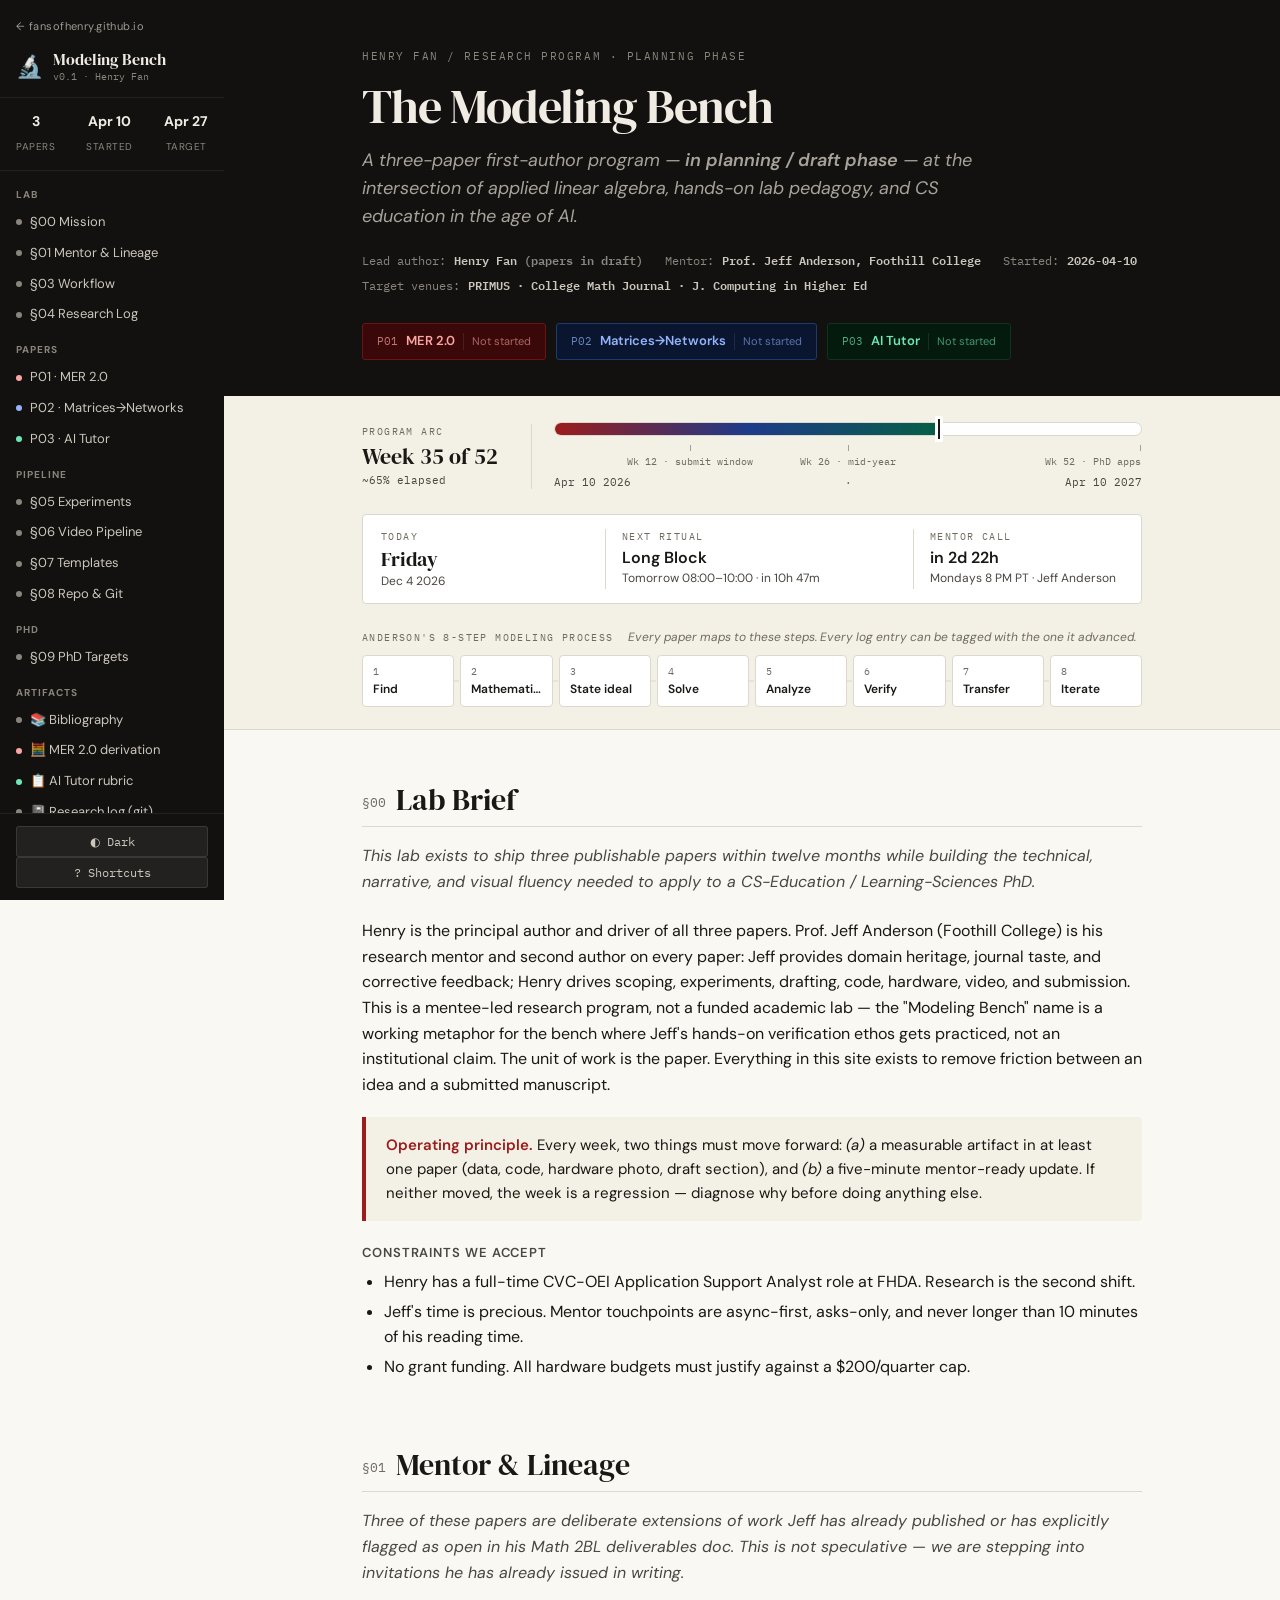
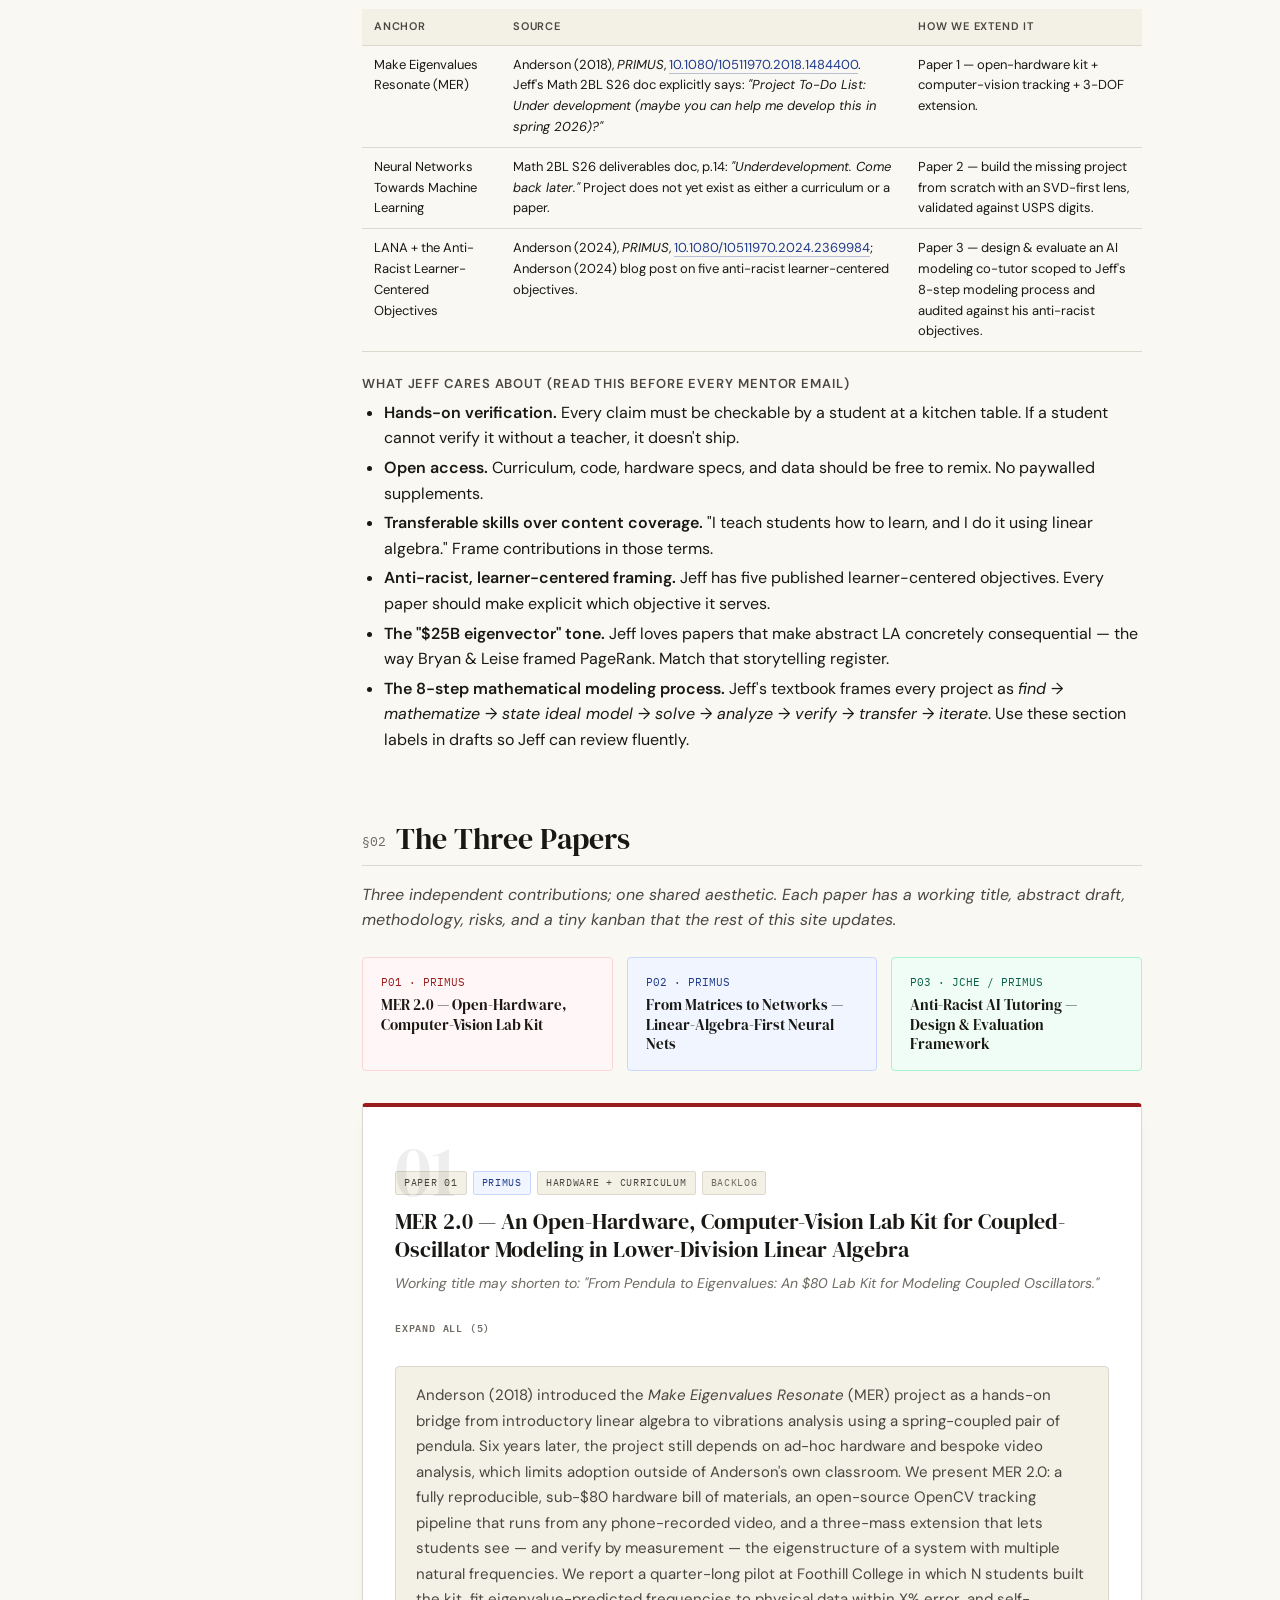
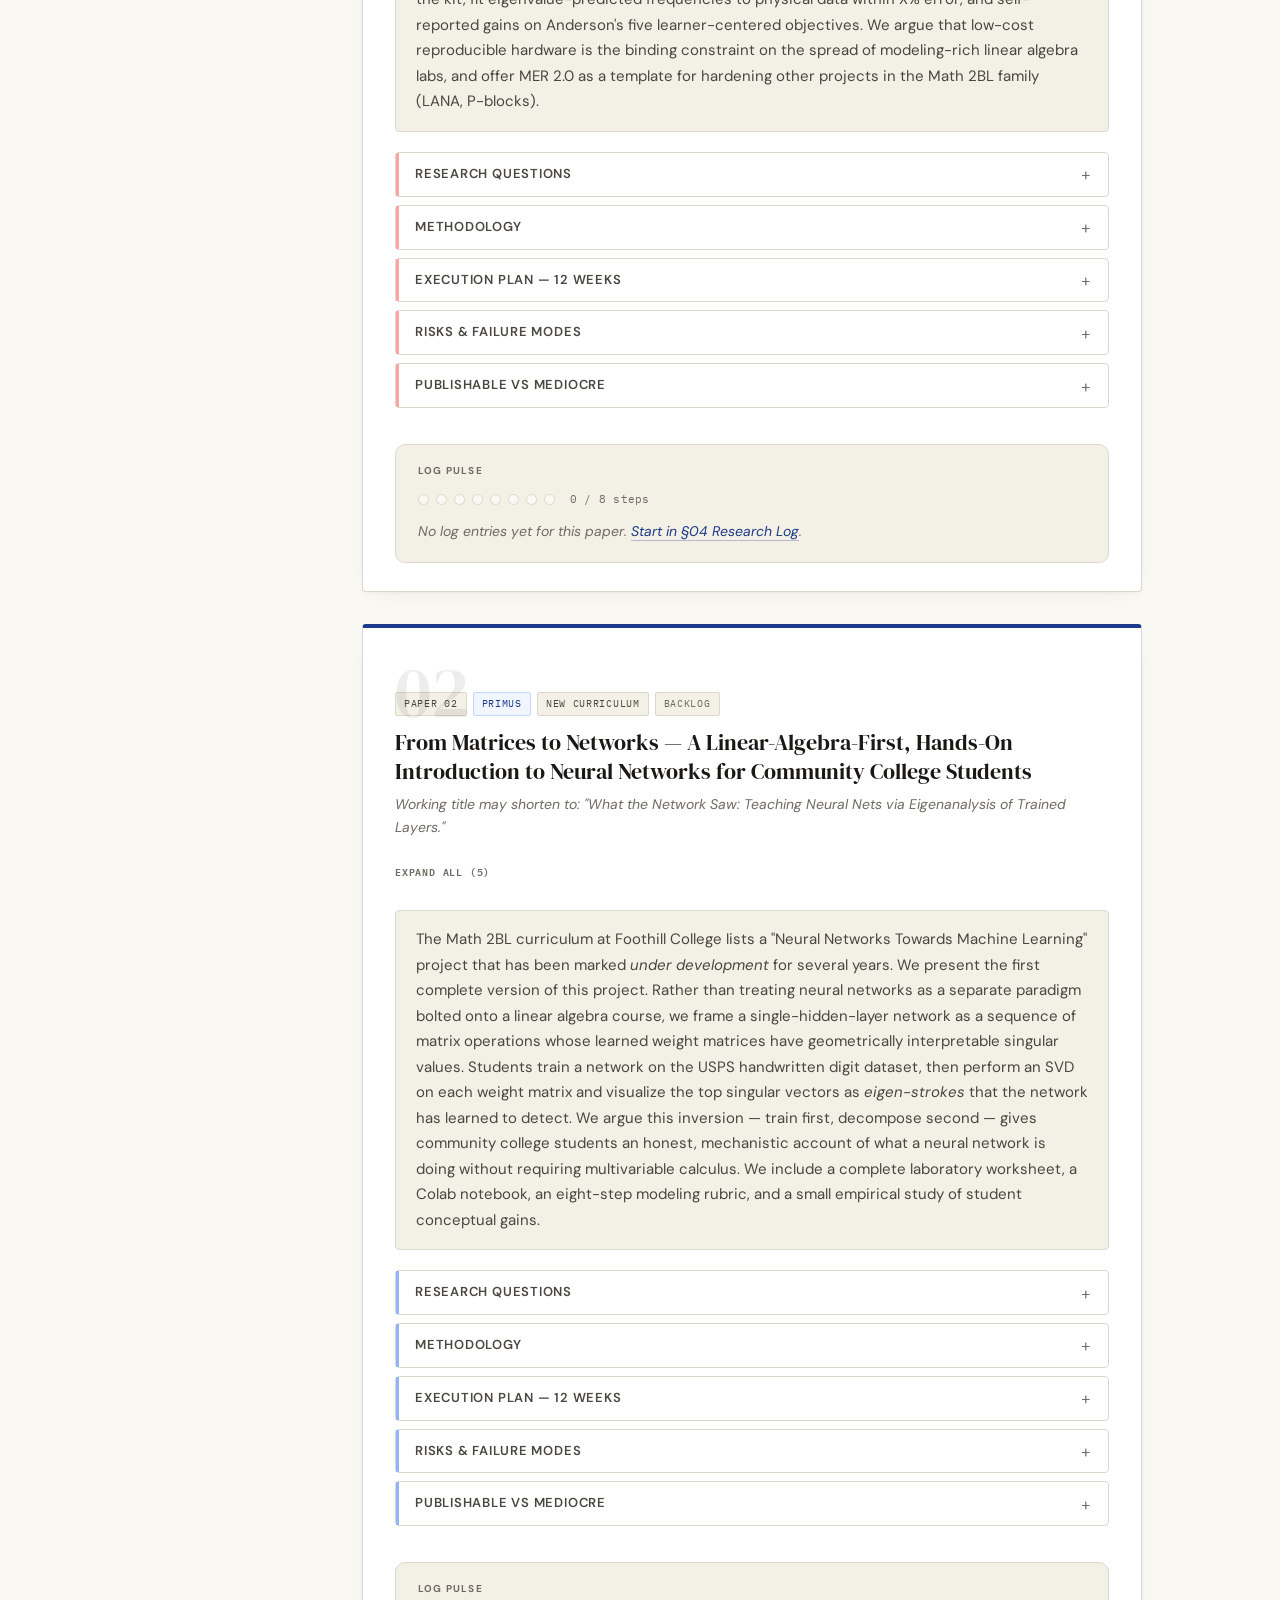
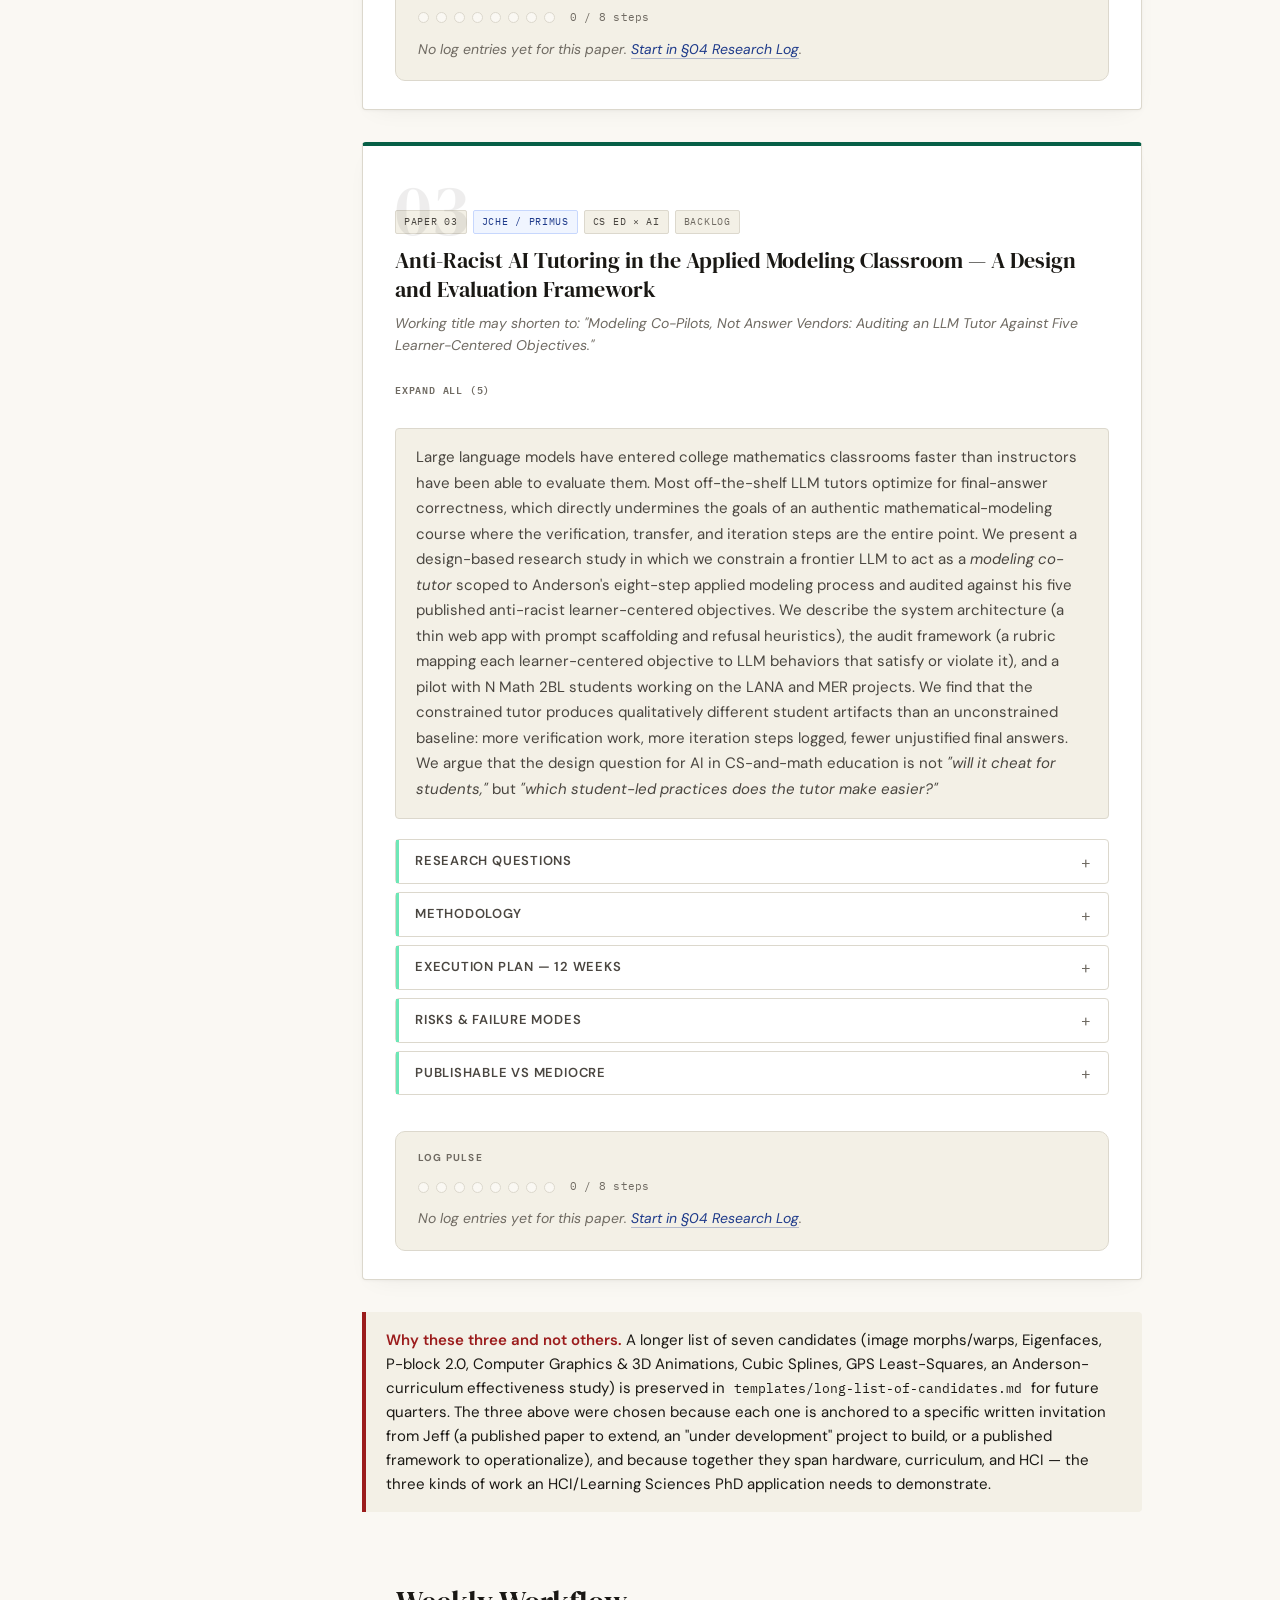
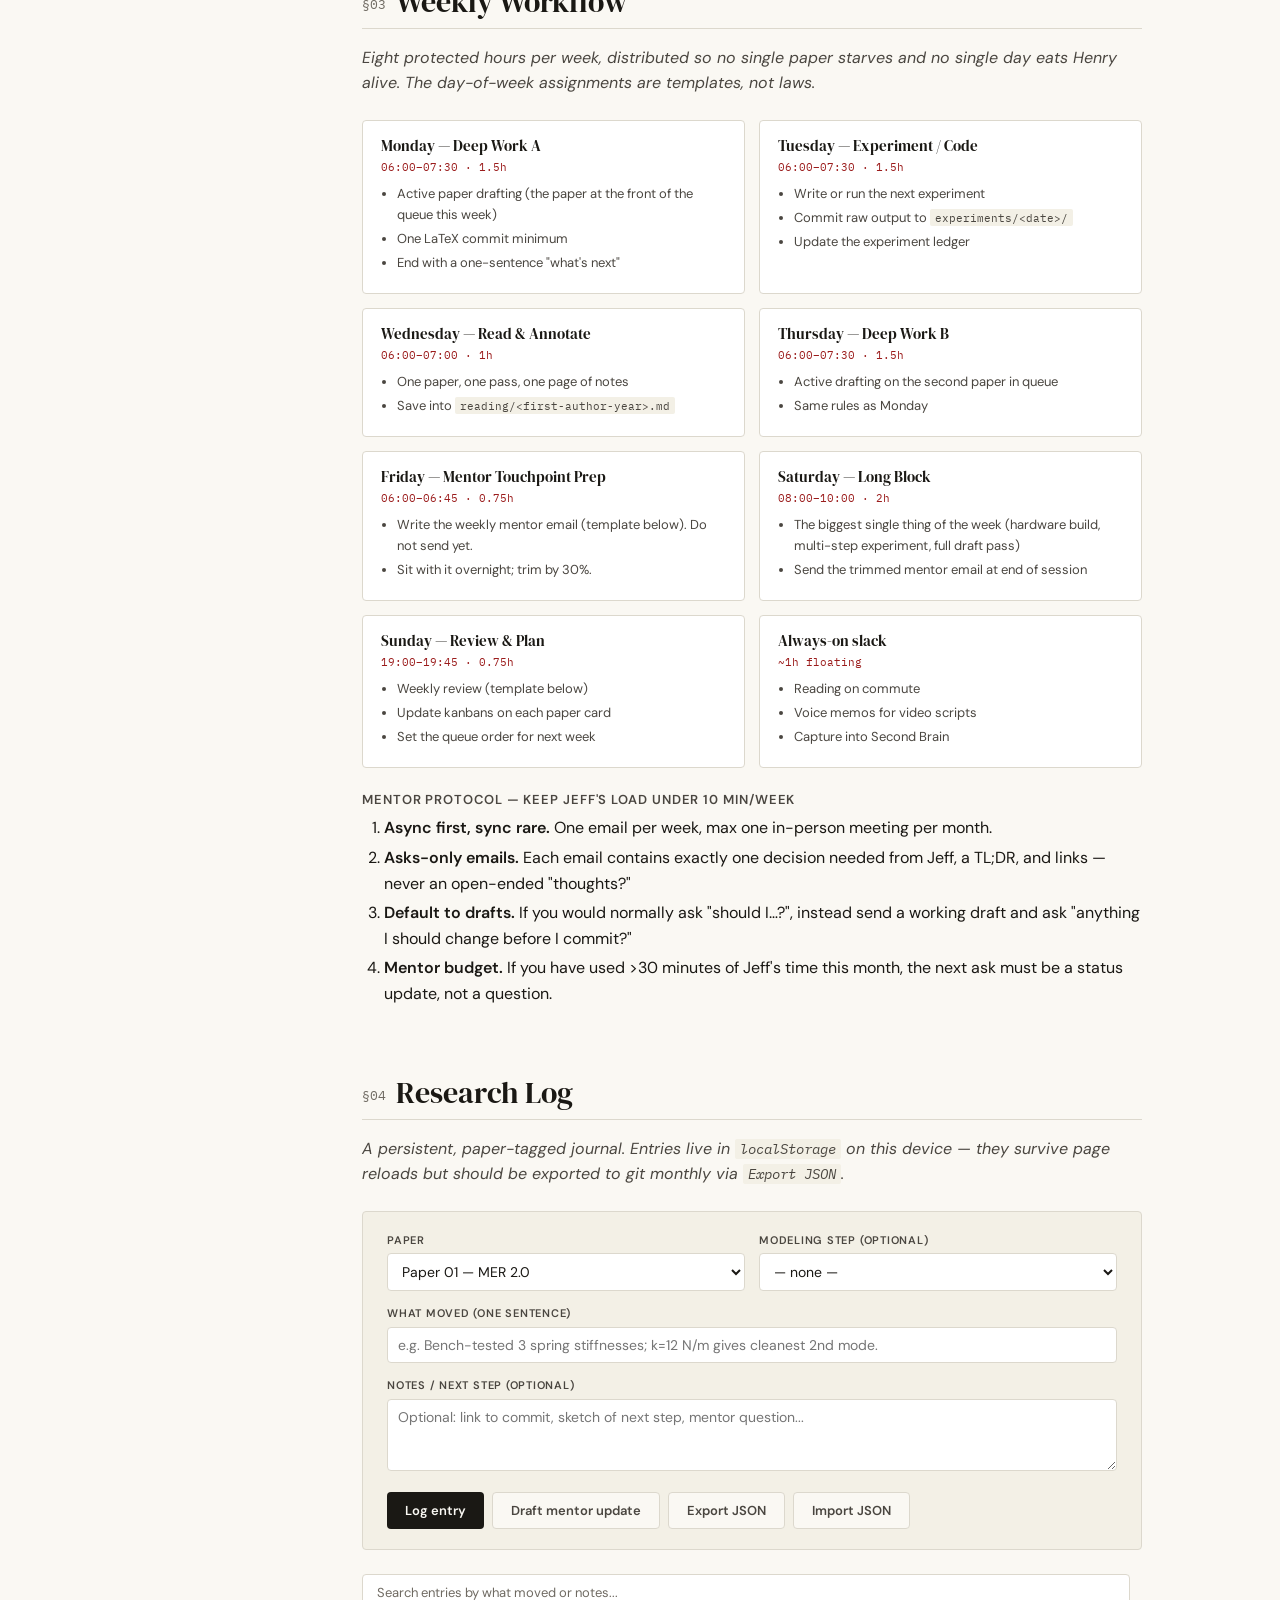
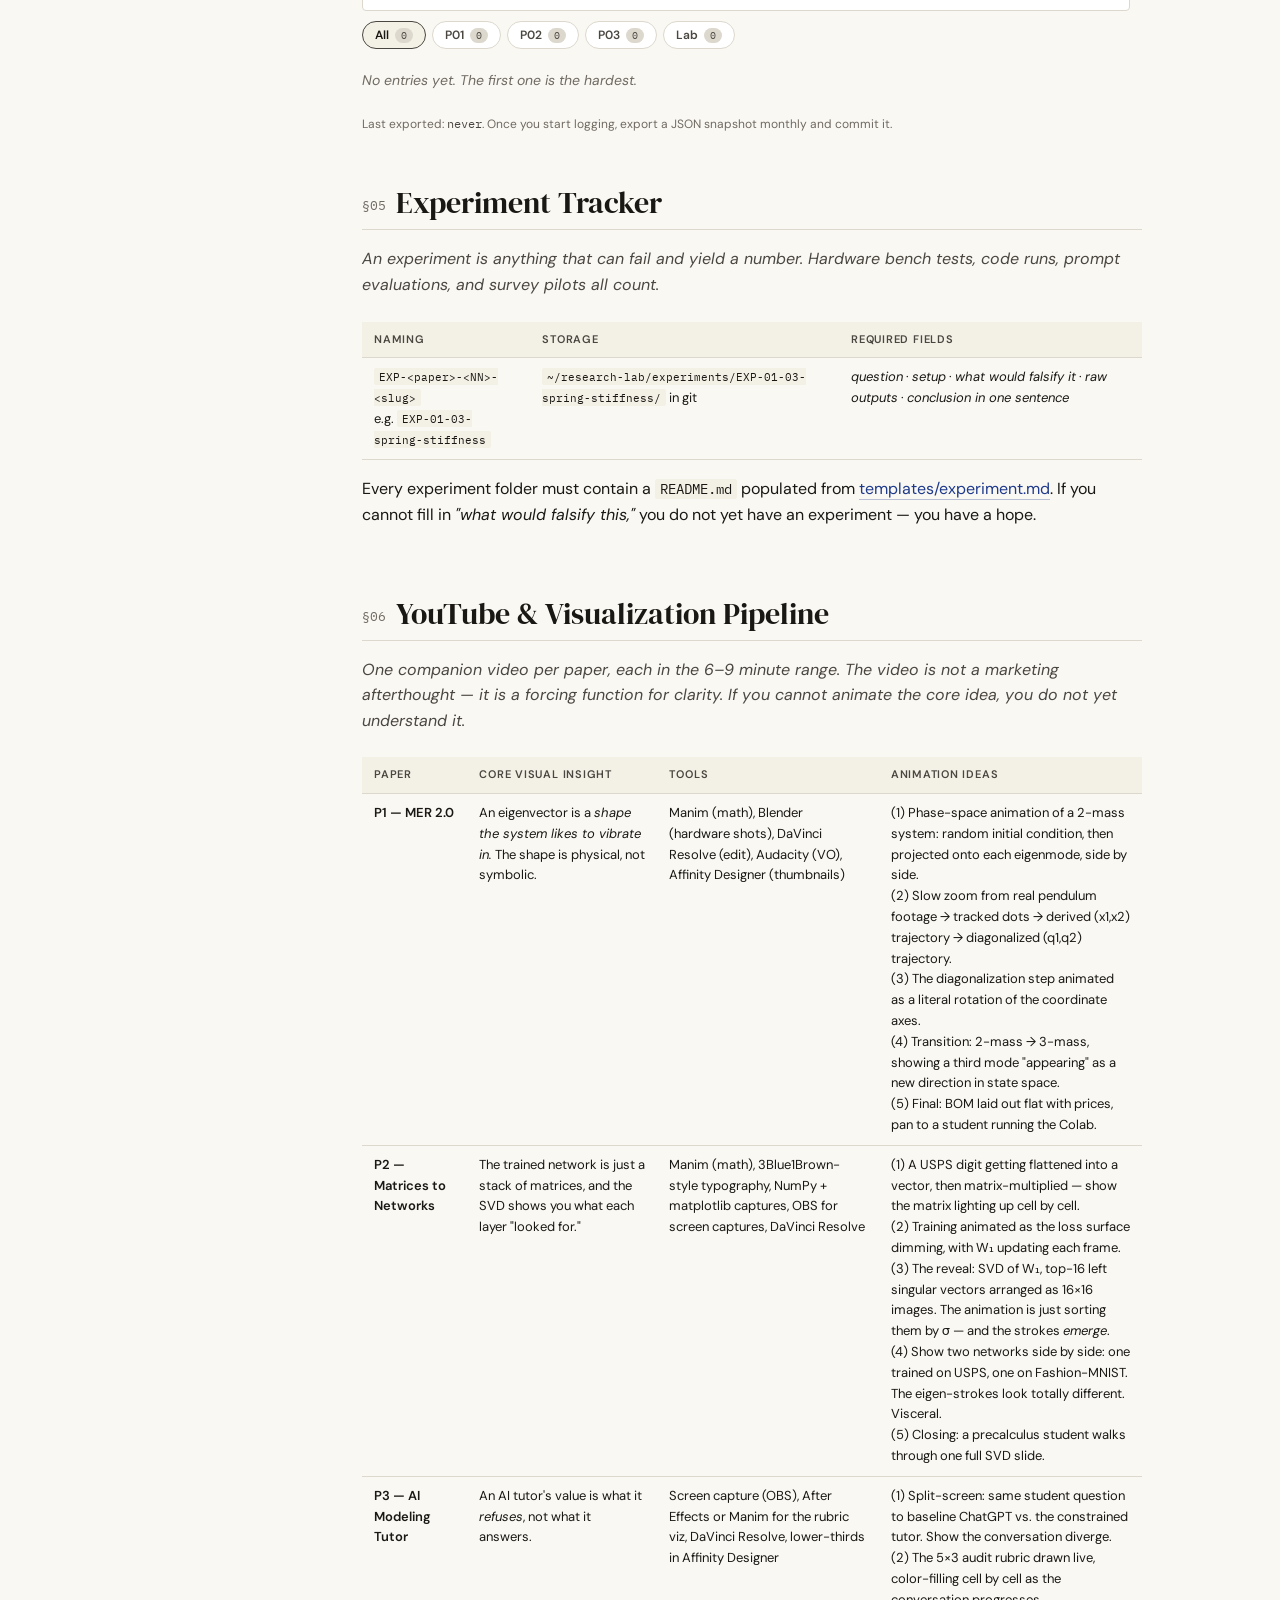
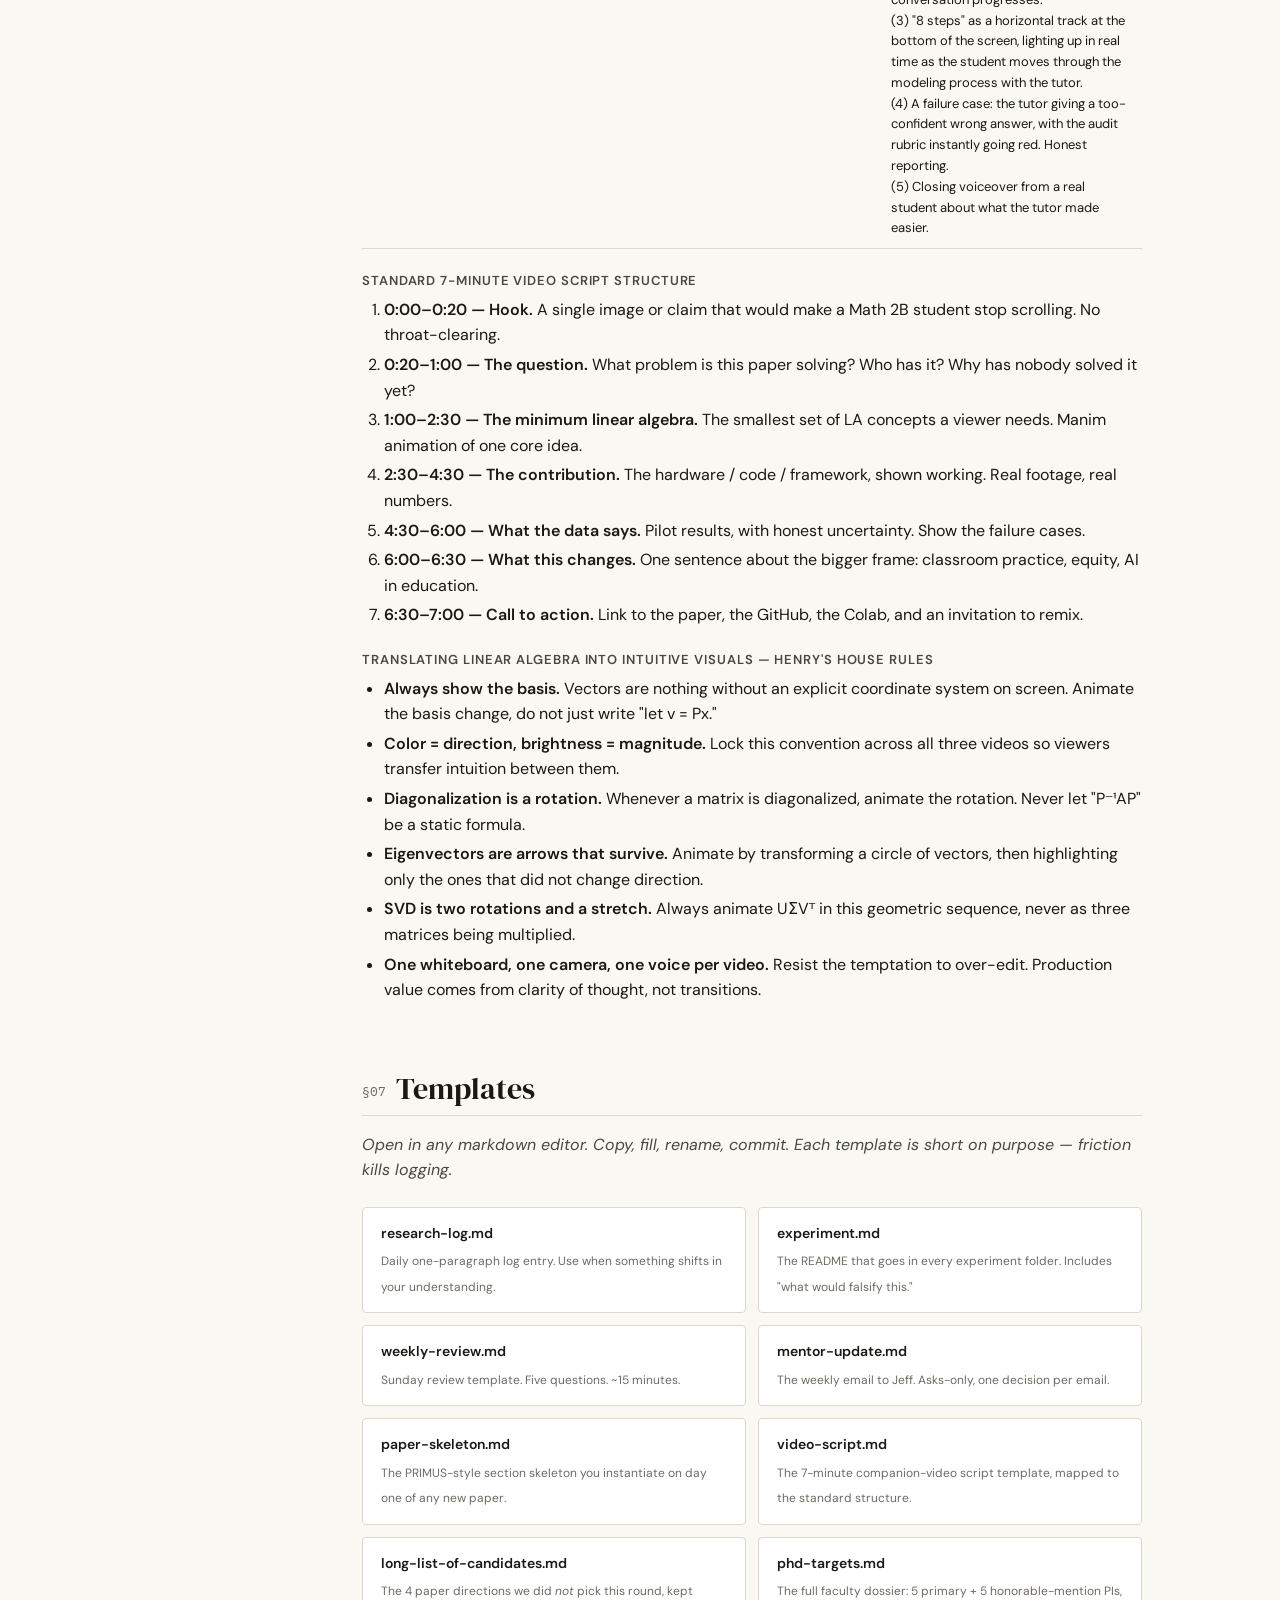
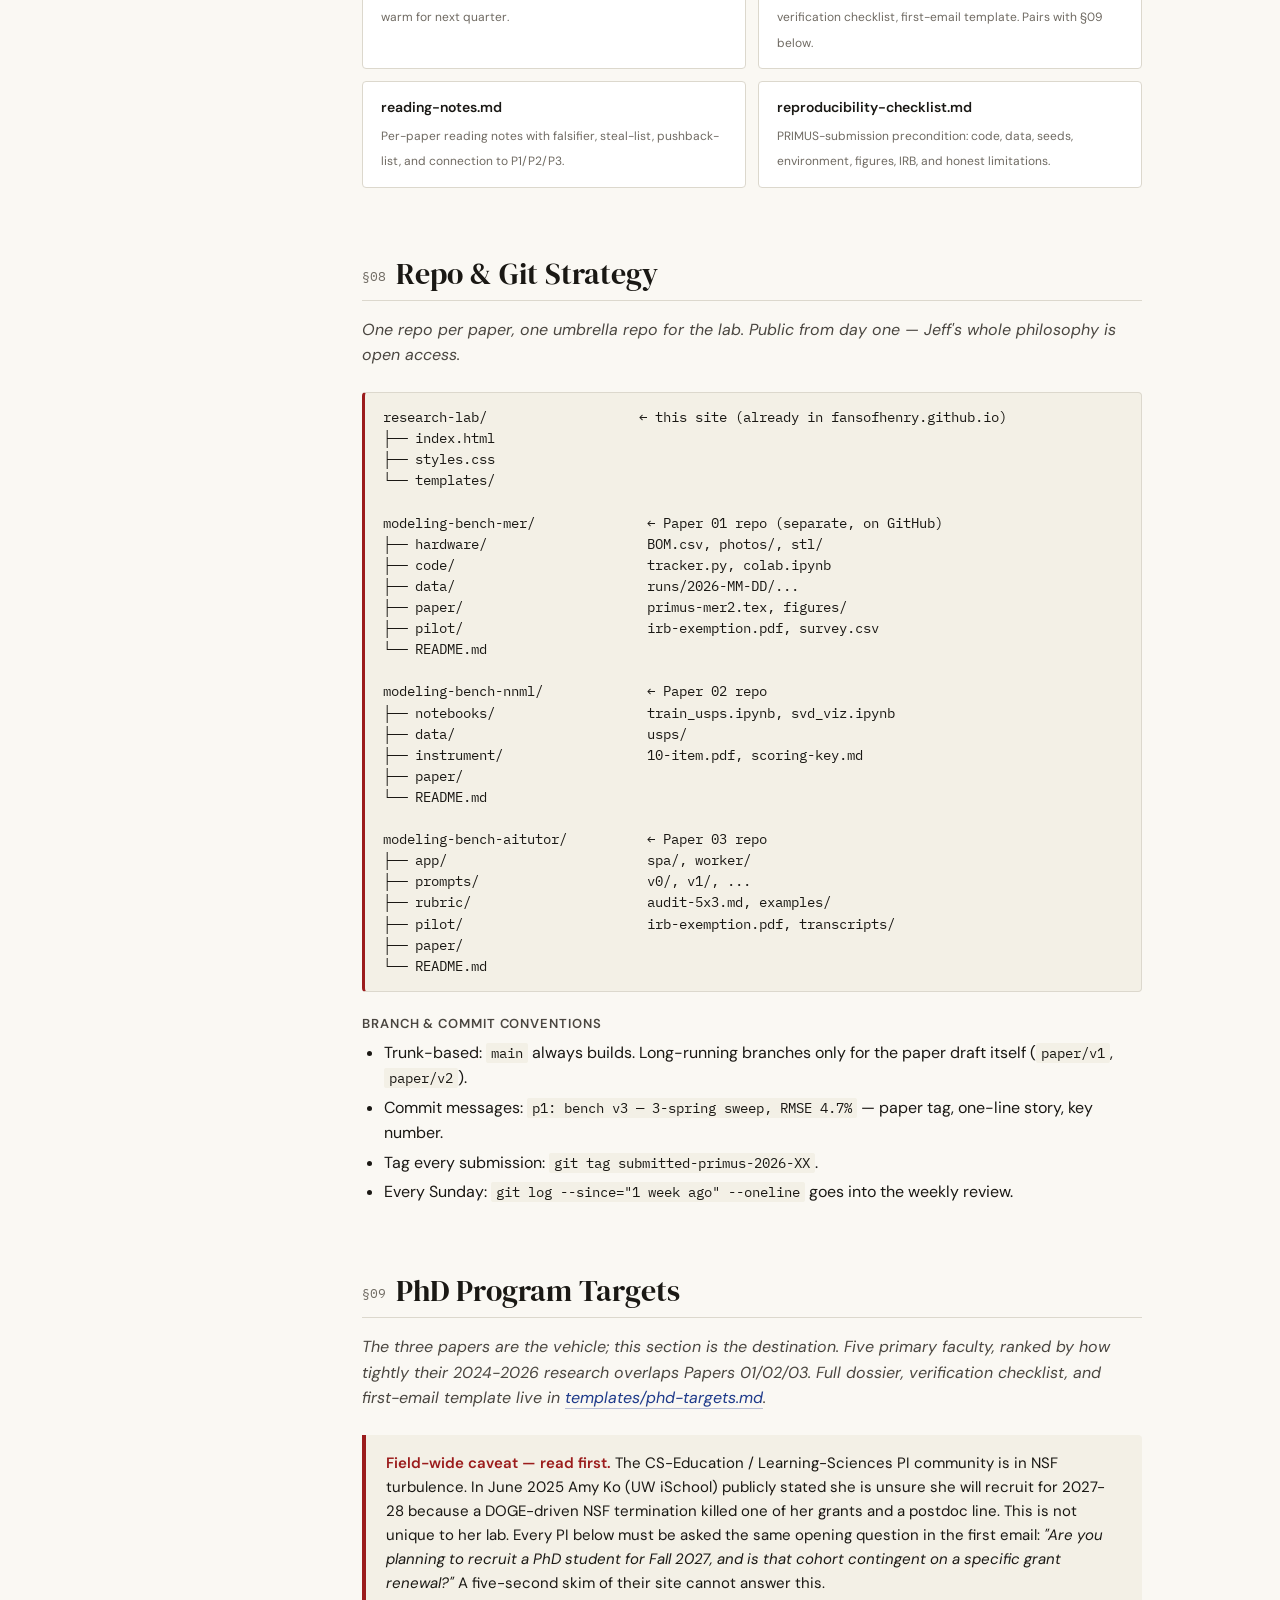
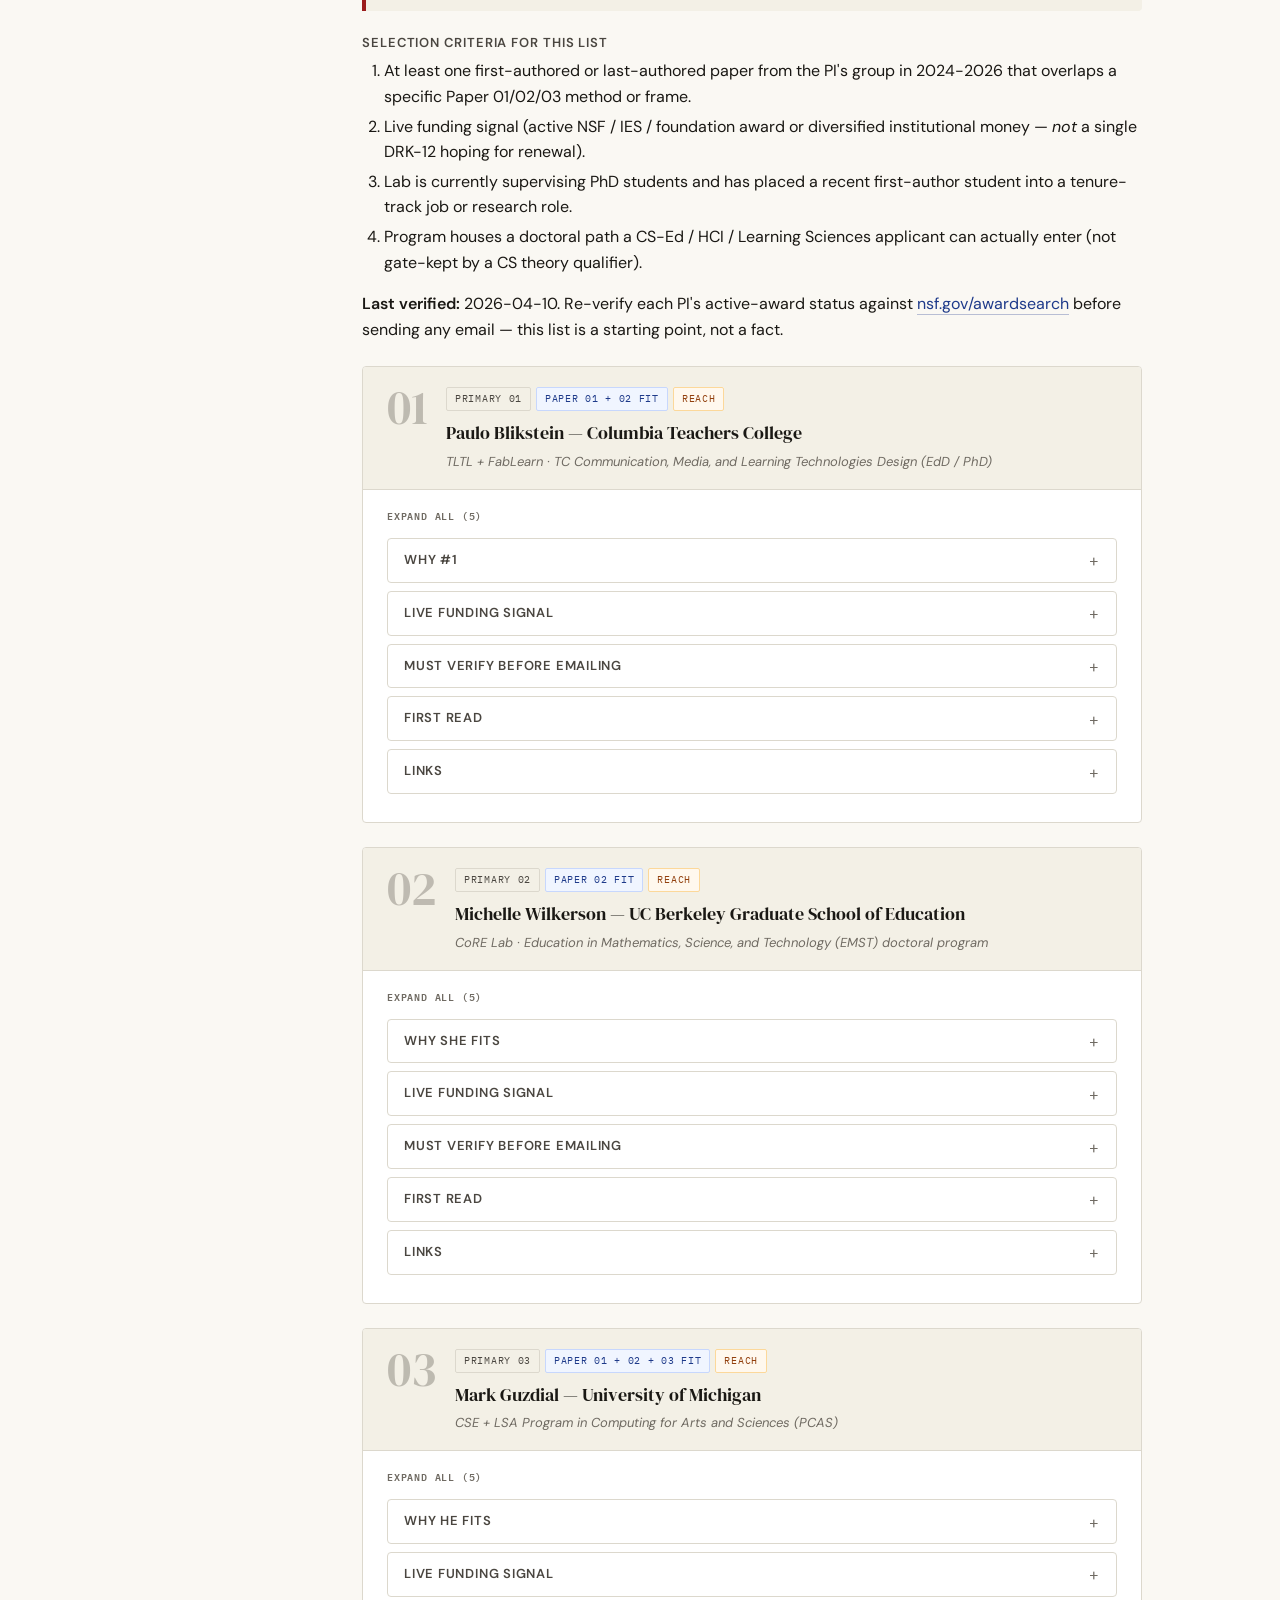
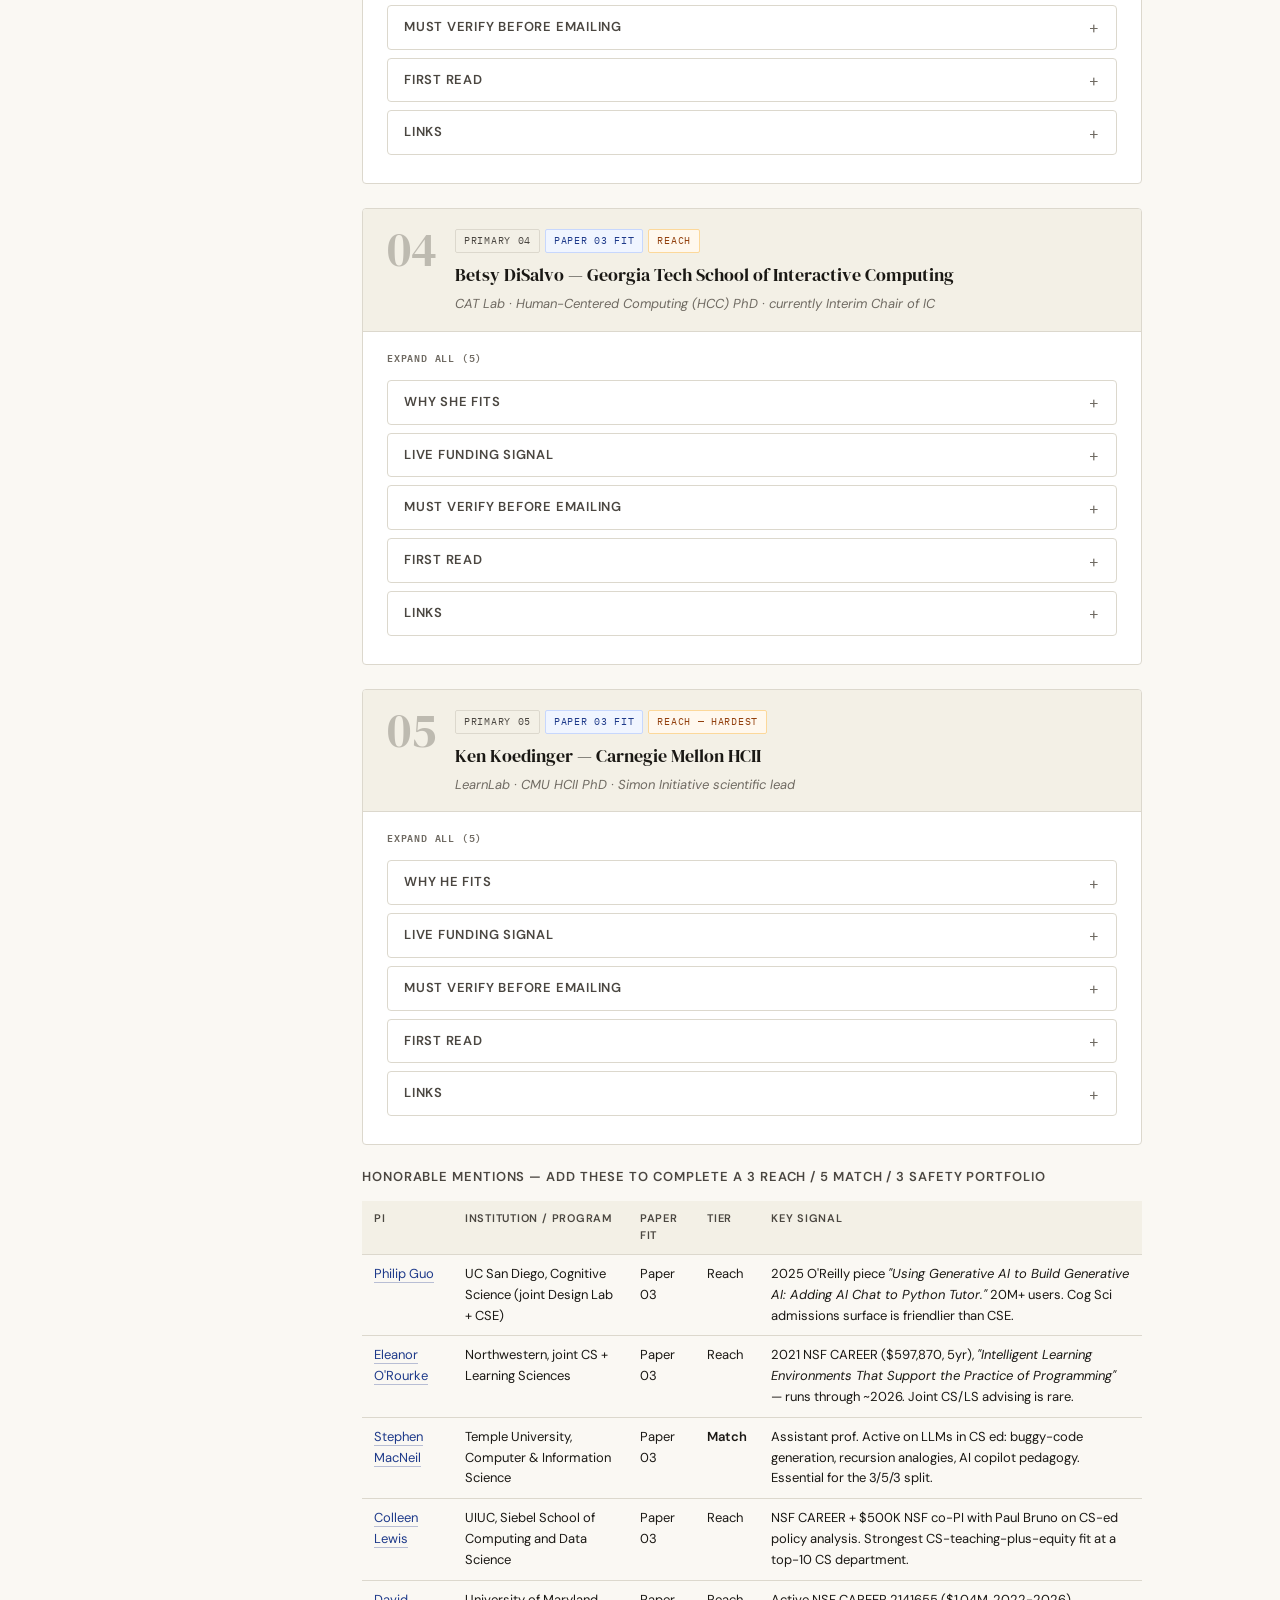
<file: research-lab/index.html>
<!doctype html>
<html lang="en">
<head>
<meta charset="utf-8" />
<meta name="viewport" content="width=device-width,initial-scale=1" />
<meta name="color-scheme" content="light dark" />
<meta name="theme-color" content="#faf8f3" media="(prefers-color-scheme: light)" />
<meta name="theme-color" content="#131110" media="(prefers-color-scheme: dark)" />
<title>The Modeling Bench — Henry Fan's research program</title>
<meta name="description" content="The working hub for Henry Fan's three-paper research program, mentored by Prof. Jeff Anderson (Foothill College): open-hardware lab kits, linear-algebra-first neural nets, and anti-racist AI tutoring. All three papers are in draft / planning phase." />

<!-- Open Graph / LinkedIn / Slack preview -->
<meta property="og:type" content="website" />
<meta property="og:site_name" content="The Modeling Bench" />
<meta property="og:title" content="The Modeling Bench — Henry Fan's research program" />
<meta property="og:description" content="Henry Fan's planning-phase research program, mentored by Prof. Jeff Anderson (Foothill College): open-hardware lab kits, linear-algebra-first neural nets, and an anti-racist AI tutoring framework. All three papers are in draft / design stage." />
<meta property="og:url" content="https://fansofhenry.github.io/research-lab/" />

<!-- Twitter / X card -->
<meta name="twitter:card" content="summary" />
<meta name="twitter:title" content="The Modeling Bench — Henry Fan Research Lab" />
<meta name="twitter:description" content="Three first-author papers at the intersection of applied linear algebra, hands-on lab pedagogy, and CS education. Mentor: Prof. Jeff Anderson." />

<link rel="canonical" href="https://fansofhenry.github.io/research-lab/" />
<link rel="icon" href="data:image/svg+xml,<svg xmlns='http://www.w3.org/2000/svg' viewBox='0 0 100 100'><text y='.9em' font-size='90'>🔬</text></svg>" />

<!-- Set theme before first paint so dark-mode users don't see a light-mode flash. -->
<script>
(function () {
  try {
    var stored = localStorage.getItem('lab-theme');
    var prefersDark = window.matchMedia && window.matchMedia('(prefers-color-scheme: dark)').matches;
    var theme = stored || (prefersDark ? 'dark' : 'light');
    document.documentElement.setAttribute('data-theme', theme);
  } catch (_) {
    document.documentElement.setAttribute('data-theme', 'light');
  }
})();
</script>

<link rel="preconnect" href="https://fonts.googleapis.com" />
<link rel="preconnect" href="https://fonts.gstatic.com" crossorigin />
<link href="https://fonts.googleapis.com/css2?family=DM+Serif+Display&family=DM+Sans:wght@400;600;700&family=IBM+Plex+Mono:wght@400;600&display=swap" rel="stylesheet" />
<link rel="stylesheet" href="styles.css" />

<!-- Structured data: the research program + its three papers.
     Makes the lab legible to Google, Scholar crawlers, citation
     graph tools, and any PhD-application signal-scanner that looks
     for schema.org ResearchProject / CreativeWork markup. -->
<script type="application/ld+json">
{
  "@context": "https://schema.org",
  "@type": "ResearchProject",
  "name": "The Modeling Bench",
  "description": "A three-paper first-author research program, in planning / draft stage, at the intersection of applied linear algebra, hands-on lab pedagogy, and CS education in the age of AI. A mentee-led program — not a funded lab.",
  "url": "https://fansofhenry.github.io/research-lab/",
  "startDate": "2026-04-10",
  "inLanguage": "en",
  "member": [
    {
      "@type": "Person",
      "name": "Henry Fan",
      "jobTitle": "Lead author (papers in draft)",
      "url": "https://fansofhenry.github.io/",
      "sameAs": "https://github.com/fansofhenry"
    },
    {
      "@type": "Person",
      "name": "Jeff Anderson",
      "jobTitle": "Research mentor and second author",
      "affiliation": {
        "@type": "CollegeOrUniversity",
        "name": "Foothill College"
      }
    }
  ],
  "about": [
    "Applied linear algebra",
    "Mathematical modeling pedagogy",
    "Hands-on laboratory curriculum",
    "AI tutoring in mathematics education",
    "Anti-racist learner-centered objectives"
  ],
  "hasPart": [
    {
      "@type": "CreativeWork",
      "name": "MER 2.0 — Open-Hardware, Computer-Vision Lab Kit for Coupled-Oscillator Modeling in Lower-Division Linear Algebra",
      "description": "Paper 01. A reproducible sub-$80 hardware kit and OpenCV tracking pipeline that extends Anderson (2018) 'Make Eigenvalues Resonate' to a three-mass case, piloted in Math 2BL at Foothill College. Target venue: PRIMUS.",
      "url": "https://fansofhenry.github.io/research-lab/#paper-01",
      "author": [
        { "@type": "Person", "name": "Henry Fan" },
        { "@type": "Person", "name": "Jeff Anderson" }
      ],
      "creativeWorkStatus": "Draft"
    },
    {
      "@type": "CreativeWork",
      "name": "From Matrices to Networks — A Linear-Algebra-First, Hands-On Introduction to Neural Networks for Community College Students",
      "description": "Paper 02. A train-then-decompose introduction to neural networks using SVD of a single-hidden-layer network's weight matrices, designed for precalculus-only linear algebra students. Target venue: PRIMUS.",
      "url": "https://fansofhenry.github.io/research-lab/#paper-02",
      "author": [
        { "@type": "Person", "name": "Henry Fan" },
        { "@type": "Person", "name": "Jeff Anderson" }
      ],
      "creativeWorkStatus": "Draft"
    },
    {
      "@type": "CreativeWork",
      "name": "Anti-Racist AI Tutoring in the Applied Modeling Classroom — A Design and Evaluation Framework",
      "description": "Paper 03. A design-based research study of a scoped LLM modeling co-tutor audited against Anderson's five anti-racist learner-centered objectives and his eight-step modeling process. Target venue: J. Computing in Higher Ed / PRIMUS.",
      "url": "https://fansofhenry.github.io/research-lab/#paper-03",
      "author": [
        { "@type": "Person", "name": "Henry Fan" },
        { "@type": "Person", "name": "Jeff Anderson" }
      ],
      "creativeWorkStatus": "Draft"
    }
  ],
  "citation": [
    {
      "@type": "ScholarlyArticle",
      "name": "Make Eigenvalues Resonate: A Coupled Oscillator Project for Lower-Division Linear Algebra",
      "author": { "@type": "Person", "name": "Jeff Anderson" },
      "datePublished": "2018",
      "isPartOf": { "@type": "Periodical", "name": "PRIMUS" },
      "identifier": "10.1080/10511970.2018.1484400"
    },
    {
      "@type": "ScholarlyArticle",
      "name": "Five Anti-Racist Learner-Centered Objectives for the Applied Mathematics Classroom",
      "author": { "@type": "Person", "name": "Jeff Anderson" },
      "datePublished": "2024",
      "isPartOf": { "@type": "Periodical", "name": "PRIMUS" },
      "identifier": "10.1080/10511970.2024.2369984"
    }
  ]
}
</script>
</head>
<body class="layout">

<a class="skip-link" href="#main-content">Skip to main content</a>

<!-- TOPBAR (mobile only) -->
<div class="topbar">
  <a href="/" class="topbar-back">← Home</a>
  <span><span aria-hidden="true">🔬</span> Modeling Bench</span>
  <button id="menuBtn" type="button" aria-label="Open navigation" aria-controls="sidebar" aria-expanded="false">
    <span aria-hidden="true">☰</span>
  </button>
</div>
<div class="mobile-overlay" id="overlay"></div>

<!-- SIDEBAR -->
<aside class="sidebar" id="sidebar" aria-label="Lab navigation">
  <div class="sb-head">
    <a href="/" class="sb-back">← fansofhenry.github.io</a>
    <div class="sb-brand">
      <span class="sb-icon" aria-hidden="true">🔬</span>
      <div>
        <div class="sb-name">Modeling Bench</div>
        <div class="sb-ver">v0.1 · Henry Fan</div>
      </div>
    </div>
  </div>
  <div class="sb-stats">
    <div class="sb-stat"><strong>3</strong><span>Papers</span></div>
    <div class="sb-stat"><strong>Apr 10</strong><span>Started</span></div>
    <div class="sb-stat"><strong>Apr 27</strong><span>Target</span></div>
  </div>
  <nav class="sb-nav" aria-label="Section links">
    <div class="sb-group">
      <div class="sb-group-label">Lab</div>
      <a href="#mission"  class="sb-link"><span class="sb-dot"></span>§00 Mission</a>
      <a href="#mentor"   class="sb-link"><span class="sb-dot"></span>§01 Mentor &amp; Lineage</a>
      <a href="#workflow" class="sb-link"><span class="sb-dot"></span>§03 Workflow</a>
      <a href="#log"      class="sb-link"><span class="sb-dot"></span>§04 Research Log</a>
    </div>
    <div class="sb-group">
      <div class="sb-group-label">Papers</div>
      <a href="#paper-01" class="sb-link p1"><span class="sb-dot"></span>P01 · MER 2.0</a>
      <a href="#paper-02" class="sb-link p2"><span class="sb-dot"></span>P02 · Matrices→Networks</a>
      <a href="#paper-03" class="sb-link p3"><span class="sb-dot"></span>P03 · AI Tutor</a>
    </div>
    <div class="sb-group">
      <div class="sb-group-label">Pipeline</div>
      <a href="#experiments" class="sb-link"><span class="sb-dot"></span>§05 Experiments</a>
      <a href="#video"       class="sb-link"><span class="sb-dot"></span>§06 Video Pipeline</a>
      <a href="#templates"   class="sb-link"><span class="sb-dot"></span>§07 Templates</a>
      <a href="#repo"        class="sb-link"><span class="sb-dot"></span>§08 Repo &amp; Git</a>
    </div>
    <div class="sb-group">
      <div class="sb-group-label">PhD</div>
      <a href="#targets" class="sb-link"><span class="sb-dot"></span>§09 PhD Targets</a>
    </div>
    <div class="sb-group">
      <div class="sb-group-label">Artifacts</div>
      <a href="/research-lab/bibliography.html" class="sb-link"><span class="sb-dot"></span>📚 Bibliography</a>
      <a href="/research-lab/derivations/mer-2-0.html" class="sb-link p1"><span class="sb-dot"></span>🧮 MER 2.0 derivation</a>
      <a href="/research-lab/rubrics/ai-tutor-audit.html" class="sb-link p3"><span class="sb-dot"></span>📋 AI Tutor rubric</a>
      <a href="/research-lab/log/" class="sb-link"><span class="sb-dot"></span>📓 Research log (git)</a>
    </div>
    <div class="sb-group">
      <div class="sb-group-label">Elsewhere</div>
      <a href="/" class="sb-link"><span class="sb-dot"></span>← fansofhenry.github.io</a>
      <a href="/about.html" class="sb-link"><span class="sb-dot"></span>👤 About</a>
      <a href="/focus.html" class="sb-link"><span class="sb-dot"></span>🎯 Focus</a>
      <a href="/projects.html" class="sb-link"><span class="sb-dot"></span>🚀 Projects</a>
    </div>
  </nav>
  <div class="sb-foot">
    <button class="theme-btn" id="themeBtn" type="button" aria-label="Toggle dark mode">
      <span aria-hidden="true">◐</span>
      <span id="themeBtnLabel">Dark</span>
    </button>
    <button class="theme-btn" id="helpBtn" type="button" aria-label="Keyboard shortcuts (press ? anywhere)">
      <span aria-hidden="true">?</span>
      <span>Shortcuts</span>
    </button>
  </div>
</aside>

<!-- MAIN PANE -->
<div class="main">

  <main class="main-content" id="main-content" tabindex="-1">

    <!-- MASTHEAD (inside <main> so the H1 lives in the main landmark) -->
    <header class="mast">
      <div class="content">
        <div class="mast-eyebrow">HENRY FAN / RESEARCH PROGRAM · PLANNING PHASE</div>
        <h1>The Modeling Bench</h1>
        <p class="mast-sub">A three-paper first-author program — <strong>in planning / draft phase</strong> — at the intersection of applied linear algebra, hands-on lab pedagogy, and CS education in the age of AI.</p>
        <dl class="mast-meta">
          <div><dt>Lead author</dt><dd>Henry Fan <span style="opacity:.65">(papers in draft)</span></dd></div>
          <div><dt>Mentor</dt><dd>Prof. Jeff Anderson, Foothill College</dd></div>
          <div><dt>Started</dt><dd><time datetime="2026-04-10">2026-04-10</time></dd></div>
          <div><dt>Target venues</dt><dd>PRIMUS · College Math Journal · J. Computing in Higher Ed</dd></div>
        </dl>
        <div class="paper-pills" aria-label="Papers in progress">
          <a href="#paper-01" class="ppill p1">
            <span class="ppill-num">P01</span>
            <span class="ppill-name">MER 2.0</span>
            <span class="ppill-stage">Backlog</span>
          </a>
          <a href="#paper-02" class="ppill p2">
            <span class="ppill-num">P02</span>
            <span class="ppill-name">Matrices→Networks</span>
            <span class="ppill-stage">Backlog</span>
          </a>
          <a href="#paper-03" class="ppill p3">
            <span class="ppill-num">P03</span>
            <span class="ppill-name">AI Tutor</span>
            <span class="ppill-stage">Backlog</span>
          </a>
        </div>
      </div>
    </header>

    <!-- ============================================================
         PROGRAM ARC — a live, JS-computed 52-week bar + Anderson's
         8-step modeling legend. The arc moves itself on every page
         load so the site demonstrates currency, not just lists it.
         ============================================================ -->
    <section class="arc-section" aria-labelledby="arc-heading">
      <div class="content">
        <h2 id="arc-heading" class="visually-hidden">Twelve-month program arc</h2>

        <div class="arc-row">
          <div class="arc-label-col">
            <div class="arc-eyebrow">Program Arc</div>
            <div class="arc-week" id="arc-week-label">Week 1 of 52</div>
            <div class="arc-pct" id="arc-pct-label">~2% elapsed</div>
          </div>
          <div class="arc-track-col">
            <div class="arc-track"
                 id="arc-track"
                 role="progressbar"
                 aria-label="Twelve-month program arc"
                 aria-valuemin="0"
                 aria-valuemax="52"
                 aria-valuenow="1">
              <div class="arc-fill" id="arc-fill"></div>
              <div class="arc-cursor" id="arc-cursor" aria-hidden="true"></div>
              <span class="arc-ms arc-ms-12" aria-hidden="true"><i></i>Wk 12 · submit window</span>
              <span class="arc-ms arc-ms-26" aria-hidden="true"><i></i>Wk 26 · mid-year</span>
              <span class="arc-ms arc-ms-52" aria-hidden="true"><i></i>Wk 52 · PhD apps</span>
            </div>
            <div class="arc-dates">
              <time datetime="2026-04-10">Apr 10 2026</time>
              <span aria-hidden="true">·</span>
              <time datetime="2027-04-10">Apr 10 2027</time>
            </div>
          </div>
        </div>

        <!-- Today strip — live weekday + active/next §03 Workflow ritual
             + next Monday 8 PM PT mentor call countdown. Populated by JS
             on load and on visibilitychange so a tab left open overnight
             doesn't lie about which day it is. -->
        <div class="today-strip" id="today-strip" aria-live="polite">
          <div class="today-cell today-date-cell">
            <div class="today-eyebrow">Today</div>
            <div class="today-day" data-today-day>—</div>
            <div class="today-sub" data-today-date>—</div>
          </div>
          <div class="today-cell today-ritual-cell">
            <div class="today-eyebrow" data-ritual-label>Next ritual</div>
            <div class="today-ritual-name" data-ritual-name>—</div>
            <div class="today-sub" data-ritual-when>—</div>
          </div>
          <div class="today-cell today-mentor-cell">
            <div class="today-eyebrow">Mentor call</div>
            <div class="today-ritual-name" data-mentor-count>—</div>
            <div class="today-sub">Mondays 8 PM PT · Jeff Anderson</div>
          </div>
        </div>

        <!-- Anderson's 8-step modeling process.
             This is the vocabulary Jeff uses to review every draft. The
             site displays it once as a legend so mentor emails and the
             research log can reference step numbers directly. -->
        <div class="eight-step" aria-labelledby="eight-step-label">
          <div class="eight-step-head">
            <div class="eight-step-eyebrow" id="eight-step-label">Anderson's 8-Step Modeling Process</div>
            <div class="eight-step-hint">Every paper maps to these steps. Every log entry can be tagged with the one it advanced.</div>
          </div>
          <ol class="eight-step-track">
            <li><span class="step-num">1</span><span class="step-name">Find</span></li>
            <li><span class="step-num">2</span><span class="step-name">Mathematize</span></li>
            <li><span class="step-num">3</span><span class="step-name">State ideal</span></li>
            <li><span class="step-num">4</span><span class="step-name">Solve</span></li>
            <li><span class="step-num">5</span><span class="step-name">Analyze</span></li>
            <li><span class="step-num">6</span><span class="step-name">Verify</span></li>
            <li><span class="step-num">7</span><span class="step-name">Transfer</span></li>
            <li><span class="step-num">8</span><span class="step-name">Iterate</span></li>
          </ol>
        </div>
      </div>
    </section>

    <div class="content">

    <!-- §00 MISSION -->
    <section id="mission">
      <h2><span class="num">§00</span>Lab Brief</h2>
      <p class="lede">This lab exists to ship three publishable papers within twelve months while building the technical, narrative, and visual fluency needed to apply to a CS-Education / Learning-Sciences PhD.</p>

      <p>Henry is the principal author and driver of all three papers. Prof. Jeff Anderson (Foothill College) is his research mentor and second author on every paper: Jeff provides domain heritage, journal taste, and corrective feedback; Henry drives scoping, experiments, drafting, code, hardware, video, and submission. This is a mentee-led research program, not a funded academic lab — the "Modeling Bench" name is a working metaphor for the bench where Jeff's hands-on verification ethos gets practiced, not an institutional claim. The unit of work is the paper. Everything in this site exists to remove friction between an idea and a submitted manuscript.</p>

      <div class="callout">
        <strong>Operating principle.</strong> Every week, two things must move forward: <em>(a)</em> a measurable artifact in at least one paper (data, code, hardware photo, draft section), and <em>(b)</em> a five-minute mentor-ready update. If neither moved, the week is a regression — diagnose why before doing anything else.
      </div>

      <h4>Constraints we accept</h4>
      <ul>
        <li>Henry has a full-time CVC-OEI Application Support Analyst role at FHDA. Research is the second shift.</li>
        <li>Jeff's time is precious. Mentor touchpoints are async-first, asks-only, and never longer than 10 minutes of his reading time.</li>
        <li>No grant funding. All hardware budgets must justify against a $200/quarter cap.</li>
      </ul>
    </section>

    <!-- §01 MENTOR -->
    <section id="mentor">
      <h2><span class="num">§01</span>Mentor &amp; Lineage</h2>
      <p class="lede">Three of these papers are deliberate extensions of work Jeff has already published or has explicitly flagged as open in his Math 2BL deliverables doc. This is not speculative — we are stepping into invitations he has already issued in writing.</p>

      <table>
        <thead><tr><th>Anchor</th><th>Source</th><th>How we extend it</th></tr></thead>
        <tbody>
          <tr>
            <td>Make Eigenvalues Resonate (MER)</td>
            <td>Anderson (2018), <em>PRIMUS</em>, <a href="https://www.tandfonline.com/doi/full/10.1080/10511970.2018.1484400">10.1080/10511970.2018.1484400</a>. Jeff's Math 2BL S26 doc explicitly says: <em>"Project To-Do List: Under development (maybe you can help me develop this in spring 2026)?"</em></td>
            <td>Paper 1 — open-hardware kit + computer-vision tracking + 3-DOF extension.</td>
          </tr>
          <tr>
            <td>Neural Networks Towards Machine Learning</td>
            <td>Math 2BL S26 deliverables doc, p.14: <em>"Underdevelopment. Come back later."</em> Project does not yet exist as either a curriculum or a paper.</td>
            <td>Paper 2 — build the missing project from scratch with an SVD-first lens, validated against USPS digits.</td>
          </tr>
          <tr>
            <td>LANA + the Anti-Racist Learner-Centered Objectives</td>
            <td>Anderson (2024), <em>PRIMUS</em>, <a href="https://doi.org/10.1080/10511970.2024.2369984">10.1080/10511970.2024.2369984</a>; Anderson (2024) blog post on five anti-racist learner-centered objectives.</td>
            <td>Paper 3 — design &amp; evaluate an AI modeling co-tutor scoped to Jeff's 8-step modeling process and audited against his anti-racist objectives.</td>
          </tr>
        </tbody>
      </table>

      <h4>What Jeff cares about (read this before every mentor email)</h4>
      <ul>
        <li><strong>Hands-on verification.</strong> Every claim must be checkable by a student at a kitchen table. If a student cannot verify it without a teacher, it doesn't ship.</li>
        <li><strong>Open access.</strong> Curriculum, code, hardware specs, and data should be free to remix. No paywalled supplements.</li>
        <li><strong>Transferable skills over content coverage.</strong> "I teach students how to learn, and I do it using linear algebra." Frame contributions in those terms.</li>
        <li><strong>Anti-racist, learner-centered framing.</strong> Jeff has five published learner-centered objectives. Every paper should make explicit which objective it serves.</li>
        <li><strong>The "$25B eigenvector" tone.</strong> Jeff loves papers that make abstract LA concretely consequential — the way Bryan &amp; Leise framed PageRank. Match that storytelling register.</li>
        <li><strong>The 8-step mathematical modeling process.</strong> Jeff's textbook frames every project as <em>find → mathematize → state ideal model → solve → analyze → verify → transfer → iterate</em>. Use these section labels in drafts so Jeff can review fluently.</li>
      </ul>
    </section>

    <!-- §02 PAPERS -->
    <section id="papers">
      <h2><span class="num">§02</span>The Three Papers</h2>
      <p class="lede">Three independent contributions; one shared aesthetic. Each paper has a working title, abstract draft, methodology, risks, and a tiny kanban that the rest of this site updates.</p>

      <div class="papers-intro-grid">
        <div class="papers-intro-card p1">
          <div class="pc-num">P01 · PRIMUS</div>
          <div class="pc-title">MER 2.0 — Open-Hardware, Computer-Vision Lab Kit</div>
        </div>
        <div class="papers-intro-card p2">
          <div class="pc-num">P02 · PRIMUS</div>
          <div class="pc-title">From Matrices to Networks — Linear-Algebra-First Neural Nets</div>
        </div>
        <div class="papers-intro-card p3">
          <div class="pc-num">P03 · JCHE / PRIMUS</div>
          <div class="pc-title">Anti-Racist AI Tutoring — Design &amp; Evaluation Framework</div>
        </div>
      </div>
    </section>

    <!-- PAPER 01 -->
    <article class="paper-card p1-card" id="paper-01">
      <div class="paper-head">
        <div class="paper-bignum">01</div>
        <div class="paper-tags">
          <span class="tag">Paper 01</span>
          <span class="tag venue">PRIMUS</span>
          <span class="tag">Hardware + Curriculum</span>
          <span class="tag status">Backlog</span>
        </div>
        <h3 class="paper-title">MER 2.0 — An Open-Hardware, Computer-Vision Lab Kit for Coupled-Oscillator Modeling in Lower-Division Linear Algebra</h3>
        <p class="paper-working">Working title may shorten to: <em>"From Pendula to Eigenvalues: An $80 Lab Kit for Modeling Coupled Oscillators."</em></p>
      </div>
      <div class="paper-body">
        <p class="paper-abstract">Anderson (2018) introduced the <em>Make Eigenvalues Resonate</em> (MER) project as a hands-on bridge from introductory linear algebra to vibrations analysis using a spring-coupled pair of pendula. Six years later, the project still depends on ad-hoc hardware and bespoke video analysis, which limits adoption outside of Anderson's own classroom. We present MER 2.0: a fully reproducible, sub-$80 hardware bill of materials, an open-source OpenCV tracking pipeline that runs from any phone-recorded video, and a three-mass extension that lets students see — and verify by measurement — the eigenstructure of a system with multiple natural frequencies. We report a quarter-long pilot at Foothill College in which N students built the kit, fit eigenvalue-predicted frequencies to physical data within X% error, and self-reported gains on Anderson's five learner-centered objectives. We argue that low-cost reproducible hardware is the binding constraint on the spread of modeling-rich linear algebra labs, and offer MER 2.0 as a template for hardening other projects in the Math 2BL family (LANA, P-blocks).</p>

        <details class="pd">
          <summary>Research Questions</summary>
          <div class="pd-body">
            <strong>RQ1.</strong> Can a sub-$80 BOM reproduce — within tolerable error — the same eigenvalue-vs-measurement comparisons that the original MER apparatus achieved?<br><br>
            <strong>RQ2.</strong> Does adding a third mass (and therefore a third visible eigenmode) qualitatively improve students' intuition that eigenvalues are physical things, not just symbols?<br><br>
            <strong>RQ3.</strong> What is the smallest hardware + software footprint that lets a community-college student verify their own model without a teacher present?
          </div>
        </details>

        <details class="pd">
          <summary>Methodology</summary>
          <div class="pd-body">
            <strong>Hybrid (engineering + classroom):</strong>
            <ol>
              <li>Design and bench-test a v2 hardware kit.</li>
              <li>Build the OpenCV pipeline as a single Python script + a Colab notebook with zero local install.</li>
              <li>Derive the 2-mass and 3-mass equations of motion, diagonalize, and validate predictions against tracked motion.</li>
              <li>Run a single-section pilot in Math 2BL Spring 2026 with pre/post survey on Anderson's learner-centered objectives.</li>
              <li>Publish kit, code, and curriculum under CC-BY + MIT.</li>
            </ol>
            <strong>Required math &amp; CS:</strong> Eigenvalue/eigenvector decomposition; small-angle linearization; coupled ODEs; OpenCV (BGS, optical flow, or color-blob tracking); basic statistics (RMSE, paired t-test); LaTeX.
          </div>
        </details>

        <details class="pd">
          <summary>Execution Plan — 12 Weeks</summary>
          <div class="pd-body">
            <ol>
              <li><strong>Wk 1–2.</strong> Reread Anderson (2018) end-to-end. Recreate the original 2-mass derivation by hand. Annotate every figure.</li>
              <li><strong>Wk 3–4.</strong> Bench prototype: dowel + fishing line + neoprene springs + 3D-printed mass holders. Phone-camera recording on a tripod against a known scale. Cost ledger updated.</li>
              <li><strong>Wk 5–6.</strong> OpenCV pipeline. Single Python script that ingests an .mp4 and outputs a CSV of (t, x1, x2, x3) plus a fitted-frequency JSON. Colab port.</li>
              <li><strong>Wk 7.</strong> Derive 3-mass case symbolically (SymPy). Diagonalize. Compare to measured frequencies. Iterate on hardware until RMSE &lt; 5%.</li>
              <li><strong>Wk 8.</strong> Lock the BOM. Photograph the kit. Write the curriculum sheet (student-facing 8-step modeling worksheet).</li>
              <li><strong>Wk 9.</strong> Pilot in one Math 2BL section. Pre/post survey. Collect at least one student-built kit photo per group.</li>
              <li><strong>Wk 10.</strong> Draft v1 of paper following PRIMUS structure (Motivation → Theory → Activity → Student Work → Reflection).</li>
              <li><strong>Wk 11.</strong> Mentor-review pass with Jeff. Revisions.</li>
              <li><strong>Wk 12.</strong> Submit to PRIMUS.</li>
            </ol>
          </div>
        </details>

        <details class="pd">
          <summary>Risks &amp; Failure Modes</summary>
          <div class="pd-body">
            <p><em>Hardware drift.</em> Cheap springs have nonlinear and temperature-sensitive constants — RMSE may explode. Mitigation: characterize each spring before assembly; report uncertainty bounds.</p>
            <p><em>Tracking failures.</em> Phone video at 30 fps may alias the higher modes. Mitigation: 60 fps minimum; verify Nyquist at design time.</p>
            <p><em>IRB / consent.</em> Pre/post survey of students requires Foothill IRB exemption. Start the paperwork in Wk 1, not Wk 8.</p>
            <p><em>Scope creep.</em> Resist the urge to also rewrite the LANA paper. Three-mass case is the ceiling.</p>
          </div>
        </details>

        <details class="pd">
          <summary>Publishable vs Mediocre</summary>
          <div class="pd-body">
            <p><strong>Mediocre:</strong> "Here is a cheaper version of MER, and students liked it."</p>
            <p><strong>Publishable:</strong> "Here is the smallest verifiable footprint at which a student can check eigenvalue theory against the physical world without a teacher; here is the data; here is the BOM you can buy from Amazon today." The contribution is the <em>verifiability floor</em>, not the cost reduction.</p>
          </div>
        </details>
      </div>
      <!-- Log pulse: computed from the research-log entries for this paper
           on every render. See renderPaperState() in the main script block. -->
      <div class="paper-pulse" data-paper-pulse="paper-1" aria-live="polite"></div>
    </article>

    <!-- PAPER 02 -->
    <article class="paper-card p2-card" id="paper-02">
      <div class="paper-head">
        <div class="paper-bignum">02</div>
        <div class="paper-tags">
          <span class="tag">Paper 02</span>
          <span class="tag venue">PRIMUS</span>
          <span class="tag">New Curriculum</span>
          <span class="tag status">Backlog</span>
        </div>
        <h3 class="paper-title">From Matrices to Networks — A Linear-Algebra-First, Hands-On Introduction to Neural Networks for Community College Students</h3>
        <p class="paper-working">Working title may shorten to: <em>"What the Network Saw: Teaching Neural Nets via Eigenanalysis of Trained Layers."</em></p>
      </div>
      <div class="paper-body">
        <p class="paper-abstract">The Math 2BL curriculum at Foothill College lists a "Neural Networks Towards Machine Learning" project that has been marked <em>under development</em> for several years. We present the first complete version of this project. Rather than treating neural networks as a separate paradigm bolted onto a linear algebra course, we frame a single-hidden-layer network as a sequence of matrix operations whose learned weight matrices have geometrically interpretable singular values. Students train a network on the USPS handwritten digit dataset, then perform an SVD on each weight matrix and visualize the top singular vectors as <em>eigen-strokes</em> that the network has learned to detect. We argue this inversion — train first, decompose second — gives community college students an honest, mechanistic account of what a neural network is doing without requiring multivariable calculus. We include a complete laboratory worksheet, a Colab notebook, an eight-step modeling rubric, and a small empirical study of student conceptual gains.</p>

        <details class="pd">
          <summary>Research Questions</summary>
          <div class="pd-body">
            <strong>RQ1.</strong> Can a single-hidden-layer NN trained on USPS digits be unpacked using only Math 2B-level linear algebra (SVD, eigen-decomposition, basis change)?<br><br>
            <strong>RQ2.</strong> Do students who follow the train-then-decompose path develop more correct mental models of "what the network learned" than students who follow a calculus-first backprop path?<br><br>
            <strong>RQ3.</strong> What is the minimum-viable hands-on activity that gives a community college student a mechanistically honest first encounter with a neural network?
          </div>
        </details>

        <details class="pd">
          <summary>Methodology</summary>
          <div class="pd-body">
            <strong>Hybrid:</strong>
            <ol>
              <li>Build the activity end-to-end as a Colab notebook (NumPy only — no PyTorch/TensorFlow for v1, to keep the linear algebra unobstructed).</li>
              <li>Train on USPS, achieve a baseline accuracy &gt;90%.</li>
              <li>Compute and visualize the SVD of W₁ as 16×16 grayscale "eigen-strokes."</li>
              <li>Build a paired worksheet that walks a student through the modeling process using Anderson's 8 steps.</li>
              <li>Pilot with 6–10 Math 2BL students; compare against a control reading group that does the standard backprop tutorial.</li>
              <li>Score conceptual gains with a custom 10-item instrument we develop and pilot.</li>
            </ol>
            <strong>Required math &amp; CS:</strong> SVD, eigenvalue/eigenvector, basis change, matrix-vector products as linear maps, gradient descent at the level of "we minimize loss by walking downhill," NumPy, Colab, basic data viz (matplotlib). Critically, <em>no</em> chain rule prerequisite.
          </div>
        </details>

        <details class="pd">
          <summary>Execution Plan — 12 Weeks</summary>
          <div class="pd-body">
            <ol>
              <li><strong>Wk 1–2.</strong> Read Strang <em>Linear Algebra and Learning from Data</em> §I.8 + Nielsen Ch. 1–3. Side-by-side notes on which steps require calculus.</li>
              <li><strong>Wk 3.</strong> Build the NumPy-only training loop. Achieve &gt;90% USPS test accuracy.</li>
              <li><strong>Wk 4.</strong> Compute SVD of trained W₁. Visualize top-16 left singular vectors as 16×16 images. Confirm they look like strokes/curves, not noise.</li>
              <li><strong>Wk 5.</strong> Draft the 8-step modeling worksheet. Each step maps to a Math 2B concept.</li>
              <li><strong>Wk 6.</strong> Build the conceptual instrument (10 items, mix of multiple-choice and short-answer). Pilot it on yourself + 2 friends.</li>
              <li><strong>Wk 7–8.</strong> Run the pilot in Jeff's class. Collect pre/post.</li>
              <li><strong>Wk 9.</strong> Score, analyze, write results section.</li>
              <li><strong>Wk 10–11.</strong> Draft full paper. Mentor pass.</li>
              <li><strong>Wk 12.</strong> Submit to PRIMUS.</li>
            </ol>
          </div>
        </details>

        <details class="pd">
          <summary>Risks &amp; Failure Modes</summary>
          <div class="pd-body">
            <p><em>The "eigen-strokes" don't look like strokes.</em> If the SVD of W₁ produces noise, the central pedagogical claim collapses. Mitigation: prototype this in Wk 1 before committing. Fallback: use a deeper net and SVD the activations of the first layer instead of the weights.</p>
            <p><em>n is too small for statistics.</em> A community-college pilot will give n &lt; 30. Treat this as design-based research, not RCT. Frame it as a <em>case study</em> per PRIMUS norms.</p>
            <p><em>Reviewers ask "why no PyTorch."</em> Have a one-sentence answer: <em>NumPy keeps the linear algebra visible; PyTorch's autograd hides exactly the matrix structure we are trying to teach.</em></p>
          </div>
        </details>

        <details class="pd">
          <summary>Publishable vs Mediocre</summary>
          <div class="pd-body">
            <p><strong>Mediocre:</strong> "Here is a Colab that trains an MLP on MNIST."</p>
            <p><strong>Publishable:</strong> "Here is the first activity that lets a precalculus-only student look inside a trained network and see linear algebra primitives staring back. Here is the worksheet, the instrument, and the pilot data." The contribution is the <em>inversion</em>: decomposition as the first encounter, training as the means.</p>
          </div>
        </details>
      </div>
      <div class="paper-pulse" data-paper-pulse="paper-2" aria-live="polite"></div>
    </article>

    <!-- PAPER 03 -->
    <article class="paper-card p3-card" id="paper-03">
      <div class="paper-head">
        <div class="paper-bignum">03</div>
        <div class="paper-tags">
          <span class="tag">Paper 03</span>
          <span class="tag venue">JCHE / PRIMUS</span>
          <span class="tag">CS Ed × AI</span>
          <span class="tag status">Backlog</span>
        </div>
        <h3 class="paper-title">Anti-Racist AI Tutoring in the Applied Modeling Classroom — A Design and Evaluation Framework</h3>
        <p class="paper-working">Working title may shorten to: <em>"Modeling Co-Pilots, Not Answer Vendors: Auditing an LLM Tutor Against Five Learner-Centered Objectives."</em></p>
      </div>
      <div class="paper-body">
        <p class="paper-abstract">Large language models have entered college mathematics classrooms faster than instructors have been able to evaluate them. Most off-the-shelf LLM tutors optimize for final-answer correctness, which directly undermines the goals of an authentic mathematical-modeling course where the verification, transfer, and iteration steps are the entire point. We present a design-based research study in which we constrain a frontier LLM to act as a <em>modeling co-tutor</em> scoped to Anderson's eight-step applied modeling process and audited against his five published anti-racist learner-centered objectives. We describe the system architecture (a thin web app with prompt scaffolding and refusal heuristics), the audit framework (a rubric mapping each learner-centered objective to LLM behaviors that satisfy or violate it), and a pilot with N Math 2BL students working on the LANA and MER projects. We find that the constrained tutor produces qualitatively different student artifacts than an unconstrained baseline: more verification work, more iteration steps logged, fewer unjustified final answers. We argue that the design question for AI in CS-and-math education is not <em>"will it cheat for students,"</em> but <em>"which student-led practices does the tutor make easier?"</em></p>

        <details class="pd">
          <summary>Research Questions</summary>
          <div class="pd-body">
            <strong>RQ1.</strong> Can a frontier LLM be prompted to refuse final-answer requests and instead elicit student work in each of Anderson's eight modeling steps?<br><br>
            <strong>RQ2.</strong> Do students using the constrained tutor produce artifacts that better satisfy Anderson's five anti-racist learner-centered objectives than students using an unconstrained baseline (e.g., default ChatGPT)?<br><br>
            <strong>RQ3.</strong> What categories of LLM failure are most dangerous in an authentic modeling classroom, and how should they be flagged in real time?
          </div>
        </details>

        <details class="pd">
          <summary>Methodology</summary>
          <div class="pd-body">
            <strong>Design-based research:</strong>
            <ol>
              <li>Build a scoped LLM tutor as a single-page web app calling the Anthropic / OpenAI API with a system prompt that encodes the 8 steps and refusal heuristics.</li>
              <li>Develop an audit rubric: a 5×3 matrix where rows are Anderson's learner-centered objectives and columns are <em>supports</em>, <em>neutral</em>, <em>violates</em>.</li>
              <li>Two-arm pilot with Math 2BL volunteers — constrained tutor vs. baseline LLM — on a shared LANA or MER task.</li>
              <li>Code the resulting student artifacts against the audit rubric.</li>
              <li>Semi-structured interviews with 4–6 students about what the tutor made easier and what it foreclosed.</li>
            </ol>
            <strong>Required math &amp; CS:</strong> LLM API integration (Anthropic SDK or OpenAI SDK); prompt engineering; design-based research methodology; qualitative coding (deductive, rubric-driven); enough linear algebra to evaluate the LANA/MER artifacts students produce. Web stack: vanilla JS + a serverless function for the API key, deployed on GitHub Pages + a tiny Cloudflare Worker.
          </div>
        </details>

        <details class="pd">
          <summary>Execution Plan — 12 Weeks</summary>
          <div class="pd-body">
            <ol>
              <li><strong>Wk 1–2.</strong> Operationalize Anderson's five learner-centered objectives into a 5×3 audit rubric. Get Jeff's sign-off in one async pass.</li>
              <li><strong>Wk 3.</strong> Build the system prompt v0. Test against 20 hand-written student questions drawn from MER + LANA.</li>
              <li><strong>Wk 4–5.</strong> Build the SPA. Logging baked in: every turn captured + tagged with which step of the 8-step process the student was in.</li>
              <li><strong>Wk 6.</strong> Pilot dry run with one friendly Math 2BL student. Iterate the prompt.</li>
              <li><strong>Wk 7–8.</strong> Recruit pilot. Run two-arm study. IRB exemption needed early.</li>
              <li><strong>Wk 9.</strong> Code the artifacts against the rubric. Inter-rater reliability with Jeff on a 20% sample.</li>
              <li><strong>Wk 10–11.</strong> Draft. Consider J. Computing in Higher Ed, PRIMUS, or Mathematical Thinking and Learning as targets.</li>
              <li><strong>Wk 12.</strong> Submit.</li>
            </ol>
          </div>
        </details>

        <details class="pd">
          <summary>Risks &amp; Failure Modes</summary>
          <div class="pd-body">
            <p><em>The tutor refuses too much and is unusable.</em> Mitigation: pilot the prompt against student questions in Wk 3, not Wk 7. Set a refusal-rate ceiling.</p>
            <p><em>n is small &amp; selection-biased.</em> Frame as design-based research, not causal. Lean on the artifact analysis, not on hypothesis tests.</p>
            <p><em>API key leakage.</em> Never put the API key in client-side code. Use a Cloudflare Worker proxy with a per-IP rate limit.</p>
            <p><em>Model deprecation mid-study.</em> Pin the model snapshot. Document the exact ID in the methods section.</p>
          </div>
        </details>

        <details class="pd">
          <summary>Publishable vs Mediocre</summary>
          <div class="pd-body">
            <p><strong>Mediocre:</strong> "We prompted ChatGPT to be a math tutor and students liked it."</p>
            <p><strong>Publishable:</strong> "We took a published, named, anti-racist learner-centered framework, operationalized it into a behavioral audit rubric, scoped a frontier LLM against an 8-step modeling process, and produced evidence that constraint quality matters more than model quality." The contribution is the <em>audit framework</em>, not the chatbot.</p>
          </div>
        </details>
      </div>
      <div class="paper-pulse" data-paper-pulse="paper-3" aria-live="polite"></div>
    </article>

    <div class="callout" style="margin-top:32px;">
      <strong>Why these three and not others.</strong> A longer list of seven candidates (image morphs/warps, Eigenfaces, P-block 2.0, Computer Graphics &amp; 3D Animations, Cubic Splines, GPS Least-Squares, an Anderson-curriculum effectiveness study) is preserved in <code>templates/long-list-of-candidates.md</code> for future quarters. The three above were chosen because each one is anchored to a specific written invitation from Jeff (a published paper to extend, an "under development" project to build, or a published framework to operationalize), and because together they span hardware, curriculum, and HCI — the three kinds of work an HCI/Learning Sciences PhD application needs to demonstrate.
    </div>

    <!-- §03 WORKFLOW -->
    <section id="workflow">
      <h2><span class="num">§03</span>Weekly Workflow</h2>
      <p class="lede">Eight protected hours per week, distributed so no single paper starves and no single day eats Henry alive. The day-of-week assignments are templates, not laws.</p>

      <div class="workflow-grid">
        <div class="day-card">
          <h4>Monday — Deep Work A</h4>
          <div class="hours">06:00–07:30 · 1.5h</div>
          <ul>
            <li>Active paper drafting (the paper at the front of the queue this week)</li>
            <li>One LaTeX commit minimum</li>
            <li>End with a one-sentence "what's next"</li>
          </ul>
        </div>
        <div class="day-card">
          <h4>Tuesday — Experiment / Code</h4>
          <div class="hours">06:00–07:30 · 1.5h</div>
          <ul>
            <li>Write or run the next experiment</li>
            <li>Commit raw output to <code>experiments/&lt;date&gt;/</code></li>
            <li>Update the experiment ledger</li>
          </ul>
        </div>
        <div class="day-card">
          <h4>Wednesday — Read &amp; Annotate</h4>
          <div class="hours">06:00–07:00 · 1h</div>
          <ul>
            <li>One paper, one pass, one page of notes</li>
            <li>Save into <code>reading/&lt;first-author-year&gt;.md</code></li>
          </ul>
        </div>
        <div class="day-card">
          <h4>Thursday — Deep Work B</h4>
          <div class="hours">06:00–07:30 · 1.5h</div>
          <ul>
            <li>Active drafting on the second paper in queue</li>
            <li>Same rules as Monday</li>
          </ul>
        </div>
        <div class="day-card">
          <h4>Friday — Mentor Touchpoint Prep</h4>
          <div class="hours">06:00–06:45 · 0.75h</div>
          <ul>
            <li>Write the weekly mentor email (template below). Do not send yet.</li>
            <li>Sit with it overnight; trim by 30%.</li>
          </ul>
        </div>
        <div class="day-card">
          <h4>Saturday — Long Block</h4>
          <div class="hours">08:00–10:00 · 2h</div>
          <ul>
            <li>The biggest single thing of the week (hardware build, multi-step experiment, full draft pass)</li>
            <li>Send the trimmed mentor email at end of session</li>
          </ul>
        </div>
        <div class="day-card">
          <h4>Sunday — Review &amp; Plan</h4>
          <div class="hours">19:00–19:45 · 0.75h</div>
          <ul>
            <li>Weekly review (template below)</li>
            <li>Update kanbans on each paper card</li>
            <li>Set the queue order for next week</li>
          </ul>
        </div>
        <div class="day-card">
          <h4>Always-on slack</h4>
          <div class="hours">~1h floating</div>
          <ul>
            <li>Reading on commute</li>
            <li>Voice memos for video scripts</li>
            <li>Capture into Second Brain</li>
          </ul>
        </div>
      </div>

      <h4>Mentor protocol — keep Jeff's load under 10 min/week</h4>
      <ol>
        <li><strong>Async first, sync rare.</strong> One email per week, max one in-person meeting per month.</li>
        <li><strong>Asks-only emails.</strong> Each email contains exactly one decision needed from Jeff, a TL;DR, and links — never an open-ended "thoughts?"</li>
        <li><strong>Default to drafts.</strong> If you would normally ask "should I…?", instead send a working draft and ask "anything I should change before I commit?"</li>
        <li><strong>Mentor budget.</strong> If you have used &gt;30 minutes of Jeff's time this month, the next ask must be a status update, not a question.</li>
      </ol>
    </section>

    <!-- §04 LOG -->
    <section id="log">
      <h2><span class="num">§04</span>Research Log</h2>
      <p class="lede">A persistent, paper-tagged journal. Entries live in <code>localStorage</code> on this device — they survive page reloads but should be exported to git monthly via <code>Export JSON</code>.</p>

      <form class="log-form" id="log-form" autocomplete="off">
        <div class="log-form-row">
          <label class="log-field log-field-paper">Paper
            <select name="paper" required>
              <option value="paper-1">Paper 01 — MER 2.0</option>
              <option value="paper-2">Paper 02 — Matrices to Networks</option>
              <option value="paper-3">Paper 03 — AI Modeling Tutor</option>
              <option value="lab">Lab-wide / cross-cutting</option>
            </select>
          </label>
          <label class="log-field log-field-step">Modeling step (optional)
            <select name="step">
              <option value="">— none —</option>
              <option value="1">1 · Find</option>
              <option value="2">2 · Mathematize</option>
              <option value="3">3 · State ideal</option>
              <option value="4">4 · Solve</option>
              <option value="5">5 · Analyze</option>
              <option value="6">6 · Verify</option>
              <option value="7">7 · Transfer</option>
              <option value="8">8 · Iterate</option>
            </select>
          </label>
        </div>
        <label>What moved (one sentence)
          <input type="text" name="what" maxlength="240" placeholder="e.g. Bench-tested 3 spring stiffnesses; k=12 N/m gives cleanest 2nd mode." required />
        </label>
        <label>Notes / next step (optional)
          <textarea name="notes" maxlength="1200" placeholder="Optional: link to commit, sketch of next step, mentor question..."></textarea>
        </label>
        <div class="log-btns">
          <button type="submit">Log entry</button>
          <button type="button" id="draft-mentor" class="secondary">Draft mentor update</button>
          <button type="button" id="export-log" class="secondary">Export JSON</button>
          <button type="button" id="import-log" class="secondary">Import JSON</button>
        </div>
      </form>

      <div class="log-controls">
        <div class="log-search-wrap">
          <input type="search" id="log-search" class="log-search" placeholder="Search entries by what moved or notes..." aria-label="Search log entries" autocomplete="off">
          <span class="log-search-count" id="log-search-count" aria-live="polite"></span>
        </div>
        <div class="log-filter" role="tablist" aria-label="Filter log by paper">
          <button type="button" class="log-chip active" data-filter="all" role="tab" aria-selected="true">All <span class="log-chip-count" data-count="all">0</span></button>
          <button type="button" class="log-chip p1" data-filter="paper-1" role="tab" aria-selected="false">P01 <span class="log-chip-count" data-count="paper-1">0</span></button>
          <button type="button" class="log-chip p2" data-filter="paper-2" role="tab" aria-selected="false">P02 <span class="log-chip-count" data-count="paper-2">0</span></button>
          <button type="button" class="log-chip p3" data-filter="paper-3" role="tab" aria-selected="false">P03 <span class="log-chip-count" data-count="paper-3">0</span></button>
          <button type="button" class="log-chip lab" data-filter="lab" role="tab" aria-selected="false">Lab <span class="log-chip-count" data-count="lab">0</span></button>
        </div>
      </div>

      <ul class="log-feed" id="log-list" aria-live="polite"></ul>

      <p class="log-export-note" id="log-export-note" aria-live="polite">
        Last exported: <span data-last-export>never</span>. <span data-export-hint></span>
      </p>

      <!-- Mentor-update draft dialog. Opens from #draft-mentor, pre-fills
           a markdown skeleton from the last 7 days of log entries grouped
           by paper. Native <dialog> gives Escape + focus trap for free. -->
      <dialog id="mentor-dialog" class="mentor-dialog" aria-labelledby="mentor-dialog-title">
        <form method="dialog" class="mentor-dialog-form">
          <header class="mentor-dialog-head">
            <h3 id="mentor-dialog-title">Draft mentor update</h3>
            <button type="submit" class="mentor-dialog-x" value="close" aria-label="Close draft">&times;</button>
          </header>
          <p class="mentor-dialog-lede">Skeleton built from your log entries in the <strong>last 7 days</strong>, grouped by paper. <strong>Edit before sending</strong> — the ask, proposed answer, and next-week bullets are placeholders.</p>
          <label for="mentor-dialog-text" class="visually-hidden">Generated mentor update markdown</label>
          <textarea id="mentor-dialog-text" rows="22" spellcheck="false" aria-describedby="mentor-dialog-title"></textarea>
          <div class="mentor-dialog-btns">
            <button type="button" id="mentor-copy">Copy markdown</button>
            <button type="submit" class="secondary" value="close">Close</button>
          </div>
        </form>
      </dialog>

      <!-- Keyboard shortcut help dialog. Opens from the sidebar Shortcuts
           button OR from anywhere by pressing `?`. Native <dialog> gives
           Escape + focus trap. -->
      <dialog id="help-dialog" class="mentor-dialog help-dialog" aria-labelledby="help-dialog-title">
        <form method="dialog" class="mentor-dialog-form">
          <header class="mentor-dialog-head">
            <h3 id="help-dialog-title">Keyboard shortcuts</h3>
            <button type="submit" class="mentor-dialog-x" value="close" aria-label="Close shortcuts">&times;</button>
          </header>
          <dl class="help-shortcuts">
            <div><dt><kbd>l</kbd></dt><dd>Focus the "What moved" log input</dd></div>
            <div><dt><kbd>/</kbd></dt><dd>Focus the log search</dd></div>
            <div><dt><kbd>m</kbd></dt><dd>Draft the weekly mentor update</dd></div>
            <div><dt><kbd>?</kbd></dt><dd>Show or hide this help</dd></div>
            <div><dt><kbd>Esc</kbd></dt><dd>Close any open dialog</dd></div>
          </dl>
          <p class="mentor-dialog-lede">Shortcuts are disabled while you're typing in an input, textarea, or select, so they never hijack the log form. Modifier keys (⌘, Ctrl, Alt) are also ignored.</p>
          <div class="mentor-dialog-btns">
            <button type="submit" class="secondary" value="close">Close</button>
          </div>
        </form>
      </dialog>
    </section>

    <!-- §05 EXPERIMENTS -->
    <section id="experiments">
      <h2><span class="num">§05</span>Experiment Tracker</h2>
      <p class="lede">An experiment is anything that can fail and yield a number. Hardware bench tests, code runs, prompt evaluations, and survey pilots all count.</p>

      <table>
        <thead><tr><th>Naming</th><th>Storage</th><th>Required fields</th></tr></thead>
        <tbody>
          <tr>
            <td><code>EXP-&lt;paper&gt;-&lt;NN&gt;-&lt;slug&gt;</code><br>e.g. <code>EXP-01-03-spring-stiffness</code></td>
            <td><code>~/research-lab/experiments/EXP-01-03-spring-stiffness/</code> in git</td>
            <td>
              <em>question</em> · <em>setup</em> · <em>what would falsify it</em> · <em>raw outputs</em> · <em>conclusion in one sentence</em>
            </td>
          </tr>
        </tbody>
      </table>

      <p>Every experiment folder must contain a <code>README.md</code> populated from <a href="templates/experiment.md">templates/experiment.md</a>. If you cannot fill in <em>"what would falsify this,"</em> you do not yet have an experiment — you have a hope.</p>
    </section>

    <!-- §06 VIDEO -->
    <section id="video">
      <h2><span class="num">§06</span>YouTube &amp; Visualization Pipeline</h2>
      <p class="lede">One companion video per paper, each in the 6–9 minute range. The video is not a marketing afterthought — it is a forcing function for clarity. If you cannot animate the core idea, you do not yet understand it.</p>

      <table>
        <thead><tr><th>Paper</th><th>Core visual insight</th><th>Tools</th><th>Animation ideas</th></tr></thead>
        <tbody>
          <tr>
            <td><strong>P1 — MER 2.0</strong></td>
            <td>An eigenvector is a <em>shape the system likes to vibrate in.</em> The shape is physical, not symbolic.</td>
            <td>Manim (math), Blender (hardware shots), DaVinci Resolve (edit), Audacity (VO), Affinity Designer (thumbnails)</td>
            <td>
              (1) Phase-space animation of a 2-mass system: random initial condition, then projected onto each eigenmode, side by side.<br>
              (2) Slow zoom from real pendulum footage → tracked dots → derived (x1,x2) trajectory → diagonalized (q1,q2) trajectory.<br>
              (3) The diagonalization step animated as a literal rotation of the coordinate axes.<br>
              (4) Transition: 2-mass → 3-mass, showing a third mode "appearing" as a new direction in state space.<br>
              (5) Final: BOM laid out flat with prices, pan to a student running the Colab.
            </td>
          </tr>
          <tr>
            <td><strong>P2 — Matrices to Networks</strong></td>
            <td>The trained network is just a stack of matrices, and the SVD shows you what each layer "looked for."</td>
            <td>Manim (math), 3Blue1Brown-style typography, NumPy + matplotlib captures, OBS for screen captures, DaVinci Resolve</td>
            <td>
              (1) A USPS digit getting flattened into a vector, then matrix-multiplied — show the matrix lighting up cell by cell.<br>
              (2) Training animated as the loss surface dimming, with W₁ updating each frame.<br>
              (3) The reveal: SVD of W₁, top-16 left singular vectors arranged as 16×16 images. The animation is just sorting them by σ — and the strokes <em>emerge</em>.<br>
              (4) Show two networks side by side: one trained on USPS, one on Fashion-MNIST. The eigen-strokes look totally different. Visceral.<br>
              (5) Closing: a precalculus student walks through one full SVD slide.
            </td>
          </tr>
          <tr>
            <td><strong>P3 — AI Modeling Tutor</strong></td>
            <td>An AI tutor's value is what it <em>refuses</em>, not what it answers.</td>
            <td>Screen capture (OBS), After Effects or Manim for the rubric viz, DaVinci Resolve, lower-thirds in Affinity Designer</td>
            <td>
              (1) Split-screen: same student question to baseline ChatGPT vs. the constrained tutor. Show the conversation diverge.<br>
              (2) The 5×3 audit rubric drawn live, color-filling cell by cell as the conversation progresses.<br>
              (3) "8 steps" as a horizontal track at the bottom of the screen, lighting up in real time as the student moves through the modeling process with the tutor.<br>
              (4) A failure case: the tutor giving a too-confident wrong answer, with the audit rubric instantly going red. Honest reporting.<br>
              (5) Closing voiceover from a real student about what the tutor made easier.
            </td>
          </tr>
        </tbody>
      </table>

      <h4>Standard 7-minute video script structure</h4>
      <ol>
        <li><strong>0:00–0:20 — Hook.</strong> A single image or claim that would make a Math 2B student stop scrolling. No throat-clearing.</li>
        <li><strong>0:20–1:00 — The question.</strong> What problem is this paper solving? Who has it? Why has nobody solved it yet?</li>
        <li><strong>1:00–2:30 — The minimum linear algebra.</strong> The smallest set of LA concepts a viewer needs. Manim animation of one core idea.</li>
        <li><strong>2:30–4:30 — The contribution.</strong> The hardware / code / framework, shown working. Real footage, real numbers.</li>
        <li><strong>4:30–6:00 — What the data says.</strong> Pilot results, with honest uncertainty. Show the failure cases.</li>
        <li><strong>6:00–6:30 — What this changes.</strong> One sentence about the bigger frame: classroom practice, equity, AI in education.</li>
        <li><strong>6:30–7:00 — Call to action.</strong> Link to the paper, the GitHub, the Colab, and an invitation to remix.</li>
      </ol>

      <h4>Translating linear algebra into intuitive visuals — Henry's house rules</h4>
      <ul>
        <li><strong>Always show the basis.</strong> Vectors are nothing without an explicit coordinate system on screen. Animate the basis change, do not just write "let v = Px."</li>
        <li><strong>Color = direction, brightness = magnitude.</strong> Lock this convention across all three videos so viewers transfer intuition between them.</li>
        <li><strong>Diagonalization is a rotation.</strong> Whenever a matrix is diagonalized, animate the rotation. Never let "P⁻¹AP" be a static formula.</li>
        <li><strong>Eigenvectors are arrows that survive.</strong> Animate by transforming a circle of vectors, then highlighting only the ones that did not change direction.</li>
        <li><strong>SVD is two rotations and a stretch.</strong> Always animate UΣVᵀ in this geometric sequence, never as three matrices being multiplied.</li>
        <li><strong>One whiteboard, one camera, one voice per video.</strong> Resist the temptation to over-edit. Production value comes from clarity of thought, not transitions.</li>
      </ul>
    </section>

    <!-- §07 TEMPLATES -->
    <section id="templates">
      <h2><span class="num">§07</span>Templates</h2>
      <p class="lede">Open in any markdown editor. Copy, fill, rename, commit. Each template is short on purpose — friction kills logging.</p>

      <div class="template-grid">
        <a href="templates/research-log.md"><strong>research-log.md</strong><span>Daily one-paragraph log entry. Use when something shifts in your understanding.</span></a>
        <a href="templates/experiment.md"><strong>experiment.md</strong><span>The README that goes in every experiment folder. Includes "what would falsify this."</span></a>
        <a href="templates/weekly-review.md"><strong>weekly-review.md</strong><span>Sunday review template. Five questions. ~15 minutes.</span></a>
        <a href="templates/mentor-update.md"><strong>mentor-update.md</strong><span>The weekly email to Jeff. Asks-only, one decision per email.</span></a>
        <a href="templates/paper-skeleton.md"><strong>paper-skeleton.md</strong><span>The PRIMUS-style section skeleton you instantiate on day one of any new paper.</span></a>
        <a href="templates/video-script.md"><strong>video-script.md</strong><span>The 7-minute companion-video script template, mapped to the standard structure.</span></a>
        <a href="templates/long-list-of-candidates.md"><strong>long-list-of-candidates.md</strong><span>The 4 paper directions we did <em>not</em> pick this round, kept warm for next quarter.</span></a>
        <a href="templates/phd-targets.md"><strong>phd-targets.md</strong><span>The full faculty dossier: 5 primary + 5 honorable-mention PIs, verification checklist, first-email template. Pairs with §09 below.</span></a>
        <a href="templates/reading-notes.md"><strong>reading-notes.md</strong><span>Per-paper reading notes with falsifier, steal-list, pushback-list, and connection to P1/P2/P3.</span></a>
        <a href="templates/reproducibility-checklist.md"><strong>reproducibility-checklist.md</strong><span>PRIMUS-submission precondition: code, data, seeds, environment, figures, IRB, and honest limitations.</span></a>
      </div>
    </section>

    <!-- §08 REPO -->
    <section id="repo">
      <h2><span class="num">§08</span>Repo &amp; Git Strategy</h2>
      <p class="lede">One repo per paper, one umbrella repo for the lab. Public from day one — Jeff's whole philosophy is open access.</p>

      <pre>research-lab/                   ← this site (already in fansofhenry.github.io)
├── index.html
├── styles.css
└── templates/

modeling-bench-mer/              ← Paper 01 repo (separate, on GitHub)
├── hardware/                    BOM.csv, photos/, stl/
├── code/                        tracker.py, colab.ipynb
├── data/                        runs/2026-MM-DD/...
├── paper/                       primus-mer2.tex, figures/
├── pilot/                       irb-exemption.pdf, survey.csv
└── README.md

modeling-bench-nnml/             ← Paper 02 repo
├── notebooks/                   train_usps.ipynb, svd_viz.ipynb
├── data/                        usps/
├── instrument/                  10-item.pdf, scoring-key.md
├── paper/
└── README.md

modeling-bench-aitutor/          ← Paper 03 repo
├── app/                         spa/, worker/
├── prompts/                     v0/, v1/, ...
├── rubric/                      audit-5x3.md, examples/
├── pilot/                       irb-exemption.pdf, transcripts/
├── paper/
└── README.md</pre>

      <h4>Branch &amp; commit conventions</h4>
      <ul>
        <li>Trunk-based: <code>main</code> always builds. Long-running branches only for the paper draft itself (<code>paper/v1</code>, <code>paper/v2</code>).</li>
        <li>Commit messages: <code>p1: bench v3 — 3-spring sweep, RMSE 4.7%</code> — paper tag, one-line story, key number.</li>
        <li>Tag every submission: <code>git tag submitted-primus-2026-XX</code>.</li>
        <li>Every Sunday: <code>git log --since="1 week ago" --oneline</code> goes into the weekly review.</li>
      </ul>
    </section>

    <!-- §09 PHD TARGETS -->
    <section id="targets">
      <h2><span class="num">§09</span>PhD Program Targets</h2>
      <p class="lede">The three papers are the vehicle; this section is the destination. Five primary faculty, ranked by how tightly their 2024-2026 research overlaps Papers 01/02/03. Full dossier, verification checklist, and first-email template live in <a href="templates/phd-targets.md">templates/phd-targets.md</a>.</p>

      <div class="callout">
        <strong>Field-wide caveat — read first.</strong> The CS-Education / Learning-Sciences PI community is in NSF turbulence. In June 2025 Amy Ko (UW iSchool) publicly stated she is unsure she will recruit for 2027-28 because a DOGE-driven NSF termination killed one of her grants and a postdoc line. This is not unique to her lab. Every PI below must be asked the same opening question in the first email: <em>"Are you planning to recruit a PhD student for Fall 2027, and is that cohort contingent on a specific grant renewal?"</em> A five-second skim of their site cannot answer this.
      </div>

      <h4>Selection criteria for this list</h4>
      <ol>
        <li>At least one first-authored or last-authored paper from the PI's group in 2024-2026 that overlaps a specific Paper 01/02/03 method or frame.</li>
        <li>Live funding signal (active NSF / IES / foundation award or diversified institutional money — <em>not</em> a single DRK-12 hoping for renewal).</li>
        <li>Lab is currently supervising PhD students and has placed a recent first-author student into a tenure-track job or research role.</li>
        <li>Program houses a doctoral path a CS-Ed / HCI / Learning Sciences applicant can actually enter (not gate-kept by a CS theory qualifier).</li>
      </ol>

      <p><strong>Last verified:</strong> 2026-04-10. Re-verify each PI's active-award status against <a href="https://www.nsf.gov/awardsearch/">nsf.gov/awardsearch</a> before sending any email — this list is a starting point, not a fact.</p>

      <!-- PI 01 -->
      <article class="pi-card" id="pi-blikstein">
        <div class="pi-head">
          <div class="pi-num">01</div>
          <div class="pi-info">
            <div class="pi-tags">
              <span class="tag">Primary 01</span>
              <span class="tag alt">Paper 01 + 02 fit</span>
              <span class="tag warn">Reach</span>
            </div>
            <div class="pi-name">Paulo Blikstein — Columbia Teachers College</div>
            <div class="pi-sub">TLTL + FabLearn · TC Communication, Media, and Learning Technologies Design (EdD / PhD)</div>
          </div>
        </div>
        <div class="pi-body">
          <details class="pid">
            <summary>Why #1</summary>
            <div class="pid-body">His June 2025 papers are <em>"Making to Empower Teacher Problem Posing and Design"</em> and <em>"Making Sensor Data Dear: Accessible Sensing Platforms as Conduits to Localized, Personally Meaningful Data Science."</em> That is a one-year-earlier version of Paper 01's $80 open-hardware + computer-vision-tracking story, written by someone else. FabLearn's constructionist / open-access / hands-on-verification ethos is a near-perfect overlay on Jeff's "kitchen-table checkable" and "anti-racist learner-centered" frames.</div>
          </details>
          <details class="pid">
            <summary>Live Funding Signal</summary>
            <div class="pid-body">2020 NSF DRK-12 Level-2, ~$2M, 3 years, for a technological ecosystem enabling students to build/test/compare their own ideas about science. Two books under contract with MIT Press for 2025-26. TLTL currently supervises ~13 PhDs and ~100 MS students.</div>
          </details>
          <details class="pid">
            <summary>Must Verify Before Emailing</summary>
            <div class="pid-body">Whether the 2020 DRK-12 has been renewed or followed by a new DRK-12 / CAREER-scale award covering 2026-29. Search NSF AwardSearch for "Blikstein" with Active=true.</div>
          </details>
          <details class="pid">
            <summary>First Read</summary>
            <div class="pid-body">Both June 2025 TLTL papers end-to-end. Pull one specific claim from each and draft the one-sentence "this is how Paper 01 extends your 2025 work" hook.</div>
          </details>
          <details class="pid">
            <summary>Links</summary>
            <div class="pid-body"><a href="https://www.tc.columbia.edu/faculty/pb2755/">TC profile</a> · <a href="https://tltlab.org/publications-listing/">TLTL publications</a> · <a href="https://fablearn.org/">FabLearn</a></div>
          </details>
        </div>
      </article>

      <!-- PI 02 -->
      <article class="pi-card" id="pi-wilkerson">
        <div class="pi-head">
          <div class="pi-num">02</div>
          <div class="pi-info">
            <div class="pi-tags">
              <span class="tag">Primary 02</span>
              <span class="tag alt">Paper 02 fit</span>
              <span class="tag warn">Reach</span>
            </div>
            <div class="pi-name">Michelle Wilkerson — UC Berkeley Graduate School of Education</div>
            <div class="pi-sub">CoRE Lab · Education in Mathematics, Science, and Technology (EMST) doctoral program</div>
          </div>
        </div>
        <div class="pi-body">
          <details class="pid">
            <summary>Why she fits</summary>
            <div class="pid-body">Wilkerson's whole research program is about computational modeling as an <em>epistemic practice</em> — students building, critiquing, and rebuilding models as knowledge objects. Paper 02's move of reading an SVD of a trained weight matrix as an explanatory artifact is a textbook instance of her frame. She also collaborates with Blikstein + MIT on NSF DRK-12 A2S, so Blikstein + Wilkerson is a single ecosystem, not two independent bets.</div>
          </details>
          <details class="pid">
            <summary>Live Funding Signal</summary>
            <div class="pid-body">NSF DRK-12 Award 2010413 <em>"From Access to Sustainability"</em> (A2S), co-PI. <em>Writing Data Stories</em> (NSF, 2019-start). 2014 NSF CAREER.</div>
          </details>
          <details class="pid">
            <summary>Must Verify Before Emailing</summary>
            <div class="pid-body">Is A2S 2010413 still within its funded window? Is Wilkerson on the 2026-27 GSE admissions faculty list?</div>
          </details>
          <details class="pid">
            <summary>First Read</summary>
            <div class="pid-body">Her most recent A2S or <em>Writing Data Stories</em> paper from 2024-2025. Goal: one sentence explaining Paper 02's SVD move as computational-modeling epistemic practice in her sense — <em>not</em> as a CS-Ed intervention.</div>
          </details>
          <details class="pid">
            <summary>Links</summary>
            <div class="pid-body"><a href="https://bse.berkeley.edu/michelle-hoda-wilkerson">Berkeley SoE</a> · <a href="https://www.ocf.berkeley.edu/~mwilkers/blog/2019/02/20/new-nsf-grant-writing-data-stories/">Writing Data Stories NSF grant</a> · <a href="https://tltlab.org/computational-modeling-in-science/">A2S project page</a></div>
          </details>
        </div>
      </article>

      <!-- PI 03 -->
      <article class="pi-card" id="pi-guzdial">
        <div class="pi-head">
          <div class="pi-num">03</div>
          <div class="pi-info">
            <div class="pi-tags">
              <span class="tag">Primary 03</span>
              <span class="tag alt">Paper 01 + 02 + 03 fit</span>
              <span class="tag warn">Reach</span>
            </div>
            <div class="pi-name">Mark Guzdial — University of Michigan</div>
            <div class="pi-sub">CSE + LSA Program in Computing for Arts and Sciences (PCAS)</div>
          </div>
        </div>
        <div class="pi-body">
          <details class="pid">
            <summary>Why he fits</summary>
            <div class="pid-body">His current NSF-funded work is <em>Task-Specific Programming</em> — "teaspoon languages," tiny DSLs that let a discrete-math class, a social-studies class, or a linear-algebra class get 20 minutes of computing without a full CS curriculum. That is a near-exact linguistic sibling of Jeff's "I teach students how to learn, and I do it using linear algebra." Henry's CVC-OEI day job and Math 2BL reality are the same problem: add a teaspoon of computing to a class that is not CS. Guzdial also ran the multi-state ECEP alliance, so he thinks at the 115-college infrastructure scale Henry already operates at.</div>
          </details>
          <details class="pid">
            <summary>Live Funding Signal</summary>
            <div class="pid-body">Active NSF grant <em>"Task-Specific Languages as Scaffolding for Programming in Discrete Mathematics Classes."</em> Past: multi-million ECEP alliance. Present at SIGCSE TS 2025.</div>
          </details>
          <details class="pid">
            <summary>Must Verify Before Emailing</summary>
            <div class="pid-body">(a) Active students in his group, their thesis topics, their year — indicates what he actually funds. (b) Explicit PCAS vs CSE application path for an LS-leaning applicant. Read his <em>Computing Education Research Blog</em> to see what he cares about in a student.</div>
          </details>
          <details class="pid">
            <summary>First Read</summary>
            <div class="pid-body">His most recent Teaspoon languages paper + 3 recent blog posts.</div>
          </details>
          <details class="pid">
            <summary>Links</summary>
            <div class="pid-body"><a href="https://cse.engin.umich.edu/peoplenews/guzdial-mark">UMich CSE profile</a> · <a href="https://cse.engin.umich.edu/stories/nsf-grant-to-add-a-teaspoon-of-computing-to-non-cs-classes">Teaspoon NSF news</a></div>
          </details>
        </div>
      </article>

      <!-- PI 04 -->
      <article class="pi-card" id="pi-disalvo">
        <div class="pi-head">
          <div class="pi-num">04</div>
          <div class="pi-info">
            <div class="pi-tags">
              <span class="tag">Primary 04</span>
              <span class="tag alt">Paper 03 fit</span>
              <span class="tag warn">Reach</span>
            </div>
            <div class="pi-name">Betsy DiSalvo — Georgia Tech School of Interactive Computing</div>
            <div class="pi-sub">CAT Lab · Human-Centered Computing (HCC) PhD · currently Interim Chair of IC</div>
          </div>
        </div>
        <div class="pi-body">
          <details class="pid">
            <summary>Why she fits</summary>
            <div class="pid-body">DiSalvo founded DataWorks in 2020 — a paid data-wrangling workplace for young adults from minority communities — and her research thread is participatory design with Black and Latina learners in informal CS settings. Her <em>"maker-oriented learning for transfer and reflection"</em> NSF language is the exact frame Papers 01 and 03 need. Strongest anti-racist-learner-centered alignment on this list. Interim Chair = institutional pull to get students funded when others can't.</div>
          </details>
          <details class="pid">
            <summary>Live Funding Signal</summary>
            <div class="pid-body">Multiple NSF-funded CS-Ed projects (maker-oriented learning, DataWorks). Interim Chair = institutional permanence.</div>
          </details>
          <details class="pid">
            <summary>Must Verify Before Emailing</summary>
            <div class="pid-body">Specific NSF award IDs underwriting DataWorks and the maker-oriented-learning project today (her GT Research profile links to them). 2024-2026 papers on the CAT Lab publications page with student first authors — indicates placement track.</div>
          </details>
          <details class="pid">
            <summary>First Read</summary>
            <div class="pid-body">Her most recent 2024-2026 CAT Lab paper with a student first author. Pull one methodological move and write "Paper 03's LLM audit protocol adapts your [X] method to Jeff Anderson's five anti-racist objectives."</div>
          </details>
          <details class="pid">
            <summary>Links</summary>
            <div class="pid-body"><a href="https://www.cc.gatech.edu/people/betsy-disalvo">GT IC profile</a> · <a href="https://research.gatech.edu/people/betsy-disalvo">GT Research profile</a> · <a href="https://betsydisalvo.com/">betsydisalvo.com</a></div>
          </details>
        </div>
      </article>

      <!-- PI 05 -->
      <article class="pi-card" id="pi-koedinger">
        <div class="pi-head">
          <div class="pi-num">05</div>
          <div class="pi-info">
            <div class="pi-tags">
              <span class="tag">Primary 05</span>
              <span class="tag alt">Paper 03 fit</span>
              <span class="tag warn">Reach — hardest</span>
            </div>
            <div class="pi-name">Ken Koedinger — Carnegie Mellon HCII</div>
            <div class="pi-sub">LearnLab · CMU HCII PhD · Simon Initiative scientific lead</div>
          </div>
        </div>
        <div class="pi-body">
          <details class="pid">
            <summary>Why he fits</summary>
            <div class="pid-body">Koedinger directs LearnLab. His PLUS project is hybrid human-AI tutoring for middle-school math, deployed in real classrooms around the country. Paper 03 is a younger sibling scoped to community college and audited against Jeff's five anti-racist objectives. Koedinger has been, for 25 years, the person in CS who cares whether the tutor <em>improves learning</em>, not whether students like it. LearnLab's funding is diversified across NSF + IES + Simon Initiative institutional money — a hedge against 2025 DOGE risk.</div>
          </details>
          <details class="pid">
            <summary>Live Funding Signal</summary>
            <div class="pid-body">PLUS deployed across multiple districts. LearnLab = scientific arm of CMU's Simon Initiative (post-NSF-center funding). 45+ grants lifetime, 250+ papers.</div>
          </details>
          <details class="pid">
            <summary>Must Verify Before Emailing</summary>
            <div class="pid-body">(a) Does PLUS itself have an active NSF or IES award? Classroom-trial money is often IES. (b) Who is the day-to-day co-advisor? Koedinger often co-advises with Vincent Aleven or Bruce McLaren; the co-advisor matters more than the named PI on a CMU thesis.</div>
          </details>
          <details class="pid">
            <summary>First Read</summary>
            <div class="pid-body">One 2024-2025 PLUS paper + one older Koedinger foundational paper on the KLI (Knowledge-Learning-Instruction) framework. KLI is the conceptual spine Paper 03's audit rubric should cite.</div>
          </details>
          <details class="pid">
            <summary>Links</summary>
            <div class="pid-body"><a href="https://hcii.cmu.edu/people/ken-koedinger">CMU HCII profile</a> · <a href="https://learnlab.org/ken-koedinger/">LearnLab</a></div>
          </details>
        </div>
      </article>

      <h4>Honorable mentions — add these to complete a 3 reach / 5 match / 3 safety portfolio</h4>
      <table>
        <thead>
          <tr>
            <th>PI</th>
            <th>Institution / Program</th>
            <th>Paper fit</th>
            <th>Tier</th>
            <th>Key signal</th>
          </tr>
        </thead>
        <tbody>
          <tr>
            <td><a href="https://pg.ucsd.edu/">Philip Guo</a></td>
            <td>UC San Diego, Cognitive Science (joint Design Lab + CSE)</td>
            <td>Paper 03</td>
            <td>Reach</td>
            <td>2025 O'Reilly piece <em>"Using Generative AI to Build Generative AI: Adding AI Chat to Python Tutor."</em> 20M+ users. Cog Sci admissions surface is friendlier than CSE.</td>
          </tr>
          <tr>
            <td><a href="https://www.mccormick.northwestern.edu/research-faculty/directory/profiles/orourke-eleanor.html">Eleanor O'Rourke</a></td>
            <td>Northwestern, joint CS + Learning Sciences</td>
            <td>Paper 03</td>
            <td>Reach</td>
            <td>2021 NSF CAREER ($597,870, 5yr), <em>"Intelligent Learning Environments That Support the Practice of Programming"</em> — runs through ~2026. Joint CS/LS advising is rare.</td>
          </tr>
          <tr>
            <td><a href="https://stevemacn.github.io/">Stephen MacNeil</a></td>
            <td>Temple University, Computer &amp; Information Science</td>
            <td>Paper 03</td>
            <td><strong>Match</strong></td>
            <td>Assistant prof. Active on LLMs in CS ed: buggy-code generation, recursion analogies, AI copilot pedagogy. Essential for the 3/5/3 split.</td>
          </tr>
          <tr>
            <td><a href="https://siebelschool.illinois.edu/about/people/faculty/colleenl">Colleen Lewis</a></td>
            <td>UIUC, Siebel School of Computing and Data Science</td>
            <td>Paper 03</td>
            <td>Reach</td>
            <td>NSF CAREER + $500K NSF co-PI with Paul Bruno on CS-ed policy analysis. Strongest CS-teaching-plus-equity fit at a top-10 CS department.</td>
          </tr>
          <tr>
            <td><a href="https://education.umd.edu/directory/david-weintrop">David Weintrop</a></td>
            <td>University of Maryland, joint College of Education + iSchool</td>
            <td>Paper 02</td>
            <td>Reach</td>
            <td>Active NSF CAREER 2141655 ($1.04M, 2022-2026), <em>"Situating Computational Learning Opportunities in the Digital Lives of High School Students."</em> Joint Ed + iSchool home is unusual and flexible.</td>
          </tr>
        </tbody>
      </table>

      <div class="callout">
        <strong>This week.</strong> (1) Read the 5 "first read" papers listed above — ≤1 day. If you cannot write a one-sentence hook per PI linking their 2024-2026 paper to Paper 01/02/03, they do not go on the SoP list. (2) Verify live-award status for each PI on <a href="https://www.nsf.gov/awardsearch/">nsf.gov/awardsearch</a> — record award #, title, end date in <code>templates/phd-targets.md</code>. (3) Draft the first-email template once (see phd-targets.md) and send to the top 5 in <strong>early September 2026</strong> — not in December when everyone panics.
      </div>
    </section>

    </div><!-- /.content -->
  </main>

  <footer>
    <div class="content">
      <p>Henry Fan Research Lab · v1.0 · Built 2026-04-10. The "Modeling Bench" name comes from Jeff Anderson's insistence that math models, like circuits, must be physically benched and verified.</p>
      <p>Source: <code>fansofhenry.github.io/research-lab/</code>. License: code MIT, prose CC-BY 4.0.</p>
    </div>
  </footer>
</div><!-- /.main -->

<script>
/* ---- localStorage research log ---- */
(function () {
  var KEY = 'research-lab-log-v1';
  var FILTER_KEY = 'research-lab-filter-v1';
  var EXPORT_KEY = 'research-lab-last-export-v1';
  var VALID_FILTERS = { all: 1, 'paper-1': 1, 'paper-2': 1, 'paper-3': 1, lab: 1 };
  /* A paper that hasn't been logged in this many days is flagged stale
     in the pulse block. Matches the "3 weeks on one step is a blocker"
     instinct from weekly-review.md but with a faster tripwire. */
  var STALLED_DAYS = 7;
  /* Data-integrity tripwire: users should export their localStorage
     journal to git monthly. Older than this and the footer goes amber. */
  var EXPORT_NAG_DAYS = 30;
  var form = document.getElementById('log-form');
  var list = document.getElementById('log-list');
  var exportBtn = document.getElementById('export-log');
  var importBtn = document.getElementById('import-log');
  var filterBar = document.querySelector('.log-filter');
  var searchInput = document.getElementById('log-search');
  var searchCountEl = document.getElementById('log-search-count');
  var searchTerm = '';
  var storedFilter;
  try { storedFilter = localStorage.getItem(FILTER_KEY); } catch (_) { storedFilter = null; }
  var filter = (storedFilter && VALID_FILTERS[storedFilter]) ? storedFilter : 'all';

  var STEP_NAMES = {
    '1': 'Find',
    '2': 'Mathematize',
    '3': 'State ideal',
    '4': 'Solve',
    '5': 'Analyze',
    '6': 'Verify',
    '7': 'Transfer',
    '8': 'Iterate'
  };

  function load() {
    try { return JSON.parse(localStorage.getItem(KEY)) || []; }
    catch (_) { return []; }
  }
  function save(entries) {
    localStorage.setItem(KEY, JSON.stringify(entries));
  }
  function fmt(ts) {
    var d = new Date(ts);
    return d.toISOString().slice(0, 16).replace('T', ' ');
  }
  function paperLabel(p) {
    return ({
      'paper-1': 'P1 · MER 2.0',
      'paper-2': 'P2 · Matrices→Networks',
      'paper-3': 'P3 · AI Tutor',
      'lab':     'Lab'
    })[p] || p;
  }
  function escapeHtml(s) {
    return String(s).replace(/[&<>"']/g, function (c) {
      return ({ '&': '&amp;', '<': '&lt;', '>': '&gt;', '"': '&quot;', "'": '&#39;' })[c];
    });
  }

  function updateCounts(entries) {
    var counts = { all: entries.length, 'paper-1': 0, 'paper-2': 0, 'paper-3': 0, 'lab': 0 };
    entries.forEach(function (e) { if (counts[e.paper] !== undefined) counts[e.paper]++; });
    Object.keys(counts).forEach(function (k) {
      var node = document.querySelector('.log-chip-count[data-count="' + k + '"]');
      if (node) node.textContent = counts[k];
    });
  }

  function daysSince(ts) {
    return Math.floor((Date.now() - ts) / (24 * 60 * 60 * 1000));
  }
  function ageLabel(days) {
    if (days <= 0) return 'today';
    if (days === 1) return '1d ago';
    return days + 'd ago';
  }

  /* ---- Last-export footer ----
     The journal lives in localStorage. If the user never exports it,
     clearing browser data wipes the research history. This footer
     reminds them when the last snapshot was and turns amber after
     EXPORT_NAG_DAYS days without one. */
  function renderExportState() {
    var noteEl = document.getElementById('log-export-note');
    if (!noteEl) return;
    var tsEl   = noteEl.querySelector('[data-last-export]');
    var hintEl = noteEl.querySelector('[data-export-hint]');
    var stored;
    try { stored = localStorage.getItem(EXPORT_KEY); } catch (_) { stored = null; }
    var ts = stored ? parseInt(stored, 10) : 0;
    var entries = load();
    if (!ts) {
      if (!entries.length) {
        noteEl.classList.remove('warn');
        if (tsEl)   tsEl.textContent   = 'never';
        if (hintEl) hintEl.textContent = 'Once you start logging, export a JSON snapshot monthly and commit it.';
      } else {
        noteEl.classList.add('warn');
        if (tsEl)   tsEl.textContent   = 'never';
        if (hintEl) hintEl.textContent = 'You have ' + entries.length +
          (entries.length === 1
            ? ' entry that only lives on this device. Export JSON and commit to git.'
            : ' entries that only live on this device. Export JSON and commit to git.');
      }
      return;
    }
    var days = daysSince(ts);
    var when = new Date(ts).toISOString().slice(0, 10);
    if (tsEl) tsEl.textContent = when + ' (' + ageLabel(days) + ')';
    if (days >= EXPORT_NAG_DAYS) {
      noteEl.classList.add('warn');
      if (hintEl) hintEl.textContent = 'More than ' + EXPORT_NAG_DAYS + ' days — time for a fresh snapshot.';
    } else {
      noteEl.classList.remove('warn');
      if (hintEl) hintEl.textContent = '';
    }
  }
  function markExported() {
    try { localStorage.setItem(EXPORT_KEY, String(Date.now())); } catch (_) {}
    renderExportState();
  }

  /* ---- Paper state ----
     Reads the log and projects a per-paper summary into the three
     masthead pills (.ppill-stage), the paper-card status tags
     (.tag.status), and the .paper-pulse block inside each paper
     card. Called from render() so it stays in sync with every add,
     delete, and import. */
  function renderPaperState() {
    var entries = load();
    var byPaper = { 'paper-1': [], 'paper-2': [], 'paper-3': [] };
    entries.forEach(function (e) {
      if (byPaper[e.paper]) byPaper[e.paper].push(e);
    });

    ['paper-1', 'paper-2', 'paper-3'].forEach(function (key) {
      var list = byPaper[key].slice().sort(function (a, b) { return b.ts - a.ts; });
      var count = list.length;
      var latest = list[0] || null;
      var steps = {};
      list.forEach(function (e) { if (e.step && STEP_NAMES[e.step]) steps[e.step] = true; });
      var stepCount = Object.keys(steps).length;

      var n = key.slice(-1); /* '1', '2', '3' */

      /* Masthead pill stage */
      var pillStage = document.querySelector('.ppill.p' + n + ' .ppill-stage');
      if (pillStage) {
        if (count === 0) {
          pillStage.textContent = 'Not started';
          pillStage.classList.remove('live');
        } else {
          var age = ageLabel(daysSince(latest.ts));
          pillStage.textContent = latest.step
            ? '§' + latest.step + ' · ' + age
            : count + (count === 1 ? ' entry · ' : ' entries · ') + age;
          pillStage.classList.add('live');
        }
      }

      /* Paper-card status tag */
      var statusTag = document.querySelector('.paper-card.p' + n + '-card .tag.status');
      if (statusTag) {
        if (count === 0) {
          statusTag.textContent = 'Backlog';
          statusTag.classList.remove('live');
        } else if (latest.step && STEP_NAMES[latest.step]) {
          statusTag.textContent = '§' + latest.step + ' ' + STEP_NAMES[latest.step];
          statusTag.classList.add('live');
        } else {
          statusTag.textContent = 'Active';
          statusTag.classList.add('live');
        }
      }

      /* Paper pulse block */
      var pulse = document.querySelector('.paper-pulse[data-paper-pulse="' + key + '"]');
      if (pulse) {
        /* Stalled flag: count>0 and last entry is 7+ days old. The empty
           state IS the warning when count===0, so we don't double-tag it. */
        var stalledDays = count > 0 ? daysSince(latest.ts) : 0;
        var isStalled = count > 0 && stalledDays >= STALLED_DAYS;
        pulse.classList.toggle('stalled', isStalled);
        var dotsHtml = '';
        for (var i = 1; i <= 8; i++) {
          dotsHtml += '<span class="pulse-dot' + (steps[String(i)] ? ' on' : '') +
                      '" title="Step ' + i + ' ' + STEP_NAMES[String(i)] + '"></span>';
        }
        var dotsBlock =
          '<div class="pulse-dots" role="img" aria-label="' +
            stepCount + ' of 8 Anderson modeling steps advanced">' +
            dotsHtml +
            '<span class="pulse-dots-count">' + stepCount + ' / 8 steps</span>' +
          '</div>';
        var head =
          '<div class="pulse-head"><span class="pulse-label">Log pulse</span></div>';
        if (count === 0) {
          pulse.innerHTML = head + dotsBlock +
            '<div class="pulse-summary pulse-empty">' +
              'No log entries yet for this paper. ' +
              '<a href="#log">Start in §04 Research Log</a>.' +
            '</div>';
          return;
        }
        var staleWarn = isStalled
          ? '<div class="pulse-stale-warn" role="status">Stale — ' + stalledDays + 'd without an entry</div>'
          : '';
        var age = ageLabel(stalledDays);
        var stepStr = latest.step && STEP_NAMES[latest.step]
          ? '§' + latest.step + ' ' + STEP_NAMES[latest.step]
          : 'untagged';
        var summary =
          '<div class="pulse-summary">' +
            '<strong>' + count + '</strong> ' +
            (count === 1 ? 'entry' : 'entries') +
            ' · last ' + escapeHtml(age) +
            ' · ' + escapeHtml(stepStr) +
          '</div>';
        var whatText = (latest.what || '').trim();
        var whatShown = whatText.length > 160 ? whatText.slice(0, 160) + '…' : whatText;
        var quote = whatShown
          ? '<blockquote class="pulse-quote">' + escapeHtml(whatShown) + '</blockquote>'
          : '';
        pulse.innerHTML = head + dotsBlock + staleWarn + summary + quote;
      }
    });
  }

  function render() {
    var entries = load().slice().sort(function (a, b) { return b.ts - a.ts; });
    updateCounts(entries);
    renderPaperState();
    renderExportState();
    var visible = filter === 'all' ? entries : entries.filter(function (e) { return e.paper === filter; });
    /* Text search combines with the paper filter: both must match.
       Matches on what + notes, case-insensitive, substring only. */
    if (searchTerm) {
      visible = visible.filter(function (e) {
        var hay = ((e.what || '') + ' ' + (e.notes || '')).toLowerCase();
        return hay.indexOf(searchTerm) !== -1;
      });
    }
    if (searchCountEl) {
      if (searchTerm) {
        searchCountEl.textContent = visible.length + ' match' + (visible.length === 1 ? '' : 'es');
      } else {
        searchCountEl.textContent = '';
      }
    }

    list.innerHTML = '';
    if (visible.length === 0) {
      var msg;
      if (searchTerm) {
        msg = 'No entries match "' + escapeHtml(searchTerm) + '"' +
              (filter === 'all' ? '.' : ' in this paper.');
      } else if (filter === 'all') {
        msg = 'No entries yet. The first one is the hardest.';
      } else {
        msg = 'No entries for this paper yet.';
      }
      list.innerHTML = '<li class="log-empty">' + msg + '</li>';
      return;
    }
    visible.forEach(function (e) {
      var li = document.createElement('li');
      li.className = e.paper === 'lab' ? '' : e.paper;
      var stepTag = e.step && STEP_NAMES[e.step]
        ? '<span class="step-tag" title="Anderson step ' + escapeHtml(e.step) + '">' +
          '§' + escapeHtml(e.step) + ' ' + escapeHtml(STEP_NAMES[e.step]) + '</span>'
        : '';
      /* id is an internal-only string but we still escape it because an
         imported JSON file could contain an arbitrary value. */
      li.innerHTML =
        '<button class="delete" data-id="' + escapeHtml(e.id) + '" ' +
          'title="Delete entry" aria-label="Delete log entry">' +
          '<span aria-hidden="true">×</span></button>' +
        '<span class="when">' + escapeHtml(fmt(e.ts)) + '</span>' +
        '<span class="which">' + escapeHtml(paperLabel(e.paper)) + '</span>' +
        stepTag +
        '<span class="what">' + escapeHtml(e.what) + '</span>' +
        (e.notes ? '<div class="log-notes">' + escapeHtml(e.notes).replace(/\n/g, '<br>') + '</div>' : '');
      list.appendChild(li);
    });
  }

  function applyFilter(f) {
    if (!VALID_FILTERS[f]) f = 'all';
    filter = f;
    try { localStorage.setItem(FILTER_KEY, f); } catch (_) {}
    if (filterBar) {
      filterBar.querySelectorAll('.log-chip').forEach(function (c) {
        var active = c.getAttribute('data-filter') === f;
        c.classList.toggle('active', active);
        c.setAttribute('aria-selected', active ? 'true' : 'false');
      });
    }
    render();
  }

  if (filterBar) {
    filterBar.addEventListener('click', function (ev) {
      var chip = ev.target.closest('.log-chip');
      if (!chip) return;
      applyFilter(chip.getAttribute('data-filter'));
    });
  }

  if (searchInput) {
    searchInput.addEventListener('input', function () {
      searchTerm = searchInput.value.trim().toLowerCase();
      render();
    });
  }

  form.addEventListener('submit', function (ev) {
    ev.preventDefault();
    var data = new FormData(form);
    var entries = load();
    entries.push({
      id:    Date.now() + '-' + Math.random().toString(36).slice(2, 7),
      ts:    Date.now(),
      paper: data.get('paper'),
      step:  data.get('step') || null,
      what:  data.get('what'),
      notes: data.get('notes') || ''
    });
    save(entries);
    form.reset();
    render();
  });

  list.addEventListener('click', function (ev) {
    if (ev.target.classList.contains('delete')) {
      var id = ev.target.getAttribute('data-id');
      var entry = load().filter(function (e) { return e.id === id; })[0];
      var preview = entry && entry.what ? entry.what.slice(0, 80) : '';
      var msg = 'Delete this log entry?' +
        (preview ? '\n\n"' + preview + (entry.what.length > 80 ? '…' : '') + '"' : '') +
        '\n\nThis cannot be undone without a prior Export JSON.';
      if (!window.confirm(msg)) return;
      save(load().filter(function (e) { return e.id !== id; }));
      render();
    }
  });

  exportBtn.addEventListener('click', function () {
    var blob = new Blob([JSON.stringify(load(), null, 2)], { type: 'application/json' });
    var url = URL.createObjectURL(blob);
    var a = document.createElement('a');
    a.href = url;
    a.download = 'research-log-' + new Date().toISOString().slice(0, 10) + '.json';
    a.click();
    URL.revokeObjectURL(url);
    markExported();
  });

  importBtn.addEventListener('click', function () {
    var input = document.createElement('input');
    input.type = 'file';
    input.accept = 'application/json';
    input.onchange = function () {
      var file = input.files[0];
      if (!file) return;
      var reader = new FileReader();
      reader.onload = function () {
        try {
          var imported = JSON.parse(reader.result);
          if (!Array.isArray(imported)) throw new Error('not an array');
          var existing = load();
          var seen = {};
          existing.concat(imported).forEach(function (e) { seen[e.id] = e; });
          save(Object.values(seen));
          render();
        } catch (e) {
          alert('Import failed: ' + e.message);
        }
      };
      reader.readAsText(file);
    };
    input.click();
  });

  /* ---- Mentor update draft generator ----
     Reads the last 7 days of log entries, groups by paper, and emits
     a markdown skeleton shaped like templates/mentor-update.md. The
     ask / proposed answer / next-week bullets are intentionally left
     as placeholders — the log tells you what moved, not what you want
     to ask. Native <dialog> handles Escape and the focus trap. */
  var draftBtn     = document.getElementById('draft-mentor');
  var mentorDialog = document.getElementById('mentor-dialog');
  var mentorText   = document.getElementById('mentor-dialog-text');
  var mentorCopy   = document.getElementById('mentor-copy');

  function buildMentorDraft() {
    var now    = Date.now();
    var weekMs = 7 * 24 * 60 * 60 * 1000;
    var cutoff = now - weekMs;
    var recent = load().filter(function (e) { return e.ts >= cutoff; });

    /* Same start date as the program arc so week numbers agree. */
    var START = new Date('2026-04-10T00:00:00').getTime();
    var week  = Math.max(1, Math.min(52, Math.floor((now - START) / weekMs) + 1));

    var groups = { 'paper-1': [], 'paper-2': [], 'paper-3': [], 'lab': [] };
    recent.forEach(function (e) { if (groups[e.paper]) groups[e.paper].push(e); });
    Object.keys(groups).forEach(function (k) {
      groups[k].sort(function (a, b) { return b.ts - a.ts; });
    });

    function bullet(key, label) {
      var items = groups[key];
      if (!items.length) return '- ' + label + ': (no log entries this week)';
      var latest = items[0];
      var step = latest.step && STEP_NAMES[latest.step]
        ? ' (§' + latest.step + ' ' + STEP_NAMES[latest.step] + ')'
        : '';
      var more = items.length > 1 ? ' [+' + (items.length - 1) + ' more this week]' : '';
      return '- ' + label + ': ' + latest.what + step + more;
    }

    var movedLines = [
      bullet('paper-1', 'P1'),
      bullet('paper-2', 'P2'),
      bullet('paper-3', 'P3')
    ];
    if (groups.lab.length) movedLines.push(bullet('lab', 'Lab'));

    var lines = [
      '**Subject:** [Modeling Bench] Wk' + week + ' — <the one ask in 6 words>',
      '',
      'Hi Jeff,',
      '',
      '**TL;DR (one sentence):** <what shipped this week and what I need from you, in one line>',
      '',
      '**The one ask:** <the single decision I need from you — bold it, bracket it, pick one>',
      '',
      '**My proposed answer:** <what I will do unless you push back — lets you reply with a single character if you agree>',
      '',
      '**What moved this week:**'
    ].concat(movedLines).concat([
      '',
      '**What I\'m planning next week:**',
      '- ',
      '- ',
      '- ',
      '',
      '**Links (no need to read unless you want to):**',
      '- Latest draft: ',
      '- Latest experiment: ',
      '- Latest code: ',
      '',
      'Thanks Jeff —',
      'Henry'
    ]);
    return lines.join('\n');
  }

  if (draftBtn && mentorDialog && mentorText) {
    draftBtn.addEventListener('click', function () {
      mentorText.value = buildMentorDraft();
      if (typeof mentorDialog.showModal === 'function') {
        mentorDialog.showModal();
      } else {
        mentorDialog.setAttribute('open', '');
      }
      /* Focus the textarea so the user can immediately start editing;
         the native focus trap keeps Tab cycling inside the dialog. */
      setTimeout(function () { mentorText.focus(); }, 0);
    });
    /* WCAG 2.4.3 — return focus to the trigger after the dialog closes,
       whether it was closed via Esc, the X, or a form submit button. */
    mentorDialog.addEventListener('close', function () {
      if (draftBtn && typeof draftBtn.focus === 'function') draftBtn.focus();
    });
  }

  /* ---- Keyboard shortcuts + help dialog ----
     Global listener for `l`, `/`, `m`, `?`. Disabled while the user is
     typing in any editable element so it never steals keys from the log
     form or search box. Modifier combos (⌘/Ctrl/Alt) are also ignored so
     browser and OS shortcuts still work. */
  var helpBtn    = document.getElementById('helpBtn');
  var helpDialog = document.getElementById('help-dialog');
  var logWhatInput = document.querySelector('#log-form input[name="what"]');

  function isEditable(el) {
    if (!el) return false;
    var tag = el.tagName;
    return tag === 'INPUT' || tag === 'TEXTAREA' || tag === 'SELECT' || el.isContentEditable;
  }
  function openDialog(dlg) {
    if (!dlg) return;
    if (typeof dlg.showModal === 'function') dlg.showModal();
    else dlg.setAttribute('open', '');
  }
  document.addEventListener('keydown', function (ev) {
    /* `?` toggles help even if another dialog is open, because it's
       the one shortcut a new user is guaranteed to need. */
    if (ev.key === '?' && !isEditable(ev.target) && helpDialog) {
      ev.preventDefault();
      if (helpDialog.open) helpDialog.close();
      else openDialog(helpDialog);
      return;
    }
    if (isEditable(ev.target)) return;
    if (ev.ctrlKey || ev.metaKey || ev.altKey) return;
    /* Don't fire letter shortcuts while any app dialog is open — native
       Escape handling is enough, and we don't want `m` to reopen the
       mentor dialog from inside the help dialog. */
    if ((mentorDialog && mentorDialog.open) || (helpDialog && helpDialog.open)) return;
    if (ev.key === 'l' && logWhatInput) {
      ev.preventDefault();
      logWhatInput.focus();
      logWhatInput.scrollIntoView({ behavior: 'smooth', block: 'center' });
    } else if (ev.key === '/' && searchInput) {
      ev.preventDefault();
      searchInput.focus();
      searchInput.scrollIntoView({ behavior: 'smooth', block: 'center' });
    } else if (ev.key === 'm' && draftBtn) {
      ev.preventDefault();
      draftBtn.click();
    }
  });
  if (helpBtn && helpDialog) {
    helpBtn.addEventListener('click', function () { openDialog(helpDialog); });
    helpDialog.addEventListener('close', function () {
      if (typeof helpBtn.focus === 'function') helpBtn.focus();
    });
  }

  if (mentorCopy && mentorText) {
    function flashCopied(msg) {
      var original = 'Copy markdown';
      mentorCopy.textContent = msg;
      setTimeout(function () { mentorCopy.textContent = original; }, 1500);
    }
    mentorCopy.addEventListener('click', function () {
      mentorText.select();
      if (navigator.clipboard && navigator.clipboard.writeText) {
        navigator.clipboard.writeText(mentorText.value).then(
          function () { flashCopied('Copied'); },
          function () {
            var ok = false;
            try { ok = document.execCommand('copy'); } catch (_) {}
            flashCopied(ok ? 'Copied' : 'Copy failed');
          }
        );
      } else {
        var ok = false;
        try { ok = document.execCommand('copy'); } catch (_) {}
        flashCopied(ok ? 'Copied' : 'Copy failed');
      }
    });
  }

  applyFilter(filter);
})();

/* ---- Dark mode ---- */
/* The initial theme was set by the inline head script to avoid FOUC.
   This block just wires the toggle + keeps the button label in sync. */
const html = document.documentElement;
const themeBtn = document.getElementById('themeBtn');
const themeBtnLabel = document.getElementById('themeBtnLabel');
function syncThemeBtn() {
  if (!themeBtnLabel) return;
  const isDark = html.dataset.theme === 'dark';
  themeBtnLabel.textContent = isDark ? 'Light' : 'Dark';
  if (themeBtn) themeBtn.setAttribute('aria-label',
    isDark ? 'Switch to light mode' : 'Switch to dark mode');
}
syncThemeBtn();
if (themeBtn) themeBtn.addEventListener('click', () => {
  const dark = html.dataset.theme === 'dark';
  html.dataset.theme = dark ? 'light' : 'dark';
  localStorage.setItem('lab-theme', html.dataset.theme);
  syncThemeBtn();
});

/* ---- Mobile sidebar ---- */
const sidebar = document.getElementById('sidebar');
const overlay = document.getElementById('overlay');
const menuBtn = document.getElementById('menuBtn');
function setSidebar(open) {
  if (!sidebar || !overlay) return;
  sidebar.classList.toggle('open', open);
  overlay.classList.toggle('show', open);
  if (menuBtn) menuBtn.setAttribute('aria-expanded', open ? 'true' : 'false');
}
if (menuBtn) menuBtn.addEventListener('click', () => {
  setSidebar(!sidebar.classList.contains('open'));
});
if (overlay) overlay.addEventListener('click', () => setSidebar(false));

/* Close the drawer when a sidebar link is tapped, and when Escape is hit. */
document.querySelectorAll('.sb-link').forEach((l) => {
  l.addEventListener('click', () => {
    if (window.matchMedia('(max-width: 768px)').matches) setSidebar(false);
  });
});
document.addEventListener('keydown', (ev) => {
  if (ev.key === 'Escape' && sidebar && sidebar.classList.contains('open')) {
    setSidebar(false);
    if (menuBtn) menuBtn.focus();
  }
});

/* ---- Accordion expand/collapse all ----
   Each .paper-body and .pi-body gets a small "Expand all / Collapse
   all" button injected at the top. This is a JS progressive
   enhancement — the underlying <details> elements work fine without it. */
document.querySelectorAll('.paper-body, .pi-body').forEach(function (body) {
  var details = body.querySelectorAll('details');
  if (details.length < 2) return;
  var btn = document.createElement('button');
  btn.type = 'button';
  btn.className = 'accordion-toggle';
  btn.setAttribute('aria-pressed', 'false');
  function sync() {
    var allOpen = Array.from(details).every(function (d) { return d.open; });
    btn.textContent = allOpen ? 'Collapse all' : 'Expand all (' + details.length + ')';
    btn.setAttribute('aria-pressed', allOpen ? 'true' : 'false');
  }
  btn.addEventListener('click', function () {
    var allOpen = Array.from(details).every(function (d) { return d.open; });
    details.forEach(function (d) { d.open = !allOpen; });
    sync();
  });
  details.forEach(function (d) { d.addEventListener('toggle', sync); });
  body.insertBefore(btn, body.firstChild);
  sync();
});

/* ---- Program arc: compute current week from start date.
   Re-run on visibilitychange so a tab left open overnight still shows
   the right week the next morning without a manual reload. ---- */
(function () {
  var START = new Date('2026-04-10T00:00:00');
  var END   = new Date('2027-04-10T00:00:00');
  var msWeek = 7 * 24 * 60 * 60 * 1000;
  var totalWeeks = Math.round((END - START) / msWeek); /* 52 */

  function computeArc() {
    var now = new Date();
    var elapsedWeeks = Math.floor((now - START) / msWeek);
    /* Clamp to [1, totalWeeks] so the bar reads "Week 1" before the
       start date and stops at 52 after it. */
    var week = Math.max(1, Math.min(totalWeeks, elapsedWeeks + 1));
    var pct = Math.max(0, Math.min(100, ((now - START) / (END - START)) * 100));

    var weekLabel = document.getElementById('arc-week-label');
    var pctLabel  = document.getElementById('arc-pct-label');
    var fill      = document.getElementById('arc-fill');
    var cursor    = document.getElementById('arc-cursor');
    var track     = document.getElementById('arc-track');

    if (weekLabel) weekLabel.textContent = 'Week ' + week + ' of ' + totalWeeks;
    if (pctLabel)  pctLabel.textContent  = '~' + Math.round(pct) + '% elapsed';
    if (fill)      fill.style.width      = pct + '%';
    if (cursor)    cursor.style.left     = pct + '%';
    if (track) {
      track.setAttribute('aria-valuenow', String(week));
      track.setAttribute('aria-label',
        'Twelve-month program arc, week ' + week + ' of ' + totalWeeks);
    }
  }

  computeArc();
  document.addEventListener('visibilitychange', function () {
    if (!document.hidden) computeArc();
  });
})();

/* ---- Today strip — live weekday + §03 Workflow ritual + mentor
   call countdown. Three cells, driven off the current local Date.
   Re-runs on visibilitychange so a tab left open past midnight
   updates the weekday. The RITUALS table mirrors §03 Workflow; if
   the schedule there changes, update the array here too. ---- */
(function () {
  var strip = document.getElementById('today-strip');
  if (!strip) return;

  var DAY_NAMES = ['Sunday','Monday','Tuesday','Wednesday','Thursday','Friday','Saturday'];
  var MONTHS    = ['Jan','Feb','Mar','Apr','May','Jun','Jul','Aug','Sep','Oct','Nov','Dec'];

  /* Minutes-of-day ranges. day: 0=Sun..6=Sat. Mirrors the §03 Workflow
     day-cards verbatim. */
  var RITUALS = [
    { day: 1, start: 360, end: 450, name: 'Deep Work A',    hours: '06:00–07:30' },
    { day: 2, start: 360, end: 450, name: 'Experiment / Code', hours: '06:00–07:30' },
    { day: 3, start: 360, end: 420, name: 'Read & Annotate', hours: '06:00–07:00' },
    { day: 4, start: 360, end: 450, name: 'Deep Work B',    hours: '06:00–07:30' },
    { day: 5, start: 360, end: 405, name: 'Mentor Prep',    hours: '06:00–06:45' },
    { day: 6, start: 480, end: 600, name: 'Long Block',     hours: '08:00–10:00' },
    { day: 0, start: 1140, end: 1185, name: 'Weekly Review', hours: '19:00–19:45' }
  ];

  function fmtDuration(ms) {
    if (ms <= 0) return 'now';
    var mins = Math.floor(ms / 60000);
    if (mins < 60) return mins + 'm';
    var h = Math.floor(mins / 60);
    var m = mins % 60;
    if (h < 24) return m === 0 ? h + 'h' : h + 'h ' + m + 'm';
    var d = Math.floor(h / 24);
    var hh = h % 24;
    return hh === 0 ? d + 'd' : d + 'd ' + hh + 'h';
  }

  function findActiveOrNextRitual(now) {
    var nowDay = now.getDay();
    var nowMin = now.getHours() * 60 + now.getMinutes();

    /* Active? */
    for (var i = 0; i < RITUALS.length; i++) {
      var r = RITUALS[i];
      if (r.day === nowDay && nowMin >= r.start && nowMin < r.end) {
        var endDate = new Date(now);
        endDate.setHours(Math.floor(r.end / 60), r.end % 60, 0, 0);
        return { state: 'active', ritual: r, msLeft: endDate - now };
      }
    }

    /* Next — scan 0..6 day offsets. */
    for (var offset = 0; offset < 7; offset++) {
      var targetDay = (nowDay + offset) % 7;
      for (var j = 0; j < RITUALS.length; j++) {
        var rr = RITUALS[j];
        if (rr.day !== targetDay) continue;
        if (offset === 0 && rr.end <= nowMin) continue; /* already finished today */
        var target = new Date(now);
        target.setDate(target.getDate() + offset);
        target.setHours(Math.floor(rr.start / 60), rr.start % 60, 0, 0);
        var msUntil = target - now;
        if (msUntil > 0) {
          return { state: 'upcoming', ritual: rr, msUntil: msUntil, target: target };
        }
      }
    }
    return null;
  }

  function nextMentorCall(now) {
    var day = now.getDay();
    var nowMin = now.getHours() * 60 + now.getMinutes();
    /* Call runs Mon 20:00–20:40 local. During that window, mark as
       in-progress. */
    if (day === 1 && nowMin >= 1200 && nowMin < 1240) {
      return { state: 'in-progress' };
    }
    /* Find next Monday 20:00. If today is Monday and we're before the
       call start (nowMin < 1200), target is today at 20:00. Otherwise
       roll forward to next week's Monday. */
    var offset;
    if (day === 1 && nowMin < 1200) {
      offset = 0;
    } else {
      offset = (8 - day) % 7;
      if (offset === 0) offset = 7; /* Monday after 20:40 */
    }
    var t = new Date(now);
    t.setDate(t.getDate() + offset);
    t.setHours(20, 0, 0, 0);
    return { state: 'upcoming', target: t, msUntil: t - now };
  }

  function renderToday() {
    var now = new Date();

    /* Cell 1 — today's weekday + date */
    var dayEl  = strip.querySelector('[data-today-day]');
    var dateEl = strip.querySelector('[data-today-date]');
    if (dayEl)  dayEl.textContent  = DAY_NAMES[now.getDay()];
    if (dateEl) dateEl.textContent = MONTHS[now.getMonth()] + ' ' + now.getDate() + ' ' + now.getFullYear();

    /* Cell 2 — active or next ritual */
    var labelEl = strip.querySelector('[data-ritual-label]');
    var nameEl  = strip.querySelector('[data-ritual-name]');
    var whenEl  = strip.querySelector('[data-ritual-when]');
    var found = findActiveOrNextRitual(now);
    if (!found) {
      if (labelEl) labelEl.textContent = 'Ritual';
      if (nameEl)  nameEl.textContent  = '—';
      if (whenEl)  whenEl.textContent  = '—';
    } else if (found.state === 'active') {
      if (labelEl) labelEl.textContent = 'Now';
      if (nameEl)  nameEl.textContent  = found.ritual.name;
      if (whenEl)  whenEl.textContent  = found.ritual.hours + ' · ends in ' + fmtDuration(found.msLeft);
      strip.classList.add('has-active');
    } else {
      strip.classList.remove('has-active');
      if (labelEl) labelEl.textContent = 'Next ritual';
      if (nameEl)  nameEl.textContent  = found.ritual.name;
      /* Compare calendar days (normalized to midnight) so a target
         later today doesn't round up to "Tomorrow." */
      var startOfToday  = new Date(now.getFullYear(), now.getMonth(), now.getDate());
      var startOfTarget = new Date(found.target.getFullYear(), found.target.getMonth(), found.target.getDate());
      var diffDays = Math.round((startOfTarget - startOfToday) / 86400000);
      var dayWord;
      if (diffDays === 0)      dayWord = 'Today';
      else if (diffDays === 1) dayWord = 'Tomorrow';
      else                     dayWord = DAY_NAMES[found.ritual.day];
      if (whenEl) whenEl.textContent = dayWord + ' ' + found.ritual.hours + ' · in ' + fmtDuration(found.msUntil);
    }

    /* Cell 3 — mentor call countdown */
    var mentorEl = strip.querySelector('[data-mentor-count]');
    if (mentorEl) {
      var mc = nextMentorCall(now);
      if (mc.state === 'in-progress') {
        mentorEl.textContent = 'In progress';
        strip.classList.add('mentor-live');
      } else {
        strip.classList.remove('mentor-live');
        mentorEl.textContent = 'in ' + fmtDuration(mc.msUntil);
      }
    }
  }

  renderToday();
  document.addEventListener('visibilitychange', function () {
    if (!document.hidden) renderToday();
  });
  /* Tick every minute so the countdown doesn't visibly stale. Cheap. */
  setInterval(renderToday, 60 * 1000);
})();

/* ---- Active section tracking ---- */
const navLinks = document.querySelectorAll('.sb-link[href^="#"]');
const io = new IntersectionObserver(entries => {
  entries.forEach(e => {
    if (e.isIntersecting) {
      const id = e.target.id;
      navLinks.forEach(l => l.classList.toggle('active', l.getAttribute('href') === '#' + id));
    }
  });
}, { rootMargin: '-15% 0px -70% 0px' });
document.querySelectorAll('section[id], article[id]').forEach(s => io.observe(s));
</script>

</body>
</html>
</file>
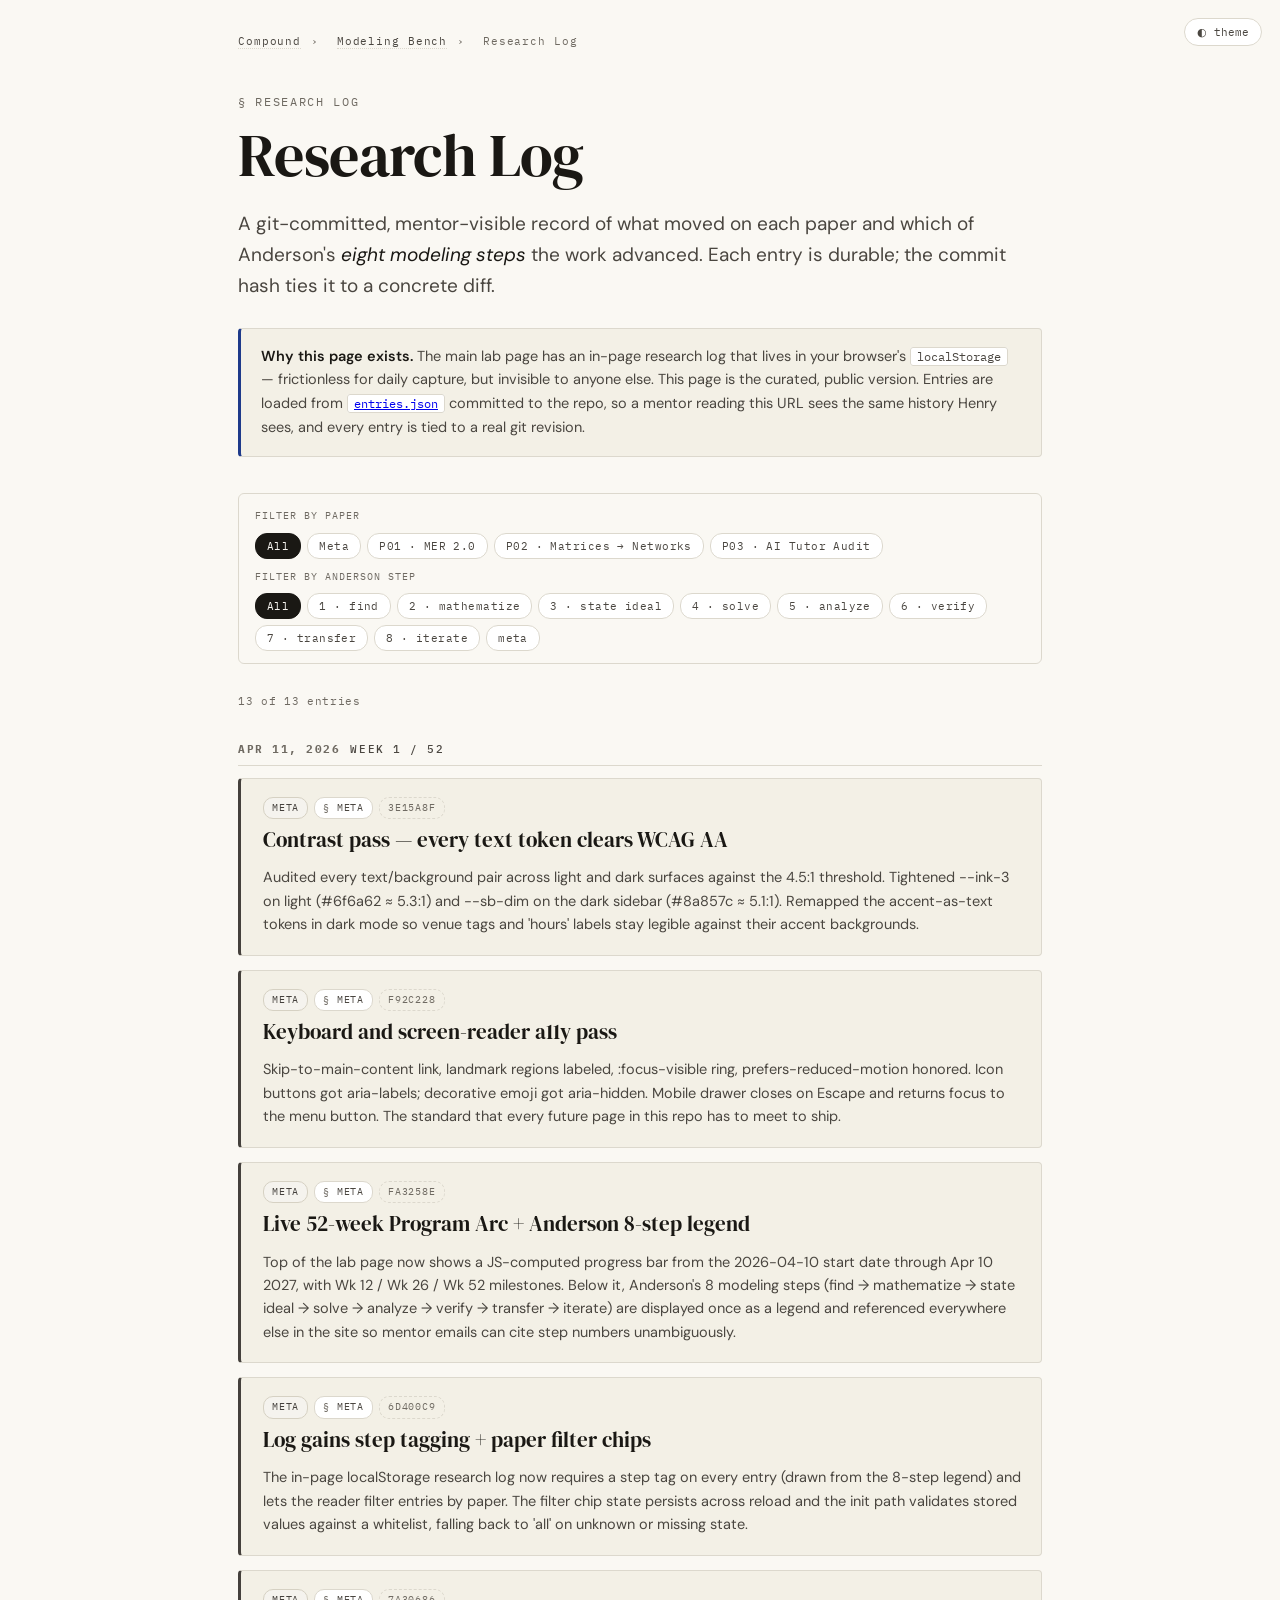
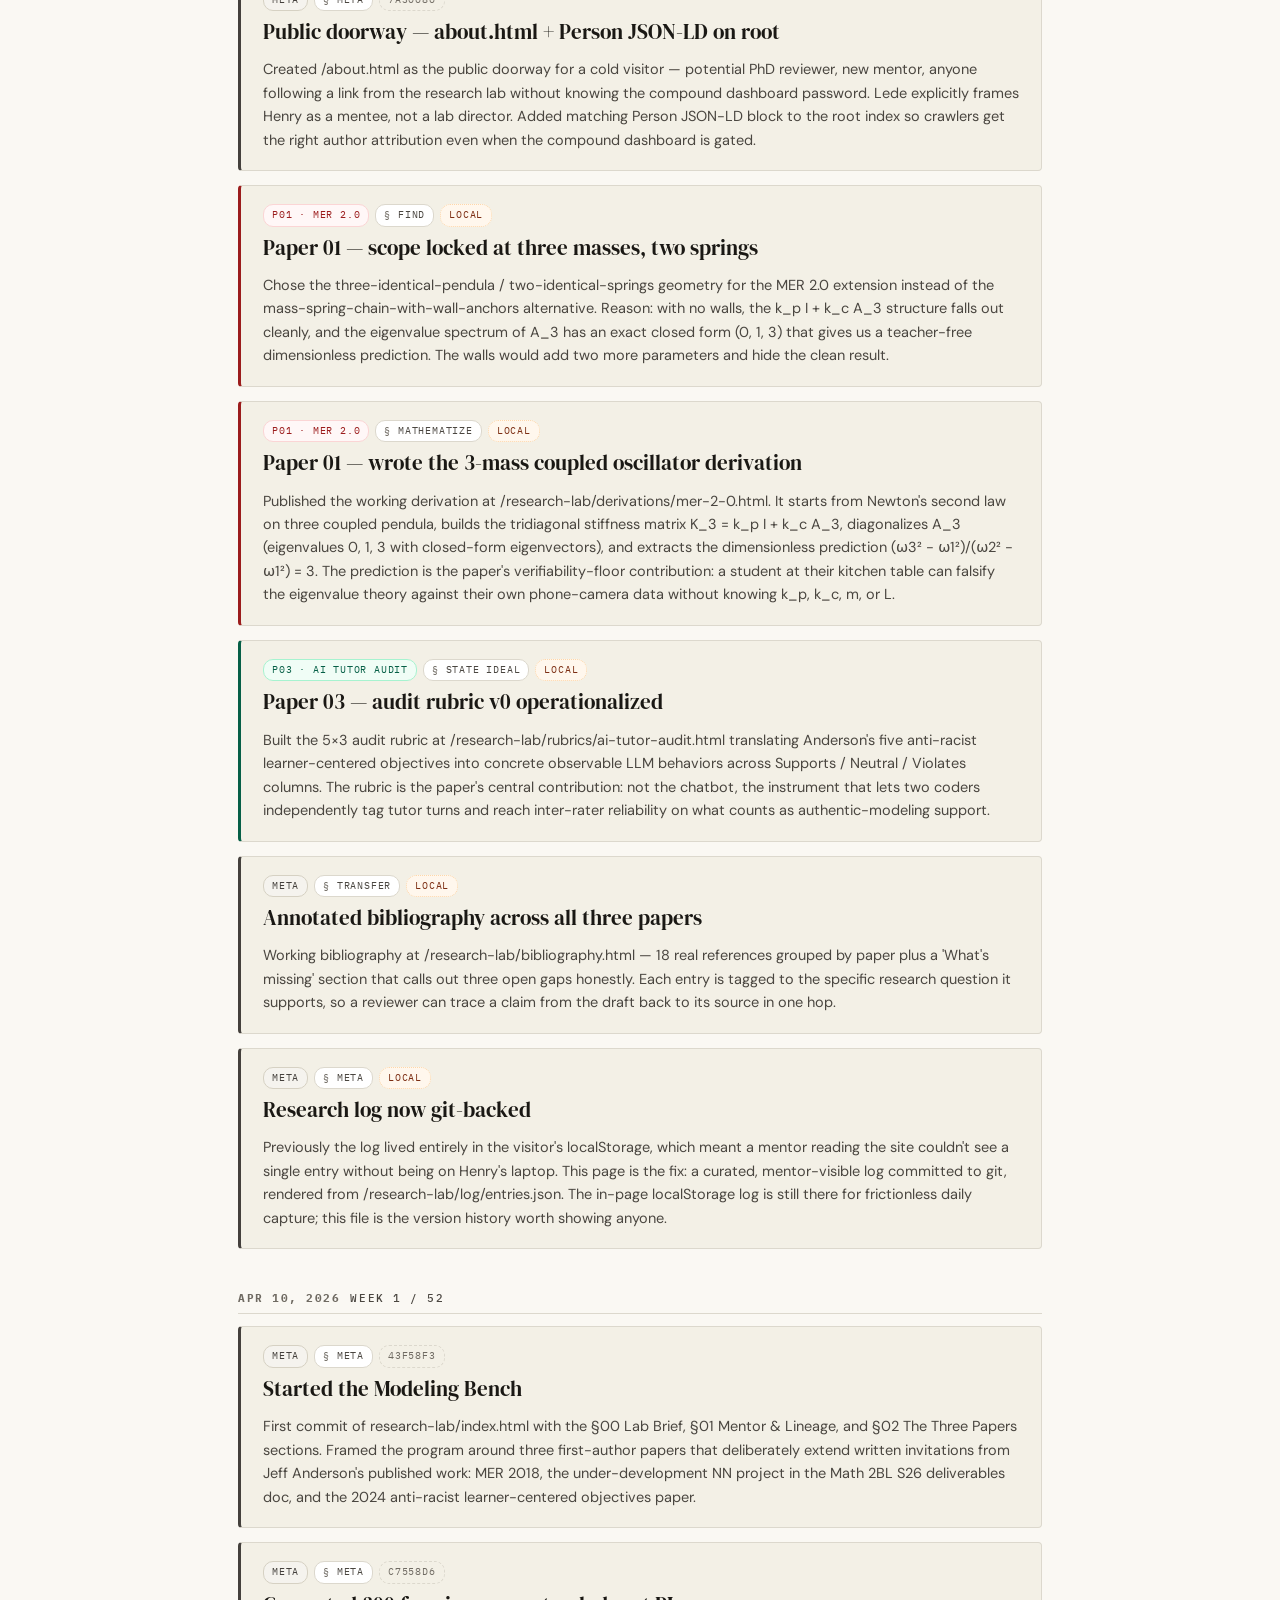
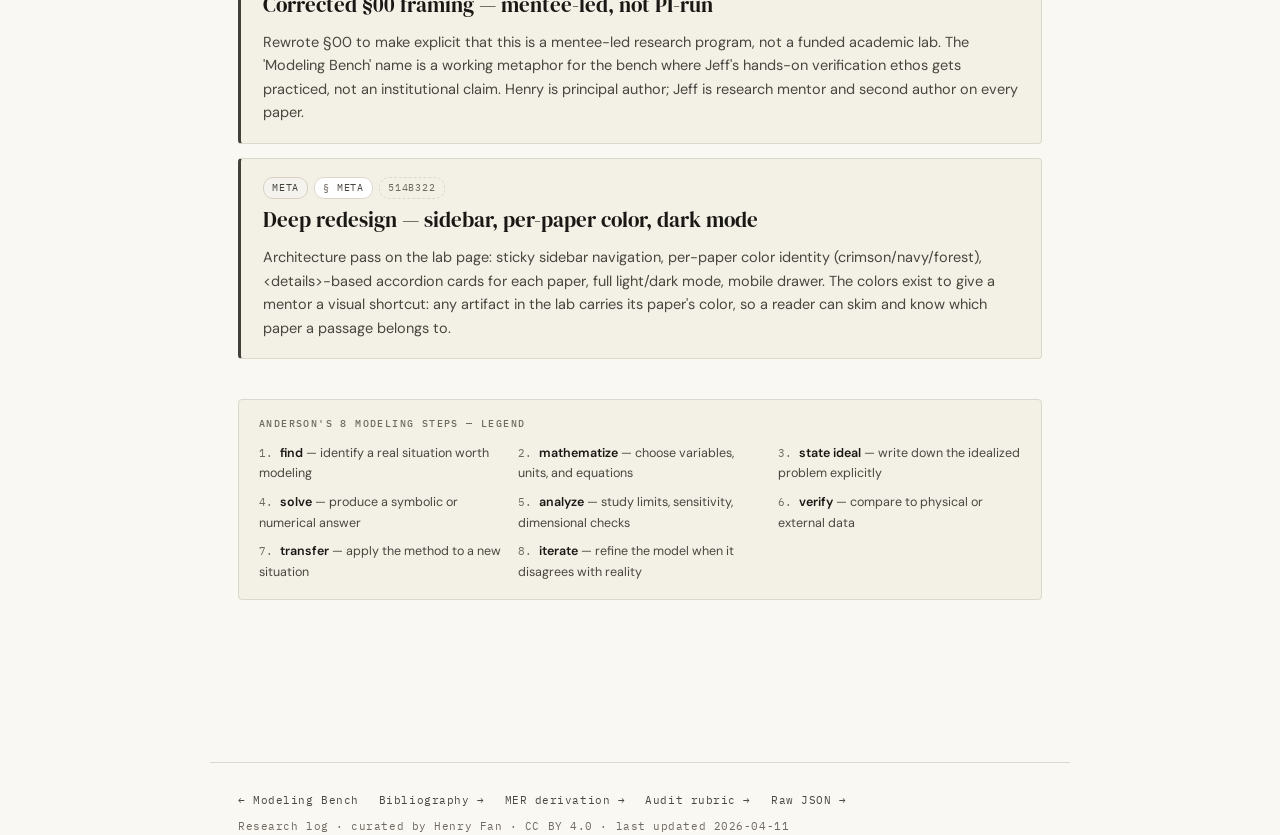
<file: research-lab/log/index.html>
<!doctype html>
<html lang="en">
<head>
<meta charset="utf-8">
<meta name="viewport" content="width=device-width,initial-scale=1">
<title>Research Log — The Modeling Bench · Henry Fan</title>
<meta name="description" content="Git-committed public research log for Henry Fan's three-paper program with Prof. Jeff Anderson. Every entry tagged to a paper and an Anderson 8-step modeling stage.">
<meta name="author" content="Henry Fan">
<meta name="theme-color" content="#faf8f3" media="(prefers-color-scheme: light)">
<meta name="theme-color" content="#131110" media="(prefers-color-scheme: dark)">
<meta name="color-scheme" content="light dark">
<link rel="canonical" href="https://fansofhenry.github.io/research-lab/log/">
<meta property="og:type" content="article">
<meta property="og:site_name" content="The Modeling Bench">
<meta property="og:title" content="Research Log — The Modeling Bench">
<meta property="og:description" content="Mentor-visible, git-committed record of what moved on each paper in the three-paper research program.">
<meta property="og:url" content="https://fansofhenry.github.io/research-lab/log/">
<meta name="twitter:card" content="summary">
<link rel="icon" href="data:image/svg+xml,<svg xmlns='http://www.w3.org/2000/svg' viewBox='0 0 100 100'><text y='.9em' font-size='90'>📓</text></svg>">
<script>
(function(){try{var s=localStorage.getItem('lab-theme');var d=window.matchMedia&&window.matchMedia('(prefers-color-scheme: dark)').matches;document.documentElement.setAttribute('data-theme',s||(d?'dark':'light'));}catch(_){document.documentElement.setAttribute('data-theme','light');}})();
</script>
<link rel="preconnect" href="https://fonts.googleapis.com">
<link rel="preconnect" href="https://fonts.gstatic.com" crossorigin>
<link href="https://fonts.googleapis.com/css2?family=DM+Serif+Display&family=DM+Sans:wght@400;500;600;700&family=IBM+Plex+Mono:wght@400;500&display=swap" rel="stylesheet">
<style>
  :root {
    --bg: #faf8f3; --bg-2: #f3f0e6; --surface: #ffffff; --border: #dcd8cd;
    --ink: #1a1814; --ink-2: #4a4640; --ink-3: #6f6a62;
    --p0: #44403c; --p0-bg: #f5f3ee; --p0-bd: #d6d1c3;
    --p1: #9b1c1c; --p1-bg: #fff7f7; --p1-bd: #fbd5d5;
    --p2: #1e3a8a; --p2-bg: #f0f5ff; --p2-bd: #c7d7fd;
    --p3: #065f46; --p3-bg: #f0fdf6; --p3-bd: #a7f3d0;
    --cross: #7c2d12; --cross-bg: #fff7ed; --cross-bd: #fed7aa;
    --serif: 'DM Serif Display', Georgia, serif;
    --sans: 'DM Sans', system-ui, sans-serif;
    --mono: 'IBM Plex Mono', ui-monospace, monospace;
  }
  [data-theme="dark"] {
    --bg: #131110; --bg-2: #1a1815; --surface: #1f1d1a; --border: #2e2b26;
    --ink: #e8e3da; --ink-2: #a8a39a; --ink-3: #948f85;
    --p0: #a8a39a; --p0-bg: #1a1815; --p0-bd: #35322d;
    --p1: #fca5a5; --p1-bg: #1f0f0f; --p1-bd: #5c2020;
    --p2: #93b4fb; --p2-bg: #0d1525; --p2-bd: #1e3366;
    --p3: #6ee7b7; --p3-bg: #091a11; --p3-bd: #14432a;
    --cross: #fdba74; --cross-bg: #1a0f07; --cross-bd: #5a2b0d;
  }
  *, *::before, *::after { box-sizing: border-box; }
  html { scroll-behavior: smooth; }
  html, body { margin: 0; padding: 0; }
  body {
    font-family: var(--sans);
    background: var(--bg);
    color: var(--ink);
    line-height: 1.65;
    -webkit-font-smoothing: antialiased;
  }
  .skip-link { position: absolute; left: -9999px; top: 0; background: var(--p2); color: var(--bg); padding: 10px 16px; border-radius: 0 0 8px 0; font-family: var(--mono); font-size: 12px; font-weight: 600; text-decoration: none; z-index: 999; }
  .skip-link:focus { left: 0; outline: 2px solid var(--ink); outline-offset: 2px; }
  a:focus-visible, button:focus-visible { outline: 2px solid var(--p2); outline-offset: 3px; border-radius: 3px; }
  @media (prefers-reduced-motion: reduce){*,*::before,*::after{animation-duration:.01ms!important;transition-duration:.01ms!important;scroll-behavior:auto!important}}

  .breadcrumb {
    max-width: 860px; margin: 0 auto; padding: 32px 28px 0;
    font-family: var(--mono); font-size: 11px; letter-spacing: 0.08em;
    color: var(--ink-3);
  }
  .breadcrumb a { color: var(--ink-2); text-decoration: none; border-bottom: 1px dotted var(--border); }
  .breadcrumb a:hover { color: var(--p2); border-bottom-color: var(--p2); }
  .breadcrumb .sep { margin: 0 10px; color: var(--ink-3); }

  main {
    max-width: 860px; margin: 0 auto; padding: 24px 28px 96px;
  }
  .eyebrow {
    font-family: var(--mono);
    font-size: 12px; letter-spacing: 0.14em; text-transform: uppercase;
    color: var(--ink-3); margin: 18px 0 12px;
  }
  h1 {
    font-family: var(--serif);
    font-weight: 400;
    font-size: clamp(38px, 6.5vw, 60px);
    line-height: 1.06; letter-spacing: -0.01em;
    margin: 0 0 20px;
  }
  .lede {
    font-size: 19px; color: var(--ink-2);
    max-width: 60ch; margin: 0 0 18px;
  }
  .lede em { color: var(--ink); font-style: italic; }

  .why {
    background: var(--bg-2);
    border: 1px solid var(--border);
    border-left: 3px solid var(--p2);
    border-radius: 4px;
    padding: 16px 20px;
    margin: 26px 0 36px;
    font-size: 14.5px;
    color: var(--ink-2);
  }
  .why strong { color: var(--ink); font-weight: 600; }
  .why code {
    font-family: var(--mono); font-size: 12px;
    background: var(--surface); padding: 1px 6px; border-radius: 3px;
    border: 1px solid var(--border);
  }

  /* ---- filter toolbar ---- */
  .filters {
    position: sticky; top: 0; z-index: 10;
    background: color-mix(in srgb, var(--bg) 92%, transparent);
    backdrop-filter: saturate(120%) blur(8px);
    -webkit-backdrop-filter: saturate(120%) blur(8px);
    border: 1px solid var(--border);
    border-radius: 6px;
    padding: 14px 16px 12px;
    margin: 0 0 28px;
  }
  .filters .flabel {
    display: block;
    font-family: var(--mono); font-size: 10px; letter-spacing: 0.1em;
    text-transform: uppercase; color: var(--ink-3);
    margin: 0 0 8px;
  }
  .chip-row { display: flex; flex-wrap: wrap; gap: 6px; margin-bottom: 10px; }
  .chip-row:last-child { margin-bottom: 0; }
  .chip {
    font-family: var(--mono);
    font-size: 11px;
    letter-spacing: 0.04em;
    padding: 5px 11px;
    border-radius: 12px;
    background: var(--surface);
    border: 1px solid var(--border);
    color: var(--ink-2);
    cursor: pointer;
    transition: background 120ms, color 120ms, border-color 120ms;
  }
  .chip:hover { border-color: var(--ink-3); color: var(--ink); }
  .chip[aria-pressed="true"] {
    background: var(--ink); color: var(--bg); border-color: var(--ink);
  }
  .chip.p0[aria-pressed="true"] { background: var(--p0); border-color: var(--p0); color: var(--bg); }
  .chip.p1[aria-pressed="true"] { background: var(--p1); border-color: var(--p1); color: var(--bg); }
  .chip.p2[aria-pressed="true"] { background: var(--p2); border-color: var(--p2); color: var(--bg); }
  .chip.p3[aria-pressed="true"] { background: var(--p3); border-color: var(--p3); color: var(--bg); }
  [data-theme="dark"] .chip.p1[aria-pressed="true"],
  [data-theme="dark"] .chip.p2[aria-pressed="true"],
  [data-theme="dark"] .chip.p3[aria-pressed="true"],
  [data-theme="dark"] .chip.p0[aria-pressed="true"] { color: #0e0c0a; }

  .count-line {
    font-family: var(--mono); font-size: 11px;
    letter-spacing: 0.06em; color: var(--ink-3);
    margin: 0 0 18px;
  }

  /* ---- entries ---- */
  .date-group { margin-bottom: 40px; }
  .date-head {
    font-family: var(--mono);
    font-size: 11px; letter-spacing: 0.14em; text-transform: uppercase;
    color: var(--ink-3);
    margin: 30px 0 12px;
    padding-bottom: 6px;
    border-bottom: 1px solid var(--border);
  }
  .date-head .wk { color: var(--ink-2); margin-left: 10px; font-weight: 500; }

  article.entry {
    padding: 18px 20px 18px 22px;
    margin-bottom: 14px;
    background: var(--bg-2);
    border: 1px solid var(--border);
    border-left-width: 3px;
    border-radius: 4px;
  }
  article.entry.p0 { border-left-color: var(--p0); }
  article.entry.p1 { border-left-color: var(--p1); }
  article.entry.p2 { border-left-color: var(--p2); }
  article.entry.p3 { border-left-color: var(--p3); }

  .entry-head {
    display: flex; flex-wrap: wrap; gap: 8px; align-items: center;
    margin-bottom: 6px;
  }
  .entry-title {
    font-family: var(--serif);
    font-weight: 400;
    font-size: 21px;
    line-height: 1.2;
    color: var(--ink);
    margin: 0 0 8px;
    flex-basis: 100%;
    order: 2;
  }
  .entry-meta {
    display: flex; flex-wrap: wrap; gap: 6px; align-items: center;
    order: 1; flex-basis: 100%;
    font-family: var(--mono); font-size: 10px;
    letter-spacing: 0.08em; text-transform: uppercase;
    color: var(--ink-3);
  }
  .entry-meta .paper-tag {
    padding: 2px 8px; border-radius: 10px;
    background: var(--surface); border: 1px solid var(--border);
  }
  .entry.p0 .paper-tag { background: var(--p0-bg); border-color: var(--p0-bd); color: var(--p0); }
  .entry.p1 .paper-tag { background: var(--p1-bg); border-color: var(--p1-bd); color: var(--p1); }
  .entry.p2 .paper-tag { background: var(--p2-bg); border-color: var(--p2-bd); color: var(--p2); }
  .entry.p3 .paper-tag { background: var(--p3-bg); border-color: var(--p3-bd); color: var(--p3); }
  .entry-meta .step-tag {
    padding: 2px 8px; border-radius: 10px;
    background: var(--surface); border: 1px solid var(--border);
    color: var(--ink-2);
  }
  .entry-meta .step-tag::before { content: "§ "; color: var(--ink-3); }
  .entry-meta .commit-tag {
    padding: 2px 8px; border-radius: 10px;
    background: transparent; border: 1px dashed var(--border);
    color: var(--ink-3);
  }
  .entry-meta .commit-tag.local { border-style: dotted; color: var(--cross); border-color: var(--cross-bd); background: var(--cross-bg); }

  .entry-body {
    font-size: 14.5px;
    color: var(--ink-2);
    margin: 0;
    line-height: 1.62;
  }
  .entry-body em { color: var(--ink); font-style: italic; }
  .entry-body strong { color: var(--ink); font-weight: 600; }
  .entry-body code {
    font-family: var(--mono); font-size: 12px;
    background: var(--surface); padding: 1px 5px; border-radius: 3px;
    border: 1px solid var(--border);
  }

  .empty {
    padding: 28px 22px;
    text-align: center;
    font-family: var(--mono); font-size: 12px;
    color: var(--ink-3);
    background: var(--bg-2);
    border: 1px dashed var(--border);
    border-radius: 4px;
  }

  .loading { padding: 28px 0; text-align: center; font-family: var(--mono); font-size: 12px; color: var(--ink-3); }

  .error {
    padding: 16px 20px;
    background: var(--p1-bg);
    border: 1px solid var(--p1-bd);
    border-left: 3px solid var(--p1);
    border-radius: 4px;
    font-family: var(--mono); font-size: 12px;
    color: var(--p1);
  }

  /* ---- legend ---- */
  .legend {
    margin: 36px 0 10px;
    padding: 16px 20px;
    background: var(--bg-2);
    border: 1px solid var(--border);
    border-radius: 4px;
    font-size: 13px;
    color: var(--ink-2);
  }
  .legend h3 {
    font-family: var(--mono); font-size: 10px; letter-spacing: 0.14em;
    text-transform: uppercase; color: var(--ink-3);
    margin: 0 0 10px; font-weight: 500;
  }
  .legend ol {
    list-style: none; padding: 0; margin: 0;
    display: grid; grid-template-columns: repeat(auto-fill, minmax(200px, 1fr));
    gap: 8px 16px;
    counter-reset: step;
  }
  .legend li {
    counter-increment: step;
    font-size: 12.5px;
  }
  .legend li::before {
    content: counter(step) ". ";
    font-family: var(--mono); color: var(--ink-3); font-size: 11px;
  }
  .legend li strong { color: var(--ink); font-weight: 600; }

  footer {
    max-width: 860px; margin: 56px auto 0;
    padding: 28px 28px 0;
    border-top: 1px solid var(--border);
    font-family: var(--mono);
    font-size: 11px; letter-spacing: 0.05em;
    color: var(--ink-3);
  }
  footer a { color: var(--ink-2); text-decoration: none; }
  footer a:hover { color: var(--p2); }
  .footer-row { display: flex; flex-wrap: wrap; gap: 8px 20px; margin-bottom: 8px; }

  .theme-toggle {
    position: fixed; top: 18px; right: 18px;
    background: var(--surface); color: var(--ink-2);
    border: 1px solid var(--border); border-radius: 999px;
    padding: 6px 12px; font-family: var(--mono); font-size: 11px;
    cursor: pointer; z-index: 50;
  }
  .theme-toggle:hover { color: var(--ink); border-color: var(--ink-3); }

  @media (max-width: 560px) {
    main { padding: 16px 18px 60px; }
    .breadcrumb { padding: 24px 18px 0; }
    h1 { font-size: clamp(30px, 10vw, 42px); }
    .lede { font-size: 17px; }
    article.entry { padding: 16px 16px 16px 18px; }
    .entry-title { font-size: 19px; }
    footer { padding: 24px 18px 0; }
    .theme-toggle { top: 12px; right: 12px; }
  }
</style>
</head>
<body data-theme="light">

<a class="skip-link" href="#main-content">Skip to log entries</a>

<button class="theme-toggle" type="button" aria-label="Toggle light and dark theme" id="themeToggle">◐ theme</button>

<div class="breadcrumb">
  <a href="/">Compound</a><span class="sep">›</span>
  <a href="/research-lab/">Modeling Bench</a><span class="sep">›</span>
  Research Log
</div>

<main id="main-content">

  <div class="eyebrow">§ Research Log</div>
  <h1>Research Log</h1>
  <p class="lede">
    A git-committed, mentor-visible record of what moved on each paper and which of Anderson's <em>eight modeling steps</em> the work advanced. Each entry is durable; the commit hash ties it to a concrete diff.
  </p>

  <div class="why">
    <strong>Why this page exists.</strong> The main lab page has an in-page research log that lives in your browser's <code>localStorage</code> — frictionless for daily capture, but invisible to anyone else. This page is the curated, public version. Entries are loaded from <a href="entries.json"><code>entries.json</code></a> committed to the repo, so a mentor reading this URL sees the same history Henry sees, and every entry is tied to a real git revision.
  </div>

  <!-- FILTERS -->
  <section class="filters" aria-label="Filter research log entries">
    <span class="flabel" id="paper-filter-label">Filter by paper</span>
    <div class="chip-row" role="group" aria-labelledby="paper-filter-label" id="paper-chips">
      <button type="button" class="chip" data-paper="all" aria-pressed="true">All</button>
      <button type="button" class="chip p0" data-paper="0" aria-pressed="false">Meta</button>
      <button type="button" class="chip p1" data-paper="1" aria-pressed="false">P01 · MER 2.0</button>
      <button type="button" class="chip p2" data-paper="2" aria-pressed="false">P02 · Matrices → Networks</button>
      <button type="button" class="chip p3" data-paper="3" aria-pressed="false">P03 · AI Tutor Audit</button>
    </div>
    <span class="flabel" id="step-filter-label">Filter by Anderson step</span>
    <div class="chip-row" role="group" aria-labelledby="step-filter-label" id="step-chips">
      <button type="button" class="chip" data-step="all" aria-pressed="true">All</button>
      <button type="button" class="chip" data-step="find" aria-pressed="false">1 · find</button>
      <button type="button" class="chip" data-step="mathematize" aria-pressed="false">2 · mathematize</button>
      <button type="button" class="chip" data-step="state ideal" aria-pressed="false">3 · state ideal</button>
      <button type="button" class="chip" data-step="solve" aria-pressed="false">4 · solve</button>
      <button type="button" class="chip" data-step="analyze" aria-pressed="false">5 · analyze</button>
      <button type="button" class="chip" data-step="verify" aria-pressed="false">6 · verify</button>
      <button type="button" class="chip" data-step="transfer" aria-pressed="false">7 · transfer</button>
      <button type="button" class="chip" data-step="iterate" aria-pressed="false">8 · iterate</button>
      <button type="button" class="chip" data-step="meta" aria-pressed="false">meta</button>
    </div>
  </section>

  <p class="count-line" id="count-line">Loading entries…</p>

  <div id="entry-list" aria-live="polite">
    <div class="loading">Fetching entries.json …</div>
  </div>

  <!-- LEGEND -->
  <section class="legend" aria-label="Anderson's eight modeling steps">
    <h3>Anderson's 8 modeling steps — legend</h3>
    <ol>
      <li><strong>find</strong> — identify a real situation worth modeling</li>
      <li><strong>mathematize</strong> — choose variables, units, and equations</li>
      <li><strong>state ideal</strong> — write down the idealized problem explicitly</li>
      <li><strong>solve</strong> — produce a symbolic or numerical answer</li>
      <li><strong>analyze</strong> — study limits, sensitivity, dimensional checks</li>
      <li><strong>verify</strong> — compare to physical or external data</li>
      <li><strong>transfer</strong> — apply the method to a new situation</li>
      <li><strong>iterate</strong> — refine the model when it disagrees with reality</li>
    </ol>
  </section>

</main>

<footer>
  <div class="footer-row">
    <a href="/research-lab/">← Modeling Bench</a>
    <a href="/research-lab/bibliography.html">Bibliography →</a>
    <a href="/research-lab/derivations/mer-2-0.html">MER derivation →</a>
    <a href="/research-lab/rubrics/ai-tutor-audit.html">Audit rubric →</a>
    <a href="entries.json">Raw JSON →</a>
  </div>
  <div>Research log · curated by Henry Fan · CC BY 4.0 · <span id="updated-stamp"></span></div>
</footer>

<script>
(function () {
  'use strict';

  // --- theme toggle (reuses lab-theme key) ---
  var toggle = document.getElementById('themeToggle');
  toggle.addEventListener('click', function () {
    var cur = document.documentElement.getAttribute('data-theme') === 'dark' ? 'light' : 'dark';
    document.documentElement.setAttribute('data-theme', cur);
    try { localStorage.setItem('lab-theme', cur); } catch (_) {}
  });

  // --- state ---
  var VALID_PAPERS = ['all', '0', '1', '2', '3'];
  var VALID_STEPS = ['all', 'find', 'mathematize', 'state ideal', 'solve', 'analyze', 'verify', 'transfer', 'iterate', 'meta'];
  var state = {
    entries: [],
    paper: readFilter('log-paper', VALID_PAPERS, 'all'),
    step: readFilter('log-step', VALID_STEPS, 'all')
  };

  function readFilter(key, whitelist, fallback) {
    try {
      var v = localStorage.getItem(key);
      if (v && whitelist.indexOf(v) !== -1) return v;
    } catch (_) {}
    return fallback;
  }
  function writeFilter(key, val) { try { localStorage.setItem(key, val); } catch (_) {} }

  // --- DOM refs ---
  var listEl = document.getElementById('entry-list');
  var countEl = document.getElementById('count-line');
  var paperChipsEl = document.getElementById('paper-chips');
  var stepChipsEl = document.getElementById('step-chips');
  var updatedEl = document.getElementById('updated-stamp');

  // --- fetch JSON ---
  fetch('./entries.json', { cache: 'no-cache' })
    .then(function (r) {
      if (!r.ok) throw new Error('HTTP ' + r.status);
      return r.json();
    })
    .then(function (data) {
      state.entries = Array.isArray(data.entries) ? data.entries.slice() : [];
      // newest first
      state.entries.sort(function (a, b) {
        if (a.date === b.date) return 0;
        return a.date < b.date ? 1 : -1;
      });
      if (data.updated) updatedEl.textContent = 'last updated ' + data.updated;
      syncChipsFromState();
      render();
    })
    .catch(function (err) {
      listEl.innerHTML = '<div class="error">Could not load entries.json: ' + escapeHTML(String(err.message || err)) + '</div>';
      countEl.textContent = '';
    });

  // --- chip handlers ---
  paperChipsEl.addEventListener('click', function (e) {
    var btn = e.target.closest('.chip');
    if (!btn || !paperChipsEl.contains(btn)) return;
    state.paper = btn.getAttribute('data-paper');
    writeFilter('log-paper', state.paper);
    syncChips(paperChipsEl, 'data-paper', state.paper);
    render();
  });
  stepChipsEl.addEventListener('click', function (e) {
    var btn = e.target.closest('.chip');
    if (!btn || !stepChipsEl.contains(btn)) return;
    state.step = btn.getAttribute('data-step');
    writeFilter('log-step', state.step);
    syncChips(stepChipsEl, 'data-step', state.step);
    render();
  });

  function syncChips(container, attr, val) {
    var chips = container.querySelectorAll('.chip');
    for (var i = 0; i < chips.length; i++) {
      chips[i].setAttribute('aria-pressed', chips[i].getAttribute(attr) === val ? 'true' : 'false');
    }
  }
  function syncChipsFromState() {
    syncChips(paperChipsEl, 'data-paper', state.paper);
    syncChips(stepChipsEl, 'data-step', state.step);
  }

  // --- render ---
  function render() {
    var filtered = state.entries.filter(function (e) {
      var paperOk = state.paper === 'all' || String(e.paper) === state.paper;
      var stepOk = state.step === 'all' || (e.step || '').toLowerCase() === state.step;
      return paperOk && stepOk;
    });

    if (!filtered.length) {
      listEl.innerHTML = '<div class="empty">No entries match the current filters. <button type="button" class="chip" id="reset-filters">Reset filters</button></div>';
      countEl.textContent = '0 of ' + state.entries.length + ' entries';
      var resetBtn = document.getElementById('reset-filters');
      if (resetBtn) resetBtn.addEventListener('click', function () {
        state.paper = 'all'; state.step = 'all';
        writeFilter('log-paper', 'all'); writeFilter('log-step', 'all');
        syncChipsFromState();
        render();
      });
      return;
    }

    // group by date
    var groups = {};
    var order = [];
    filtered.forEach(function (e) {
      if (!groups[e.date]) { groups[e.date] = []; order.push(e.date); }
      groups[e.date].push(e);
    });

    var html = '';
    order.forEach(function (date) {
      html += '<section class="date-group">';
      html += '<h2 class="date-head">' + escapeHTML(formatDate(date)) + '<span class="wk">' + escapeHTML(weekLabel(date)) + '</span></h2>';
      groups[date].forEach(function (e) {
        html += renderEntry(e);
      });
      html += '</section>';
    });
    listEl.innerHTML = html;

    countEl.textContent = filtered.length + ' of ' + state.entries.length + ' entries' +
      (state.paper !== 'all' ? ' · paper ' + paperLabel(state.paper) : '') +
      (state.step !== 'all' ? ' · step: ' + state.step : '');
  }

  function renderEntry(e) {
    var paperClass = 'p' + (e.paper == null ? '0' : e.paper);
    var isLocal = e.commit === 'local';
    var commitDisplay = isLocal ? 'local' : (e.commit || '').slice(0, 7);
    return (
      '<article class="entry ' + paperClass + '">' +
        '<div class="entry-head">' +
          '<div class="entry-meta">' +
            '<span class="paper-tag">' + escapeHTML(paperLabel(e.paper)) + '</span>' +
            '<span class="step-tag">' + escapeHTML(e.step || 'meta') + '</span>' +
            (commitDisplay ? '<span class="commit-tag ' + (isLocal ? 'local' : '') + '">' + escapeHTML(commitDisplay) + '</span>' : '') +
          '</div>' +
          '<h3 class="entry-title">' + escapeHTML(e.title || '(untitled)') + '</h3>' +
        '</div>' +
        '<p class="entry-body">' + escapeHTML(e.body || '') + '</p>' +
      '</article>'
    );
  }

  function paperLabel(p) {
    var n = Number(p);
    if (n === 1) return 'P01 · MER 2.0';
    if (n === 2) return 'P02 · Matrices → Networks';
    if (n === 3) return 'P03 · AI Tutor Audit';
    return 'Meta';
  }

  function formatDate(iso) {
    // ISO yyyy-mm-dd → "Apr 11, 2026"
    var parts = (iso || '').split('-');
    if (parts.length !== 3) return iso || '';
    var months = ['Jan','Feb','Mar','Apr','May','Jun','Jul','Aug','Sep','Oct','Nov','Dec'];
    var m = parseInt(parts[1], 10) - 1;
    if (isNaN(m) || m < 0 || m > 11) return iso;
    return months[m] + ' ' + parseInt(parts[2], 10) + ', ' + parts[0];
  }

  // Program start is 2026-04-10; compute which program week a date falls in.
  var PROGRAM_START = Date.UTC(2026, 3, 10);
  function weekLabel(iso) {
    var parts = (iso || '').split('-');
    if (parts.length !== 3) return '';
    var t = Date.UTC(parseInt(parts[0],10), parseInt(parts[1],10)-1, parseInt(parts[2],10));
    if (isNaN(t)) return '';
    var days = Math.floor((t - PROGRAM_START) / 86400000);
    if (days < 0) return 'pre-start';
    var wk = Math.floor(days / 7) + 1;
    return 'Week ' + wk + ' / 52';
  }

  function escapeHTML(s) {
    return String(s == null ? '' : s)
      .replace(/&/g, '&amp;')
      .replace(/</g, '&lt;')
      .replace(/>/g, '&gt;')
      .replace(/"/g, '&quot;')
      .replace(/'/g, '&#39;');
  }
})();
</script>

</body>
</html>
</file>
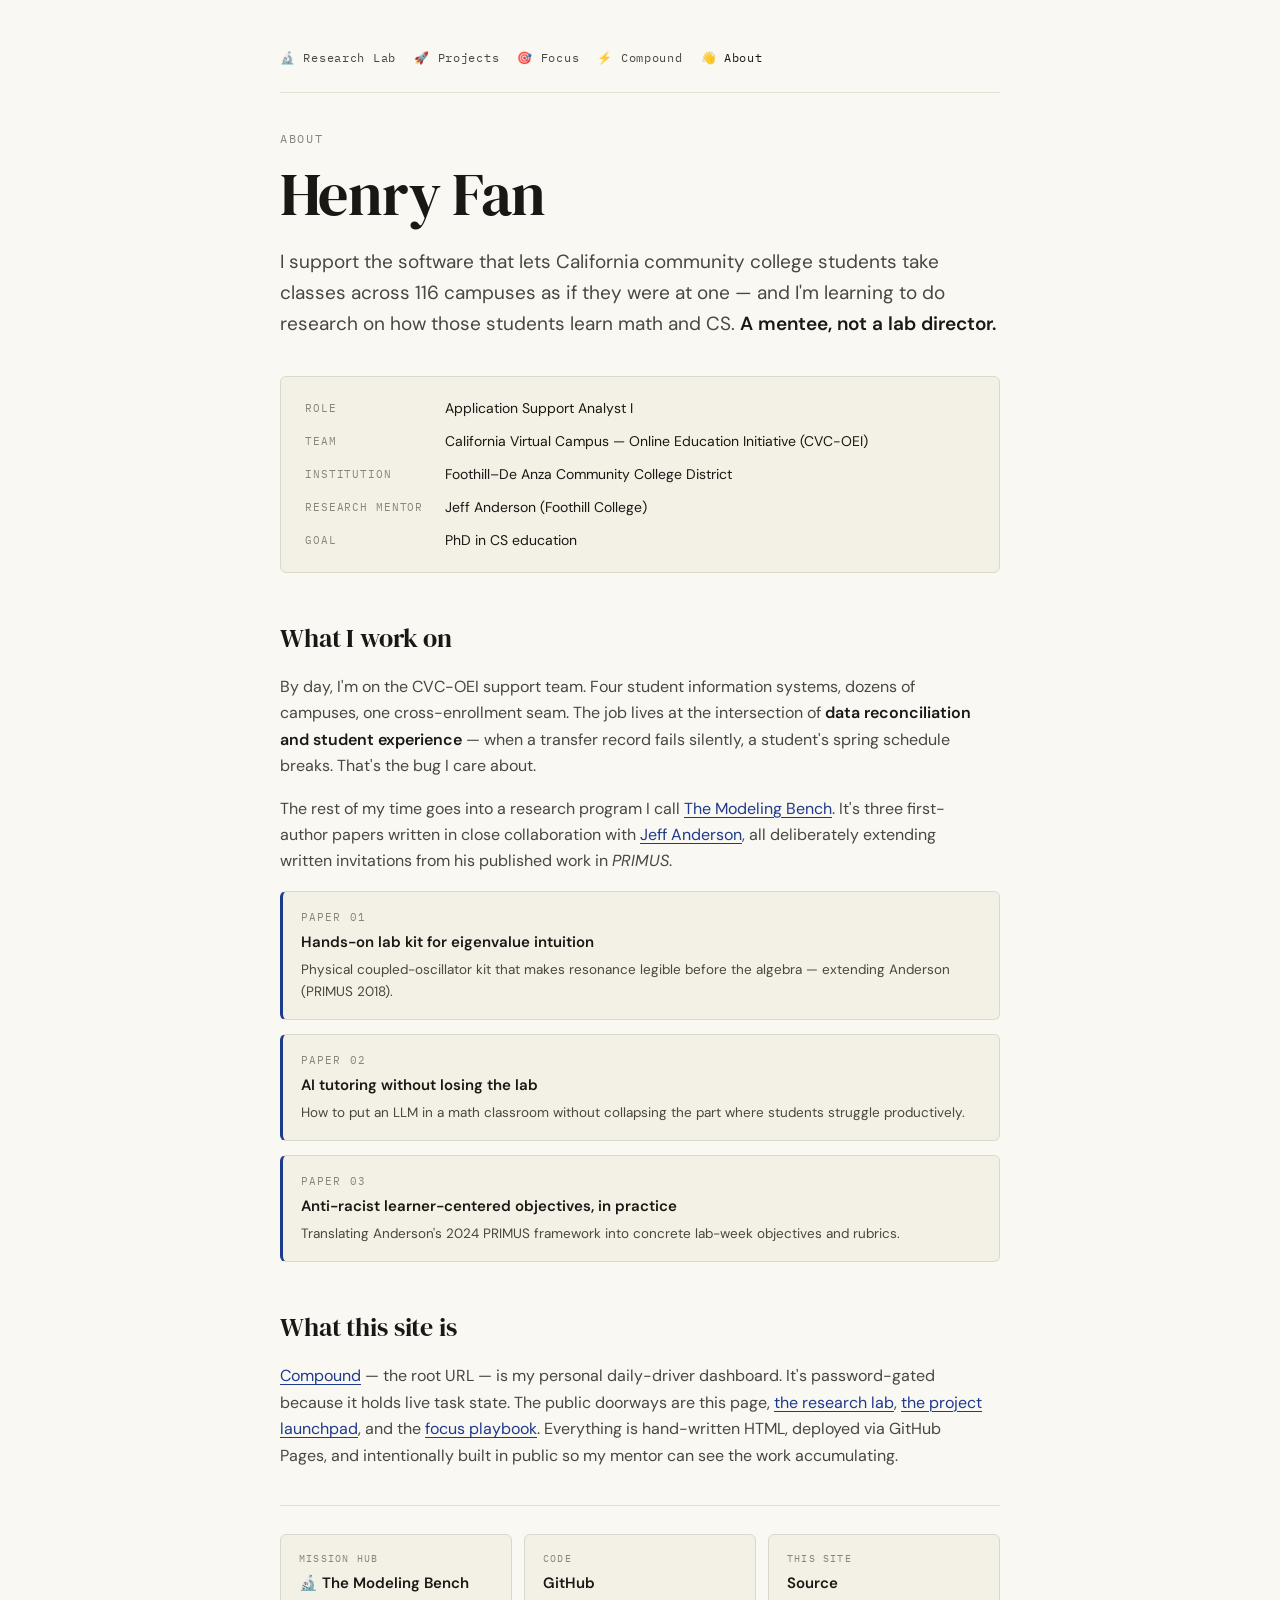
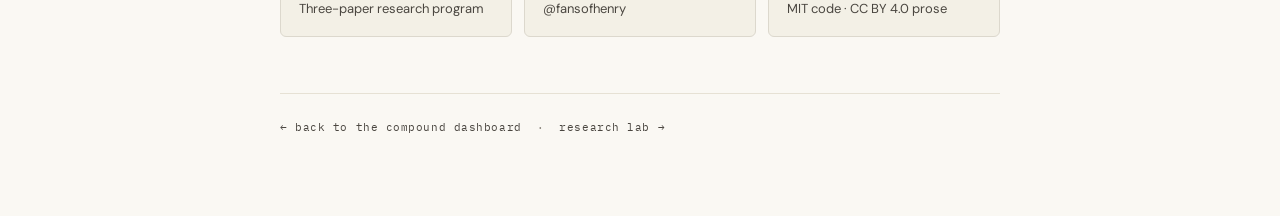
<file: about.html>
<!DOCTYPE html>
<html lang="en">
<head>
<meta charset="UTF-8">
<meta name="viewport" content="width=device-width, initial-scale=1.0">
<title>About — Henry Fan</title>
<meta name="description" content="Henry Fan — Application Support Analyst at CVC-OEI (Foothill–De Anza), mentee in a three-paper applied linear algebra research program with Jeff Anderson, aspiring PhD in CS education.">
<meta name="author" content="Henry Fan">
<meta name="theme-color" content="#131110">
<meta name="color-scheme" content="light dark">
<link rel="canonical" href="https://fansofhenry.github.io/about.html">
<meta property="og:type" content="profile">
<meta property="og:site_name" content="fansofhenry.github.io">
<meta property="og:title" content="About — Henry Fan">
<meta property="og:description" content="Application Support Analyst at CVC-OEI, research mentee of Jeff Anderson, aspiring PhD in CS education.">
<meta property="og:url" content="https://fansofhenry.github.io/about.html">
<meta name="twitter:card" content="summary">
<meta name="twitter:title" content="About — Henry Fan">
<meta name="twitter:description" content="Application Support Analyst at CVC-OEI, research mentee of Jeff Anderson, aspiring PhD in CS education.">
<link rel="icon" href="data:image/svg+xml,<svg xmlns='http://www.w3.org/2000/svg' viewBox='0 0 100 100'><text y='.9em' font-size='90'>👋</text></svg>">
<link rel="preconnect" href="https://fonts.googleapis.com">
<link rel="preconnect" href="https://fonts.gstatic.com" crossorigin>
<link href="https://fonts.googleapis.com/css2?family=DM+Serif+Display&family=DM+Sans:wght@400;500;600&family=IBM+Plex+Mono:wght@400;500&display=swap" rel="stylesheet">
<style>
  :root {
    --bg:    #faf8f3;
    --bg-2:  #f3f0e6;
    --ink:   #1a1814;
    --ink-2: #4a4640;
    --ink-3: #8a857c;
    --border:#dcd8cd;
    --accent:#1e3a8a;
    --accent-bg:#f0f5ff;
    --rule:  #e6e1d4;
  }
  @media (prefers-color-scheme: dark) {
    :root {
      --bg:    #131110;
      --bg-2:  #1a1815;
      --ink:   #e8e3da;
      --ink-2: #a8a39a;
      --ink-3: #8a857c;
      --border:#2e2b26;
      --accent:#93b4fb;
      --accent-bg:#0d1525;
      --rule:  #262320;
    }
  }
  *, *::before, *::after { box-sizing: border-box; }
  html, body { margin: 0; padding: 0; }
  body {
    font-family: 'DM Sans', system-ui, -apple-system, sans-serif;
    background: var(--bg);
    color: var(--ink);
    line-height: 1.65;
    min-height: 100vh;
    padding: 48px 24px 80px;
    -webkit-font-smoothing: antialiased;
  }
  main { max-width: 720px; margin: 0 auto; }
  .skip-link {
    position: absolute; left: -9999px; top: 0;
    background: var(--accent); color: var(--bg);
    padding: 10px 16px; border-radius: 0 0 8px 0;
    font-family: 'IBM Plex Mono', monospace; font-size: 12px;
    font-weight: 600; text-decoration: none; z-index: 999;
  }
  .skip-link:focus { left: 0; outline: 2px solid var(--ink); outline-offset: 2px; }
  a:focus-visible { outline: 2px solid var(--accent); outline-offset: 3px; border-radius: 3px; }

  .topnav {
    display: flex; flex-wrap: wrap; gap: 8px 18px;
    font-family: 'IBM Plex Mono', ui-monospace, monospace;
    font-size: 12px; letter-spacing: 0.06em;
    padding-bottom: 24px;
    border-bottom: 1px solid var(--rule);
    margin-bottom: 36px;
  }
  .topnav a { color: var(--ink-2); text-decoration: none; }
  .topnav a:hover { color: var(--accent); }
  .topnav a[aria-current="page"] { color: var(--ink); font-weight: 500; }

  .eyebrow {
    font-family: 'IBM Plex Mono', ui-monospace, monospace;
    font-size: 12px; letter-spacing: 0.14em; text-transform: uppercase;
    color: var(--ink-3); margin-bottom: 14px;
  }
  h1 {
    font-family: 'DM Serif Display', Georgia, serif;
    font-weight: 400;
    font-size: clamp(40px, 7vw, 60px);
    line-height: 1.05; letter-spacing: -0.01em;
    margin: 0 0 20px;
  }
  .lede {
    font-size: 19px; color: var(--ink-2);
    margin: 0 0 36px; max-width: 56ch;
  }
  .lede strong { color: var(--ink); font-weight: 600; }

  h2 {
    font-family: 'DM Serif Display', Georgia, serif;
    font-weight: 400;
    font-size: 26px;
    margin: 44px 0 14px;
    letter-spacing: -0.005em;
  }
  p { margin: 0 0 16px; max-width: 64ch; color: var(--ink-2); }
  p strong { color: var(--ink); font-weight: 600; }
  a.inline { color: var(--accent); text-decoration: underline; text-underline-offset: 3px; text-decoration-thickness: 1px; }

  .facts {
    display: grid;
    grid-template-columns: auto 1fr;
    gap: 10px 22px;
    margin: 8px 0 28px;
    padding: 20px 24px;
    background: var(--bg-2);
    border: 1px solid var(--border);
    border-radius: 6px;
    font-size: 14px;
  }
  .facts dt {
    font-family: 'IBM Plex Mono', ui-monospace, monospace;
    font-size: 11px; letter-spacing: 0.08em; text-transform: uppercase;
    color: var(--ink-3);
    align-self: center;
  }
  .facts dd { margin: 0; color: var(--ink); }

  .papers {
    list-style: none; padding: 0; margin: 14px 0 24px;
    display: grid; gap: 14px;
  }
  .papers li {
    padding: 16px 18px;
    background: var(--bg-2);
    border: 1px solid var(--border);
    border-left: 3px solid var(--accent);
    border-radius: 6px;
  }
  .papers .paper-label {
    font-family: 'IBM Plex Mono', ui-monospace, monospace;
    font-size: 11px; letter-spacing: 0.1em; text-transform: uppercase;
    color: var(--ink-3); margin-bottom: 4px;
  }
  .papers .paper-title { color: var(--ink); font-weight: 600; font-size: 15px; margin-bottom: 4px; }
  .papers .paper-sub { color: var(--ink-2); font-size: 13.5px; }

  .links {
    margin: 36px 0 0;
    padding-top: 28px;
    border-top: 1px solid var(--rule);
  }
  .links-grid {
    display: grid;
    grid-template-columns: repeat(auto-fit, minmax(220px, 1fr));
    gap: 12px;
  }
  .links-grid a {
    display: block;
    padding: 16px 18px;
    background: var(--bg-2);
    border: 1px solid var(--border);
    border-radius: 6px;
    text-decoration: none;
    color: var(--ink);
    transition: border-color .15s, transform .15s;
  }
  .links-grid a:hover { border-color: var(--accent); transform: translateY(-1px); }
  .links-grid a:focus-visible { border-color: var(--accent); box-shadow: 0 0 0 3px var(--accent-bg); }
  .links-grid .lbl {
    font-family: 'IBM Plex Mono', ui-monospace, monospace;
    font-size: 10px; letter-spacing: 0.12em; text-transform: uppercase;
    color: var(--ink-3); margin-bottom: 4px;
  }
  .links-grid .ttl { font-weight: 600; font-size: 15px; margin-bottom: 2px; }
  .links-grid .sub { font-size: 13px; color: var(--ink-2); }

  footer {
    margin-top: 56px; padding-top: 24px;
    border-top: 1px solid var(--rule);
    font-family: 'IBM Plex Mono', ui-monospace, monospace;
    font-size: 11px; letter-spacing: 0.05em;
    color: var(--ink-3);
  }
  footer a { color: var(--ink-2); text-decoration: none; }
  footer a:hover { color: var(--accent); }

  @media (prefers-reduced-motion: reduce) {
    *, *::before, *::after {
      animation-duration: .01ms !important;
      transition-duration: .01ms !important;
    }
  }

  @media (max-width: 560px) {
    body { padding: 32px 18px 60px; }
    h1 { font-size: clamp(32px, 11vw, 44px); }
    .lede { font-size: 17px; }
    .facts { grid-template-columns: 1fr; gap: 4px 0; padding: 18px 20px; }
    .facts dt { margin-top: 10px; }
  }
</style>
<script type="application/ld+json">
{
  "@context": "https://schema.org",
  "@type": "AboutPage",
  "mainEntity": {
    "@type": "Person",
    "name": "Henry Fan",
    "url": "https://fansofhenry.github.io/about.html",
    "jobTitle": "Application Support Analyst I",
    "worksFor": {
      "@type": "CollegeOrUniversity",
      "name": "Foothill–De Anza Community College District",
      "department": "California Virtual Campus — Online Education Initiative (CVC-OEI)"
    },
    "knowsAbout": [
      "Applied linear algebra pedagogy",
      "Hands-on laboratory kits",
      "Community college CS education",
      "Student information systems"
    ],
    "subjectOf": {
      "@type": "ResearchProject",
      "name": "The Modeling Bench",
      "url": "https://fansofhenry.github.io/research-lab/"
    }
  }
}
</script>
</head>
<body>
<a class="skip-link" href="#main-content">Skip to main content</a>
<main id="main-content">
  <nav class="topnav" aria-label="Primary">
    <a href="/research-lab/">🔬 Research Lab</a>
    <a href="/projects.html">🚀 Projects</a>
    <a href="/focus.html">🎯 Focus</a>
    <a href="/">⚡ Compound</a>
    <span aria-current="page">👋 About</span>
  </nav>

  <div class="eyebrow">About</div>
  <h1>Henry Fan</h1>
  <p class="lede">
    I support the software that lets California community college students take classes across 116 campuses as if they were at one — and I'm learning to do research on how those students learn math and CS. <strong>A mentee, not a lab director.</strong>
  </p>

  <dl class="facts">
    <dt>Role</dt>
    <dd>Application Support Analyst I</dd>
    <dt>Team</dt>
    <dd>California Virtual Campus — Online Education Initiative (CVC-OEI)</dd>
    <dt>Institution</dt>
    <dd>Foothill–De Anza Community College District</dd>
    <dt>Research mentor</dt>
    <dd>Jeff Anderson (Foothill College)</dd>
    <dt>Goal</dt>
    <dd>PhD in CS education</dd>
  </dl>

  <h2>What I work on</h2>
  <p>
    By day, I'm on the CVC-OEI support team. Four student information systems, dozens of campuses, one cross-enrollment seam. The job lives at the intersection of <strong>data reconciliation and student experience</strong> — when a transfer record fails silently, a student's spring schedule breaks. That's the bug I care about.
  </p>
  <p>
    The rest of my time goes into a research program I call <a class="inline" href="/research-lab/">The Modeling Bench</a>. It's three first-author papers written in close collaboration with <a class="inline" href="https://foothill.edu/directory/staff.php?rec_id=1601">Jeff Anderson</a>, all deliberately extending written invitations from his published work in <em>PRIMUS</em>.
  </p>

  <ul class="papers">
    <li>
      <div class="paper-label">Paper 01</div>
      <div class="paper-title">Hands-on lab kit for eigenvalue intuition</div>
      <div class="paper-sub">Physical coupled-oscillator kit that makes resonance legible before the algebra — extending Anderson (PRIMUS 2018).</div>
    </li>
    <li>
      <div class="paper-label">Paper 02</div>
      <div class="paper-title">AI tutoring without losing the lab</div>
      <div class="paper-sub">How to put an LLM in a math classroom without collapsing the part where students struggle productively.</div>
    </li>
    <li>
      <div class="paper-label">Paper 03</div>
      <div class="paper-title">Anti-racist learner-centered objectives, in practice</div>
      <div class="paper-sub">Translating Anderson's 2024 PRIMUS framework into concrete lab-week objectives and rubrics.</div>
    </li>
  </ul>

  <h2>What this site is</h2>
  <p>
    <a class="inline" href="/">Compound</a> — the root URL — is my personal daily-driver dashboard. It's password-gated because it holds live task state. The public doorways are this page, <a class="inline" href="/research-lab/">the research lab</a>, <a class="inline" href="/projects.html">the project launchpad</a>, and the <a class="inline" href="/focus.html">focus playbook</a>. Everything is hand-written HTML, deployed via GitHub Pages, and intentionally built in public so my mentor can see the work accumulating.
  </p>

  <section class="links" aria-label="External links">
    <div class="links-grid">
      <a href="/research-lab/">
        <div class="lbl">Mission hub</div>
        <div class="ttl">🔬 The Modeling Bench</div>
        <div class="sub">Three-paper research program</div>
      </a>
      <a href="https://github.com/fansofhenry">
        <div class="lbl">Code</div>
        <div class="ttl">GitHub</div>
        <div class="sub">@fansofhenry</div>
      </a>
      <a href="https://github.com/fansofhenry/fansofhenry.github.io">
        <div class="lbl">This site</div>
        <div class="ttl">Source</div>
        <div class="sub">MIT code · CC BY 4.0 prose</div>
      </a>
    </div>
  </section>

  <footer>
    <a href="/">← back to the compound dashboard</a> &nbsp;·&nbsp;
    <a href="/research-lab/">research lab →</a>
  </footer>
</main>
</body>
</html>
</file>
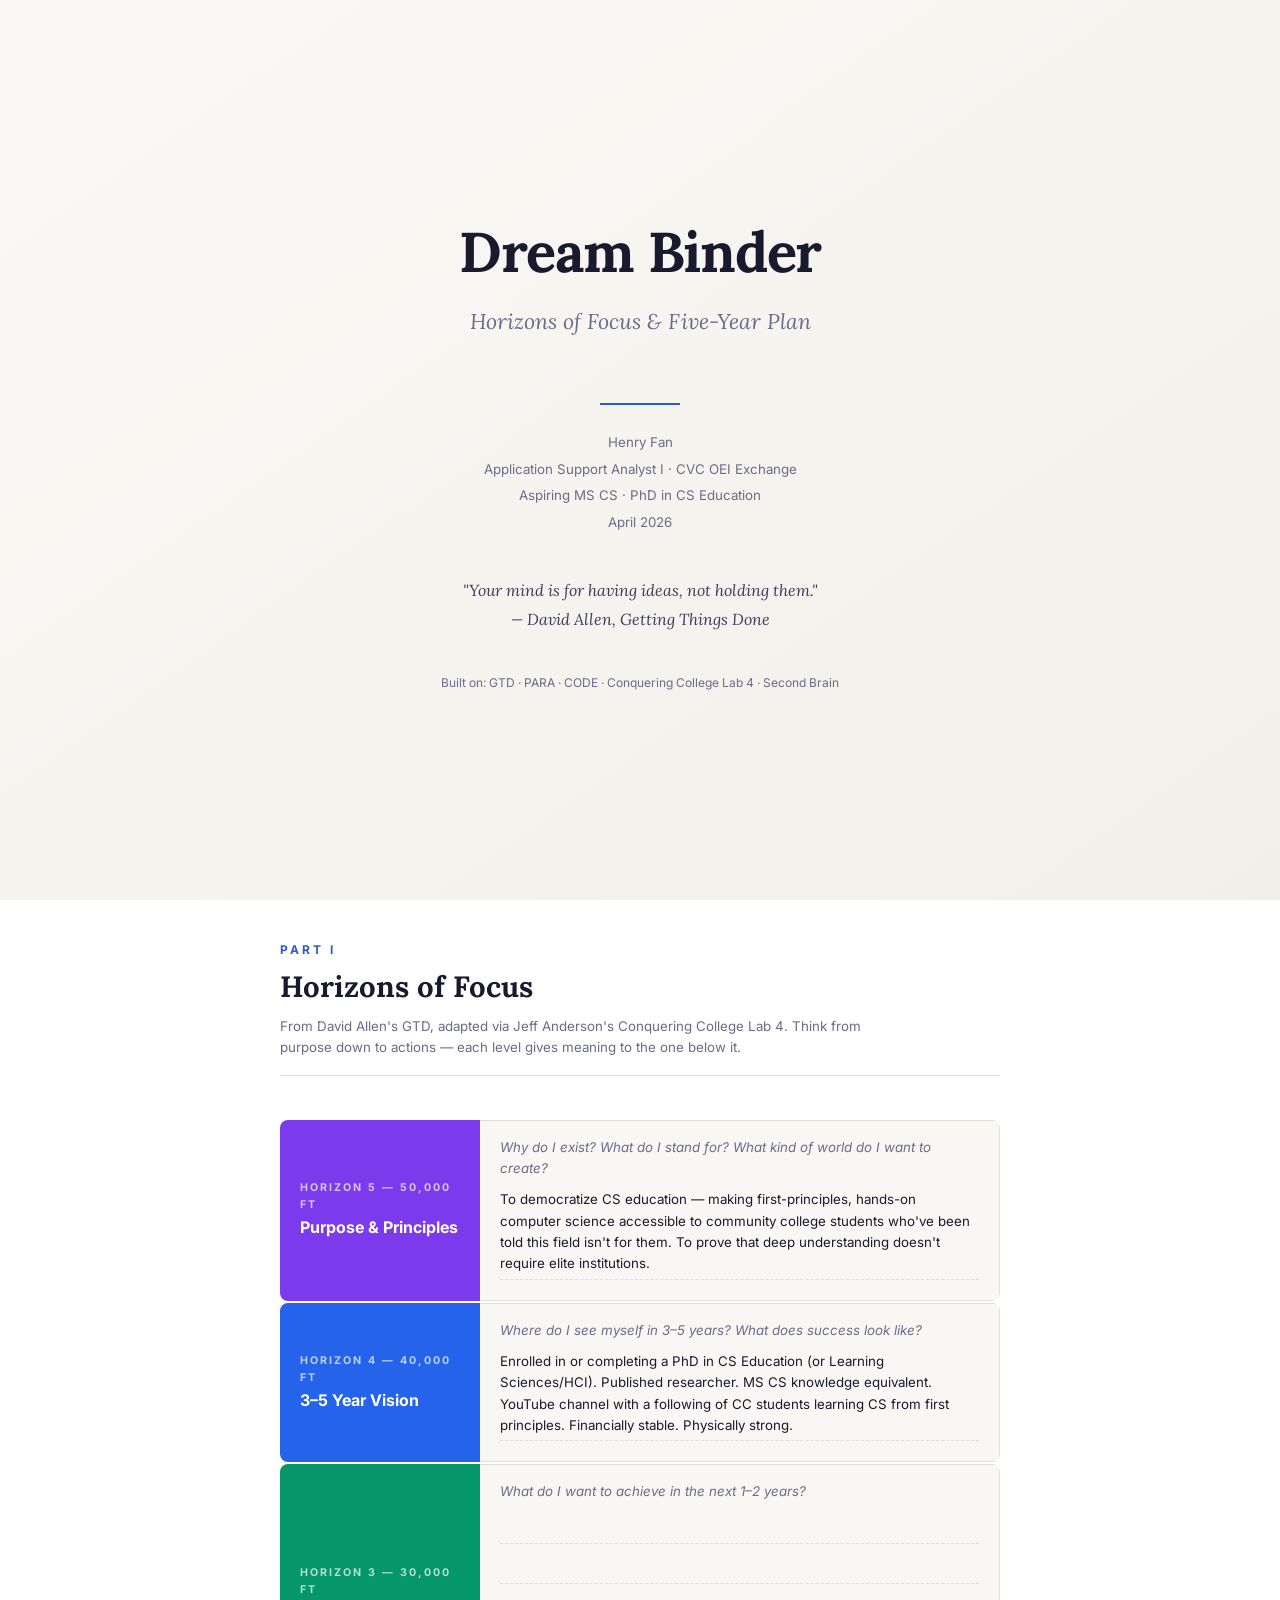
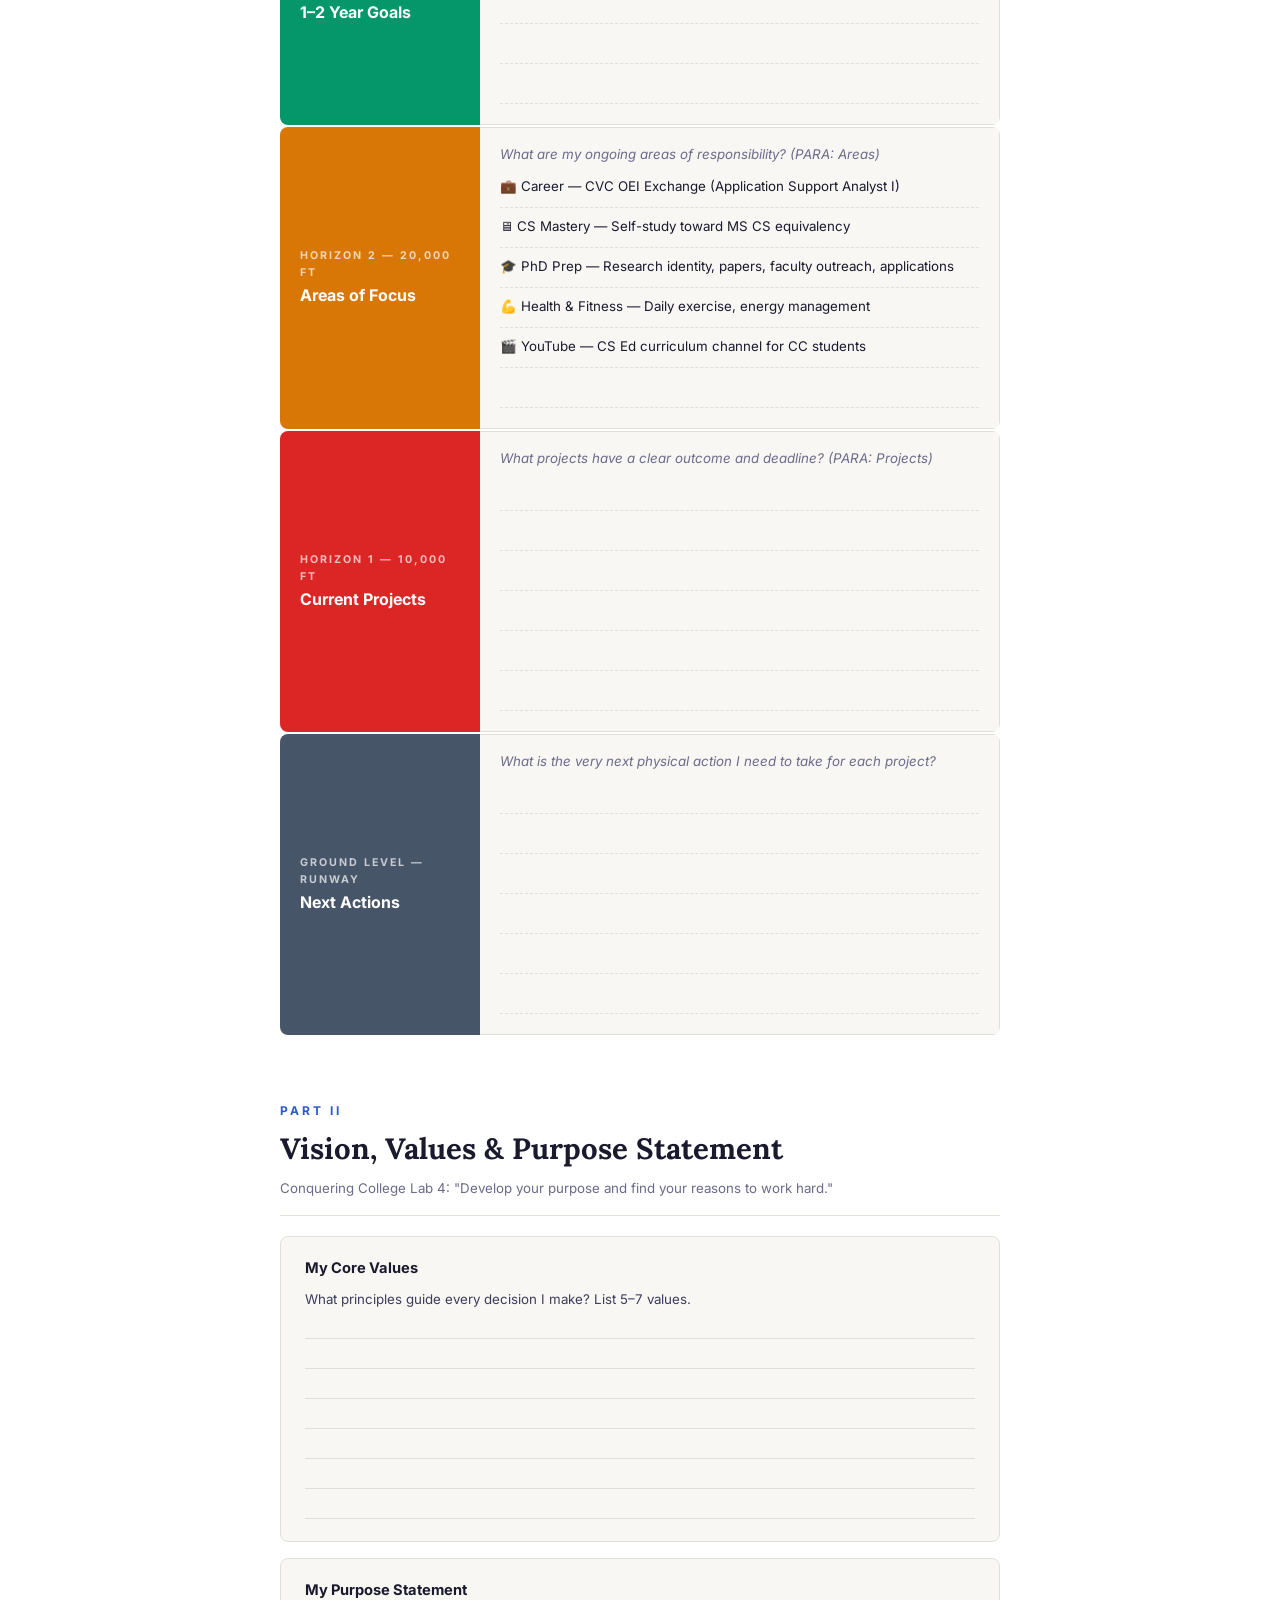
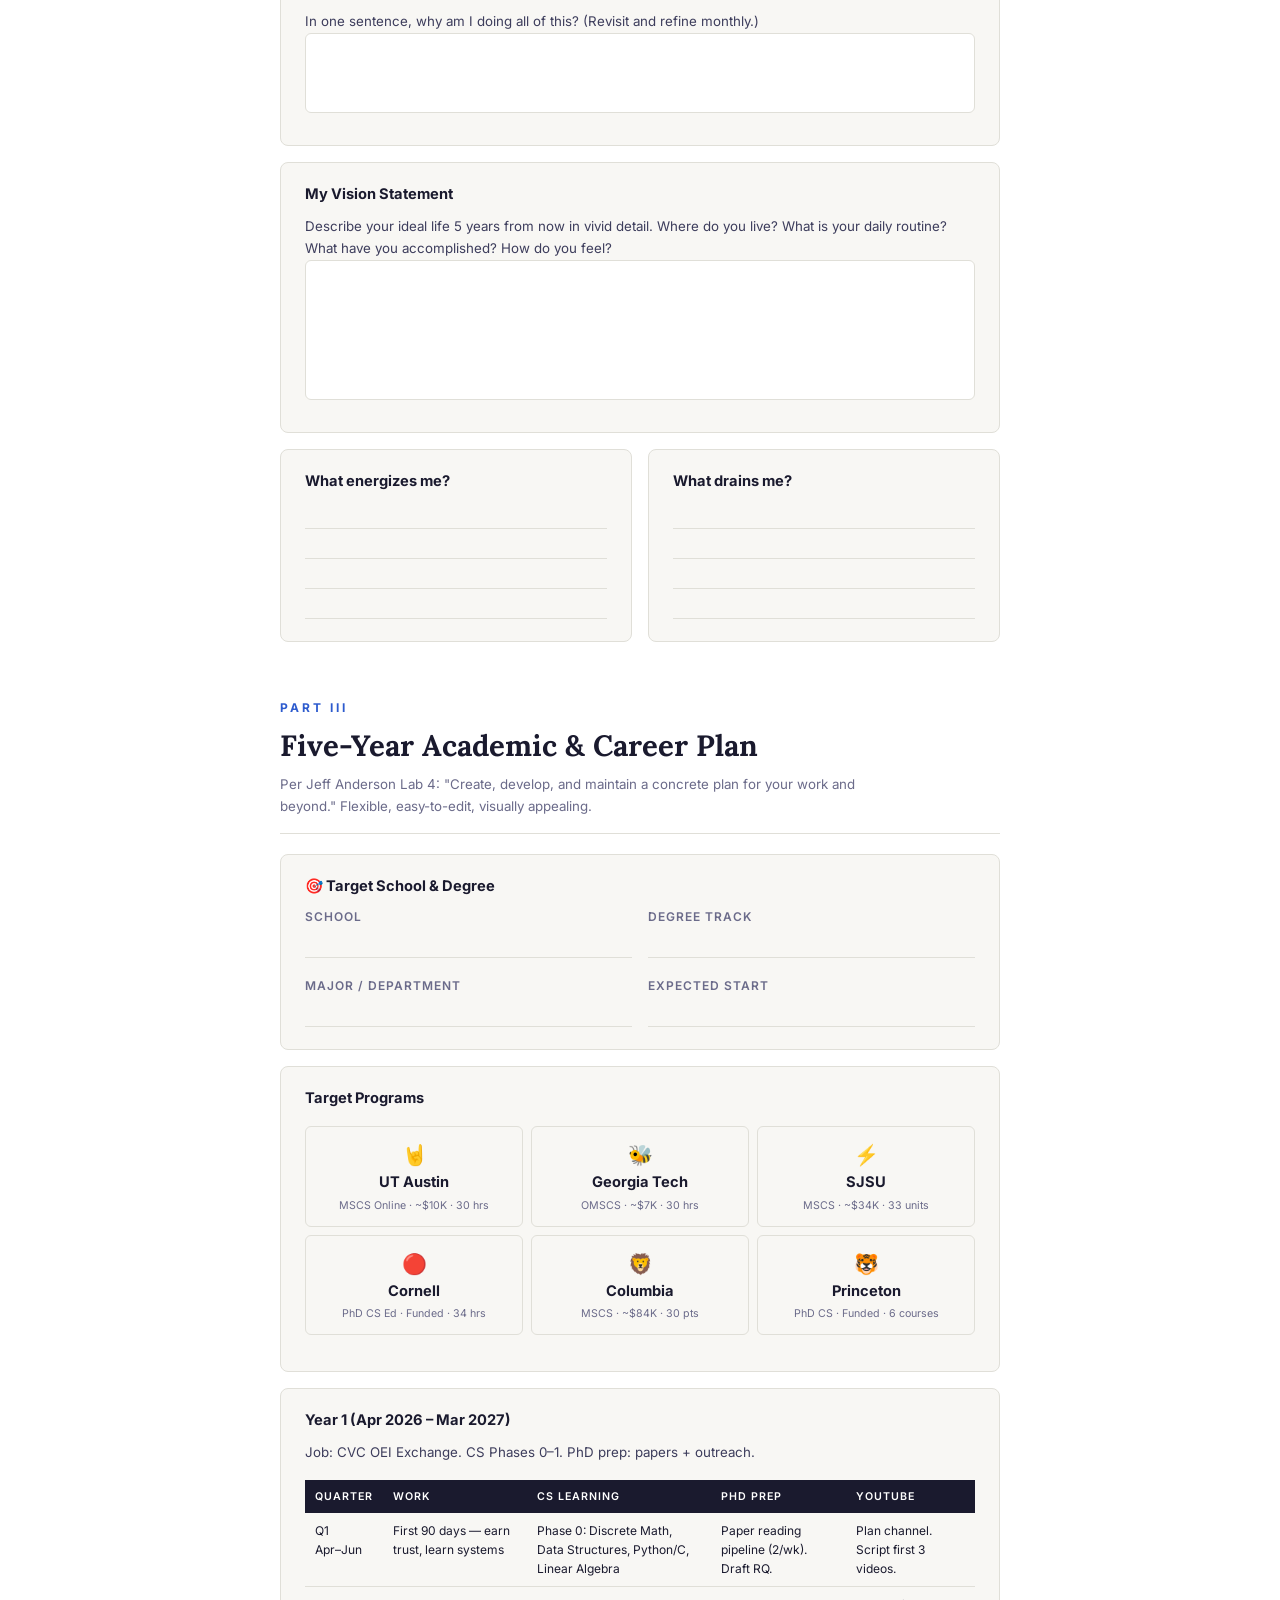
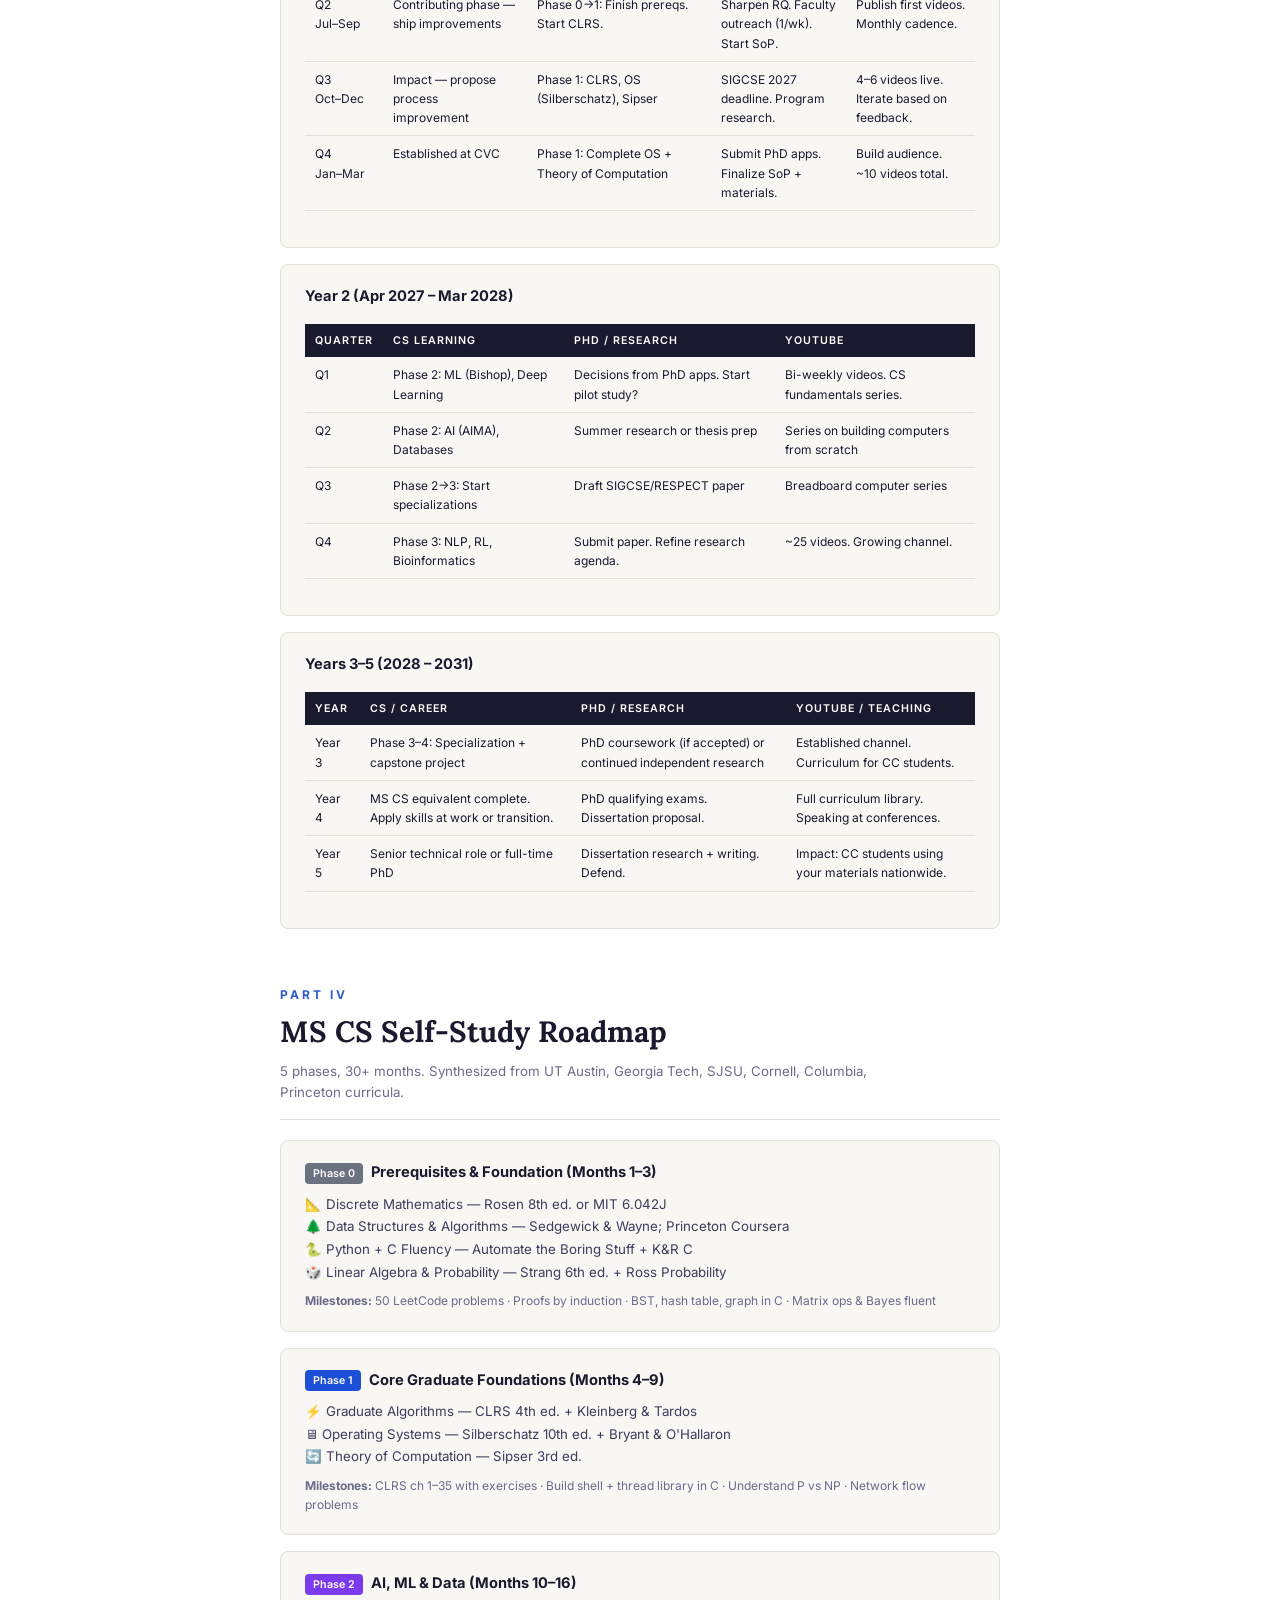
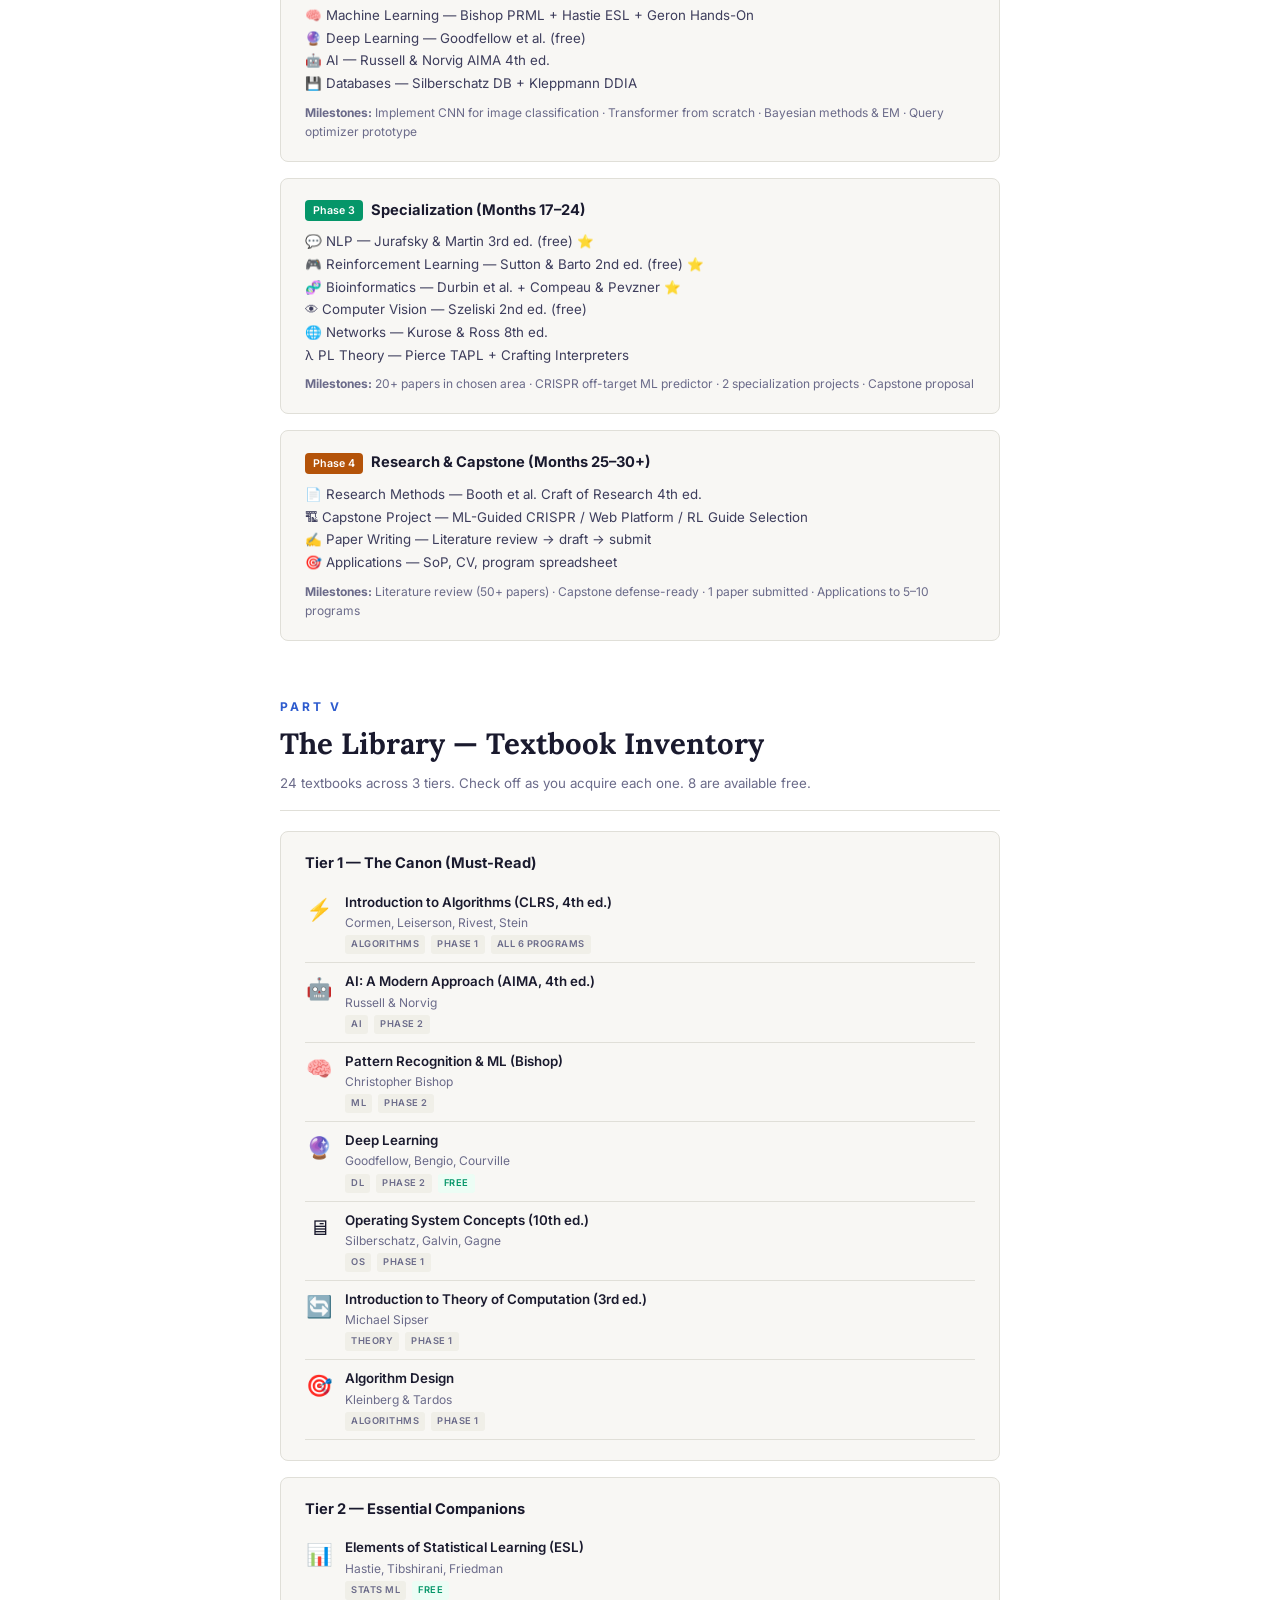
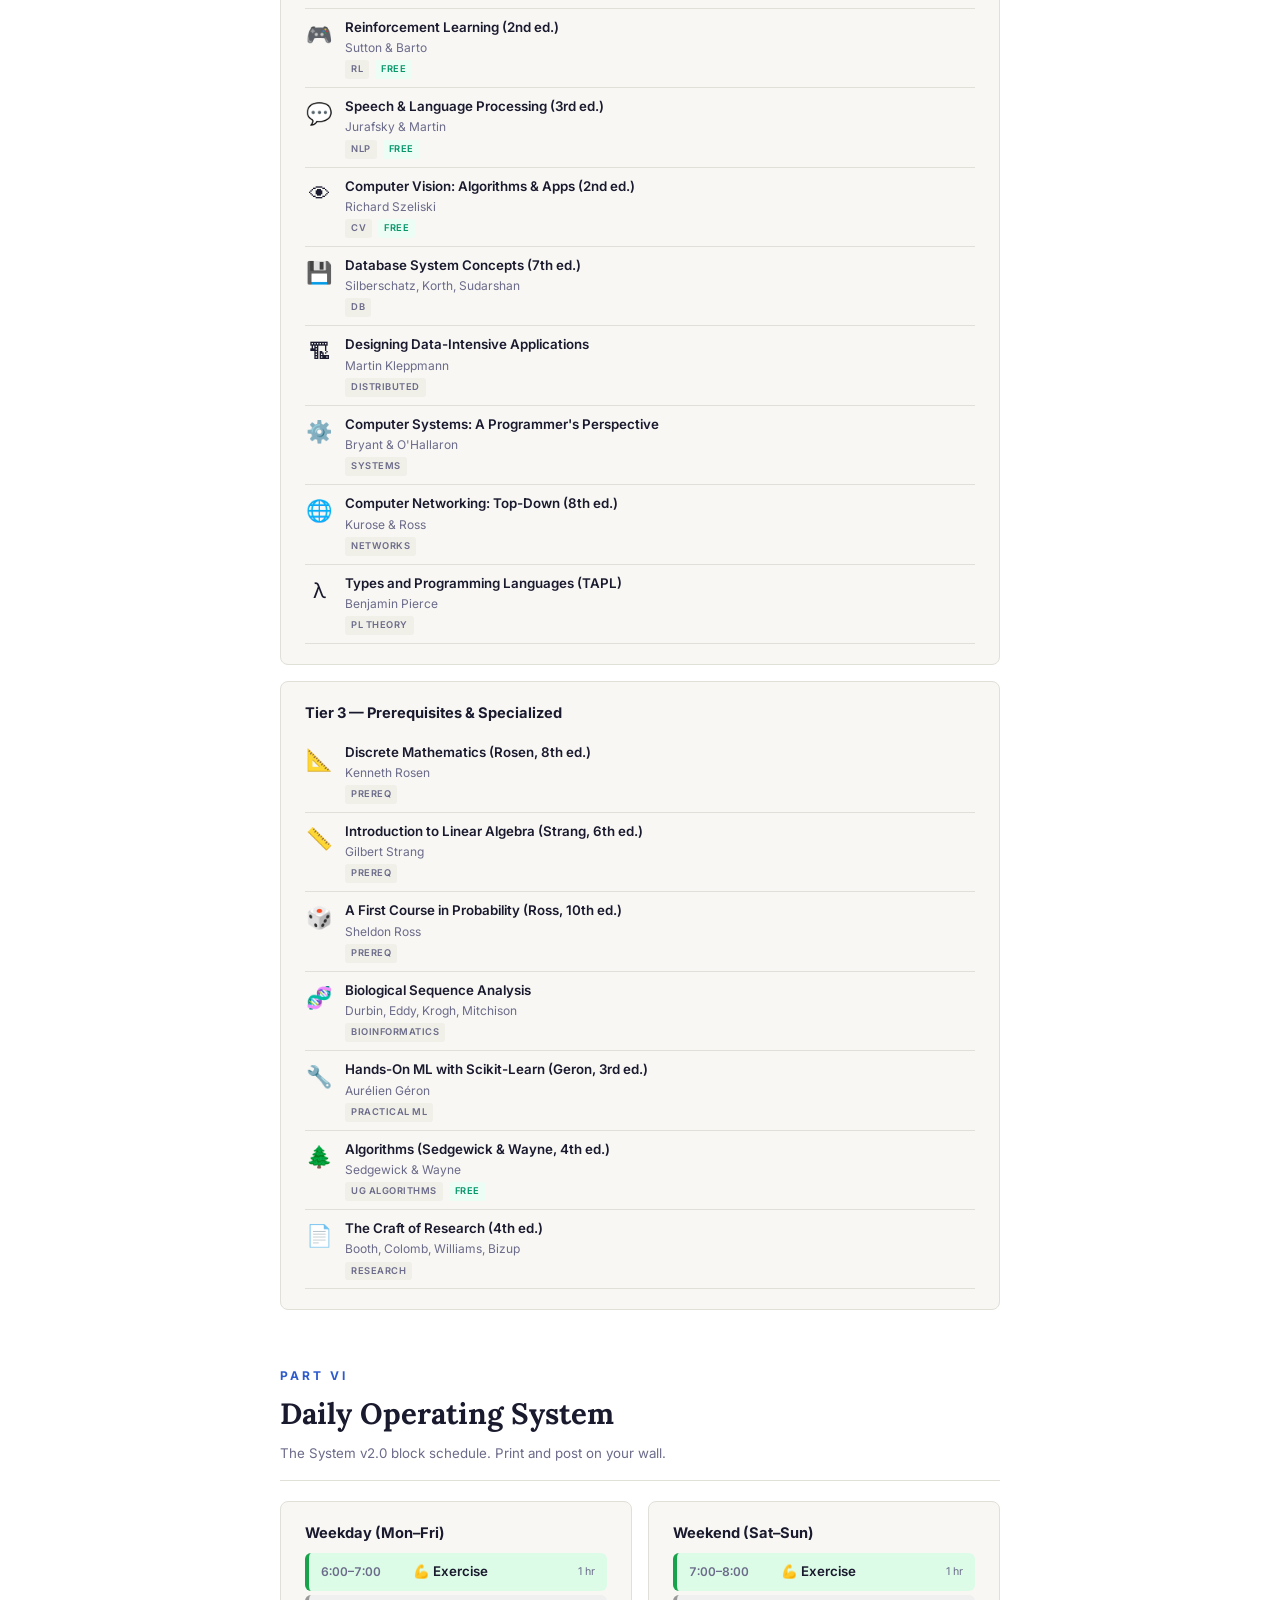
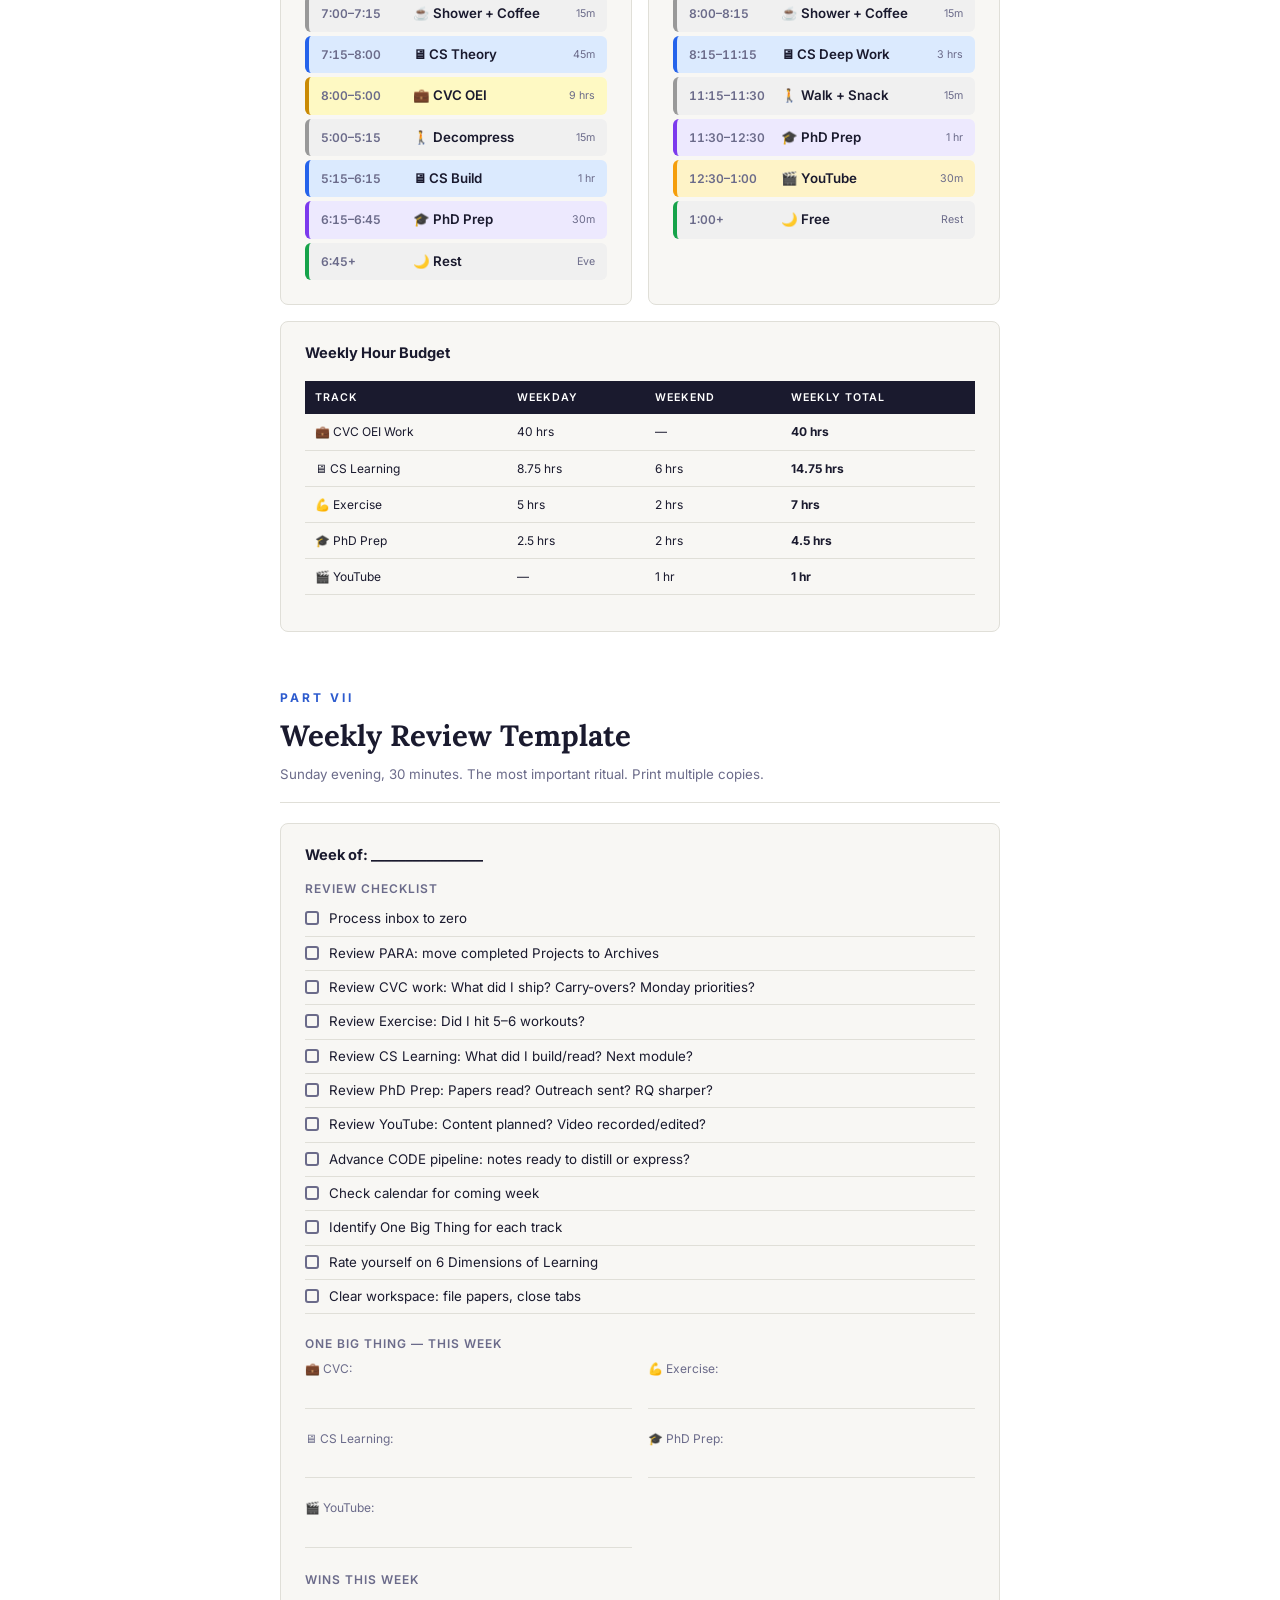
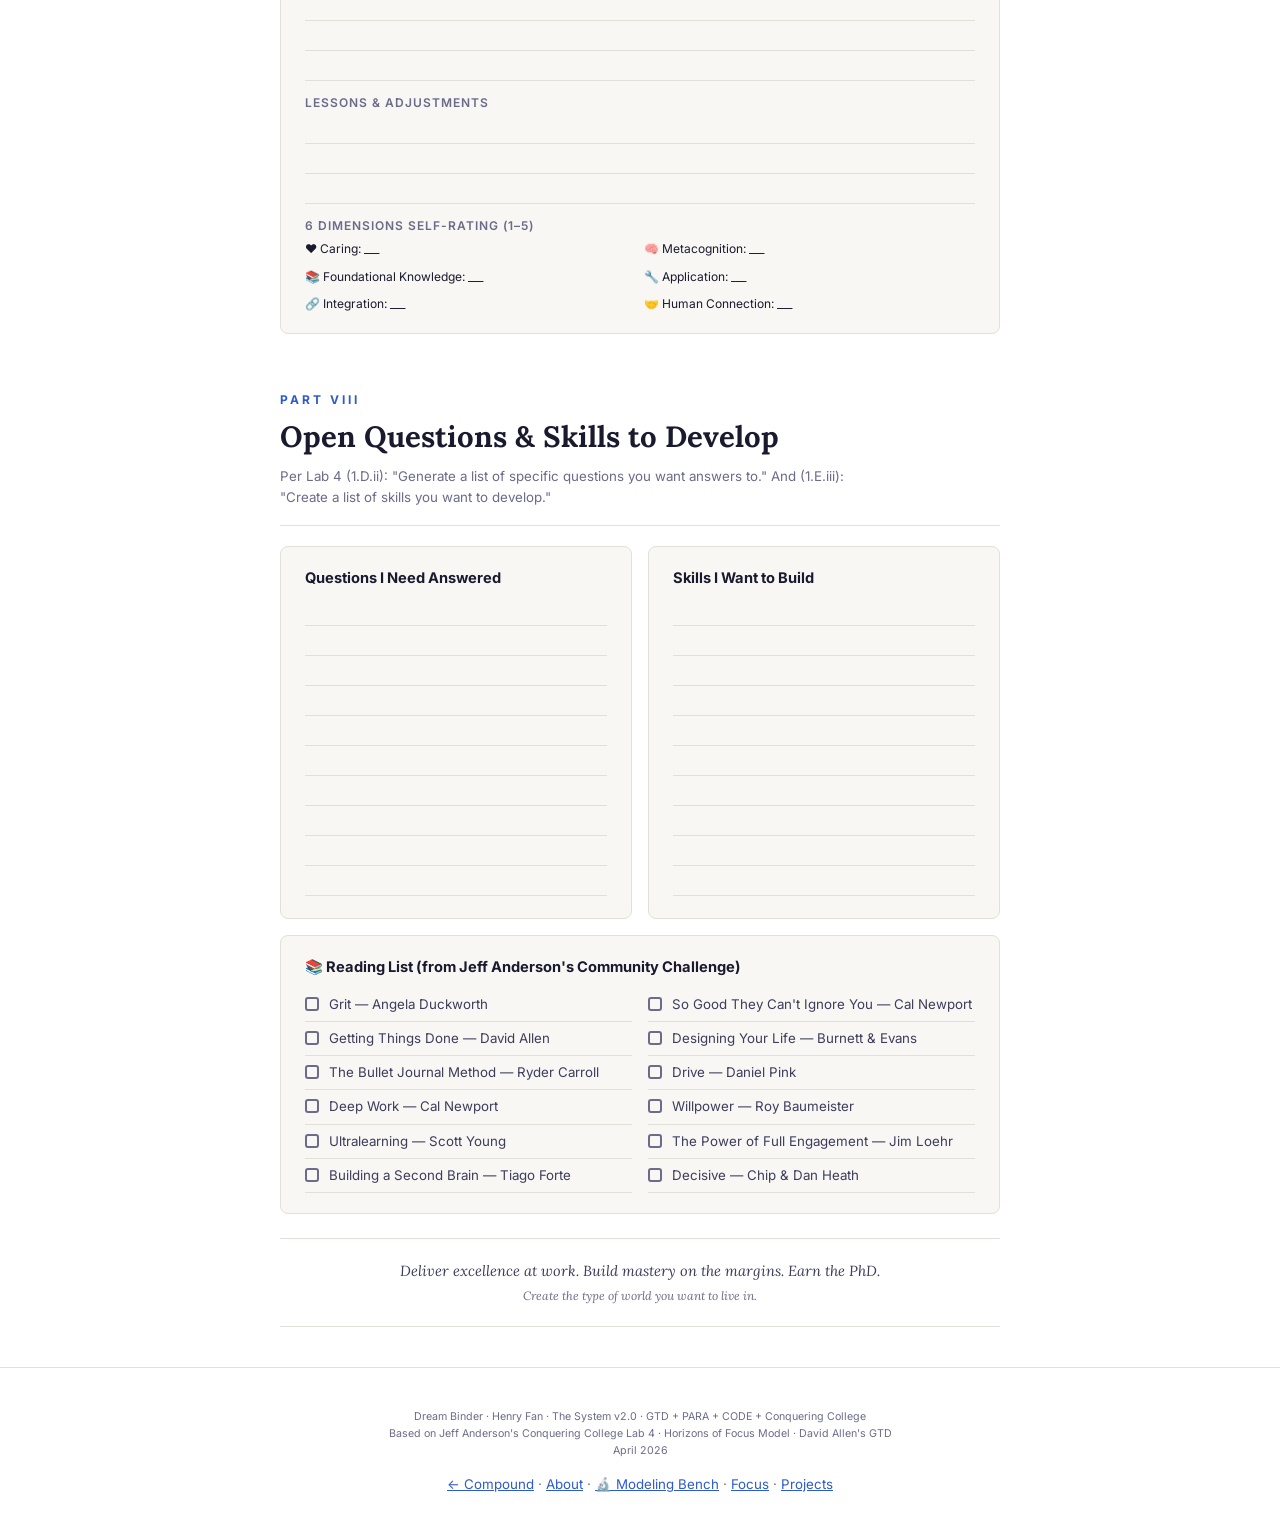
<file: dream-binder.html>
<!DOCTYPE html>
<html lang="en">
<head>
<meta charset="UTF-8">
<meta name="viewport" content="width=device-width, initial-scale=1.0">
<title>Dream Binder &amp; Horizons of Focus — Henry Fan</title>
<meta name="description" content="A printable GTD horizons-of-focus workbook: Purpose → Vision → Goals → Areas → Projects → Actions, scoped to Henry Fan's annual review.">
<meta name="author" content="Henry Fan">
<meta name="theme-color" content="#ffffff">
<meta name="color-scheme" content="light">
<link rel="canonical" href="https://fansofhenry.github.io/dream-binder.html">
<link rel="icon" href="data:image/svg+xml,<svg xmlns='http://www.w3.org/2000/svg' viewBox='0 0 100 100'><text y='.9em' font-size='90'>📓</text></svg>">
<meta property="og:type" content="website">
<meta property="og:site_name" content="fansofhenry.github.io">
<meta property="og:title" content="Dream Binder &amp; Horizons of Focus — Henry Fan">
<meta property="og:description" content="Printable GTD horizons-of-focus workbook: Purpose → Vision → Goals → Areas → Projects → Actions.">
<meta property="og:url" content="https://fansofhenry.github.io/dream-binder.html">
<meta name="twitter:card" content="summary">
<meta name="twitter:title" content="Dream Binder &amp; Horizons of Focus — Henry Fan">
<meta name="twitter:description" content="Printable GTD horizons-of-focus workbook.">
<link rel="preconnect" href="https://fonts.googleapis.com">
<link rel="preconnect" href="https://fonts.gstatic.com" crossorigin>
<link href="https://fonts.googleapis.com/css2?family=Inter:wght@300;400;500;600;700;800&family=Lora:ital,wght@0,400;0,500;0,600;0,700;1,400&display=swap" rel="stylesheet">
<style>

:root {
  --ink: #1a1a2e;
  --ink2: #3d3d5c;
  --ink3: #6b6b8a;
  --bg: #ffffff;
  --bg2: #f8f7f4;
  --bg3: #f0efe8;
  --line: #e0dfd8;
  --accent: #2d5bce;
  --h5: #7c3aed; /* Purpose */
  --h4: #2563eb; /* Vision */
  --h3: #059669; /* Goals */
  --h2: #d97706; /* Areas */
  --h1: #dc2626; /* Projects */
  --h0: #475569; /* Actions */
}

* { margin: 0; padding: 0; box-sizing: border-box; }
html { font-size: 11pt; }
body { font-family: 'Inter', sans-serif; color: var(--ink); background: var(--bg); line-height: 1.6; }

@page { size: letter; margin: 0.6in 0.7in; }
@media print {
  body { font-size: 10pt; }
  .page-break { page-break-before: always; }
  .no-print { display: none !important; }
  .card { break-inside: avoid; }
  .horizon-ring { print-color-adjust: exact; -webkit-print-color-adjust: exact; }
}

/* COVER */
.cover { min-height: 100vh; display: flex; flex-direction: column; justify-content: center; align-items: center; text-align: center; padding: 60px 40px; background: linear-gradient(145deg, #faf9f6 0%, #f0efe8 100%); }
.cover h1 { font-family: 'Lora', serif; font-size: 42pt; font-weight: 700; color: var(--ink); letter-spacing: -0.02em; margin-bottom: 8px; }
.cover h2 { font-family: 'Lora', serif; font-size: 16pt; font-weight: 400; color: var(--ink3); font-style: italic; margin-bottom: 40px; }
.cover-meta { font-size: 10pt; color: var(--ink3); line-height: 2; }
.cover-line { width: 80px; height: 2px; background: var(--accent); margin: 24px auto; }
.cover-quote { font-family: 'Lora', serif; font-style: italic; font-size: 12pt; color: var(--ink2); max-width: 500px; margin-top: 40px; line-height: 1.8; }

/* SECTION HEADERS */
.section { padding: 40px 0 20px; }
.section-num { font-size: 9pt; font-weight: 700; letter-spacing: 3px; text-transform: uppercase; color: var(--accent); margin-bottom: 4px; }
.section h2 { font-family: 'Lora', serif; font-size: 22pt; font-weight: 700; color: var(--ink); margin-bottom: 6px; }
.section-sub { font-size: 10pt; color: var(--ink3); max-width: 600px; }
.section-rule { width: 100%; height: 1px; background: var(--line); margin-top: 16px; }

/* CONTENT */
.container { max-width: 800px; margin: 0 auto; padding: 0 40px; }

/* CARDS */
.card { background: var(--bg2); border: 1px solid var(--line); border-radius: 8px; padding: 20px 24px; margin-bottom: 16px; }
.card-title { font-size: 11pt; font-weight: 700; margin-bottom: 8px; display: flex; align-items: center; gap: 8px; }
.card-body { font-size: 10pt; color: var(--ink2); line-height: 1.7; }

/* HORIZONS */
.horizons { display: flex; flex-direction: column; gap: 0; margin: 24px 0; }
.horizon-ring { display: flex; align-items: stretch; border-radius: 8px; overflow: hidden; margin-bottom: 2px; }
.horizon-label { width: 200px; padding: 16px 20px; color: white; display: flex; flex-direction: column; justify-content: center; flex-shrink: 0; }
.horizon-label .h-level { font-size: 8pt; font-weight: 700; letter-spacing: 2px; text-transform: uppercase; opacity: 0.7; }
.horizon-label .h-name { font-size: 12pt; font-weight: 700; margin-top: 2px; }
.horizon-content { flex: 1; background: var(--bg2); padding: 16px 20px; border: 1px solid var(--line); border-left: none; }
.horizon-content .h-q { font-size: 10pt; color: var(--ink3); font-style: italic; margin-bottom: 6px; }
.horizon-content .h-fill { min-height: 36px; border-bottom: 1px dashed var(--line); margin-bottom: 4px; font-size: 10pt; color: var(--ink); padding: 4px 0; }

/* WRITE LINES */
.write-line { border-bottom: 1px solid var(--line); min-height: 28px; margin-bottom: 2px; padding: 4px 0; font-size: 10pt; }
.write-block { min-height: 80px; border: 1px solid var(--line); border-radius: 6px; padding: 10px 12px; margin-bottom: 12px; font-size: 10pt; background: var(--bg); }
.write-label { font-size: 9pt; font-weight: 600; color: var(--ink3); text-transform: uppercase; letter-spacing: 1px; margin-bottom: 4px; }

/* ROADMAP TABLE */
.roadmap-table { width: 100%; border-collapse: collapse; font-size: 9pt; margin: 16px 0; }
.roadmap-table th { background: var(--ink); color: white; padding: 8px 10px; text-align: left; font-size: 8pt; font-weight: 600; letter-spacing: 1px; text-transform: uppercase; }
.roadmap-table td { padding: 8px 10px; border-bottom: 1px solid var(--line); vertical-align: top; }
.roadmap-table tr:nth-child(even) td { background: var(--bg2); }
.phase-badge { display: inline-block; padding: 2px 8px; border-radius: 4px; font-size: 8pt; font-weight: 600; color: white; }

/* BOOK LIST */
.book-row { display: flex; gap: 12px; padding: 8px 0; border-bottom: 1px solid var(--line); align-items: flex-start; }
.book-icon { font-size: 16pt; flex-shrink: 0; width: 28px; text-align: center; }
.book-info { flex: 1; }
.book-title { font-size: 10pt; font-weight: 600; color: var(--ink); }
.book-author { font-size: 9pt; color: var(--ink3); }
.book-meta { display: flex; gap: 6px; margin-top: 3px; }
.book-tag { font-size: 7pt; padding: 2px 6px; border-radius: 3px; background: var(--bg3); color: var(--ink3); font-weight: 600; text-transform: uppercase; letter-spacing: 0.5px; }

/* SCHEDULE */
.sched-row { display: flex; align-items: center; gap: 12px; padding: 8px 12px; border-radius: 6px; margin-bottom: 4px; border-left: 4px solid; }
.sched-time { font-size: 9pt; font-weight: 600; color: var(--ink3); min-width: 80px; font-variant-numeric: tabular-nums; }
.sched-name { font-size: 10pt; font-weight: 600; }
.sched-dur { font-size: 8pt; color: var(--ink3); margin-left: auto; }

/* WEEKLY REVIEW */
.checklist-item { display: flex; align-items: flex-start; gap: 10px; padding: 6px 0; border-bottom: 1px solid var(--line); font-size: 10pt; }
.checklist-box { width: 14px; height: 14px; border: 2px solid var(--ink3); border-radius: 3px; flex-shrink: 0; margin-top: 3px; }

/* GRID */
.g2 { display: grid; grid-template-columns: 1fr 1fr; gap: 16px; }
@media (max-width: 600px) { .g2 { grid-template-columns: 1fr; } }
@media print { .g2 { grid-template-columns: 1fr 1fr; } }

.programs-grid { display: grid; grid-template-columns: repeat(3, 1fr); gap: 8px; margin: 16px 0; }
.program-card { padding: 12px; border-radius: 6px; border: 1px solid var(--line); text-align: center; }
.program-name { font-size: 11pt; font-weight: 700; }
.program-detail { font-size: 8pt; color: var(--ink3); margin-top: 2px; }

.mantra { font-family: 'Lora', serif; font-size: 11pt; font-style: italic; text-align: center; color: var(--ink2); padding: 20px; margin: 24px 0; border-top: 1px solid var(--line); border-bottom: 1px solid var(--line); }

.footer { text-align: center; padding: 40px 20px; font-size: 8pt; color: var(--ink3); border-top: 1px solid var(--line); margin-top: 40px; }

/* a11y */
.skip-link{position:absolute;left:-9999px;top:0;background:var(--accent);color:#fff;padding:10px 16px;border-radius:0 0 8px 0;font-family:'JetBrains Mono',monospace;font-size:10pt;font-weight:700;text-decoration:none;z-index:999}
.skip-link:focus{left:0;outline:2px solid var(--ink);outline-offset:2px}
a:focus-visible, button:focus-visible { outline: 2px solid var(--accent); outline-offset: 3px; border-radius: 4px; }
@media print { .skip-link { display: none !important; } }
@media (prefers-reduced-motion: reduce){
  *,*::before,*::after{animation-duration:.01ms!important;transition-duration:.01ms!important;scroll-behavior:auto!important}
}
</style>
</head>
<body>

<a class="skip-link" href="#main-content">Skip to main content</a>

<!-- ===== COVER ===== -->
<div class="cover" id="main-content">
  <h1>Dream Binder</h1>
  <h2>Horizons of Focus & Five-Year Plan</h2>
  <div class="cover-line"></div>
  <div class="cover-meta">
    Henry Fan<br>
    Application Support Analyst I · CVC OEI Exchange<br>
    Aspiring MS CS · PhD in CS Education<br>
    April 2026
  </div>
  <div class="cover-quote">
    "Your mind is for having ideas, not holding them."<br>
    — David Allen, <em>Getting Things Done</em>
  </div>
  <div style="margin-top:40px;font-size:9pt;color:var(--ink3)">
    Built on: GTD · PARA · CODE · Conquering College Lab 4 · Second Brain
  </div>
</div>

<div class="container">

<!-- ===== 1. HORIZONS OF FOCUS ===== -->
<div class="section page-break">
  <div class="section-num">Part I</div>
  <h2>Horizons of Focus</h2>
  <div class="section-sub">From David Allen's GTD, adapted via Jeff Anderson's Conquering College Lab 4. Think from purpose down to actions — each level gives meaning to the one below it.</div>
  <div class="section-rule"></div>
</div>

<div class="horizons">
  <div class="horizon-ring">
    <div class="horizon-label" style="background:var(--h5)"><span class="h-level">Horizon 5 — 50,000 ft</span><span class="h-name">Purpose & Principles</span></div>
    <div class="horizon-content">
      <div class="h-q">Why do I exist? What do I stand for? What kind of world do I want to create?</div>
      <div class="h-fill">To democratize CS education — making first-principles, hands-on computer science accessible to community college students who've been told this field isn't for them. To prove that deep understanding doesn't require elite institutions.</div>
    </div>
  </div>
  <div class="horizon-ring">
    <div class="horizon-label" style="background:var(--h4)"><span class="h-level">Horizon 4 — 40,000 ft</span><span class="h-name">3–5 Year Vision</span></div>
    <div class="horizon-content">
      <div class="h-q">Where do I see myself in 3–5 years? What does success look like?</div>
      <div class="h-fill">Enrolled in or completing a PhD in CS Education (or Learning Sciences/HCI). Published researcher. MS CS knowledge equivalent. YouTube channel with a following of CC students learning CS from first principles. Financially stable. Physically strong.</div>
    </div>
  </div>
  <div class="horizon-ring">
    <div class="horizon-label" style="background:var(--h3)"><span class="h-level">Horizon 3 — 30,000 ft</span><span class="h-name">1–2 Year Goals</span></div>
    <div class="horizon-content">
      <div class="h-q">What do I want to achieve in the next 1–2 years?</div>
      <div class="h-fill"></div>
      <div class="h-fill"></div>
      <div class="h-fill"></div>
      <div class="h-fill"></div>
      <div class="h-fill"></div>
    </div>
  </div>
  <div class="horizon-ring">
    <div class="horizon-label" style="background:var(--h2)"><span class="h-level">Horizon 2 — 20,000 ft</span><span class="h-name">Areas of Focus</span></div>
    <div class="horizon-content">
      <div class="h-q">What are my ongoing areas of responsibility? (PARA: Areas)</div>
      <div class="h-fill">💼 Career — CVC OEI Exchange (Application Support Analyst I)</div>
      <div class="h-fill">🖥 CS Mastery — Self-study toward MS CS equivalency</div>
      <div class="h-fill">🎓 PhD Prep — Research identity, papers, faculty outreach, applications</div>
      <div class="h-fill">💪 Health & Fitness — Daily exercise, energy management</div>
      <div class="h-fill">🎬 YouTube — CS Ed curriculum channel for CC students</div>
      <div class="h-fill"></div>
    </div>
  </div>
  <div class="horizon-ring">
    <div class="horizon-label" style="background:var(--h1)"><span class="h-level">Horizon 1 — 10,000 ft</span><span class="h-name">Current Projects</span></div>
    <div class="horizon-content">
      <div class="h-q">What projects have a clear outcome and deadline? (PARA: Projects)</div>
      <div class="h-fill"></div>
      <div class="h-fill"></div>
      <div class="h-fill"></div>
      <div class="h-fill"></div>
      <div class="h-fill"></div>
      <div class="h-fill"></div>
    </div>
  </div>
  <div class="horizon-ring">
    <div class="horizon-label" style="background:var(--h0)"><span class="h-level">Ground Level — Runway</span><span class="h-name">Next Actions</span></div>
    <div class="horizon-content">
      <div class="h-q">What is the very next physical action I need to take for each project?</div>
      <div class="h-fill"></div>
      <div class="h-fill"></div>
      <div class="h-fill"></div>
      <div class="h-fill"></div>
      <div class="h-fill"></div>
      <div class="h-fill"></div>
    </div>
  </div>
</div>

<!-- ===== 2. VISION, VALUES & PURPOSE ===== -->
<div class="section page-break">
  <div class="section-num">Part II</div>
  <h2>Vision, Values & Purpose Statement</h2>
  <div class="section-sub">Conquering College Lab 4: "Develop your purpose and find your reasons to work hard."</div>
  <div class="section-rule"></div>
</div>

<div class="card">
  <div class="card-title">My Core Values</div>
  <div class="card-body">What principles guide every decision I make? List 5–7 values.</div>
  <div class="write-line"></div>
  <div class="write-line"></div>
  <div class="write-line"></div>
  <div class="write-line"></div>
  <div class="write-line"></div>
  <div class="write-line"></div>
  <div class="write-line"></div>
</div>

<div class="card">
  <div class="card-title">My Purpose Statement</div>
  <div class="card-body">In one sentence, why am I doing all of this? (Revisit and refine monthly.)</div>
  <div class="write-block"></div>
</div>

<div class="card">
  <div class="card-title">My Vision Statement</div>
  <div class="card-body">Describe your ideal life 5 years from now in vivid detail. Where do you live? What is your daily routine? What have you accomplished? How do you feel?</div>
  <div class="write-block" style="min-height:140px"></div>
</div>

<div class="g2">
  <div class="card">
    <div class="card-title">What energizes me?</div>
    <div class="write-line"></div>
    <div class="write-line"></div>
    <div class="write-line"></div>
    <div class="write-line"></div>
  </div>
  <div class="card">
    <div class="card-title">What drains me?</div>
    <div class="write-line"></div>
    <div class="write-line"></div>
    <div class="write-line"></div>
    <div class="write-line"></div>
  </div>
</div>

<!-- ===== 3. FIVE-YEAR PLAN ===== -->
<div class="section page-break">
  <div class="section-num">Part III</div>
  <h2>Five-Year Academic & Career Plan</h2>
  <div class="section-sub">Per Jeff Anderson Lab 4: "Create, develop, and maintain a concrete plan for your work and beyond." Flexible, easy-to-edit, visually appealing.</div>
  <div class="section-rule"></div>
</div>

<div class="card">
  <div class="card-title">🎯 Target School & Degree</div>
  <div class="g2">
    <div><div class="write-label">School</div><div class="write-line"></div></div>
    <div><div class="write-label">Degree Track</div><div class="write-line"></div></div>
    <div><div class="write-label">Major / Department</div><div class="write-line"></div></div>
    <div><div class="write-label">Expected Start</div><div class="write-line"></div></div>
  </div>
</div>

<div class="card">
  <div class="card-title">Target Programs</div>
  <div class="programs-grid">
    <div class="program-card"><div style="font-size:20px">🤘</div><div class="program-name">UT Austin</div><div class="program-detail">MSCS Online · ~$10K · 30 hrs</div></div>
    <div class="program-card"><div style="font-size:20px">🐝</div><div class="program-name">Georgia Tech</div><div class="program-detail">OMSCS · ~$7K · 30 hrs</div></div>
    <div class="program-card"><div style="font-size:20px">⚡</div><div class="program-name">SJSU</div><div class="program-detail">MSCS · ~$34K · 33 units</div></div>
    <div class="program-card"><div style="font-size:20px">🔴</div><div class="program-name">Cornell</div><div class="program-detail">PhD CS Ed · Funded · 34 hrs</div></div>
    <div class="program-card"><div style="font-size:20px">🦁</div><div class="program-name">Columbia</div><div class="program-detail">MSCS · ~$84K · 30 pts</div></div>
    <div class="program-card"><div style="font-size:20px">🐯</div><div class="program-name">Princeton</div><div class="program-detail">PhD CS · Funded · 6 courses</div></div>
  </div>
</div>

<!-- Year-by-Year Plan -->
<div class="card">
  <div class="card-title">Year 1 (Apr 2026 – Mar 2027)</div>
  <div class="card-body" style="margin-bottom:8px">Job: CVC OEI Exchange. CS Phases 0–1. PhD prep: papers + outreach.</div>
  <table class="roadmap-table">
    <tr><th>Quarter</th><th>Work</th><th>CS Learning</th><th>PhD Prep</th><th>YouTube</th></tr>
    <tr><td>Q1<br>Apr–Jun</td><td>First 90 days — earn trust, learn systems</td><td>Phase 0: Discrete Math, Data Structures, Python/C, Linear Algebra</td><td>Paper reading pipeline (2/wk). Draft RQ.</td><td>Plan channel. Script first 3 videos.</td></tr>
    <tr><td>Q2<br>Jul–Sep</td><td>Contributing phase — ship improvements</td><td>Phase 0→1: Finish prereqs. Start CLRS.</td><td>Sharpen RQ. Faculty outreach (1/wk). Start SoP.</td><td>Publish first videos. Monthly cadence.</td></tr>
    <tr><td>Q3<br>Oct–Dec</td><td>Impact — propose process improvement</td><td>Phase 1: CLRS, OS (Silberschatz), Sipser</td><td>SIGCSE 2027 deadline. Program research.</td><td>4–6 videos live. Iterate based on feedback.</td></tr>
    <tr><td>Q4<br>Jan–Mar</td><td>Established at CVC</td><td>Phase 1: Complete OS + Theory of Computation</td><td>Submit PhD apps. Finalize SoP + materials.</td><td>Build audience. ~10 videos total.</td></tr>
  </table>
</div>

<div class="card">
  <div class="card-title">Year 2 (Apr 2027 – Mar 2028)</div>
  <table class="roadmap-table">
    <tr><th>Quarter</th><th>CS Learning</th><th>PhD / Research</th><th>YouTube</th></tr>
    <tr><td>Q1</td><td>Phase 2: ML (Bishop), Deep Learning</td><td>Decisions from PhD apps. Start pilot study?</td><td>Bi-weekly videos. CS fundamentals series.</td></tr>
    <tr><td>Q2</td><td>Phase 2: AI (AIMA), Databases</td><td>Summer research or thesis prep</td><td>Series on building computers from scratch</td></tr>
    <tr><td>Q3</td><td>Phase 2→3: Start specializations</td><td>Draft SIGCSE/RESPECT paper</td><td>Breadboard computer series</td></tr>
    <tr><td>Q4</td><td>Phase 3: NLP, RL, Bioinformatics</td><td>Submit paper. Refine research agenda.</td><td>~25 videos. Growing channel.</td></tr>
  </table>
</div>

<div class="card">
  <div class="card-title">Years 3–5 (2028 – 2031)</div>
  <table class="roadmap-table">
    <tr><th>Year</th><th>CS / Career</th><th>PhD / Research</th><th>YouTube / Teaching</th></tr>
    <tr><td>Year 3</td><td>Phase 3–4: Specialization + capstone project</td><td>PhD coursework (if accepted) or continued independent research</td><td>Established channel. Curriculum for CC students.</td></tr>
    <tr><td>Year 4</td><td>MS CS equivalent complete. Apply skills at work or transition.</td><td>PhD qualifying exams. Dissertation proposal.</td><td>Full curriculum library. Speaking at conferences.</td></tr>
    <tr><td>Year 5</td><td>Senior technical role or full-time PhD</td><td>Dissertation research + writing. Defend.</td><td>Impact: CC students using your materials nationwide.</td></tr>
  </table>
</div>

<!-- ===== 4. MS CS ROADMAP ===== -->
<div class="section page-break">
  <div class="section-num">Part IV</div>
  <h2>MS CS Self-Study Roadmap</h2>
  <div class="section-sub">5 phases, 30+ months. Synthesized from UT Austin, Georgia Tech, SJSU, Cornell, Columbia, Princeton curricula.</div>
  <div class="section-rule"></div>
</div>

<div class="card">
  <div class="card-title"><span class="phase-badge" style="background:#6B7280">Phase 0</span> Prerequisites & Foundation (Months 1–3)</div>
  <div class="card-body">
    📐 Discrete Mathematics — Rosen 8th ed. or MIT 6.042J<br>
    🌲 Data Structures & Algorithms — Sedgewick & Wayne; Princeton Coursera<br>
    🐍 Python + C Fluency — Automate the Boring Stuff + K&R C<br>
    🎲 Linear Algebra & Probability — Strang 6th ed. + Ross Probability
  </div>
  <div style="margin-top:8px;font-size:9pt;color:var(--ink3)"><strong>Milestones:</strong> 50 LeetCode problems · Proofs by induction · BST, hash table, graph in C · Matrix ops & Bayes fluent</div>
</div>

<div class="card">
  <div class="card-title"><span class="phase-badge" style="background:#1D4ED8">Phase 1</span> Core Graduate Foundations (Months 4–9)</div>
  <div class="card-body">
    ⚡ Graduate Algorithms — CLRS 4th ed. + Kleinberg & Tardos<br>
    🖥 Operating Systems — Silberschatz 10th ed. + Bryant & O'Hallaron<br>
    🔄 Theory of Computation — Sipser 3rd ed.
  </div>
  <div style="margin-top:8px;font-size:9pt;color:var(--ink3)"><strong>Milestones:</strong> CLRS ch 1–35 with exercises · Build shell + thread library in C · Understand P vs NP · Network flow problems</div>
</div>

<div class="card">
  <div class="card-title"><span class="phase-badge" style="background:#7C3AED">Phase 2</span> AI, ML & Data (Months 10–16)</div>
  <div class="card-body">
    🧠 Machine Learning — Bishop PRML + Hastie ESL + Geron Hands-On<br>
    🔮 Deep Learning — Goodfellow et al. (free)<br>
    🤖 AI — Russell & Norvig AIMA 4th ed.<br>
    💾 Databases — Silberschatz DB + Kleppmann DDIA
  </div>
  <div style="margin-top:8px;font-size:9pt;color:var(--ink3)"><strong>Milestones:</strong> Implement CNN for image classification · Transformer from scratch · Bayesian methods & EM · Query optimizer prototype</div>
</div>

<div class="card">
  <div class="card-title"><span class="phase-badge" style="background:#059669">Phase 3</span> Specialization (Months 17–24)</div>
  <div class="card-body">
    💬 NLP — Jurafsky & Martin 3rd ed. (free) ⭐<br>
    🎮 Reinforcement Learning — Sutton & Barto 2nd ed. (free) ⭐<br>
    🧬 Bioinformatics — Durbin et al. + Compeau & Pevzner ⭐<br>
    👁 Computer Vision — Szeliski 2nd ed. (free)<br>
    🌐 Networks — Kurose & Ross 8th ed.<br>
    λ PL Theory — Pierce TAPL + Crafting Interpreters
  </div>
  <div style="margin-top:8px;font-size:9pt;color:var(--ink3)"><strong>Milestones:</strong> 20+ papers in chosen area · CRISPR off-target ML predictor · 2 specialization projects · Capstone proposal</div>
</div>

<div class="card">
  <div class="card-title"><span class="phase-badge" style="background:#B45309">Phase 4</span> Research & Capstone (Months 25–30+)</div>
  <div class="card-body">
    📄 Research Methods — Booth et al. Craft of Research 4th ed.<br>
    🏗 Capstone Project — ML-Guided CRISPR / Web Platform / RL Guide Selection<br>
    ✍️ Paper Writing — Literature review → draft → submit<br>
    🎯 Applications — SoP, CV, program spreadsheet
  </div>
  <div style="margin-top:8px;font-size:9pt;color:var(--ink3)"><strong>Milestones:</strong> Literature review (50+ papers) · Capstone defense-ready · 1 paper submitted · Applications to 5–10 programs</div>
</div>

<!-- ===== 5. THE LIBRARY ===== -->
<div class="section page-break">
  <div class="section-num">Part V</div>
  <h2>The Library — Textbook Inventory</h2>
  <div class="section-sub">24 textbooks across 3 tiers. Check off as you acquire each one. 8 are available free.</div>
  <div class="section-rule"></div>
</div>

<div class="card">
  <div class="card-title">Tier 1 — The Canon (Must-Read)</div>
  <div class="book-row"><div class="book-icon">⚡</div><div class="book-info"><div class="book-title">Introduction to Algorithms (CLRS, 4th ed.)</div><div class="book-author">Cormen, Leiserson, Rivest, Stein</div><div class="book-meta"><span class="book-tag">Algorithms</span><span class="book-tag">Phase 1</span><span class="book-tag">All 6 Programs</span></div></div></div>
  <div class="book-row"><div class="book-icon">🤖</div><div class="book-info"><div class="book-title">AI: A Modern Approach (AIMA, 4th ed.)</div><div class="book-author">Russell & Norvig</div><div class="book-meta"><span class="book-tag">AI</span><span class="book-tag">Phase 2</span></div></div></div>
  <div class="book-row"><div class="book-icon">🧠</div><div class="book-info"><div class="book-title">Pattern Recognition & ML (Bishop)</div><div class="book-author">Christopher Bishop</div><div class="book-meta"><span class="book-tag">ML</span><span class="book-tag">Phase 2</span></div></div></div>
  <div class="book-row"><div class="book-icon">🔮</div><div class="book-info"><div class="book-title">Deep Learning</div><div class="book-author">Goodfellow, Bengio, Courville</div><div class="book-meta"><span class="book-tag">DL</span><span class="book-tag">Phase 2</span><span class="book-tag" style="background:#ecfdf5;color:#059669">FREE</span></div></div></div>
  <div class="book-row"><div class="book-icon">🖥</div><div class="book-info"><div class="book-title">Operating System Concepts (10th ed.)</div><div class="book-author">Silberschatz, Galvin, Gagne</div><div class="book-meta"><span class="book-tag">OS</span><span class="book-tag">Phase 1</span></div></div></div>
  <div class="book-row"><div class="book-icon">🔄</div><div class="book-info"><div class="book-title">Introduction to Theory of Computation (3rd ed.)</div><div class="book-author">Michael Sipser</div><div class="book-meta"><span class="book-tag">Theory</span><span class="book-tag">Phase 1</span></div></div></div>
  <div class="book-row"><div class="book-icon">🎯</div><div class="book-info"><div class="book-title">Algorithm Design</div><div class="book-author">Kleinberg & Tardos</div><div class="book-meta"><span class="book-tag">Algorithms</span><span class="book-tag">Phase 1</span></div></div></div>
</div>

<div class="card">
  <div class="card-title">Tier 2 — Essential Companions</div>
  <div class="book-row"><div class="book-icon">📊</div><div class="book-info"><div class="book-title">Elements of Statistical Learning (ESL)</div><div class="book-author">Hastie, Tibshirani, Friedman</div><div class="book-meta"><span class="book-tag">Stats ML</span><span class="book-tag" style="background:#ecfdf5;color:#059669">FREE</span></div></div></div>
  <div class="book-row"><div class="book-icon">🎮</div><div class="book-info"><div class="book-title">Reinforcement Learning (2nd ed.)</div><div class="book-author">Sutton & Barto</div><div class="book-meta"><span class="book-tag">RL</span><span class="book-tag" style="background:#ecfdf5;color:#059669">FREE</span></div></div></div>
  <div class="book-row"><div class="book-icon">💬</div><div class="book-info"><div class="book-title">Speech & Language Processing (3rd ed.)</div><div class="book-author">Jurafsky & Martin</div><div class="book-meta"><span class="book-tag">NLP</span><span class="book-tag" style="background:#ecfdf5;color:#059669">FREE</span></div></div></div>
  <div class="book-row"><div class="book-icon">👁</div><div class="book-info"><div class="book-title">Computer Vision: Algorithms & Apps (2nd ed.)</div><div class="book-author">Richard Szeliski</div><div class="book-meta"><span class="book-tag">CV</span><span class="book-tag" style="background:#ecfdf5;color:#059669">FREE</span></div></div></div>
  <div class="book-row"><div class="book-icon">💾</div><div class="book-info"><div class="book-title">Database System Concepts (7th ed.)</div><div class="book-author">Silberschatz, Korth, Sudarshan</div><div class="book-meta"><span class="book-tag">DB</span></div></div></div>
  <div class="book-row"><div class="book-icon">🏗</div><div class="book-info"><div class="book-title">Designing Data-Intensive Applications</div><div class="book-author">Martin Kleppmann</div><div class="book-meta"><span class="book-tag">Distributed</span></div></div></div>
  <div class="book-row"><div class="book-icon">⚙️</div><div class="book-info"><div class="book-title">Computer Systems: A Programmer's Perspective</div><div class="book-author">Bryant & O'Hallaron</div><div class="book-meta"><span class="book-tag">Systems</span></div></div></div>
  <div class="book-row"><div class="book-icon">🌐</div><div class="book-info"><div class="book-title">Computer Networking: Top-Down (8th ed.)</div><div class="book-author">Kurose & Ross</div><div class="book-meta"><span class="book-tag">Networks</span></div></div></div>
  <div class="book-row"><div class="book-icon">λ</div><div class="book-info"><div class="book-title">Types and Programming Languages (TAPL)</div><div class="book-author">Benjamin Pierce</div><div class="book-meta"><span class="book-tag">PL Theory</span></div></div></div>
</div>

<div class="card">
  <div class="card-title">Tier 3 — Prerequisites & Specialized</div>
  <div class="book-row"><div class="book-icon">📐</div><div class="book-info"><div class="book-title">Discrete Mathematics (Rosen, 8th ed.)</div><div class="book-author">Kenneth Rosen</div><div class="book-meta"><span class="book-tag">Prereq</span></div></div></div>
  <div class="book-row"><div class="book-icon">📏</div><div class="book-info"><div class="book-title">Introduction to Linear Algebra (Strang, 6th ed.)</div><div class="book-author">Gilbert Strang</div><div class="book-meta"><span class="book-tag">Prereq</span></div></div></div>
  <div class="book-row"><div class="book-icon">🎲</div><div class="book-info"><div class="book-title">A First Course in Probability (Ross, 10th ed.)</div><div class="book-author">Sheldon Ross</div><div class="book-meta"><span class="book-tag">Prereq</span></div></div></div>
  <div class="book-row"><div class="book-icon">🧬</div><div class="book-info"><div class="book-title">Biological Sequence Analysis</div><div class="book-author">Durbin, Eddy, Krogh, Mitchison</div><div class="book-meta"><span class="book-tag">Bioinformatics</span></div></div></div>
  <div class="book-row"><div class="book-icon">🔧</div><div class="book-info"><div class="book-title">Hands-On ML with Scikit-Learn (Geron, 3rd ed.)</div><div class="book-author">Aurélien Géron</div><div class="book-meta"><span class="book-tag">Practical ML</span></div></div></div>
  <div class="book-row"><div class="book-icon">🌲</div><div class="book-info"><div class="book-title">Algorithms (Sedgewick & Wayne, 4th ed.)</div><div class="book-author">Sedgewick & Wayne</div><div class="book-meta"><span class="book-tag">UG Algorithms</span><span class="book-tag" style="background:#ecfdf5;color:#059669">FREE</span></div></div></div>
  <div class="book-row"><div class="book-icon">📄</div><div class="book-info"><div class="book-title">The Craft of Research (4th ed.)</div><div class="book-author">Booth, Colomb, Williams, Bizup</div><div class="book-meta"><span class="book-tag">Research</span></div></div></div>
</div>

<!-- ===== 6. DAILY OPERATING SYSTEM ===== -->
<div class="section page-break">
  <div class="section-num">Part VI</div>
  <h2>Daily Operating System</h2>
  <div class="section-sub">The System v2.0 block schedule. Print and post on your wall.</div>
  <div class="section-rule"></div>
</div>

<div class="g2">
  <div class="card">
    <div class="card-title">Weekday (Mon–Fri)</div>
    <div class="sched-row" style="background:#dcfce7;border-color:#16a34a"><span class="sched-time">6:00–7:00</span><span class="sched-name">💪 Exercise</span><span class="sched-dur">1 hr</span></div>
    <div class="sched-row" style="background:#f0f0f0;border-color:#999"><span class="sched-time">7:00–7:15</span><span class="sched-name">☕ Shower + Coffee</span><span class="sched-dur">15m</span></div>
    <div class="sched-row" style="background:#dbeafe;border-color:#2563eb"><span class="sched-time">7:15–8:00</span><span class="sched-name">🖥 CS Theory</span><span class="sched-dur">45m</span></div>
    <div class="sched-row" style="background:#fef9c3;border-color:#ca8a04"><span class="sched-time">8:00–5:00</span><span class="sched-name">💼 CVC OEI</span><span class="sched-dur">9 hrs</span></div>
    <div class="sched-row" style="background:#f0f0f0;border-color:#999"><span class="sched-time">5:00–5:15</span><span class="sched-name">🚶 Decompress</span><span class="sched-dur">15m</span></div>
    <div class="sched-row" style="background:#dbeafe;border-color:#2563eb"><span class="sched-time">5:15–6:15</span><span class="sched-name">🖥 CS Build</span><span class="sched-dur">1 hr</span></div>
    <div class="sched-row" style="background:#ede9fe;border-color:#7c3aed"><span class="sched-time">6:15–6:45</span><span class="sched-name">🎓 PhD Prep</span><span class="sched-dur">30m</span></div>
    <div class="sched-row" style="background:#f0f0f0;border-color:#16a34a"><span class="sched-time">6:45+</span><span class="sched-name">🌙 Rest</span><span class="sched-dur">Eve</span></div>
  </div>
  <div class="card">
    <div class="card-title">Weekend (Sat–Sun)</div>
    <div class="sched-row" style="background:#dcfce7;border-color:#16a34a"><span class="sched-time">7:00–8:00</span><span class="sched-name">💪 Exercise</span><span class="sched-dur">1 hr</span></div>
    <div class="sched-row" style="background:#f0f0f0;border-color:#999"><span class="sched-time">8:00–8:15</span><span class="sched-name">☕ Shower + Coffee</span><span class="sched-dur">15m</span></div>
    <div class="sched-row" style="background:#dbeafe;border-color:#2563eb"><span class="sched-time">8:15–11:15</span><span class="sched-name">🖥 CS Deep Work</span><span class="sched-dur">3 hrs</span></div>
    <div class="sched-row" style="background:#f0f0f0;border-color:#999"><span class="sched-time">11:15–11:30</span><span class="sched-name">🚶 Walk + Snack</span><span class="sched-dur">15m</span></div>
    <div class="sched-row" style="background:#ede9fe;border-color:#7c3aed"><span class="sched-time">11:30–12:30</span><span class="sched-name">🎓 PhD Prep</span><span class="sched-dur">1 hr</span></div>
    <div class="sched-row" style="background:#fef3c7;border-color:#f59e0b"><span class="sched-time">12:30–1:00</span><span class="sched-name">🎬 YouTube</span><span class="sched-dur">30m</span></div>
    <div class="sched-row" style="background:#f0f0f0;border-color:#16a34a"><span class="sched-time">1:00+</span><span class="sched-name">🌙 Free</span><span class="sched-dur">Rest</span></div>
  </div>
</div>

<div class="card">
  <div class="card-title">Weekly Hour Budget</div>
  <table class="roadmap-table">
    <tr><th>Track</th><th>Weekday</th><th>Weekend</th><th>Weekly Total</th></tr>
    <tr><td>💼 CVC OEI Work</td><td>40 hrs</td><td>—</td><td><strong>40 hrs</strong></td></tr>
    <tr><td>🖥 CS Learning</td><td>8.75 hrs</td><td>6 hrs</td><td><strong>14.75 hrs</strong></td></tr>
    <tr><td>💪 Exercise</td><td>5 hrs</td><td>2 hrs</td><td><strong>7 hrs</strong></td></tr>
    <tr><td>🎓 PhD Prep</td><td>2.5 hrs</td><td>2 hrs</td><td><strong>4.5 hrs</strong></td></tr>
    <tr><td>🎬 YouTube</td><td>—</td><td>1 hr</td><td><strong>1 hr</strong></td></tr>
  </table>
</div>

<!-- ===== 7. WEEKLY REVIEW TEMPLATE ===== -->
<div class="section page-break">
  <div class="section-num">Part VII</div>
  <h2>Weekly Review Template</h2>
  <div class="section-sub">Sunday evening, 30 minutes. The most important ritual. Print multiple copies.</div>
  <div class="section-rule"></div>
</div>

<div class="card">
  <div class="card-title">Week of: ________________</div>

  <div class="write-label" style="margin-top:12px">Review Checklist</div>
  <div class="checklist-item"><div class="checklist-box"></div>Process inbox to zero</div>
  <div class="checklist-item"><div class="checklist-box"></div>Review PARA: move completed Projects to Archives</div>
  <div class="checklist-item"><div class="checklist-box"></div>Review CVC work: What did I ship? Carry-overs? Monday priorities?</div>
  <div class="checklist-item"><div class="checklist-box"></div>Review Exercise: Did I hit 5–6 workouts?</div>
  <div class="checklist-item"><div class="checklist-box"></div>Review CS Learning: What did I build/read? Next module?</div>
  <div class="checklist-item"><div class="checklist-box"></div>Review PhD Prep: Papers read? Outreach sent? RQ sharper?</div>
  <div class="checklist-item"><div class="checklist-box"></div>Review YouTube: Content planned? Video recorded/edited?</div>
  <div class="checklist-item"><div class="checklist-box"></div>Advance CODE pipeline: notes ready to distill or express?</div>
  <div class="checklist-item"><div class="checklist-box"></div>Check calendar for coming week</div>
  <div class="checklist-item"><div class="checklist-box"></div>Identify One Big Thing for each track</div>
  <div class="checklist-item"><div class="checklist-box"></div>Rate yourself on 6 Dimensions of Learning</div>
  <div class="checklist-item"><div class="checklist-box"></div>Clear workspace: file papers, close tabs</div>

  <div class="write-label" style="margin-top:20px">One Big Thing — This Week</div>
  <div class="g2">
    <div><span style="font-size:9pt;color:var(--ink3)">💼 CVC:</span><div class="write-line"></div></div>
    <div><span style="font-size:9pt;color:var(--ink3)">💪 Exercise:</span><div class="write-line"></div></div>
    <div><span style="font-size:9pt;color:var(--ink3)">🖥 CS Learning:</span><div class="write-line"></div></div>
    <div><span style="font-size:9pt;color:var(--ink3)">🎓 PhD Prep:</span><div class="write-line"></div></div>
    <div><span style="font-size:9pt;color:var(--ink3)">🎬 YouTube:</span><div class="write-line"></div></div>
  </div>

  <div class="write-label" style="margin-top:20px">Wins This Week</div>
  <div class="write-line"></div><div class="write-line"></div><div class="write-line"></div>

  <div class="write-label" style="margin-top:12px">Lessons & Adjustments</div>
  <div class="write-line"></div><div class="write-line"></div><div class="write-line"></div>

  <div class="write-label" style="margin-top:12px">6 Dimensions Self-Rating (1–5)</div>
  <div class="g2" style="gap:8px">
    <div style="font-size:9pt">❤️ Caring: ___</div>
    <div style="font-size:9pt">🧠 Metacognition: ___</div>
    <div style="font-size:9pt">📚 Foundational Knowledge: ___</div>
    <div style="font-size:9pt">🔧 Application: ___</div>
    <div style="font-size:9pt">🔗 Integration: ___</div>
    <div style="font-size:9pt">🤝 Human Connection: ___</div>
  </div>
</div>

<!-- ===== 8. QUESTIONS & NEXT STEPS ===== -->
<div class="section page-break">
  <div class="section-num">Part VIII</div>
  <h2>Open Questions & Skills to Develop</h2>
  <div class="section-sub">Per Lab 4 (1.D.ii): "Generate a list of specific questions you want answers to." And (1.E.iii): "Create a list of skills you want to develop."</div>
  <div class="section-rule"></div>
</div>

<div class="g2">
  <div class="card">
    <div class="card-title">Questions I Need Answered</div>
    <div class="write-line"></div><div class="write-line"></div><div class="write-line"></div>
    <div class="write-line"></div><div class="write-line"></div><div class="write-line"></div>
    <div class="write-line"></div><div class="write-line"></div><div class="write-line"></div>
    <div class="write-line"></div>
  </div>
  <div class="card">
    <div class="card-title">Skills I Want to Build</div>
    <div class="write-line"></div><div class="write-line"></div><div class="write-line"></div>
    <div class="write-line"></div><div class="write-line"></div><div class="write-line"></div>
    <div class="write-line"></div><div class="write-line"></div><div class="write-line"></div>
    <div class="write-line"></div>
  </div>
</div>

<div class="card">
  <div class="card-title">📚 Reading List (from Jeff Anderson's Community Challenge)</div>
  <div class="g2" style="font-size:9pt;color:var(--ink2)">
    <div>
      <div class="checklist-item"><div class="checklist-box"></div>Grit — Angela Duckworth</div>
      <div class="checklist-item"><div class="checklist-box"></div>Getting Things Done — David Allen</div>
      <div class="checklist-item"><div class="checklist-box"></div>The Bullet Journal Method — Ryder Carroll</div>
      <div class="checklist-item"><div class="checklist-box"></div>Deep Work — Cal Newport</div>
      <div class="checklist-item"><div class="checklist-box"></div>Ultralearning — Scott Young</div>
      <div class="checklist-item"><div class="checklist-box"></div>Building a Second Brain — Tiago Forte</div>
    </div>
    <div>
      <div class="checklist-item"><div class="checklist-box"></div>So Good They Can't Ignore You — Cal Newport</div>
      <div class="checklist-item"><div class="checklist-box"></div>Designing Your Life — Burnett & Evans</div>
      <div class="checklist-item"><div class="checklist-box"></div>Drive — Daniel Pink</div>
      <div class="checklist-item"><div class="checklist-box"></div>Willpower — Roy Baumeister</div>
      <div class="checklist-item"><div class="checklist-box"></div>The Power of Full Engagement — Jim Loehr</div>
      <div class="checklist-item"><div class="checklist-box"></div>Decisive — Chip & Dan Heath</div>
    </div>
  </div>
</div>

<div class="mantra">
  Deliver excellence at work. Build mastery on the margins. Earn the PhD.<br>
  <span style="font-size:9pt;color:var(--ink3)">Create the type of world you want to live in.</span>
</div>

</div><!-- /container -->

<div class="footer">
  Dream Binder · Henry Fan · The System v2.0 · GTD + PARA + CODE + Conquering College<br>
  Based on Jeff Anderson's Conquering College Lab 4 · Horizons of Focus Model · David Allen's GTD<br>
  April 2026
  <div class="no-print" style="margin-top:14px;font-size:10pt;">
    <a href="/" style="color:var(--accent);">← Compound</a> ·
    <a href="/about.html" style="color:var(--accent);">About</a> ·
    <a href="/research-lab/" style="color:var(--accent);">🔬 Modeling Bench</a> ·
    <a href="focus.html" style="color:var(--accent);">Focus</a> ·
    <a href="projects.html" style="color:var(--accent);">Projects</a>
  </div>
</div>

</body>
</html>
</file>
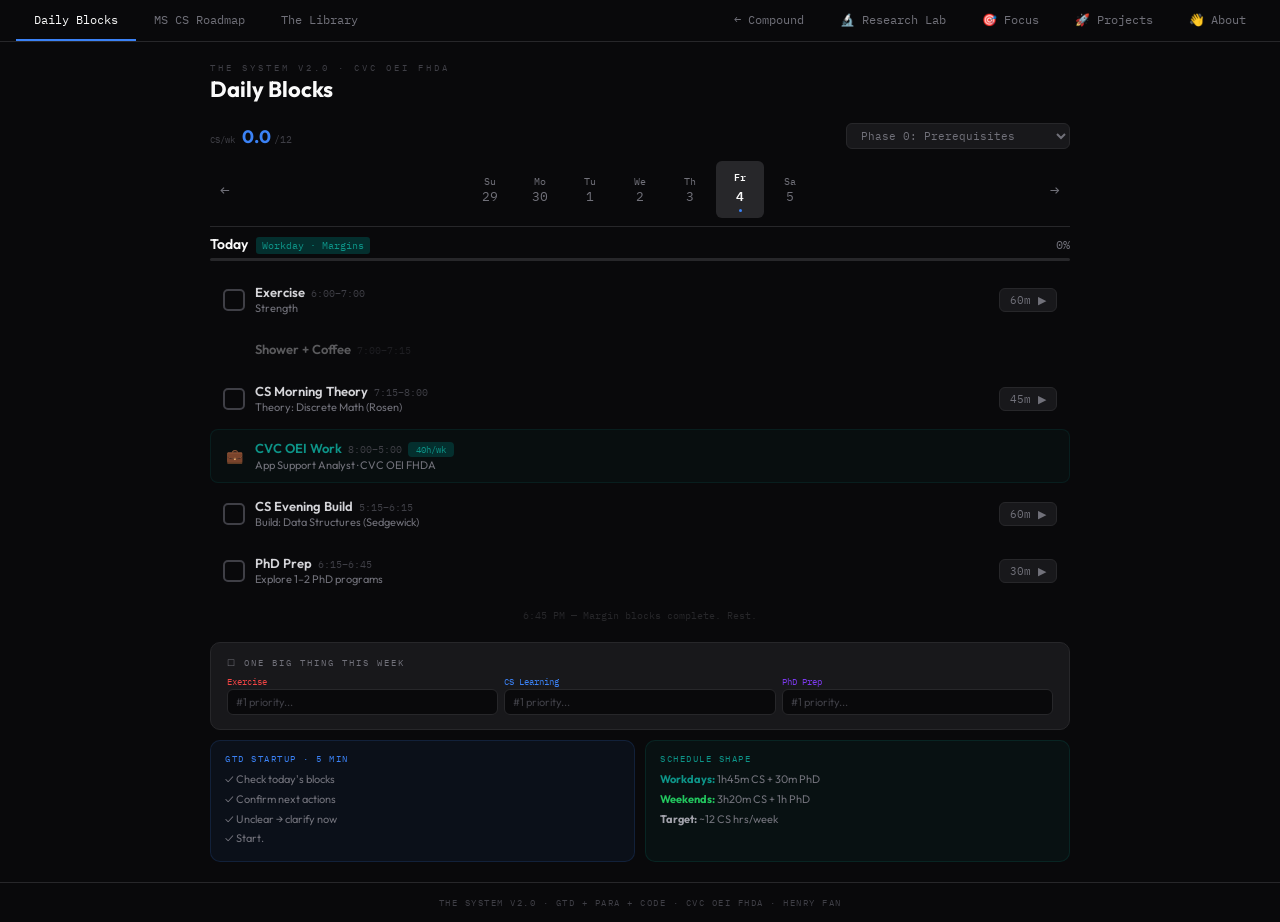
<file: mscs-tools.html>
<!DOCTYPE html>
<html lang="en">
<head>
<meta charset="UTF-8">
<meta name="viewport" content="width=device-width, initial-scale=1.0">
<title>MS CS Tools — Roadmap, Library, Milestones</title>
<meta name="description" content="The roadmap, textbook library, and milestone tracker for Henry Fan's CS graduate-readiness path.">
<meta name="author" content="Henry Fan">
<meta name="theme-color" content="#09090B">
<meta name="color-scheme" content="dark">
<link rel="canonical" href="https://fansofhenry.github.io/mscs-tools.html">
<link rel="icon" href="data:image/svg+xml,<svg xmlns='http://www.w3.org/2000/svg' viewBox='0 0 100 100'><text y='.9em' font-size='90'>📚</text></svg>">
<meta property="og:type" content="website">
<meta property="og:site_name" content="fansofhenry.github.io">
<meta property="og:title" content="MS CS Tools — Roadmap, Library, Milestones">
<meta property="og:description" content="Roadmap, textbook library, and milestone tracker for a CS graduate-readiness path.">
<meta property="og:url" content="https://fansofhenry.github.io/mscs-tools.html">
<meta name="twitter:card" content="summary">
<meta name="twitter:title" content="MS CS Tools — Roadmap, Library, Milestones">
<meta name="twitter:description" content="Roadmap, textbook library, and milestone tracker for a CS graduate-readiness path.">
<link rel="preconnect" href="https://fonts.googleapis.com">
<link rel="preconnect" href="https://fonts.gstatic.com" crossorigin>
<link href="https://fonts.googleapis.com/css2?family=IBM+Plex+Mono:wght@400;500;600&family=Outfit:wght@300;400;500;600;700&display=swap" rel="stylesheet">
<style>
  *, *::before, *::after { box-sizing: border-box; margin: 0; padding: 0; }
  :root {
    --bg: #09090B; --card: #18181B; --border: #27272A; --border2: #3F3F46;
    --muted: #71717A; --text: #D4D4D8; --bright: #FAFAFA;
    --blue: #3B82F6; --purple: #7C3AED; --green: #22C55E; --teal: #0D9488;
    --red: #EF4444; --amber: #D97706; --stone: #78716C;
    --font: 'Outfit', system-ui, -apple-system, sans-serif;
    --mono: 'IBM Plex Mono', 'SF Mono', monospace;
  }
  body { background: var(--bg); color: var(--text); font-family: var(--font); min-height: 100vh; }
  
  /* === NAV === */
  .nav { display: flex; border-bottom: 1px solid var(--border); overflow-x: auto; padding: 0 16px; }
  .nav-btn { padding: 12px 18px; border: none; background: none; color: var(--muted); font-family: var(--mono);
    font-size: 12px; cursor: pointer; border-bottom: 2px solid transparent; transition: all .2s; white-space: nowrap; }
  .nav-btn:hover { color: var(--text); }
  .nav-btn.active { color: var(--bright); border-bottom-color: var(--blue); }
  
  /* === LAYOUT === */
  .page { display: none; padding: 20px; max-width: 900px; margin: 0 auto; }
  .page.active { display: block; }
  .page-hdr { margin-bottom: 20px; }
  .page-hdr .sys { font-family: var(--mono); font-size: 9px; letter-spacing: 3px; color: var(--border2); text-transform: uppercase; }
  .page-hdr h1 { font-size: 22px; font-weight: 700; color: var(--bright); margin-top: 2px; }
  .page-hdr p { font-size: 13px; color: var(--muted); margin-top: 4px; }
  
  /* === CARDS === */
  .card { background: var(--card); border: 1px solid var(--border); border-radius: 10px; padding: 14px 16px; margin-bottom: 10px; }
  .card-title { font-family: var(--mono); font-size: 9px; letter-spacing: 2px; color: var(--muted); text-transform: uppercase; margin-bottom: 8px; }
  
  /* === PROGRESS === */
  .prog-bar { height: 3px; border-radius: 2px; background: var(--border); overflow: hidden; }
  .prog-fill { height: 100%; border-radius: 2px; transition: width .5s ease; }
  
  /* === BUTTONS === */
  .pill { padding: 2px 8px; border-radius: 4px; font-family: var(--mono); font-size: 10px; display: inline-block; }
  .btn-sm { padding: 4px 10px; border-radius: 6px; border: 1px solid var(--border); background: var(--card);
    color: var(--muted); font-family: var(--mono); font-size: 11px; cursor: pointer; transition: all .15s; }
  .btn-sm:hover { border-color: var(--border2); color: var(--text); }
  
  /* === ROADMAP === */
  .timeline { display: flex; align-items: center; overflow-x: auto; padding: 12px 0; gap: 0; }
  .tl-node { display: flex; flex-direction: column; align-items: center; width: 110px; cursor: pointer; flex-shrink: 0; }
  .tl-node:hover .tl-circle { transform: scale(1.08); }
  .tl-circle { width: 44px; height: 44px; border-radius: 50%; display: flex; align-items: center; justify-content: center;
    font-family: var(--font); font-size: 15px; font-weight: 700; transition: all .2s; position: relative; }
  .tl-label { margin-top: 6px; font-family: var(--mono); font-size: 11px; text-align: center; line-height: 1.3; }
  .tl-sub { font-family: var(--mono); font-size: 9px; color: var(--border2); }
  .tl-line { width: 32px; height: 2px; background: var(--border); margin: 0 -6px; margin-bottom: 30px; flex-shrink: 0; }
  
  .phase-hdr { padding: 14px 16px; border-radius: 10px; margin-bottom: 14px; display: flex; justify-content: space-between;
    flex-wrap: wrap; gap: 10px; }
  .grid-2 { display: grid; grid-template-columns: 1fr 1fr; gap: 14px; }
  .track-item { padding: 10px 12px; background: var(--card); border: 1px solid var(--border); border-radius: 8px;
    margin-bottom: 6px; transition: border-color .2s; cursor: default; }
  .track-item:hover { border-color: var(--border2); }
  
  .ms-row { display: flex; align-items: center; gap: 10px; padding: 8px 10px; border-radius: 8px; cursor: pointer; transition: background .15s; }
  .ms-row:hover { background: rgba(255,255,255,.04); }
  .ms-check { width: 20px; height: 20px; border-radius: 5px; border: 2px solid var(--border2); display: flex;
    align-items: center; justify-content: center; font-size: 11px; color: #fff; transition: all .15s; flex-shrink: 0; }
  
  /* === LIBRARY === */
  .book-row { background: #fff; border: 1px solid #E7E5E4; border-radius: 10px; margin-bottom: 6px; overflow: hidden;
    cursor: pointer; transition: box-shadow .2s; color: #1C1917; }
  .book-row:hover { box-shadow: 0 4px 16px rgba(0,0,0,.08); }
  .book-main { padding: 12px 16px; display: flex; align-items: center; gap: 12px; }
  .book-spine { width: 4px; height: 36px; border-radius: 2px; opacity: .7; flex-shrink: 0; }
  .book-detail { padding: 0 16px 14px; border-top: 1px solid #F5F5F4; display: none; }
  .book-detail.open { display: block; }
  .status-dot { width: 28px; height: 28px; border-radius: 50%; display: flex; align-items: center; justify-content: center;
    font-size: 11px; font-weight: 600; font-family: var(--font); cursor: pointer; transition: all .15s; flex-shrink: 0; border: 2px solid; }
  .status-dot:hover { transform: scale(1.1); }
  .tier-hdr { font-family: Georgia, 'Times New Roman', serif; font-size: 18px; font-weight: 600; color: #44403C;
    margin: 20px 0 8px; display: flex; align-items: baseline; gap: 8px; }
  .tier-sub { font-family: var(--font); font-size: 12px; color: #A8A29E; font-weight: 400; }
  
  /* Library uses light theme */
  .page-library { background: #FAFAF9; color: #1C1917; }
  .page-library .page-hdr .sys { color: #A8A29E; }
  .page-library .page-hdr h1 { color: #1C1917; font-family: Georgia, 'Times New Roman', serif; font-size: 28px; }
  .page-library .page-hdr p { color: #78716C; }
  .lib-filters { padding: 10px 0; border-bottom: 1px solid #E7E5E4; margin-bottom: 16px; display: flex; gap: 6px; flex-wrap: wrap; align-items: center; }
  .lib-filters input { padding: 6px 12px; border-radius: 6px; border: 1px solid #D6D3D1; font-family: var(--font); font-size: 12px; width: 180px; outline: none; }
  .lib-filters select { padding: 5px 10px; border-radius: 6px; border: 1px solid #D6D3D1; font-family: var(--font); font-size: 11px; cursor: pointer; }
  .filter-pill { padding: 5px 12px; border-radius: 6px; border: none; font-family: var(--font); font-size: 11px; cursor: pointer; transition: all .15s; }
  
  /* === PLANNER === */
  .block-row { display: flex; align-items: center; gap: 10px; padding: 10px 12px; border-radius: 8px; margin-bottom: 4px; transition: background .15s; }
  .block-row:hover { background: rgba(255,255,255,.03); }
  .block-check { width: 22px; height: 22px; border-radius: 5px; display: flex; align-items: center; justify-content: center;
    font-size: 11px; color: #fff; cursor: pointer; border: 2px solid; transition: all .15s; flex-shrink: 0; }
  .block-check:hover { transform: scale(1.1); }
  .day-btn { flex: 1; max-width: 48px; text-align: center; padding: 6px 4px; border-radius: 6px; border: none;
    background: transparent; font-family: var(--mono); cursor: pointer; transition: all .15s; color: var(--muted); }
  .day-btn:hover { background: rgba(255,255,255,.05); }
  .day-btn.active { background: var(--border); color: var(--bright); font-weight: 600; }
  .obt-input { background: var(--bg); border: 1px solid var(--border); border-radius: 6px; padding: 5px 8px;
    color: var(--text); font-family: var(--font); font-size: 11px; width: 100%; outline: none; }
  .obt-input:focus { border-color: var(--blue); }
  .obt-input::placeholder { color: var(--border2); }
  
  .sched-badge { font-family: var(--mono); font-size: 10px; padding: 2px 6px; border-radius: 3px; }
  
  /* === FOOTER === */
  footer { padding: 14px 20px; border-top: 1px solid var(--border); font-family: var(--mono); font-size: 9px;
    color: var(--border2); text-align: center; letter-spacing: 1.5px; text-transform: uppercase; }
  
  /* Animations */
  @keyframes fadeIn { from { opacity: 0; transform: translateY(6px); } to { opacity: 1; transform: translateY(0); } }
  .fade-in { animation: fadeIn .3s ease both; }
  @keyframes pulse { 0%,100% { opacity: 1; } 50% { opacity: .6; } }
  .pulse { animation: pulse 1.5s ease infinite; }

  /* a11y */
  .skip-link{position:absolute;left:-9999px;top:0;background:var(--accent);color:#0b0d14;padding:10px 16px;border-radius:0 0 8px 0;font-family:var(--mono);font-size:11px;font-weight:700;text-decoration:none;z-index:999}
  .skip-link:focus{left:0;outline:2px solid #fff;outline-offset:2px}
  a:focus-visible, button:focus-visible { outline: 2px solid var(--accent); outline-offset: 3px; border-radius: 4px; }
  @media (prefers-reduced-motion: reduce){
    *,*::before,*::after{animation-duration:.01ms!important;transition-duration:.01ms!important;scroll-behavior:auto!important}
    .fade-in, .pulse { animation: none !important; }
  }
</style>
</head>
<body>

<a class="skip-link" href="#main-content">Skip to main content</a>

<!-- NAV -->
<nav class="nav" aria-label="Primary">
  <button class="nav-btn active" onclick="showPage('planner')">Daily Blocks</button>
  <button class="nav-btn" onclick="showPage('roadmap')">MS CS Roadmap</button>
  <button class="nav-btn" onclick="showPage('library')">The Library</button>
  <a class="nav-btn" href="/" style="text-decoration:none;margin-left:auto">← Compound</a>
  <a class="nav-btn" href="/research-lab/" style="text-decoration:none">🔬 Research Lab</a>
  <a class="nav-btn" href="/focus.html" style="text-decoration:none">🎯 Focus</a>
  <a class="nav-btn" href="/projects.html" style="text-decoration:none">🚀 Projects</a>
  <a class="nav-btn" href="/about.html" style="text-decoration:none">👋 About</a>
</nav>

<!-- ========== PAGE 1: DAILY BLOCK PLANNER ========== -->
<div id="page-planner" class="page active" role="main"><a id="main-content" tabindex="-1"></a>
  <div class="page-hdr">
    <div class="sys">The System v2.0 · CVC OEI FHDA</div>
    <h1>Daily Blocks</h1>
  </div>
  
  <!-- Stats bar -->
  <div style="display:flex;justify-content:space-between;align-items:center;margin-bottom:12px">
    <div>
      <span style="font-family:var(--mono);font-size:9px;color:var(--border2)">CS/wk</span>
      <span id="bp-csHrs" style="font-size:18px;font-weight:700;color:var(--blue);margin-left:4px">0</span>
      <span style="font-family:var(--mono);font-size:10px;color:var(--border2)">/12</span>
    </div>
    <select id="bp-phase" class="btn-sm" onchange="bpSave()">
      <option value="0">Phase 0: Prerequisites</option>
      <option value="1">Phase 1: Core Foundations</option>
      <option value="2">Phase 2: AI/ML/Data</option>
      <option value="3">Phase 3: Specialization</option>
      <option value="4">Phase 4: Research/Capstone</option>
    </select>
  </div>
  
  <!-- Day nav -->
  <div style="display:flex;align-items:center;margin-bottom:8px;border-bottom:1px solid var(--border);padding-bottom:8px">
    <button class="btn-sm" onclick="bpShiftDay(-1)" style="border:none;background:none;color:var(--muted);font-size:16px;cursor:pointer">←</button>
    <div id="bp-days" style="display:flex;flex:1;gap:2px;justify-content:center"></div>
    <button class="btn-sm" onclick="bpShiftDay(1)" style="border:none;background:none;color:var(--muted);font-size:16px;cursor:pointer">→</button>
  </div>
  
  <!-- Day label + progress -->
  <div style="display:flex;justify-content:space-between;align-items:center;margin-bottom:4px">
    <div style="display:flex;align-items:baseline;gap:8px">
      <span id="bp-dayLabel" style="font-size:14px;font-weight:600;color:var(--bright)">Today</span>
      <span id="bp-schedBadge" class="sched-badge"></span>
    </div>
    <span id="bp-pct" style="font-family:var(--mono);font-size:12px;color:var(--muted)">0%</span>
  </div>
  <div class="prog-bar" style="margin-bottom:12px"><div id="bp-progFill" class="prog-fill" style="width:0;background:linear-gradient(90deg,var(--blue),var(--purple))"></div></div>
  
  <!-- Blocks -->
  <div id="bp-blocks"></div>
  <div id="bp-endMsg" style="text-align:center;padding:8px;font-family:var(--mono);font-size:10px;color:var(--border)"></div>
  
  <!-- OBT -->
  <div class="card" style="margin-top:12px">
    <div class="card-title">☐ One Big Thing This Week</div>
    <div style="display:grid;grid-template-columns:1fr 1fr 1fr;gap:6px">
      <div>
        <div style="font-family:var(--mono);font-size:9px;color:var(--red);margin-bottom:2px">Exercise</div>
        <input class="obt-input" id="bp-obt-ex" placeholder="#1 priority..." oninput="bpSave()">
      </div>
      <div>
        <div style="font-family:var(--mono);font-size:9px;color:var(--blue);margin-bottom:2px">CS Learning</div>
        <input class="obt-input" id="bp-obt-cs" placeholder="#1 priority..." oninput="bpSave()">
      </div>
      <div>
        <div style="font-family:var(--mono);font-size:9px;color:var(--purple);margin-bottom:2px">PhD Prep</div>
        <input class="obt-input" id="bp-obt-phd" placeholder="#1 priority..." oninput="bpSave()">
      </div>
    </div>
  </div>
  
  <!-- GTD + Schedule -->
  <div style="display:grid;grid-template-columns:1fr 1fr;gap:10px;margin-top:10px">
    <div style="padding:12px 14px;border-radius:10px;background:rgba(59,130,246,.06);border:1px solid rgba(59,130,246,.15)">
      <div style="font-family:var(--mono);font-size:9px;color:var(--blue);letter-spacing:1.5px;text-transform:uppercase;margin-bottom:6px">GTD Startup · 5 min</div>
      <div style="font-size:11px;color:var(--muted);line-height:1.8">✓ Check today's blocks<br>✓ Confirm next actions<br>✓ Unclear → clarify now<br>✓ Start.</div>
    </div>
    <div style="padding:12px 14px;border-radius:10px;background:rgba(13,148,136,.06);border:1px solid rgba(13,148,136,.15)">
      <div style="font-family:var(--mono);font-size:9px;color:var(--teal);letter-spacing:1.5px;text-transform:uppercase;margin-bottom:6px">Schedule Shape</div>
      <div style="font-size:11px;color:var(--muted);line-height:1.8">
        <strong style="color:var(--teal)">Workdays:</strong> 1h45m CS + 30m PhD<br>
        <strong style="color:var(--green)">Weekends:</strong> 3h20m CS + 1h PhD<br>
        <strong style="color:#A1A1AA">Target:</strong> ~12 CS hrs/week
      </div>
    </div>
  </div>
</div>

<!-- ========== PAGE 2: ROADMAP ========== -->
<div id="page-roadmap" class="page">
  <div class="page-hdr">
    <div class="sys">The System v2.0 · CVC OEI FHDA</div>
    <h1>MS CS Roadmap</h1>
    <p>5 phases · 21 milestones · <span id="rm-totalPct">0</span>% complete</p>
  </div>
  
  <!-- Sub-tabs -->
  <div style="display:flex;gap:4px;margin-bottom:16px">
    <button class="btn-sm" id="rm-tab-map" onclick="rmSetTab('map')" style="background:var(--border);color:var(--bright)">Roadmap</button>
    <button class="btn-sm" id="rm-tab-dna" onclick="rmSetTab('dna')">Program DNA</button>
  </div>
  
  <div id="rm-view-map">
    <div class="timeline" id="rm-timeline"></div>
    <div id="rm-detail" class="fade-in"></div>
  </div>
  
  <div id="rm-view-dna" style="display:none">
    <p style="font-size:13px;color:var(--muted);margin-bottom:16px;max-width:560px">Subjects shared as requirements across UT Austin, Georgia Tech, SJSU, Cornell, Columbia, and Princeton.</p>
    <div id="rm-dna-list"></div>
  </div>
</div>

<!-- ========== PAGE 3: LIBRARY ========== -->
<div id="page-library" class="page page-library">
  <div class="page-hdr">
    <div class="sys">The System v2.0 · CS Learning Track</div>
    <h1>The Library</h1>
    <p id="lib-stats"></p>
  </div>
  
  <div class="lib-filters">
    <input id="lib-search" placeholder="Search..." oninput="libRender()">
    <button class="filter-pill" data-tier="all" onclick="libSetTier('all')" style="background:#1C1917;color:#fff">All</button>
    <button class="filter-pill" data-tier="1" onclick="libSetTier('1')" style="background:#F5F5F4;color:#57534E">Tier 1</button>
    <button class="filter-pill" data-tier="2" onclick="libSetTier('2')" style="background:#F5F5F4;color:#57534E">Tier 2</button>
    <button class="filter-pill" data-tier="3" onclick="libSetTier('3')" style="background:#F5F5F4;color:#57534E">Tier 3</button>
  </div>
  
  <div id="lib-books"></div>
</div>

<footer>THE SYSTEM v2.0 · GTD + PARA + CODE · CVC OEI FHDA · HENRY FAN</footer>

<script>
// ===========================
// GLOBAL NAV
// ===========================
function showPage(id) {
  document.querySelectorAll('.page').forEach(p => p.classList.remove('active'));
  document.querySelectorAll('.nav-btn').forEach(b => b.classList.remove('active'));
  document.getElementById('page-' + id).classList.add('active');
  event.target.classList.add('active');
}

// ===========================
// STORAGE HELPERS
// ===========================
function store(k, v) { try { localStorage.setItem('sys2-' + k, JSON.stringify(v)); } catch(e) {} }
function load(k, def) { try { const v = localStorage.getItem('sys2-' + k); return v ? JSON.parse(v) : def; } catch(e) { return def; } }

// ===========================
// DAILY BLOCK PLANNER
// ===========================
const BP_PHASES = [
  { topics: ['Discrete Math (Rosen)', 'Data Structures (Sedgewick)', 'Python + C', 'Linear Algebra (Strang)'] },
  { topics: ['Grad Algorithms (CLRS)', 'Operating Systems (Silberschatz)', 'Theory of Comp (Sipser)'] },
  { topics: ['ML (Bishop)', 'Deep Learning (Goodfellow)', 'AI (Russell & Norvig)', 'Databases'] },
  { topics: ['NLP (Jurafsky)', 'RL (Sutton & Barto)', 'Bioinformatics (Durbin)', 'Vision/Nets/PL'] },
  { topics: ['Research Methods', 'Capstone Project', 'Paper Writing', 'Applications'] },
];

const WORKDAY_BL = [
  { id:'ex', label:'Exercise', time:'6:00–7:00', dur:60, col:'#EF4444', tr:1 },
  { id:'t1', label:'Shower + Coffee', time:'7:00–7:15', dur:15, col:'#52525B', tr:0 },
  { id:'csm', label:'CS Morning Theory', time:'7:15–8:00', dur:45, col:'#3B82F6', tr:2 },
  { id:'wrk', label:'CVC OEI Work', time:'8:00–5:00', dur:540, col:'#0D9488', tr:5 },
  { id:'cse', label:'CS Evening Build', time:'5:15–6:15', dur:60, col:'#2563EB', tr:2 },
  { id:'phd', label:'PhD Prep', time:'6:15–6:45', dur:30, col:'#7C3AED', tr:3 },
];
const WEEKEND_BL = [
  { id:'ex', label:'Exercise', time:'7:00–8:00', dur:60, col:'#EF4444', tr:1 },
  { id:'t1', label:'Shower + Coffee', time:'8:00–8:15', dur:15, col:'#52525B', tr:0 },
  { id:'csb', label:'CS Deep Build', time:'8:15–10:15', dur:120, col:'#2563EB', tr:2 },
  { id:'t2', label:'Break', time:'10:15–10:30', dur:15, col:'#52525B', tr:0 },
  { id:'csr', label:'CS Deep Read', time:'10:30–11:30', dur:60, col:'#3B82F6', tr:2 },
  { id:'csf', label:'CS Reflect', time:'11:30–11:50', dur:20, col:'#60A5FA', tr:2 },
  { id:'phd', label:'PhD Prep', time:'12:00–1:00', dur:60, col:'#7C3AED', tr:3 },
];
const DAYS = ['Sunday','Monday','Tuesday','Wednesday','Thursday','Friday','Saturday'];
const SD = ['Su','Mo','Tu','We','Th','Fr','Sa'];
const EX_TYPE = {0:'Recovery',1:'Strength',2:'Cardio',3:'Strength',4:'Cardio',5:'Strength',6:'Cardio'};
const PHD_WD = {1:'Read paper → synthesis',2:'Read paper → synthesis',3:'Write (500+ words)',4:'Faculty outreach email',5:'Explore 1–2 PhD programs'};
const PHD_WE = {0:'Weekly review',6:'Deep paper reading'};

let bpDate = new Date();
let bpChecks = load('bp-checks', {});
let bpTimer = null;
let bpTimerId = null;

function dk(d) { return d.toISOString().slice(0,10); }
function bpIsWeekend() { return [0,6].includes(bpDate.getDay()); }
function bpBlocks() { return bpIsWeekend() ? WEEKEND_BL : WORKDAY_BL; }

function bpSave() {
  store('bp-checks', bpChecks);
  store('bp-obt', { ex: document.getElementById('bp-obt-ex').value, cs: document.getElementById('bp-obt-cs').value, phd: document.getElementById('bp-obt-phd').value });
  store('bp-phase', document.getElementById('bp-phase').value);
}

function bpShiftDay(n) { bpDate.setDate(bpDate.getDate() + n); bpRender(); }

function bpToggle(id) {
  const key = dk(bpDate) + '-' + id;
  bpChecks[key] = !bpChecks[key];
  bpSave();
  bpRender();
}

function bpStartTimer(id, dur) {
  if (bpTimerId) clearInterval(bpTimerId);
  bpTimer = { id, sec: dur * 60 };
  bpTimerId = setInterval(() => {
    if (bpTimer.sec <= 1) { clearInterval(bpTimerId); bpTimer = null; bpTimerId = null; bpRender(); return; }
    bpTimer.sec--;
    bpRender();
  }, 1000);
  bpRender();
}
function bpStopTimer() { if (bpTimerId) clearInterval(bpTimerId); bpTimer = null; bpTimerId = null; bpRender(); }
function bpFmt(s) { return String(Math.floor(s/60)).padStart(2,'0') + ':' + String(s%60).padStart(2,'0'); }

function bpDetail(b) {
  const day = bpDate.getDay();
  const ph = BP_PHASES[parseInt(document.getElementById('bp-phase').value)];
  if (b.id === 'ex') return EX_TYPE[day];
  if (b.id === 'wrk') return 'App Support Analyst · CVC OEI FHDA';
  if (b.id === 'phd') return bpIsWeekend() ? (PHD_WE[day]||'') : (PHD_WD[day]||'');
  if (b.tr === 2) {
    if (b.id === 'csm') return 'Theory: ' + (ph.topics[0]||'Reading');
    if (b.id === 'cse') return 'Build: ' + (ph.topics[1]||ph.topics[0]||'Project');
    if (b.id === 'csb') return 'Deep build: ' + (ph.topics[0]||'Primary project');
    if (b.id === 'csr') return 'Reading: ' + (ph.topics[1]||ph.topics[0]||'Textbook');
    if (b.id === 'csf') return 'Journal: learned, confused, tomorrow';
  }
  return '';
}

function bpWeekHrs() {
  const sun = new Date(bpDate); sun.setDate(bpDate.getDate() - bpDate.getDay());
  let mins = 0;
  for (let i = 0; i < 7; i++) {
    const d = new Date(sun); d.setDate(sun.getDate() + i);
    const key = dk(d);
    const bl = [0,6].includes(d.getDay()) ? WEEKEND_BL : WORKDAY_BL;
    bl.filter(b => b.tr === 2).forEach(b => { if (bpChecks[key + '-' + b.id]) mins += b.dur; });
  }
  return (mins / 60).toFixed(1);
}

function bpRender() {
  const today = dk(new Date());
  const isToday = dk(bpDate) === today;
  const we = bpIsWeekend();
  const blocks = bpBlocks();
  
  // CS hours
  const hrs = bpWeekHrs();
  const hrsEl = document.getElementById('bp-csHrs');
  hrsEl.textContent = hrs;
  hrsEl.style.color = parseFloat(hrs) >= 12 ? '#22C55E' : '#3B82F6';
  
  // Day nav
  const sun = new Date(bpDate); sun.setDate(bpDate.getDate() - bpDate.getDay());
  let daysHtml = '';
  for (let i = 0; i < 7; i++) {
    const d = new Date(sun); d.setDate(sun.getDate() + i);
    const active = dk(d) === dk(bpDate);
    const isTd = dk(d) === today;
    daysHtml += `<button class="day-btn ${active?'active':''}" onclick="bpDate=new Date('${d.toISOString()}');bpRender()">
      <div style="font-size:10px">${SD[i]}</div><div style="font-size:13px">${d.getDate()}</div>
      ${isTd ? '<div style="width:3px;height:3px;border-radius:50%;background:#3B82F6;margin:2px auto 0"></div>' : ''}
    </button>`;
  }
  document.getElementById('bp-days').innerHTML = daysHtml;
  
  // Day label
  document.getElementById('bp-dayLabel').textContent = isToday ? 'Today' : DAYS[bpDate.getDay()];
  const badge = document.getElementById('bp-schedBadge');
  badge.textContent = we ? 'Weekend · Deep Work' : 'Workday · Margins';
  badge.style.color = we ? '#22C55E' : '#0D9488';
  badge.style.background = we ? '#052E16' : '#042F2E';
  
  // Progress
  const actBlocks = blocks.filter(b => b.tr > 0 && b.tr !== 5);
  const doneCount = actBlocks.filter(b => bpChecks[dk(bpDate) + '-' + b.id]).length;
  const pct = actBlocks.length ? Math.round(doneCount / actBlocks.length * 100) : 0;
  document.getElementById('bp-pct').textContent = pct + '%';
  document.getElementById('bp-pct').style.color = pct === 100 ? '#22C55E' : 'var(--muted)';
  document.getElementById('bp-progFill').style.width = pct + '%';
  if (pct === 100) document.getElementById('bp-progFill').style.background = '#22C55E';
  
  // Blocks
  let html = '';
  blocks.forEach(b => {
    const done = !!bpChecks[dk(bpDate) + '-' + b.id];
    const isWork = b.tr === 5;
    const isTmr = bpTimer && bpTimer.id === b.id;
    const detail = bpDetail(b);
    
    html += `<div class="block-row" style="opacity:${b.tr===0?'.4':'1'};${isWork?'background:rgba(13,148,136,.04);border:1px solid rgba(13,148,136,.12)':isTmr?'background:'+b.col+'11;border:1px solid '+b.col+'33':'border:1px solid transparent'}">`;
    
    if (b.tr > 0 && !isWork) {
      html += `<div class="block-check" onclick="bpToggle('${b.id}')" style="background:${done?b.col:'transparent'};border-color:${done?b.col:'var(--border2)'}">${done?'✓':''}</div>`;
    } else {
      html += `<div style="width:22px;text-align:center;font-size:${isWork?'14':'10'}px;color:var(--border2)">${isWork?'💼':''}</div>`;
    }
    
    html += `<div style="flex:1;min-width:0">
      <div style="display:flex;align-items:baseline;gap:6px">
        <span style="font-size:13px;font-weight:600;color:${isWork?'var(--teal)':done?'var(--border2)':'var(--text)'};text-decoration:${done?'line-through':'none'}">${b.label}</span>
        <span style="font-family:var(--mono);font-size:10px;color:var(--border2)">${b.time}</span>
        ${isWork?'<span class="pill" style="background:#042F2E;color:var(--teal);font-size:9px">40h/wk</span>':''}
      </div>
      ${detail?`<div style="font-size:11px;color:${done?'var(--border2)':'var(--muted)'};margin-top:1px">${detail}</div>`:''}
    </div>`;
    
    if (b.tr > 0 && !isWork) {
      if (isTmr) {
        html += `<span class="pulse" style="font-family:var(--mono);font-size:16px;color:${b.col};font-weight:500">${bpFmt(bpTimer.sec)}</span>
        <button class="btn-sm" onclick="bpStopTimer()" style="background:#DC2626;color:#fff;border:none;font-size:10px">■</button>`;
      } else {
        html += `<button class="btn-sm" onclick="bpStartTimer('${b.id}',${b.dur})">${b.dur}m ▶</button>`;
      }
    }
    html += '</div>';
  });
  document.getElementById('bp-blocks').innerHTML = html;
  document.getElementById('bp-endMsg').textContent = we ? '1:00 PM — Weekend deep work complete.' : '6:45 PM — Margin blocks complete. Rest.';
}

function bpInit() {
  const saved = load('bp-obt', {});
  if (saved.ex) document.getElementById('bp-obt-ex').value = saved.ex;
  if (saved.cs) document.getElementById('bp-obt-cs').value = saved.cs;
  if (saved.phd) document.getElementById('bp-obt-phd').value = saved.phd;
  const ph = load('bp-phase', '0');
  document.getElementById('bp-phase').value = ph;
  bpRender();
}

// ===========================
// MS CS ROADMAP
// ===========================
const RM_PHASES = [
  { title:'Prerequisites', months:'Mo 1–3', col:'#78716C', bg:'#292524', gtd:'Margins · Morning theory + Evening build',
    obt:'Solidify discrete math & DS. 50 LeetCode.',
    tracks:[{n:'Discrete Math',b:'Rosen 8th',f:'MIT 6.042J',w:'1–6'},{n:'Data Structures',b:'Sedgewick 4th',f:'Coursera',w:'1–10'},{n:'Python + C',b:'K&R + Automate',f:'Both free',w:'1–12'},{n:'LinAlg + Prob',b:'Strang + Ross',f:'MIT 18.06',w:'4–12'}],
    ms:[{t:'50 LeetCode solved',k:'leet50'},{t:'Proofs by induction fluent',k:'proofs'},{t:'BST, hash table, graph in C',k:'dsinc'},{t:'Matrix ops & Bayes fluent',k:'linalg'},{t:'Rosen Ch 1–8 done',k:'disc'}] },
  { title:'Core Foundations', months:'Mo 4–9', col:'#2563EB', bg:'#172554', gtd:'CLRS mornings · OS evening builds',
    obt:'Grad algorithms. Shell in C. Sipser.',
    tracks:[{n:'Grad Algorithms',b:'CLRS 4th + Kleinberg',f:'MIT 6.046',w:'1–10'},{n:'Operating Systems',b:'Silberschatz 10th',f:'GT OCW',w:'4–12'},{n:'Theory of Comp',b:'Sipser 3rd',f:'—',w:'8–16'}],
    ms:[{t:'CLRS Ch 1–35 w/ exercises',k:'clrs'},{t:'Shell + thread lib in C',k:'shell'},{t:'Network flow mastery',k:'flow'},{t:'Sipser complete w/ proofs',k:'sipser'}] },
  { title:'AI / ML / Data', months:'Mo 10–16', col:'#7C3AED', bg:'#2E1065', gtd:'Bishop mornings · PyTorch evening builds',
    obt:'CNN, RNN, Transformer from scratch.',
    tracks:[{n:'Machine Learning',b:'Bishop + Hastie ESL',f:'ESL free',w:'1–10'},{n:'Deep Learning',b:'Goodfellow et al.',f:'deeplearningbook.org',w:'6–14'},{n:'AI',b:'Russell & Norvig 4th',f:'—',w:'8–16'},{n:'Databases',b:'Silberschatz + Kleppmann',f:'—',w:'12–18'}],
    ms:[{t:'CNN classifier from scratch',k:'cnn'},{t:'Transformer from scratch',k:'xfmr'},{t:'Bayesian + EM understood',k:'bayes'},{t:'Query optimizer prototype',k:'db'}] },
  { title:'Specialization', months:'Mo 17–24', col:'#059669', bg:'#022C22', gtd:'Deep dives · Weekend capstone sprints',
    obt:'3–4 areas. 20+ papers. Capstone started.',
    tracks:[{n:'NLP ⭐',b:'Jurafsky & Martin',f:'Free draft',w:'1–8'},{n:'RL ⭐',b:'Sutton & Barto',f:'Free',w:'4–12'},{n:'Bioinformtics ⭐',b:'Durbin + Compeau',f:'Compeau free',w:'1–16'},{n:'Vision/Nets/PL',b:'Szeliski/Kurose/Pierce',f:'Szeliski free',w:'8–20'}],
    ms:[{t:'20+ papers in specialization',k:'p20'},{t:'CRISPR off-target ML built',k:'crispr'},{t:'Capstone proposal written',k:'capprop'},{t:'2 deep projects complete',k:'sproj'}] },
  { title:'Research/Capstone', months:'Mo 25–30+', col:'#D97706', bg:'#451A03', gtd:'Research block · PhD apps priority',
    obt:'Submit capstone. Paper. Applications.',
    tracks:[{n:'Research Methods',b:'Booth 4th',f:'—',w:'1–8'},{n:'Capstone',b:'—',f:'—',w:'1–20'},{n:'Paper Writing',b:'—',f:'—',w:'8–20'},{n:'PhD Apps',b:'—',f:'—',w:'12–24'}],
    ms:[{t:'Lit review (50+ papers)',k:'litrev'},{t:'Capstone defense-ready',k:'defense'},{t:'Paper submitted',k:'paper1'},{t:'5–10 applications sent',k:'apps'}] },
];

const RM_COMMON = [
  {s:'Algorithms',n:6},{s:'Machine Learning',n:6},{s:'Operating Systems',n:5},{s:'Theory of Computation',n:5},
  {s:'AI',n:5},{s:'Programming Languages',n:5},{s:'Databases',n:4},{s:'Deep Learning',n:4},
  {s:'NLP',n:4},{s:'Computer Vision',n:4},{s:'Networks',n:4},{s:'Software Engineering',n:3},
];

let rmActive = 0;
let rmDone = load('rm-done', {});

function rmSave() { store('rm-done', rmDone); }
function rmToggle(k) { rmDone[k] = !rmDone[k]; rmSave(); rmRender(); }
function rmPhasePct(p) { const t = p.ms.length; return t ? Math.round(p.ms.filter(m => rmDone[m.k]).length / t * 100) : 0; }

function rmSetTab(tab) {
  document.getElementById('rm-view-map').style.display = tab === 'map' ? 'block' : 'none';
  document.getElementById('rm-view-dna').style.display = tab === 'dna' ? 'block' : 'none';
  document.getElementById('rm-tab-map').style.background = tab === 'map' ? 'var(--border)' : '';
  document.getElementById('rm-tab-map').style.color = tab === 'map' ? 'var(--bright)' : '';
  document.getElementById('rm-tab-dna').style.background = tab === 'dna' ? 'var(--border)' : '';
  document.getElementById('rm-tab-dna').style.color = tab === 'dna' ? 'var(--bright)' : '';
}

function rmRender() {
  const totAll = RM_PHASES.reduce((s,p) => s + p.ms.length, 0);
  const totDone = RM_PHASES.reduce((s,p) => s + p.ms.filter(m => rmDone[m.k]).length, 0);
  document.getElementById('rm-totalPct').textContent = Math.round(totDone/totAll*100);
  
  // Timeline
  let tlHtml = '';
  RM_PHASES.forEach((p, i) => {
    const pct = rmPhasePct(p);
    const on = i === rmActive;
    tlHtml += `<div class="tl-node" onclick="rmActive=${i};rmRender()">
      <div class="tl-circle" style="background:${pct===100?p.col:on?p.col+'33':'var(--card)'};border:2.5px solid ${on||pct>0?p.col:'var(--border)'}">
        <span style="color:${pct===100||on?'#fff':'var(--muted)'}">${pct===100?'✓':i}</span>
      </div>
      <div class="tl-label" style="color:${on?'var(--bright)':'var(--muted)'};font-weight:${on?600:400}">${p.title}</div>
      <div class="tl-sub">${p.months}</div>
    </div>`;
    if (i < 4) tlHtml += `<div class="tl-line" style="background:${pct===100?p.col:'var(--border)'}"></div>`;
  });
  document.getElementById('rm-timeline').innerHTML = tlHtml;
  
  // Detail
  const ph = RM_PHASES[rmActive];
  const pct = rmPhasePct(ph);
  let html = `<div class="phase-hdr" style="background:${ph.bg};border:1px solid ${ph.col}33;border-radius:10px">
    <div>
      <h2 style="font-size:18px;font-weight:700;color:var(--bright)">Phase ${rmActive}: ${ph.title}</h2>
      <div style="font-family:var(--mono);font-size:11px;color:var(--muted);margin-top:3px">${ph.gtd}</div>
    </div>
    <div style="padding:6px 12px;border-radius:6px;background:rgba(0,0,0,.3);border:1px solid ${ph.col}33;max-width:280px">
      <div style="font-family:var(--mono);font-size:9px;color:${ph.col};letter-spacing:1.5px;text-transform:uppercase">One Big Thing</div>
      <div style="font-size:12px;color:#A1A1AA;margin-top:2px">${ph.obt}</div>
    </div>
  </div><div class="grid-2">`;
  
  // Tracks
  html += '<div><div class="card-title">Study Tracks</div>';
  ph.tracks.forEach(t => {
    html += `<div class="track-item">
      <div style="display:flex;justify-content:space-between;margin-bottom:3px">
        <span style="font-size:13px;font-weight:600">${t.n}</span>
        <span class="pill" style="background:var(--border);color:var(--border2)">Wk ${t.w}</span>
      </div>
      <div style="font-size:11px;color:var(--muted)">${t.b}</div>
      ${t.f && t.f !== '—' ? `<div style="font-size:10px;color:#34D399;margin-top:2px">Free: ${t.f}</div>` : ''}
    </div>`;
  });
  html += '</div>';
  
  // Milestones
  html += `<div><div class="card-title">Milestones · ${pct}%</div>
    <div class="prog-bar" style="margin-bottom:10px"><div class="prog-fill" style="width:${pct}%;background:${ph.col}"></div></div>`;
  ph.ms.forEach(m => {
    const c = rmDone[m.k];
    html += `<div class="ms-row" onclick="rmToggle('${m.k}')">
      <div class="ms-check" style="background:${c?ph.col:'transparent'};border-color:${c?ph.col:'var(--border2)'}">${c?'✓':''}</div>
      <span style="font-size:12px;color:${c?'var(--border2)':'var(--text)'};text-decoration:${c?'line-through':'none'}">${m.t}</span>
    </div>`;
  });
  html += '</div></div>';
  document.getElementById('rm-detail').innerHTML = html;
  
  // DNA
  let dnaHtml = '';
  RM_COMMON.forEach((c, i) => {
    let dots = '';
    for (let j = 0; j < 6; j++) dots += `<div style="width:14px;height:14px;border-radius:3px;background:${j<c.n?'#3B82F6':'var(--border)'}"></div>`;
    dnaHtml += `<div style="display:flex;align-items:center;gap:12px;padding:10px 14px;border-radius:8px;background:${i%2===0?'var(--card)':'transparent'}">
      <span style="font-size:14px;font-weight:600;flex:1">${c.s}</span>
      <div style="display:flex;gap:3px">${dots}</div>
      <span style="font-family:var(--mono);font-size:11px;color:var(--muted);width:28px;text-align:right">${c.n}/6</span>
    </div>`;
  });
  document.getElementById('rm-dna-list').innerHTML = dnaHtml;
}

// ===========================
// TEXTBOOK LIBRARY
// ===========================
const LIB_BOOKS = [
  {id:'clrs',tier:1,title:'Introduction to Algorithms',ed:'CLRS 4th',a:'Cormen, Leiserson, Rivest, Stein',sub:'Algorithms',ph:1,prog:'All 6',free:false,c:'#B91C1C',note:'THE universal reference. Ch 1–35 with exercises.',top:'Divide & conquer, DP, greedy, graphs, NP-completeness'},
  {id:'aima',tier:1,title:'AI: A Modern Approach',ed:'4th ed.',a:'Russell & Norvig',sub:'AI',ph:2,prog:'All 6',free:false,c:'#6D28D9',note:'The AI bible. Search, logic, planning, probability.',top:'Search, CSPs, Bayesian nets, MDPs, RL, planning'},
  {id:'bishop',tier:1,title:'Pattern Recognition & ML',ed:'Bishop',a:'Christopher Bishop',sub:'ML',ph:2,prog:'GT, Columbia, Princeton, Cornell',free:false,c:'#1D4ED8',note:'Gold standard probabilistic ML.',top:'Bayesian inference, GPs, SVMs, kernels, EM'},
  {id:'dlbook',tier:1,title:'Deep Learning',ed:'Goodfellow',a:'Goodfellow, Bengio, Courville',sub:'Deep Learning',ph:2,prog:'GT, Columbia, Princeton',free:true,c:'#0E7490',note:'Free at deeplearningbook.org.',top:'CNNs, RNNs, Transformers, GANs, VAEs'},
  {id:'osbook',tier:1,title:'OS Concepts',ed:'10th ed.',a:'Silberschatz, Galvin, Gagne',sub:'OS',ph:1,prog:'GT, UT, SJSU, Columbia',free:false,c:'#047857',note:'The dinosaur book. Shell, threads, filesystem.',top:'Processes, threads, scheduling, memory, sync'},
  {id:'sipser',tier:1,title:'Intro to Theory of Computation',ed:'3rd ed.',a:'Michael Sipser',sub:'Theory',ph:1,prog:'Princeton, Cornell, SJSU, Columbia',free:false,c:'#B45309',note:'Clearest theory text. Reads like a novel.',top:'DFA/NFA, CFGs, Turing machines, P vs NP'},
  {id:'kt',tier:1,title:'Algorithm Design',ed:'Kleinberg & Tardos',a:'Kleinberg & Tardos',sub:'Algorithms',ph:1,prog:'Cornell, Princeton, GT',free:false,c:'#BE123C',note:'More intuitive than CLRS.',top:'Graphs, network flow, NP-completeness'},
  {id:'esl',tier:2,title:'Elements of Statistical Learning',ed:'ESL',a:'Hastie, Tibshirani, Friedman',sub:'Statistical ML',ph:2,prog:'Universal',free:true,c:'#4338CA',note:'Free PDF from Stanford.',top:'Regression, classification, boosting, unsupervised'},
  {id:'rlbook',tier:2,title:'Reinforcement Learning',ed:'2nd ed.',a:'Sutton & Barto',sub:'RL',ph:3,prog:'GT, SJSU',free:true,c:'#0F766E',note:'Free. THE RL text. CRISPR-relevant.',top:'MDPs, Q-learning, policy gradients, deep RL'},
  {id:'jm',tier:2,title:'Speech & Language Processing',ed:'3rd draft',a:'Jurafsky & Martin',sub:'NLP',ph:3,prog:'UT, GT, Columbia, Princeton',free:true,c:'#7E22CE',note:'Free online draft.',top:'Embeddings, Transformers, BERT/GPT, QA'},
  {id:'szeli',tier:2,title:'Computer Vision',ed:'2nd ed.',a:'Richard Szeliski',sub:'Vision',ph:3,prog:'GT, Columbia, Princeton',free:true,c:'#A16207',note:'Free from author.',top:'Features, recognition, segmentation, 3D'},
  {id:'dbbook',tier:2,title:'Database System Concepts',ed:'7th ed.',a:'Silberschatz et al.',sub:'Databases',ph:2,prog:'GT, Columbia',free:false,c:'#475569',note:'Standard DB text.',top:'SQL, normalization, ACID, concurrency'},
  {id:'ddia',tier:2,title:'Designing Data-Intensive Apps',ed:'DDIA',a:'Martin Kleppmann',sub:'Distributed',ph:2,prog:'Industry',free:false,c:'#334155',note:'Modern distributed systems.',top:'Replication, partitioning, consistency'},
  {id:'kr',tier:2,title:'Computer Networking',ed:'8th ed.',a:'Kurose & Ross',sub:'Networks',ph:3,prog:'GT, SJSU',free:false,c:'#1E40AF',note:'Top-down approach.',top:'HTTP, TCP/UDP, IP, routing, SDN'},
  {id:'csapp',tier:2,title:"CS: A Programmer's Perspective",ed:'CS:APP 3rd',a:"Bryant & O'Hallaron",sub:'Systems',ph:1,prog:'CMU/universal',free:false,c:'#065F46',note:'Legendary labs.',top:'Machine code, memory, virtual memory'},
  {id:'tapl',tier:2,title:'Types & Programming Languages',ed:'TAPL',a:'Benjamin Pierce',sub:'PL Theory',ph:3,prog:'Cornell, Princeton',free:false,c:'#7E22CE',note:'PL theory bible.',top:'Lambda calc, type systems, polymorphism'},
  {id:'rosen',tier:3,title:'Discrete Mathematics',ed:'8th ed.',a:'Kenneth Rosen',sub:'Prereq',ph:0,prog:'Prerequisite',free:false,c:'#57534E',note:'The prerequisite textbook.',top:'Logic, induction, sets, counting, graphs'},
  {id:'strang',tier:3,title:'Intro to Linear Algebra',ed:'6th ed.',a:'Gilbert Strang',sub:'Prereq',ph:0,prog:'Prerequisite',free:false,c:'#57534E',note:'Pair with MIT 18.06.',top:'Vectors, matrices, eigenvalues, SVD'},
  {id:'ross',tier:3,title:'First Course in Probability',ed:'10th ed.',a:'Sheldon Ross',sub:'Prereq',ph:0,prog:'Prerequisite',free:false,c:'#57534E',note:'Ch 1–8 essential for ML.',top:'Distributions, expectation, Markov'},
  {id:'durbin',tier:3,title:'Biological Sequence Analysis',ed:'Durbin',a:'Durbin, Eddy, Krogh, Mitchison',sub:'Bioinformatics',ph:3,prog:'SJSU CS 223',free:false,c:'#15803D',note:'CRISPR-relevant.',top:'Alignment, HMMs, genome assembly'},
  {id:'compeau',tier:3,title:'Bioinformatics Algorithms',ed:'Compeau',a:'Compeau & Pevzner',sub:'Bioinformatics',ph:3,prog:'SJSU CS 224',free:true,c:'#15803D',note:'Active learning. Rosalind.',top:'Motifs, assembly, alignment, HMMs'},
  {id:'geron',tier:3,title:'Hands-On ML',ed:'3rd ed.',a:'Aurélien Géron',sub:'Practical ML',ph:2,prog:'Supplement',free:false,c:'#1D4ED8',note:'Practical companion to Bishop.',top:'Scikit-learn, TF/Keras, CNNs, RL'},
  {id:'sedg',tier:3,title:'Algorithms',ed:'4th ed.',a:'Sedgewick & Wayne',sub:'Prereq',ph:0,prog:'Prerequisite',free:true,c:'#57534E',note:'UG prerequisite. Coursera free.',top:'Sorting, searching, graphs, strings'},
  {id:'craft',tier:3,title:'Craft of Research',ed:'4th ed.',a:'Booth et al.',sub:'Research',ph:4,prog:'Ivy prep',free:false,c:'#92400E',note:'Thesis prep.',top:'Questions, evidence, drafting'},
];

const TIER_NAMES = {1:'The Canon',2:'Essential Companions',3:'Prerequisites & Specialized'};
const LIB_STATUSES = ['unread','reading','done'];
const LIB_STATUS_LABEL = {unread:'—',reading:'Reading',done:'Done'};
const LIB_STATUS_COL = {unread:'#3F3F46',reading:'#3B82F6',done:'#22C55E'};

let libStatus = load('lib-status', {});
let libTier = 'all';
let libExpanded = null;

function libSave() { store('lib-status', libStatus); }

function libCycleStatus(id, ev) {
  ev.stopPropagation();
  const cur = libStatus[id] || 'unread';
  const next = LIB_STATUSES[(LIB_STATUSES.indexOf(cur) + 1) % 3];
  libStatus[id] = next;
  libSave();
  libRender();
}

function libSetTier(t) {
  libTier = t;
  document.querySelectorAll('.filter-pill').forEach(b => {
    const bt = b.dataset.tier;
    b.style.background = bt === t ? '#1C1917' : '#F5F5F4';
    b.style.color = bt === t ? '#fff' : '#57534E';
  });
  libRender();
}

function libToggle(id) {
  libExpanded = libExpanded === id ? null : id;
  libRender();
}

function libRender() {
  const search = document.getElementById('lib-search').value.toLowerCase();
  const filtered = LIB_BOOKS.filter(b => {
    if (libTier !== 'all' && b.tier !== parseInt(libTier)) return false;
    if (search && !b.title.toLowerCase().includes(search) && !b.a.toLowerCase().includes(search) && !b.sub.toLowerCase().includes(search)) return false;
    return true;
  });
  
  const reading = LIB_BOOKS.filter(b => libStatus[b.id] === 'reading').length;
  const done = LIB_BOOKS.filter(b => libStatus[b.id] === 'done').length;
  const free = LIB_BOOKS.filter(b => b.free).length;
  document.getElementById('lib-stats').innerHTML = `${LIB_BOOKS.length} books · <span style="color:#3B82F6">${reading} reading</span> · <span style="color:#22C55E">${done} done</span> · ${free} free`;
  
  let html = '';
  [1,2,3].forEach(tier => {
    const books = filtered.filter(b => b.tier === tier);
    if (!books.length) return;
    html += `<div class="tier-hdr">Tier ${tier} <span class="tier-sub">${TIER_NAMES[tier]}</span></div>`;
    books.forEach(b => {
      const st = libStatus[b.id] || 'unread';
      const col = LIB_STATUS_COL[st];
      const open = libExpanded === b.id;
      html += `<div class="book-row" onclick="libToggle('${b.id}')">
        <div class="book-main">
          <div class="status-dot" onclick="libCycleStatus('${b.id}',event)" style="background:${st==='done'?'#DCFCE7':st==='reading'?'#DBEAFE':'#F4F4F5'};color:${col};border-color:${col}">
            ${st==='done'?'✓':st==='reading'?'◉':''}
          </div>
          <div class="book-spine" style="background:${b.c}"></div>
          <div style="flex:1;min-width:0">
            <div style="display:flex;align-items:baseline;gap:6px;flex-wrap:wrap">
              <span style="font-family:Georgia,serif;font-size:16px;font-weight:600">${b.title}</span>
              <span style="font-family:var(--mono);font-size:11px;color:#A8A29E">${b.ed}</span>
            </div>
            <div style="font-size:12px;color:#78716C">${b.a}</div>
          </div>
          <div style="display:flex;gap:4px;flex-shrink:0;flex-wrap:wrap;justify-content:flex-end">
            <span class="pill" style="background:${b.c}12;color:${b.c}">${b.sub}</span>
            <span class="pill" style="background:#F5F5F4;color:#78716C">Ph ${b.ph}</span>
            ${b.free?'<span class="pill" style="background:#ECFDF5;color:#059669;font-weight:600">FREE</span>':''}
          </div>
          <span style="font-size:12px;color:#A8A29E;transform:${open?'rotate(180deg)':''};transition:transform .15s;display:inline-block">▾</span>
        </div>
        <div class="book-detail ${open?'open':''}">
          <div style="padding-top:12px;display:grid;grid-template-columns:1fr 1fr;gap:14px">
            <div>
              <div style="font-family:var(--mono);font-size:9px;color:#A8A29E;text-transform:uppercase;letter-spacing:1px;margin-bottom:4px">Study Notes</div>
              <p style="font-family:Georgia,serif;font-size:14px;color:#44403C;line-height:1.6">${b.note}</p>
            </div>
            <div>
              <div style="font-family:var(--mono);font-size:9px;color:#A8A29E;text-transform:uppercase;letter-spacing:1px;margin-bottom:4px">Key Topics</div>
              <p style="font-family:Georgia,serif;font-size:14px;color:#44403C;line-height:1.6">${b.top}</p>
            </div>
          </div>
          <div style="margin-top:8px;font-size:11px;color:#78716C">Used at: <strong>${b.prog}</strong></div>
        </div>
      </div>`;
    });
  });
  document.getElementById('lib-books').innerHTML = html;
}

// ===========================
// INIT
// ===========================
bpInit();
rmRender();
libRender();
</script>
</body>
</html>
</file>
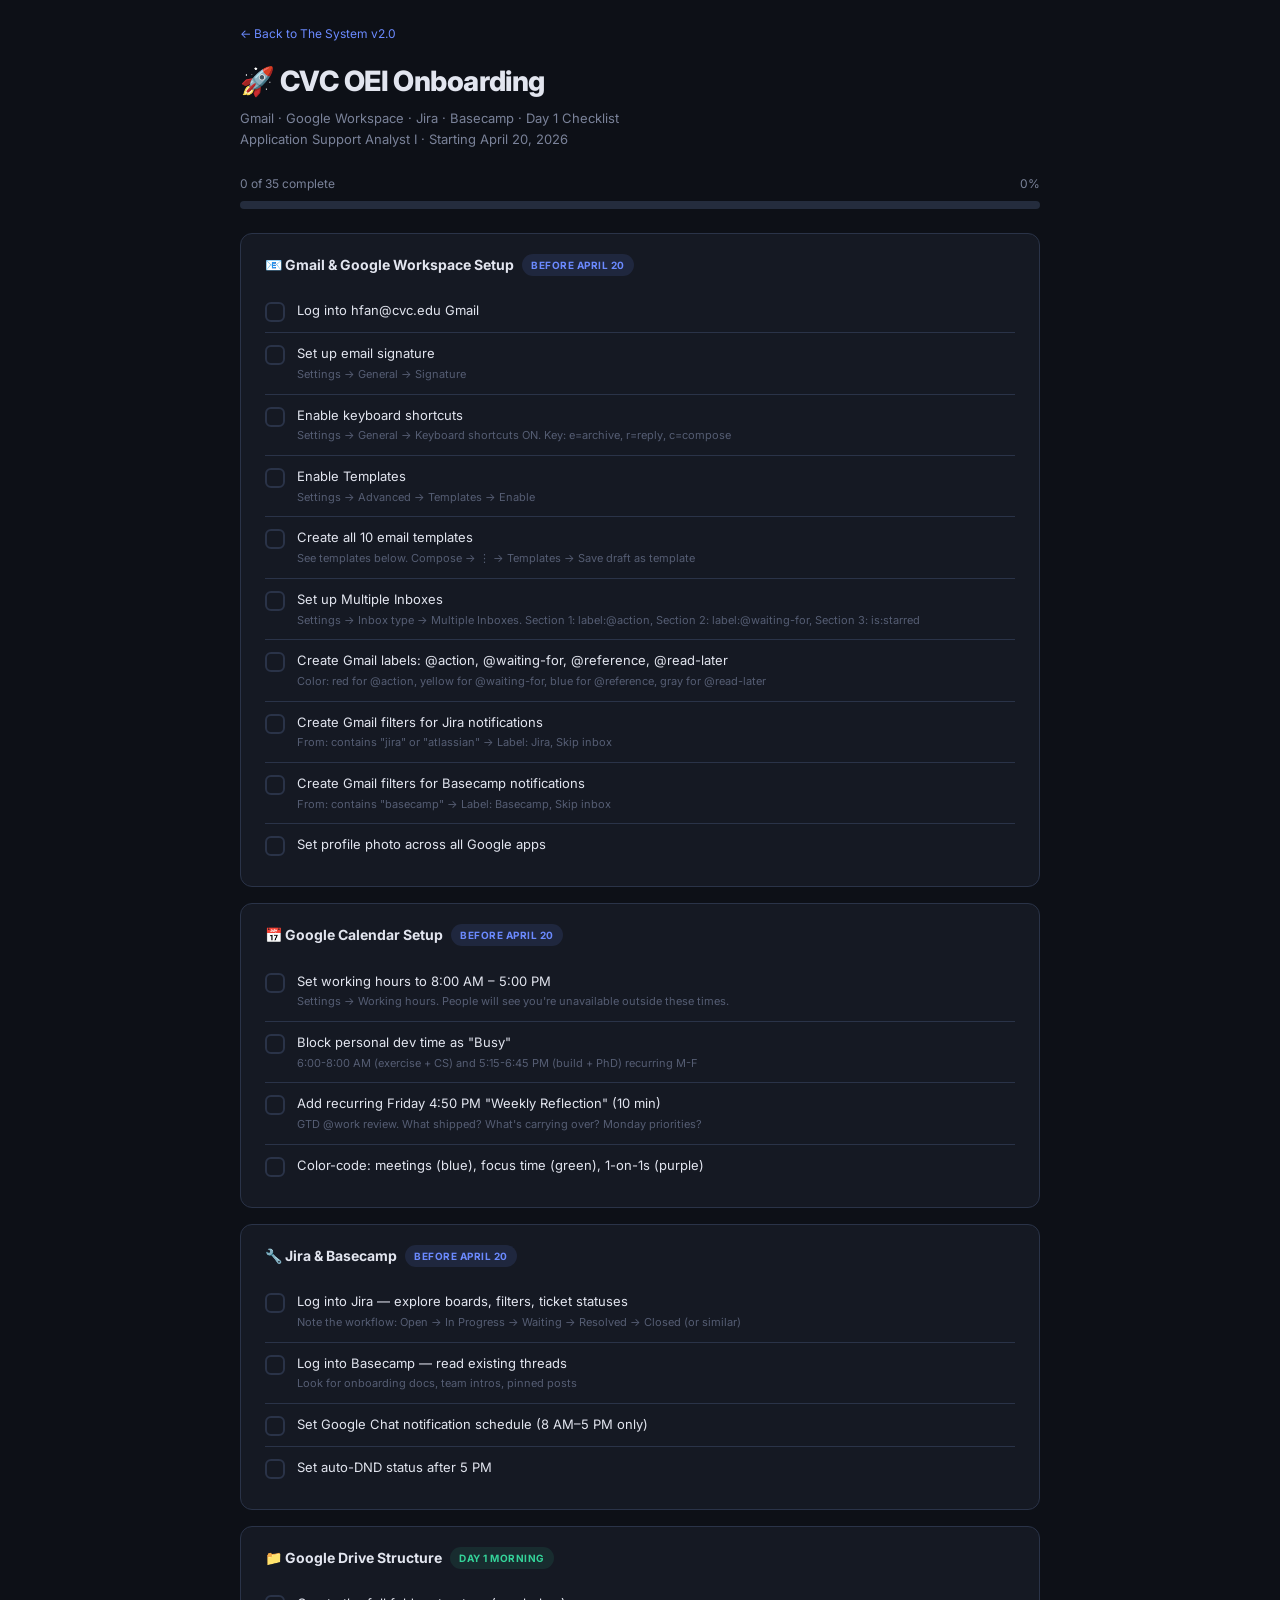
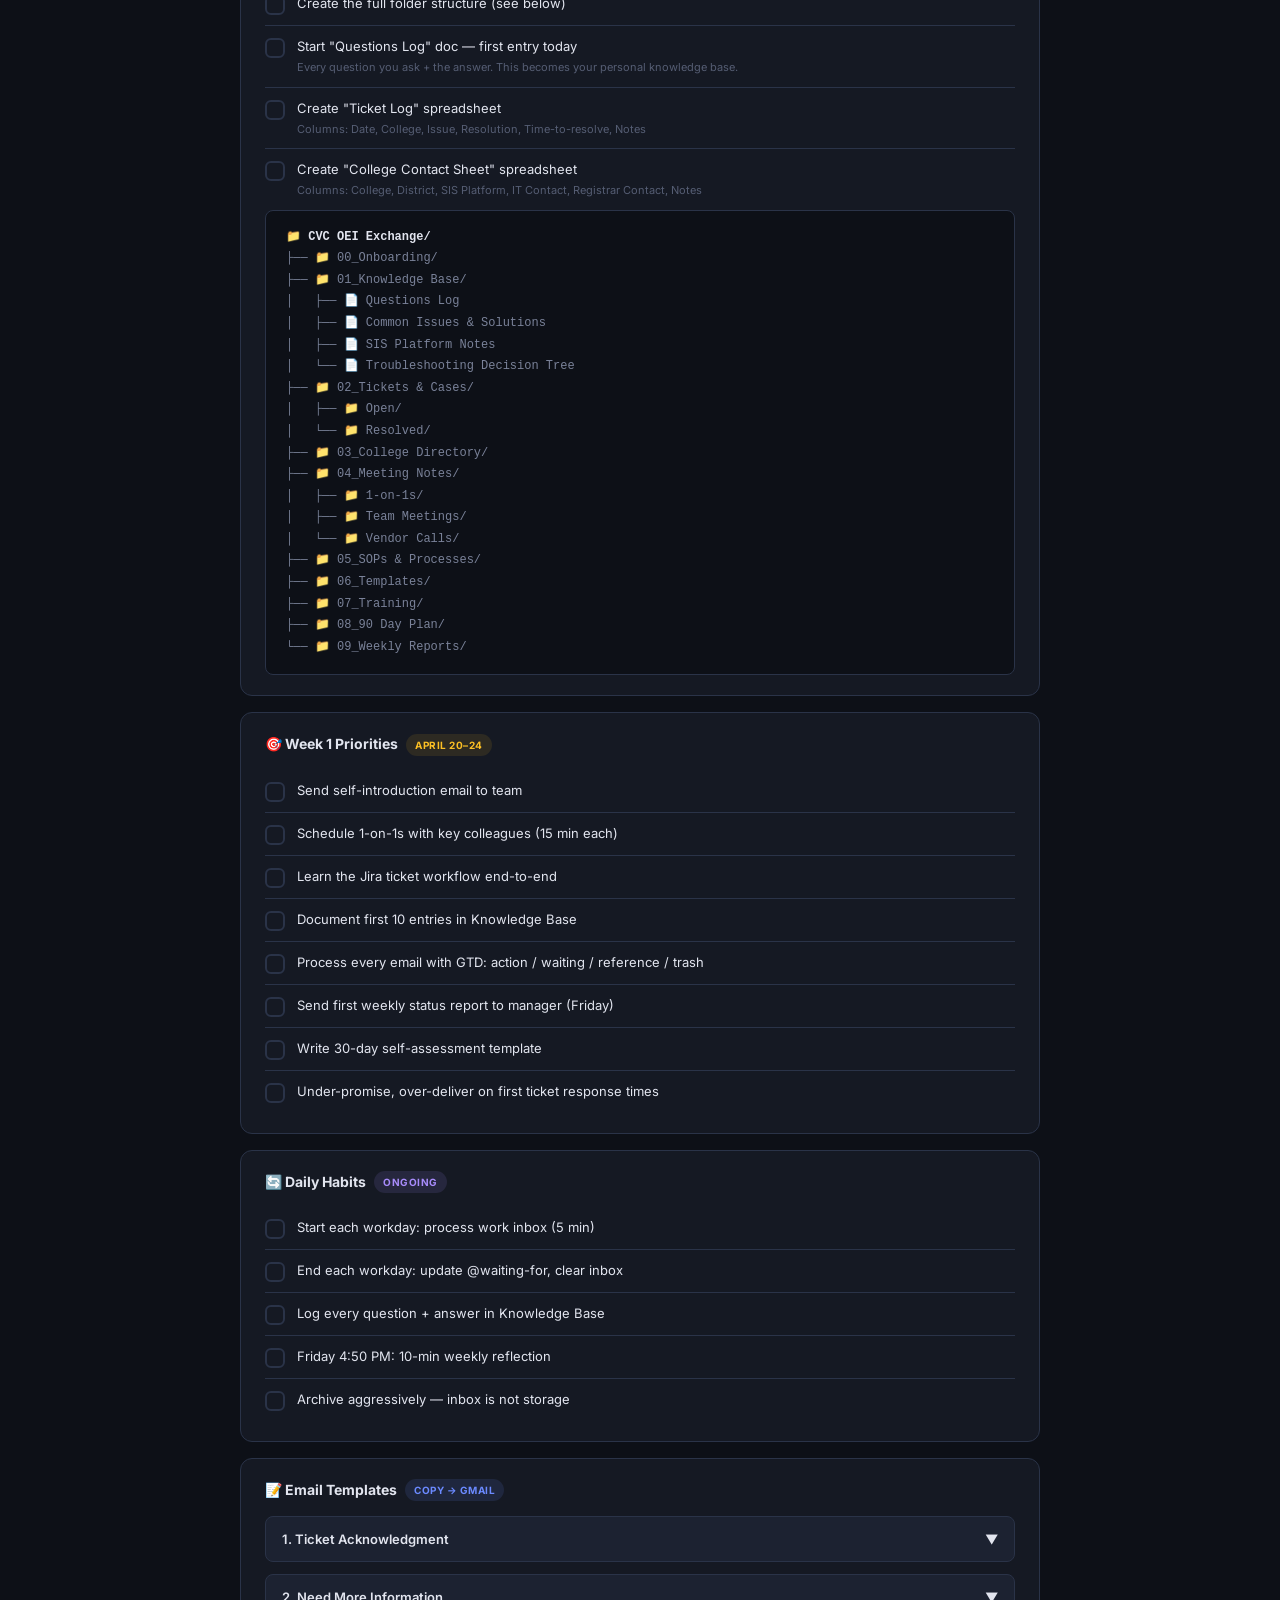
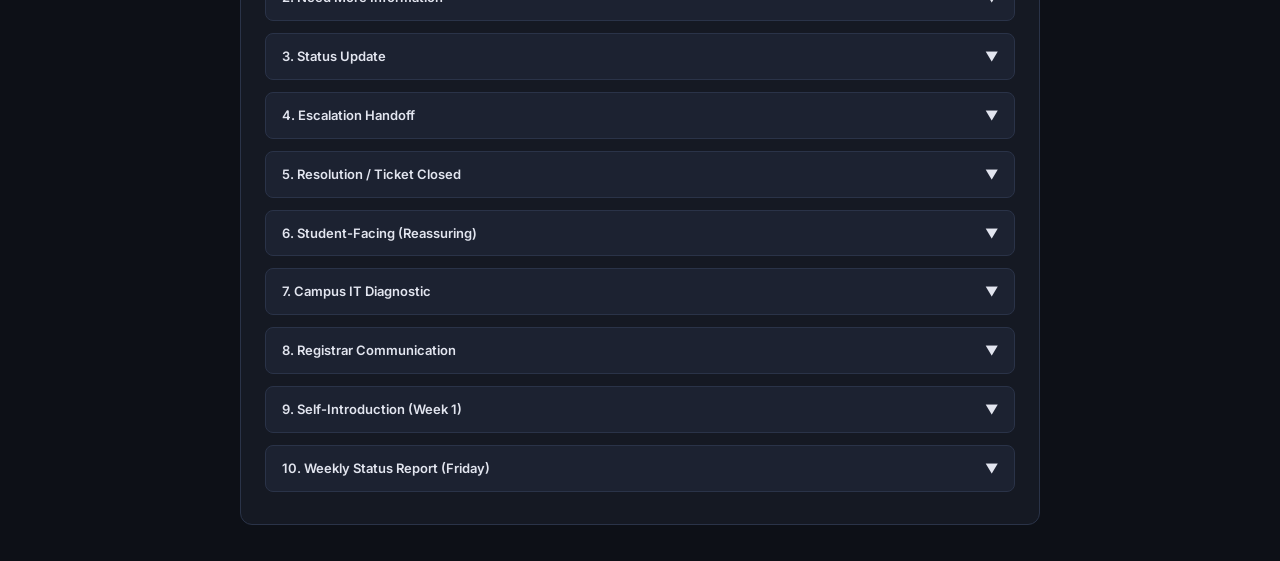
<file: onboarding.html>
<!DOCTYPE html>
<html lang="en">
<head>
<meta charset="UTF-8">
<meta name="viewport" content="width=device-width, initial-scale=1.0">
<title>CVC OEI Onboarding Checklist — Henry Fan</title>
<style>
@import url('https://fonts.googleapis.com/css2?family=Inter:wght@300;400;500;600;700;800&display=swap');
:root{--bg:#0d1017;--s1:#151923;--s2:#1c2231;--s3:#242c3d;--border:#2a3348;--tx:#e2e5ef;--dim:#7a8299;--dim2:#555d73;--accent:#6b8aff;--accent-g:rgba(107,138,255,.12);--green:#34d399;--green-g:rgba(52,211,153,.1);--yellow:#fbbf24;--yellow-g:rgba(251,191,36,.1);--r:12px;--rs:8px}
*{margin:0;padding:0;box-sizing:border-box}
body{font-family:'Inter',system-ui,sans-serif;background:var(--bg);color:var(--tx);line-height:1.6;min-height:100vh;padding:20px}
.container{max-width:800px;margin:0 auto}
h1{font-size:28px;font-weight:800;letter-spacing:-.02em;margin-bottom:4px}
.sub{font-size:13px;color:var(--dim);margin-bottom:24px}
.back{font-size:12px;color:var(--accent);text-decoration:none;display:inline-block;margin-bottom:16px}
.back:hover{text-decoration:underline}
.progress-bar{height:8px;background:var(--s3);border-radius:4px;margin-bottom:24px;overflow:hidden}
.progress-fill{height:100%;background:var(--green);border-radius:4px;transition:width .4s ease;width:0}
.progress-text{font-size:12px;color:var(--dim);margin-bottom:8px;display:flex;justify-content:space-between}
.section{background:var(--s1);border:1px solid var(--border);border-radius:var(--r);padding:20px 24px;margin-bottom:16px}
.section-title{font-size:14px;font-weight:700;margin-bottom:14px;display:flex;align-items:center;gap:8px}
.section-badge{font-size:10px;font-weight:700;padding:3px 9px;border-radius:12px;text-transform:uppercase;letter-spacing:.5px}
.b-pre{background:var(--accent-g);color:var(--accent)}
.b-day1{background:var(--green-g);color:var(--green)}
.b-week1{background:var(--yellow-g);color:var(--yellow)}
.b-ongoing{background:rgba(167,139,250,.12);color:#a78bfa}
.item{display:flex;align-items:flex-start;gap:12px;padding:10px 0;border-bottom:1px solid var(--border);cursor:pointer;transition:background .1s}
.item:last-child{border-bottom:none}
.item:hover{background:var(--s2);margin:0 -8px;padding-left:8px;padding-right:8px;border-radius:6px}
.item-chk{width:20px;height:20px;border-radius:6px;border:2px solid var(--border);background:none;flex-shrink:0;margin-top:2px;display:flex;align-items:center;justify-content:center;transition:all .15s;cursor:pointer}
.item-chk:hover{border-color:var(--accent)}
.item-chk.done{background:var(--green);border-color:var(--green)}
.item-chk.done::after{content:'✓';color:#fff;font-size:11px;font-weight:700}
.item-text{flex:1;font-size:13px}
.item-text.done{text-decoration:line-through;color:var(--dim)}
.item-hint{font-size:11px;color:var(--dim2);margin-top:2px}

.template-card{background:var(--s2);border:1px solid var(--border);border-radius:var(--rs);margin-bottom:12px;overflow:hidden}
.template-header{padding:12px 16px;cursor:pointer;display:flex;align-items:center;justify-content:space-between;font-size:13px;font-weight:600;transition:background .1s}
.template-header:hover{background:var(--s3)}
.template-body{display:none;padding:0 16px 16px;font-size:12px;color:var(--dim);line-height:1.7}
.template-body.show{display:block}
.template-body pre{background:var(--bg);border:1px solid var(--border);border-radius:6px;padding:14px 16px;font-family:'SF Mono','JetBrains Mono',monospace;font-size:11px;line-height:1.6;overflow-x:auto;white-space:pre-wrap;color:var(--tx);margin-top:8px;cursor:pointer;position:relative}
.template-body pre:hover::after{content:'Click to copy';position:absolute;top:6px;right:8px;font-size:9px;background:var(--accent);color:#fff;padding:2px 8px;border-radius:6px}
.template-body pre.copied::after{content:'Copied ✓';background:var(--green)}

.drive-tree{font-family:'SF Mono','JetBrains Mono',monospace;font-size:12px;line-height:1.8;background:var(--bg);border:1px solid var(--border);border-radius:8px;padding:16px 20px;color:var(--dim);overflow-x:auto}
.drive-tree strong{color:var(--tx)}

.toast{position:fixed;bottom:20px;right:20px;background:var(--green);color:#fff;padding:10px 20px;border-radius:var(--rs);font-size:12px;font-weight:600;z-index:300;opacity:0;transform:translateY(10px);transition:all .2s;pointer-events:none}
.toast.show{opacity:1;transform:translateY(0)}

.celebration{display:none;position:fixed;inset:0;z-index:400;background:rgba(0,0,0,.85);align-items:center;justify-content:center;text-align:center}
.celebration.show{display:flex}
.celebration h2{font-size:36px;font-weight:800;background:linear-gradient(135deg,var(--green),var(--accent));-webkit-background-clip:text;-webkit-text-fill-color:transparent;margin-top:12px}
.celebration p{color:var(--dim);font-size:14px;margin-top:8px}
.celebration button{margin-top:20px;padding:12px 28px;background:var(--green);color:#fff;border:none;border-radius:10px;font-size:14px;font-weight:700;cursor:pointer;font-family:inherit}

@media print{body{background:#fff;color:#000;padding:40px}.section{border:1px solid #ccc;background:#fff}.item-chk{border-color:#ccc}.template-card,.toast,.celebration,.back,.progress-bar{display:none!important}}
@media(max-width:600px){body{padding:12px}h1{font-size:22px}.section{padding:16px}}
</style>
</head>
<body>

<div class="container">
<a class="back" href="/">← Back to The System v2.0</a>
<h1>🚀 CVC OEI Onboarding</h1>
<div class="sub">Gmail · Google Workspace · Jira · Basecamp · Day 1 Checklist<br>Application Support Analyst I · Starting April 20, 2026</div>

<div class="progress-text"><span id="progLabel">0 of 0 complete</span><span id="progPct">0%</span></div>
<div class="progress-bar"><div class="progress-fill" id="progFill"></div></div>

<!-- PRE-DAY 1 -->
<div class="section">
<div class="section-title">📧 Gmail & Google Workspace Setup <span class="section-badge b-pre">Before April 20</span></div>
<div class="checklist" data-group="gmail">
<div class="item" onclick="toggle(this)"><button class="item-chk"></button><div><div class="item-text">Log into hfan@cvc.edu Gmail</div></div></div>
<div class="item" onclick="toggle(this)"><button class="item-chk"></button><div><div class="item-text">Set up email signature</div><div class="item-hint">Settings → General → Signature</div></div></div>
<div class="item" onclick="toggle(this)"><button class="item-chk"></button><div><div class="item-text">Enable keyboard shortcuts</div><div class="item-hint">Settings → General → Keyboard shortcuts ON. Key: e=archive, r=reply, c=compose</div></div></div>
<div class="item" onclick="toggle(this)"><button class="item-chk"></button><div><div class="item-text">Enable Templates</div><div class="item-hint">Settings → Advanced → Templates → Enable</div></div></div>
<div class="item" onclick="toggle(this)"><button class="item-chk"></button><div><div class="item-text">Create all 10 email templates</div><div class="item-hint">See templates below. Compose → ⋮ → Templates → Save draft as template</div></div></div>
<div class="item" onclick="toggle(this)"><button class="item-chk"></button><div><div class="item-text">Set up Multiple Inboxes</div><div class="item-hint">Settings → Inbox type → Multiple Inboxes. Section 1: label:@action, Section 2: label:@waiting-for, Section 3: is:starred</div></div></div>
<div class="item" onclick="toggle(this)"><button class="item-chk"></button><div><div class="item-text">Create Gmail labels: @action, @waiting-for, @reference, @read-later</div><div class="item-hint">Color: red for @action, yellow for @waiting-for, blue for @reference, gray for @read-later</div></div></div>
<div class="item" onclick="toggle(this)"><button class="item-chk"></button><div><div class="item-text">Create Gmail filters for Jira notifications</div><div class="item-hint">From: contains "jira" or "atlassian" → Label: Jira, Skip inbox</div></div></div>
<div class="item" onclick="toggle(this)"><button class="item-chk"></button><div><div class="item-text">Create Gmail filters for Basecamp notifications</div><div class="item-hint">From: contains "basecamp" → Label: Basecamp, Skip inbox</div></div></div>
<div class="item" onclick="toggle(this)"><button class="item-chk"></button><div><div class="item-text">Set profile photo across all Google apps</div></div></div>
</div>
</div>

<div class="section">
<div class="section-title">📅 Google Calendar Setup <span class="section-badge b-pre">Before April 20</span></div>
<div class="checklist" data-group="cal">
<div class="item" onclick="toggle(this)"><button class="item-chk"></button><div><div class="item-text">Set working hours to 8:00 AM – 5:00 PM</div><div class="item-hint">Settings → Working hours. People will see you're unavailable outside these times.</div></div></div>
<div class="item" onclick="toggle(this)"><button class="item-chk"></button><div><div class="item-text">Block personal dev time as "Busy"</div><div class="item-hint">6:00-8:00 AM (exercise + CS) and 5:15-6:45 PM (build + PhD) recurring M-F</div></div></div>
<div class="item" onclick="toggle(this)"><button class="item-chk"></button><div><div class="item-text">Add recurring Friday 4:50 PM "Weekly Reflection" (10 min)</div><div class="item-hint">GTD @work review. What shipped? What's carrying over? Monday priorities?</div></div></div>
<div class="item" onclick="toggle(this)"><button class="item-chk"></button><div><div class="item-text">Color-code: meetings (blue), focus time (green), 1-on-1s (purple)</div></div></div>
</div>
</div>

<div class="section">
<div class="section-title">🔧 Jira & Basecamp <span class="section-badge b-pre">Before April 20</span></div>
<div class="checklist" data-group="tools">
<div class="item" onclick="toggle(this)"><button class="item-chk"></button><div><div class="item-text">Log into Jira — explore boards, filters, ticket statuses</div><div class="item-hint">Note the workflow: Open → In Progress → Waiting → Resolved → Closed (or similar)</div></div></div>
<div class="item" onclick="toggle(this)"><button class="item-chk"></button><div><div class="item-text">Log into Basecamp — read existing threads</div><div class="item-hint">Look for onboarding docs, team intros, pinned posts</div></div></div>
<div class="item" onclick="toggle(this)"><button class="item-chk"></button><div><div class="item-text">Set Google Chat notification schedule (8 AM–5 PM only)</div></div></div>
<div class="item" onclick="toggle(this)"><button class="item-chk"></button><div><div class="item-text">Set auto-DND status after 5 PM</div></div></div>
</div>
</div>

<!-- DAY 1 -->
<div class="section">
<div class="section-title">📁 Google Drive Structure <span class="section-badge b-day1">Day 1 Morning</span></div>
<div class="checklist" data-group="drive">
<div class="item" onclick="toggle(this)"><button class="item-chk"></button><div><div class="item-text">Create the full folder structure (see below)</div></div></div>
<div class="item" onclick="toggle(this)"><button class="item-chk"></button><div><div class="item-text">Start "Questions Log" doc — first entry today</div><div class="item-hint">Every question you ask + the answer. This becomes your personal knowledge base.</div></div></div>
<div class="item" onclick="toggle(this)"><button class="item-chk"></button><div><div class="item-text">Create "Ticket Log" spreadsheet</div><div class="item-hint">Columns: Date, College, Issue, Resolution, Time-to-resolve, Notes</div></div></div>
<div class="item" onclick="toggle(this)"><button class="item-chk"></button><div><div class="item-text">Create "College Contact Sheet" spreadsheet</div><div class="item-hint">Columns: College, District, SIS Platform, IT Contact, Registrar Contact, Notes</div></div></div>
</div>
<div class="drive-tree">
<strong>📁 CVC OEI Exchange/</strong><br>
├── 📁 00_Onboarding/<br>
├── 📁 01_Knowledge Base/<br>
│&nbsp;&nbsp;&nbsp;├── 📄 Questions Log<br>
│&nbsp;&nbsp;&nbsp;├── 📄 Common Issues & Solutions<br>
│&nbsp;&nbsp;&nbsp;├── 📄 SIS Platform Notes<br>
│&nbsp;&nbsp;&nbsp;└── 📄 Troubleshooting Decision Tree<br>
├── 📁 02_Tickets & Cases/<br>
│&nbsp;&nbsp;&nbsp;├── 📁 Open/<br>
│&nbsp;&nbsp;&nbsp;└── 📁 Resolved/<br>
├── 📁 03_College Directory/<br>
├── 📁 04_Meeting Notes/<br>
│&nbsp;&nbsp;&nbsp;├── 📁 1-on-1s/<br>
│&nbsp;&nbsp;&nbsp;├── 📁 Team Meetings/<br>
│&nbsp;&nbsp;&nbsp;└── 📁 Vendor Calls/<br>
├── 📁 05_SOPs & Processes/<br>
├── 📁 06_Templates/<br>
├── 📁 07_Training/<br>
├── 📁 08_90 Day Plan/<br>
└── 📁 09_Weekly Reports/
</div>
</div>

<!-- WEEK 1 -->
<div class="section">
<div class="section-title">🎯 Week 1 Priorities <span class="section-badge b-week1">April 20–24</span></div>
<div class="checklist" data-group="week1">
<div class="item" onclick="toggle(this)"><button class="item-chk"></button><div><div class="item-text">Send self-introduction email to team</div></div></div>
<div class="item" onclick="toggle(this)"><button class="item-chk"></button><div><div class="item-text">Schedule 1-on-1s with key colleagues (15 min each)</div></div></div>
<div class="item" onclick="toggle(this)"><button class="item-chk"></button><div><div class="item-text">Learn the Jira ticket workflow end-to-end</div></div></div>
<div class="item" onclick="toggle(this)"><button class="item-chk"></button><div><div class="item-text">Document first 10 entries in Knowledge Base</div></div></div>
<div class="item" onclick="toggle(this)"><button class="item-chk"></button><div><div class="item-text">Process every email with GTD: action / waiting / reference / trash</div></div></div>
<div class="item" onclick="toggle(this)"><button class="item-chk"></button><div><div class="item-text">Send first weekly status report to manager (Friday)</div></div></div>
<div class="item" onclick="toggle(this)"><button class="item-chk"></button><div><div class="item-text">Write 30-day self-assessment template</div></div></div>
<div class="item" onclick="toggle(this)"><button class="item-chk"></button><div><div class="item-text">Under-promise, over-deliver on first ticket response times</div></div></div>
</div>
</div>

<!-- ONGOING -->
<div class="section">
<div class="section-title">🔄 Daily Habits <span class="section-badge b-ongoing">Ongoing</span></div>
<div class="checklist" data-group="ongoing">
<div class="item" onclick="toggle(this)"><button class="item-chk"></button><div><div class="item-text">Start each workday: process work inbox (5 min)</div></div></div>
<div class="item" onclick="toggle(this)"><button class="item-chk"></button><div><div class="item-text">End each workday: update @waiting-for, clear inbox</div></div></div>
<div class="item" onclick="toggle(this)"><button class="item-chk"></button><div><div class="item-text">Log every question + answer in Knowledge Base</div></div></div>
<div class="item" onclick="toggle(this)"><button class="item-chk"></button><div><div class="item-text">Friday 4:50 PM: 10-min weekly reflection</div></div></div>
<div class="item" onclick="toggle(this)"><button class="item-chk"></button><div><div class="item-text">Archive aggressively — inbox is not storage</div></div></div>
</div>
</div>

<!-- EMAIL TEMPLATES -->
<div class="section">
<div class="section-title">📝 Email Templates <span class="section-badge b-pre">Copy → Gmail</span></div>

<div class="template-card"><div class="template-header" onclick="toggleTemplate(this)">1. Ticket Acknowledgment <span>▼</span></div><div class="template-body"><pre onclick="copyPre(this)">Subject: Re: [Issue] — Received, Looking Into It

Hi [Name],

Thank you for reporting this. I've received your request and am looking into it now.

I'll follow up within [4 hours / end of day / tomorrow] with an update or resolution. If anything changes on your end in the meantime, please let me know.

Best,
Henry Fan
Application Support Analyst I
CVC OEI Exchange</pre></div></div>

<div class="template-card"><div class="template-header" onclick="toggleTemplate(this)">2. Need More Information <span>▼</span></div><div class="template-body"><pre onclick="copyPre(this)">Subject: Re: [Issue] — Quick Question to Help Resolve This

Hi [Name],

Thanks for reaching out. To troubleshoot this efficiently, I need a few details:

1. Which college is affected? (Name + SIS platform if known)
2. When did you first notice the issue?
3. Can you share a screenshot or the student ID (if applicable)?
4. Have you seen this before, or is this new?

Once I have these, I can dig in right away.

Best,
Henry Fan
Application Support Analyst I
CVC OEI Exchange</pre></div></div>

<div class="template-card"><div class="template-header" onclick="toggleTemplate(this)">3. Status Update <span>▼</span></div><div class="template-body"><pre onclick="copyPre(this)">Subject: Update: [Issue Summary] — [In Progress / Escalated / Resolved]

Hi [Name/Team],

Quick update on the issue reported [date]:

• Status: [In Progress / Escalated to vendor / Awaiting campus response]
• Root cause: [Brief description or "Under investigation"]
• Impact: [X students / X colleges affected]
• Next step: [What's happening next + expected timeline]
• ETA: [Date/time or "Will update by EOD Friday"]

I'll keep you posted. Let me know if you have questions.

Best,
Henry Fan</pre></div></div>

<div class="template-card"><div class="template-header" onclick="toggleTemplate(this)">4. Escalation Handoff <span>▼</span></div><div class="template-body"><pre onclick="copyPre(this)">Subject: Escalation: [Issue Summary] — P[1/2] — [X] Students Affected

Hi [Escalation Contact / Vendor],

I'm escalating the following issue that requires [vendor intervention / senior review]:

• Issue: [1-2 sentence summary]
• Affected: [College(s), # of students, SIS platform]
• Timeline: First reported [date], [X] hours/days unresolved
• What I've tried: [Steps taken so far]
• Logs/evidence: [Attached or linked]

This is impacting [enrollment / canvas access / financial aid] for [X] students.

Happy to jump on a call if faster.

Henry Fan
Application Support Analyst I
CVC OEI Exchange</pre></div></div>

<div class="template-card"><div class="template-header" onclick="toggleTemplate(this)">5. Resolution / Ticket Closed <span>▼</span></div><div class="template-body"><pre onclick="copyPre(this)">Subject: Re: [Issue] — Resolved ✓

Hi [Name],

Good news — this issue is now resolved.

• Root cause: [Brief explanation]
• Fix applied: [What was done]
• Verification: [How we confirmed it's working]

If you notice anything else or this comes back, don't hesitate to reach out.

Best,
Henry Fan</pre></div></div>

<div class="template-card"><div class="template-header" onclick="toggleTemplate(this)">6. Student-Facing (Reassuring) <span>▼</span></div><div class="template-body"><pre onclick="copyPre(this)">Subject: Re: Your Cross-Enrollment Question

Hi [Student Name],

Thank you for reaching out. I want you to know this is not a problem with your enrollment — your registration is valid and on file.

[Brief explanation in plain language]

Here's what to do next:
1. [Specific action step]
2. [Specific action step]

If you run into any issues, email me back and I'll make sure you're taken care of.

You're on the right track — don't worry.

Best,
Henry Fan
CVC OEI Exchange Support</pre></div></div>

<div class="template-card"><div class="template-header" onclick="toggleTemplate(this)">7. Campus IT Diagnostic <span>▼</span></div><div class="template-body"><pre onclick="copyPre(this)">Subject: CVC Exchange — Diagnostic Request for [College Name]

Hi [IT Contact],

We're seeing [brief issue] affecting cross-enrollment at [College Name]. A few diagnostic questions:

1. Any recent changes to your SIS configuration or API credentials?
2. Errors in your [Banner/PeopleSoft/Colleague] integration logs?
3. When was the last successful data sync with the Exchange?
4. Has your SSL certificate been renewed recently?

If you can share logs or screenshots, that would help me narrow this down. Happy to do a 15-min call if easier.

Thank you,
Henry Fan
Application Support Analyst I
CVC OEI Exchange</pre></div></div>

<div class="template-card"><div class="template-header" onclick="toggleTemplate(this)">8. Registrar Communication <span>▼</span></div><div class="template-body"><pre onclick="copyPre(this)">Subject: CVC Exchange — Enrollment Confirmation for [College Name]

Dear [Registrar Name],

I'm writing to confirm enrollment status for [X] cross-enrolled students at [College Name] through the CVC OEI Exchange.

All enrollments processed between [date range] are valid and reflected in the Exchange system.

For your records:
• Students affected: [X]
• Courses: [List or "all sections"]
• Current status: [Confirmed / Pending resolution]

Please don't hesitate to reach out if your office has questions.

Best regards,
Henry Fan
Application Support Analyst I
CVC OEI Exchange</pre></div></div>

<div class="template-card"><div class="template-header" onclick="toggleTemplate(this)">9. Self-Introduction (Week 1) <span>▼</span></div><div class="template-body"><pre onclick="copyPre(this)">Subject: Hello from Henry — New Application Support Analyst

Hi [Name / Team],

I'm Henry Fan, the new Application Support Analyst at CVC OEI Exchange starting April 20th.

A little about me: I come from a background in community college education and technical support. I'm passionate about making systems work smoothly for students and campuses.

I'd love to set up a brief intro chat in my first couple weeks — even 15 minutes would be great. What works for your schedule?

Looking forward to working with you.

Best,
Henry Fan
Application Support Analyst I
CVC OEI Exchange</pre></div></div>

<div class="template-card"><div class="template-header" onclick="toggleTemplate(this)">10. Weekly Status Report (Friday) <span>▼</span></div><div class="template-body"><pre onclick="copyPre(this)">Subject: Weekly Update — Henry Fan — Week of [Date]

Hi [Manager],

COMPLETED:
• [Ticket/task 1]
• [Ticket/task 2]
• [Ticket/task 3]

IN PROGRESS:
• [Ticket/task with expected completion]

BLOCKED / WAITING:
• [Item + who/what it's waiting on]

QUESTIONS:
• [Anything you need guidance on]

NEXT WEEK PRIORITIES:
1. [Top priority]
2. [Second priority]
3. [Third priority]

Let me know if you'd like me to adjust anything.

Henry</pre></div></div>

</div>

</div>

<div class="toast" id="toast"></div>
<div class="celebration" id="celebration" onclick="this.classList.remove('show')">
<div><div style="font-size:60px">🚀</div><h2>All Set!</h2><p>You're ready for Day 1 at CVC OEI Exchange.</p><button onclick="document.getElementById('celebration').classList.remove('show')">Let's go →</button></div>
</div>

<script>
const K='cvc_onboarding';
let state;
try{state=JSON.parse(localStorage.getItem(K))||{}}catch(e){state={}}

function toggle(item){
  const chk=item.querySelector('.item-chk');
  const txt=item.querySelector('.item-text');
  const key=txt.textContent.trim().slice(0,40);
  state[key]=!state[key];
  localStorage.setItem(K,JSON.stringify(state));
  chk.classList.toggle('done',state[key]);
  txt.classList.toggle('done',state[key]);
  updateProgress();
}

function updateProgress(){
  const all=document.querySelectorAll('.item');
  const done=document.querySelectorAll('.item-chk.done');
  const pct=all.length?Math.round(done.length/all.length*100):0;
  document.getElementById('progLabel').textContent=`${done.length} of ${all.length} complete`;
  document.getElementById('progPct').textContent=pct+'%';
  document.getElementById('progFill').style.width=pct+'%';
  if(done.length===all.length&&all.length>0){
    document.getElementById('celebration').classList.add('show');
  }
}

function restore(){
  document.querySelectorAll('.item').forEach(item=>{
    const txt=item.querySelector('.item-text');
    const chk=item.querySelector('.item-chk');
    const key=txt.textContent.trim().slice(0,40);
    if(state[key]){chk.classList.add('done');txt.classList.add('done')}
  });
  updateProgress();
}

function toggleTemplate(header){
  const body=header.nextElementSibling;
  body.classList.toggle('show');
  header.querySelector('span').textContent=body.classList.contains('show')?'▲':'▼';
}

function copyPre(pre){
  navigator.clipboard.writeText(pre.textContent).then(()=>{
    pre.classList.add('copied');
    const t=document.getElementById('toast');
    t.textContent='Copied to clipboard!';t.classList.add('show');
    setTimeout(()=>{t.classList.remove('show');pre.classList.remove('copied')},1500);
  });
}

function toast(m){const t=document.getElementById('toast');t.textContent=m;t.classList.add('show');setTimeout(()=>t.classList.remove('show'),1500)}

restore();
</script>
</body>
</html>
</file>
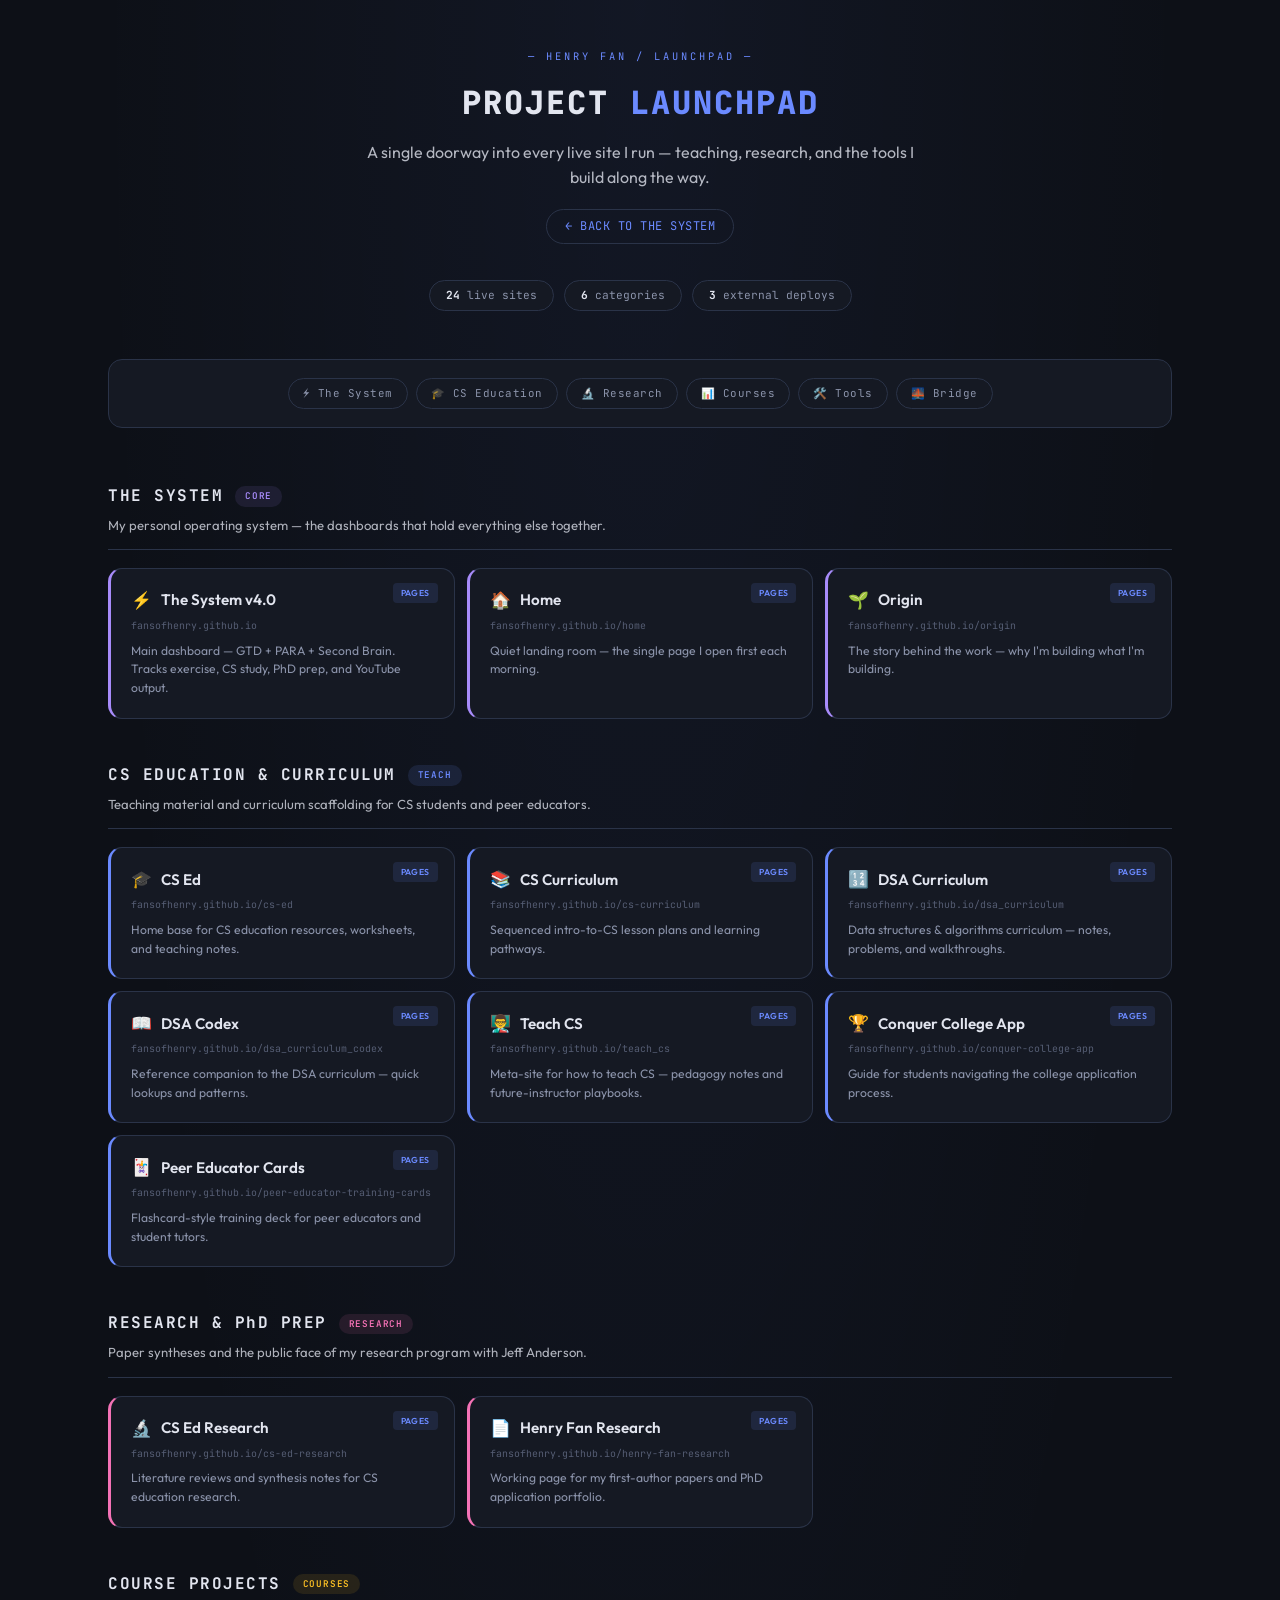
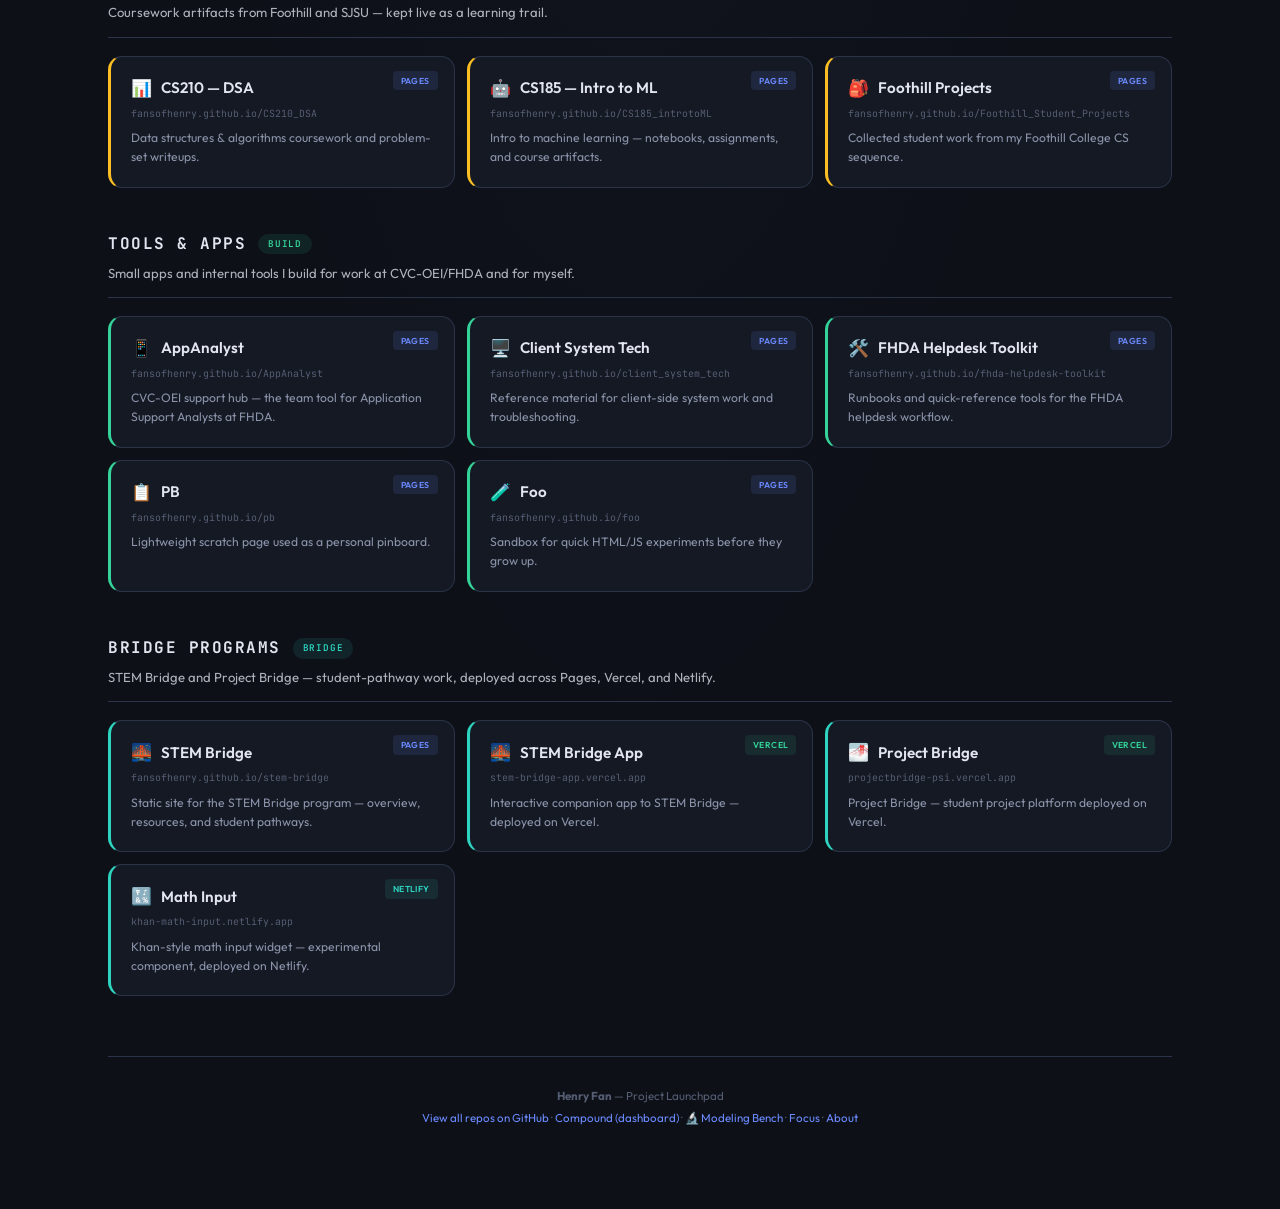
<file: projects.html>
<!DOCTYPE html>
<html lang="en">
<head>
<meta charset="UTF-8">
<meta name="viewport" content="width=device-width, initial-scale=1.0">
<title>Project Launchpad — Henry Fan</title>
<meta name="description" content="The active portfolio of Henry Fan's side projects — builds in progress, shipped things, and the ones that didn't make it.">
<meta name="author" content="Henry Fan">
<meta name="theme-color" content="#0d1017">
<meta name="color-scheme" content="dark">
<link rel="canonical" href="https://fansofhenry.github.io/projects.html">
<meta property="og:type" content="website">
<meta property="og:site_name" content="fansofhenry.github.io">
<meta property="og:title" content="Project Launchpad — Henry Fan">
<meta property="og:description" content="The active portfolio of Henry Fan's side projects — builds in progress, shipped things, and the ones that didn't make it.">
<meta property="og:url" content="https://fansofhenry.github.io/projects.html">
<meta name="twitter:card" content="summary">
<meta name="twitter:title" content="Project Launchpad — Henry Fan">
<meta name="twitter:description" content="Builds in progress, shipped things, and the ones that didn't make it.">
<link rel="icon" href="data:image/svg+xml,<svg xmlns='http://www.w3.org/2000/svg' viewBox='0 0 100 100'><text y='.9em' font-size='90'>🚀</text></svg>">
<link rel="preconnect" href="https://fonts.googleapis.com">
<link rel="preconnect" href="https://fonts.gstatic.com" crossorigin>
<link href="https://fonts.googleapis.com/css2?family=Outfit:wght@300;400;500;600;700;800&family=JetBrains+Mono:wght@400;500;600&display=swap" rel="stylesheet">
<style>

  :root {
    --bg: #0d1017; --s1: #151923; --s2: #1c2231; --s3: #242c3d;
    --border: #2a3348; --tx: #e2e5ef; --dim: #8b93aa; --dim2: #555d73;
    --accent: #6b8aff; --accent-g: rgba(107,138,255,.12);
    --green: #34d399; --green-g: rgba(52,211,153,.1);
    --purple: #a78bfa; --purple-g: rgba(167,139,250,.1);
    --yellow: #fbbf24; --yellow-g: rgba(251,191,36,.1);
    --orange: #fb923c; --orange-g: rgba(251,146,60,.1);
    --pink: #f472b6; --pink-g: rgba(244,114,182,.1);
    --teal: #2dd4bf; --teal-g: rgba(45,212,191,.1);
    --r: 14px;
  }

  * { margin: 0; padding: 0; box-sizing: border-box; }

  body {
    font-family: 'Outfit', sans-serif;
    background:
      radial-gradient(ellipse at top, rgba(107,138,255,.06), transparent 60%),
      var(--bg);
    color: var(--tx);
    padding: 48px 28px 80px;
    max-width: 1120px;
    margin: 0 auto;
    -webkit-font-smoothing: antialiased;
    min-height: 100vh;
    line-height: 1.55;
  }

  /* ── HERO ───────────────────────────────────────── */
  .header { text-align: center; margin-bottom: 36px; }
  .header .eyebrow {
    font-family: 'JetBrains Mono', monospace;
    font-size: .65rem; letter-spacing: 3px;
    color: var(--accent); text-transform: uppercase;
    margin-bottom: 14px;
  }
  .header h1 {
    font-family: 'JetBrains Mono', monospace;
    font-size: 2rem; font-weight: 800; letter-spacing: 2px;
    margin-bottom: 12px;
  }
  .header h1 span { color: var(--accent); }
  .header .sub {
    font-size: 1rem; color: var(--tx); font-weight: 400;
    max-width: 560px; margin: 0 auto; opacity: .78;
  }
  .header .back {
    display: inline-block; margin-top: 20px; font-size: .75rem;
    color: var(--accent); text-decoration: none; padding: 7px 18px;
    border: 1px solid var(--border); border-radius: 20px;
    transition: all .15s;
    font-family: 'JetBrains Mono', monospace; letter-spacing: .5px;
  }
  .header .back:hover { background: var(--accent-g); border-color: var(--accent); }

  /* ── STATS ──────────────────────────────────────── */
  .stats {
    display: flex; flex-wrap: wrap; justify-content: center; gap: 10px;
    margin-bottom: 48px;
  }
  .stat-pill {
    font-family: 'JetBrains Mono', monospace;
    font-size: .7rem; padding: 6px 16px;
    border-radius: 20px; border: 1px solid var(--border);
    background: var(--s1); color: var(--dim);
  }
  .stat-pill strong { color: var(--tx); font-weight: 700; }

  /* ── TABLE OF CONTENTS ──────────────────────────── */
  .toc {
    display: flex; flex-wrap: wrap; justify-content: center;
    gap: 8px; margin-bottom: 56px;
    padding: 18px; background: var(--s1);
    border: 1px solid var(--border); border-radius: var(--r);
  }
  .toc a {
    font-family: 'JetBrains Mono', monospace;
    font-size: .68rem; padding: 6px 14px;
    border-radius: 18px; border: 1px solid var(--border);
    color: var(--dim); text-decoration: none;
    transition: all .15s;
    letter-spacing: .5px;
  }
  .toc a:hover {
    color: var(--tx); border-color: var(--accent);
    background: var(--accent-g);
  }

  /* ── SECTIONS ───────────────────────────────────── */
  .section { margin-bottom: 44px; scroll-margin-top: 24px; }
  .section-head {
    margin-bottom: 18px;
    padding-bottom: 14px;
    border-bottom: 1px solid var(--border);
  }
  .section-title {
    font-family: 'JetBrains Mono', monospace;
    font-size: 1rem; font-weight: 700; letter-spacing: 1.5px;
    color: var(--tx);
    display: flex; align-items: center; gap: 12px;
    margin-bottom: 6px;
  }
  .section-title .badge {
    font-size: .58rem; font-weight: 600; padding: 3px 10px;
    border-radius: 10px; letter-spacing: .8px;
  }
  .section-blurb {
    font-size: .82rem; color: var(--tx); font-weight: 400;
    max-width: 640px; opacity: .76;
  }

  .grid {
    display: grid;
    grid-template-columns: repeat(auto-fill, minmax(310px, 1fr));
    gap: 12px;
  }

  /* ── CARDS ──────────────────────────────────────── */
  .card {
    display: block;
    background: var(--s1);
    border: 1px solid var(--border);
    border-radius: var(--r);
    padding: 18px 20px 20px;
    text-decoration: none;
    color: var(--tx);
    transition: all .18s;
    border-left: 3px solid transparent;
    position: relative;
  }
  .card:hover {
    border-color: var(--accent);
    border-left-color: var(--accent);
    transform: translateY(-2px);
    box-shadow: 0 6px 24px rgba(107,138,255,.1);
    background: var(--s2);
  }
  .card .name {
    font-weight: 600; font-size: .95rem;
    display: flex; align-items: center; gap: 9px;
    margin-bottom: 5px;
    padding-right: 52px;
  }
  .card .name .icon { font-size: 1.05rem; }
  .card .url {
    font-family: 'JetBrains Mono', monospace;
    font-size: .62rem; color: var(--dim2);
    word-break: break-all;
    margin-bottom: 8px;
  }
  .card .desc {
    font-size: .76rem; color: var(--dim); line-height: 1.55;
  }
  .card .tag {
    position: absolute; top: 14px; right: 16px;
    font-size: .54rem; font-weight: 600; padding: 3px 8px;
    border-radius: 4px; letter-spacing: .4px;
  }

  .tag-pages { background: var(--accent-g); color: var(--accent); }
  .tag-vercel { background: var(--green-g); color: var(--green); }
  .tag-netlify { background: var(--teal-g); color: var(--teal); }

  .c-edu { border-left-color: var(--accent); }
  .c-research { border-left-color: var(--pink); }
  .c-tools { border-left-color: var(--green); }
  .c-student { border-left-color: var(--yellow); }
  .c-system { border-left-color: var(--purple); }
  .c-bridge { border-left-color: var(--teal); }

  /* ── FOOTER ─────────────────────────────────────── */
  .footer {
    text-align: center; margin-top: 60px; padding-top: 28px;
    border-top: 1px solid var(--border);
    font-size: .72rem; color: var(--dim2); line-height: 1.9;
  }
  .footer a { color: var(--accent); text-decoration: none; }
  .footer a:hover { text-decoration: underline; }

  @media (max-width: 640px) {
    body { padding: 28px 16px 50px; }
    .header h1 { font-size: 1.4rem; }
    .header .sub { font-size: .88rem; }
    .grid { grid-template-columns: 1fr; }
    .section-title { font-size: .88rem; }
  }

  /* ── a11y ───────────────────────────────────────── */
  .skip-link {
    position: absolute; left: -9999px; top: 0;
    background: var(--accent); color: #0d1017;
    padding: 10px 16px; border-radius: 0 0 8px 0;
    font-family: 'JetBrains Mono', monospace; font-size: .72rem;
    font-weight: 700; text-decoration: none; z-index: 999;
  }
  .skip-link:focus { left: 0; outline: 2px solid var(--tx); outline-offset: 2px; }
  a:focus-visible, button:focus-visible {
    outline: 2px solid var(--accent);
    outline-offset: 3px;
    border-radius: 4px;
  }
  @media (prefers-reduced-motion: reduce) {
    *, *::before, *::after {
      animation-duration: .01ms !important;
      transition-duration: .01ms !important;
      scroll-behavior: auto !important;
    }
    .card:hover { transform: none; }
  }
</style>
</head>
<body>

<a class="skip-link" href="#main-content">Skip to main content</a>

<!-- ── HERO ─────────────────────────────────────────── -->
<div class="header">
  <div class="eyebrow">— Henry Fan / Launchpad —</div>
  <h1>PROJECT <span>LAUNCHPAD</span></h1>
  <div class="sub">
    A single doorway into every live site I run — teaching, research, and the tools I build along the way.
  </div>
  <a class="back" href="/">← BACK TO THE SYSTEM</a>
</div>

<!-- ── STATS ────────────────────────────────────────── -->
<div class="stats">
  <div class="stat-pill"><strong>24</strong> live sites</div>
  <div class="stat-pill"><strong>6</strong> categories</div>
  <div class="stat-pill"><strong>3</strong> external deploys</div>
</div>

<!-- ── TABLE OF CONTENTS ────────────────────────────── -->
<nav class="toc" aria-label="Sections" id="main-content">
  <a href="#system">⚡ The System</a>
  <a href="#education">🎓 CS Education</a>
  <a href="#research">🔬 Research</a>
  <a href="#courses">📊 Courses</a>
  <a href="#tools">🛠️ Tools</a>
  <a href="#bridge">🌉 Bridge</a>
</nav>

<!-- ── THE SYSTEM ───────────────────────────────────── -->
<section class="section" id="system">
  <div class="section-head">
    <div class="section-title">THE SYSTEM <span class="badge" style="background:var(--purple-g);color:var(--purple)">CORE</span></div>
    <div class="section-blurb">My personal operating system — the dashboards that hold everything else together.</div>
  </div>
  <div class="grid">
    <a class="card c-system" href="https://fansofhenry.github.io/" target="_blank">
      <span class="tag tag-pages">PAGES</span>
      <div class="name"><span class="icon">⚡</span> The System v4.0</div>
      <div class="url">fansofhenry.github.io</div>
      <div class="desc">Main dashboard — GTD + PARA + Second Brain. Tracks exercise, CS study, PhD prep, and YouTube output.</div>
    </a>
    <a class="card c-system" href="https://fansofhenry.github.io/home/" target="_blank">
      <span class="tag tag-pages">PAGES</span>
      <div class="name"><span class="icon">🏠</span> Home</div>
      <div class="url">fansofhenry.github.io/home</div>
      <div class="desc">Quiet landing room — the single page I open first each morning.</div>
    </a>
    <a class="card c-system" href="https://fansofhenry.github.io/origin/" target="_blank">
      <span class="tag tag-pages">PAGES</span>
      <div class="name"><span class="icon">🌱</span> Origin</div>
      <div class="url">fansofhenry.github.io/origin</div>
      <div class="desc">The story behind the work — why I'm building what I'm building.</div>
    </a>
  </div>
</section>

<!-- ── CS EDUCATION ─────────────────────────────────── -->
<section class="section" id="education">
  <div class="section-head">
    <div class="section-title">CS EDUCATION &amp; CURRICULUM <span class="badge" style="background:var(--accent-g);color:var(--accent)">TEACH</span></div>
    <div class="section-blurb">Teaching material and curriculum scaffolding for CS students and peer educators.</div>
  </div>
  <div class="grid">
    <a class="card c-edu" href="https://fansofhenry.github.io/cs-ed/" target="_blank">
      <span class="tag tag-pages">PAGES</span>
      <div class="name"><span class="icon">🎓</span> CS Ed</div>
      <div class="url">fansofhenry.github.io/cs-ed</div>
      <div class="desc">Home base for CS education resources, worksheets, and teaching notes.</div>
    </a>
    <a class="card c-edu" href="https://fansofhenry.github.io/cs-curriculum/" target="_blank">
      <span class="tag tag-pages">PAGES</span>
      <div class="name"><span class="icon">📚</span> CS Curriculum</div>
      <div class="url">fansofhenry.github.io/cs-curriculum</div>
      <div class="desc">Sequenced intro-to-CS lesson plans and learning pathways.</div>
    </a>
    <a class="card c-edu" href="https://fansofhenry.github.io/dsa_curriculum/" target="_blank">
      <span class="tag tag-pages">PAGES</span>
      <div class="name"><span class="icon">🔢</span> DSA Curriculum</div>
      <div class="url">fansofhenry.github.io/dsa_curriculum</div>
      <div class="desc">Data structures &amp; algorithms curriculum — notes, problems, and walkthroughs.</div>
    </a>
    <a class="card c-edu" href="https://fansofhenry.github.io/dsa_curriculum_codex/" target="_blank">
      <span class="tag tag-pages">PAGES</span>
      <div class="name"><span class="icon">📖</span> DSA Codex</div>
      <div class="url">fansofhenry.github.io/dsa_curriculum_codex</div>
      <div class="desc">Reference companion to the DSA curriculum — quick lookups and patterns.</div>
    </a>
    <a class="card c-edu" href="https://fansofhenry.github.io/teach_cs/" target="_blank">
      <span class="tag tag-pages">PAGES</span>
      <div class="name"><span class="icon">👨‍🏫</span> Teach CS</div>
      <div class="url">fansofhenry.github.io/teach_cs</div>
      <div class="desc">Meta-site for how to teach CS — pedagogy notes and future-instructor playbooks.</div>
    </a>
    <a class="card c-edu" href="https://fansofhenry.github.io/conquer-college-app/" target="_blank">
      <span class="tag tag-pages">PAGES</span>
      <div class="name"><span class="icon">🏆</span> Conquer College App</div>
      <div class="url">fansofhenry.github.io/conquer-college-app</div>
      <div class="desc">Guide for students navigating the college application process.</div>
    </a>
    <a class="card c-edu" href="https://fansofhenry.github.io/peer-educator-training-cards/" target="_blank">
      <span class="tag tag-pages">PAGES</span>
      <div class="name"><span class="icon">🃏</span> Peer Educator Cards</div>
      <div class="url">fansofhenry.github.io/peer-educator-training-cards</div>
      <div class="desc">Flashcard-style training deck for peer educators and student tutors.</div>
    </a>
  </div>
</section>

<!-- ── RESEARCH ─────────────────────────────────────── -->
<section class="section" id="research">
  <div class="section-head">
    <div class="section-title">RESEARCH &amp; PhD PREP <span class="badge" style="background:var(--pink-g);color:var(--pink)">RESEARCH</span></div>
    <div class="section-blurb">Paper syntheses and the public face of my research program with Jeff Anderson.</div>
  </div>
  <div class="grid">
    <a class="card c-research" href="https://fansofhenry.github.io/cs-ed-research/" target="_blank">
      <span class="tag tag-pages">PAGES</span>
      <div class="name"><span class="icon">🔬</span> CS Ed Research</div>
      <div class="url">fansofhenry.github.io/cs-ed-research</div>
      <div class="desc">Literature reviews and synthesis notes for CS education research.</div>
    </a>
    <a class="card c-research" href="https://fansofhenry.github.io/henry-fan-research/" target="_blank">
      <span class="tag tag-pages">PAGES</span>
      <div class="name"><span class="icon">📄</span> Henry Fan Research</div>
      <div class="url">fansofhenry.github.io/henry-fan-research</div>
      <div class="desc">Working page for my first-author papers and PhD application portfolio.</div>
    </a>
  </div>
</section>

<!-- ── COURSES ──────────────────────────────────────── -->
<section class="section" id="courses">
  <div class="section-head">
    <div class="section-title">COURSE PROJECTS <span class="badge" style="background:var(--yellow-g);color:var(--yellow)">COURSES</span></div>
    <div class="section-blurb">Coursework artifacts from Foothill and SJSU — kept live as a learning trail.</div>
  </div>
  <div class="grid">
    <a class="card c-student" href="https://fansofhenry.github.io/CS210_DSA/" target="_blank">
      <span class="tag tag-pages">PAGES</span>
      <div class="name"><span class="icon">📊</span> CS210 — DSA</div>
      <div class="url">fansofhenry.github.io/CS210_DSA</div>
      <div class="desc">Data structures &amp; algorithms coursework and problem-set writeups.</div>
    </a>
    <a class="card c-student" href="https://fansofhenry.github.io/CS185_introtoML/" target="_blank">
      <span class="tag tag-pages">PAGES</span>
      <div class="name"><span class="icon">🤖</span> CS185 — Intro to ML</div>
      <div class="url">fansofhenry.github.io/CS185_introtoML</div>
      <div class="desc">Intro to machine learning — notebooks, assignments, and course artifacts.</div>
    </a>
    <a class="card c-student" href="https://fansofhenry.github.io/Foothill_Student_Projects/" target="_blank">
      <span class="tag tag-pages">PAGES</span>
      <div class="name"><span class="icon">🎒</span> Foothill Projects</div>
      <div class="url">fansofhenry.github.io/Foothill_Student_Projects</div>
      <div class="desc">Collected student work from my Foothill College CS sequence.</div>
    </a>
  </div>
</section>

<!-- ── TOOLS & APPS ─────────────────────────────────── -->
<section class="section" id="tools">
  <div class="section-head">
    <div class="section-title">TOOLS &amp; APPS <span class="badge" style="background:var(--green-g);color:var(--green)">BUILD</span></div>
    <div class="section-blurb">Small apps and internal tools I build for work at CVC-OEI/FHDA and for myself.</div>
  </div>
  <div class="grid">
    <a class="card c-tools" href="https://fansofhenry.github.io/AppAnalyst/" target="_blank">
      <span class="tag tag-pages">PAGES</span>
      <div class="name"><span class="icon">📱</span> AppAnalyst</div>
      <div class="url">fansofhenry.github.io/AppAnalyst</div>
      <div class="desc">CVC-OEI support hub — the team tool for Application Support Analysts at FHDA.</div>
    </a>
    <a class="card c-tools" href="https://fansofhenry.github.io/client_system_tech/" target="_blank">
      <span class="tag tag-pages">PAGES</span>
      <div class="name"><span class="icon">🖥️</span> Client System Tech</div>
      <div class="url">fansofhenry.github.io/client_system_tech</div>
      <div class="desc">Reference material for client-side system work and troubleshooting.</div>
    </a>
    <a class="card c-tools" href="https://fansofhenry.github.io/fhda-helpdesk-toolkit/" target="_blank">
      <span class="tag tag-pages">PAGES</span>
      <div class="name"><span class="icon">🛠️</span> FHDA Helpdesk Toolkit</div>
      <div class="url">fansofhenry.github.io/fhda-helpdesk-toolkit</div>
      <div class="desc">Runbooks and quick-reference tools for the FHDA helpdesk workflow.</div>
    </a>
    <a class="card c-tools" href="https://fansofhenry.github.io/pb/" target="_blank">
      <span class="tag tag-pages">PAGES</span>
      <div class="name"><span class="icon">📋</span> PB</div>
      <div class="url">fansofhenry.github.io/pb</div>
      <div class="desc">Lightweight scratch page used as a personal pinboard.</div>
    </a>
    <a class="card c-tools" href="https://fansofhenry.github.io/foo/" target="_blank">
      <span class="tag tag-pages">PAGES</span>
      <div class="name"><span class="icon">🧪</span> Foo</div>
      <div class="url">fansofhenry.github.io/foo</div>
      <div class="desc">Sandbox for quick HTML/JS experiments before they grow up.</div>
    </a>
  </div>
</section>

<!-- ── BRIDGE ───────────────────────────────────────── -->
<section class="section" id="bridge">
  <div class="section-head">
    <div class="section-title">BRIDGE PROGRAMS <span class="badge" style="background:var(--teal-g);color:var(--teal)">BRIDGE</span></div>
    <div class="section-blurb">STEM Bridge and Project Bridge — student-pathway work, deployed across Pages, Vercel, and Netlify.</div>
  </div>
  <div class="grid">
    <a class="card c-bridge" href="https://fansofhenry.github.io/stem-bridge/" target="_blank">
      <span class="tag tag-pages">PAGES</span>
      <div class="name"><span class="icon">🌉</span> STEM Bridge</div>
      <div class="url">fansofhenry.github.io/stem-bridge</div>
      <div class="desc">Static site for the STEM Bridge program — overview, resources, and student pathways.</div>
    </a>
    <a class="card c-bridge" href="https://stem-bridge-app.vercel.app" target="_blank">
      <span class="tag tag-vercel">VERCEL</span>
      <div class="name"><span class="icon">🌉</span> STEM Bridge App</div>
      <div class="url">stem-bridge-app.vercel.app</div>
      <div class="desc">Interactive companion app to STEM Bridge — deployed on Vercel.</div>
    </a>
    <a class="card c-bridge" href="https://projectbridge-psi.vercel.app/" target="_blank">
      <span class="tag tag-vercel">VERCEL</span>
      <div class="name"><span class="icon">🌁</span> Project Bridge</div>
      <div class="url">projectbridge-psi.vercel.app</div>
      <div class="desc">Project Bridge — student project platform deployed on Vercel.</div>
    </a>
    <a class="card c-bridge" href="https://khan-math-input.netlify.app" target="_blank">
      <span class="tag tag-netlify">NETLIFY</span>
      <div class="name"><span class="icon">🔣</span> Math Input</div>
      <div class="url">khan-math-input.netlify.app</div>
      <div class="desc">Khan-style math input widget — experimental component, deployed on Netlify.</div>
    </a>
  </div>
</section>

<div class="footer">
  <strong>Henry Fan</strong> — Project Launchpad<br>
  <a href="https://github.com/fansofhenry?tab=repositories">View all repos on GitHub</a> · <a href="/">Compound (dashboard)</a> · <a href="/research-lab/">🔬 Modeling Bench</a> · <a href="focus.html">Focus</a> · <a href="about.html">About</a>
</div>

</body>
</html>
</file>
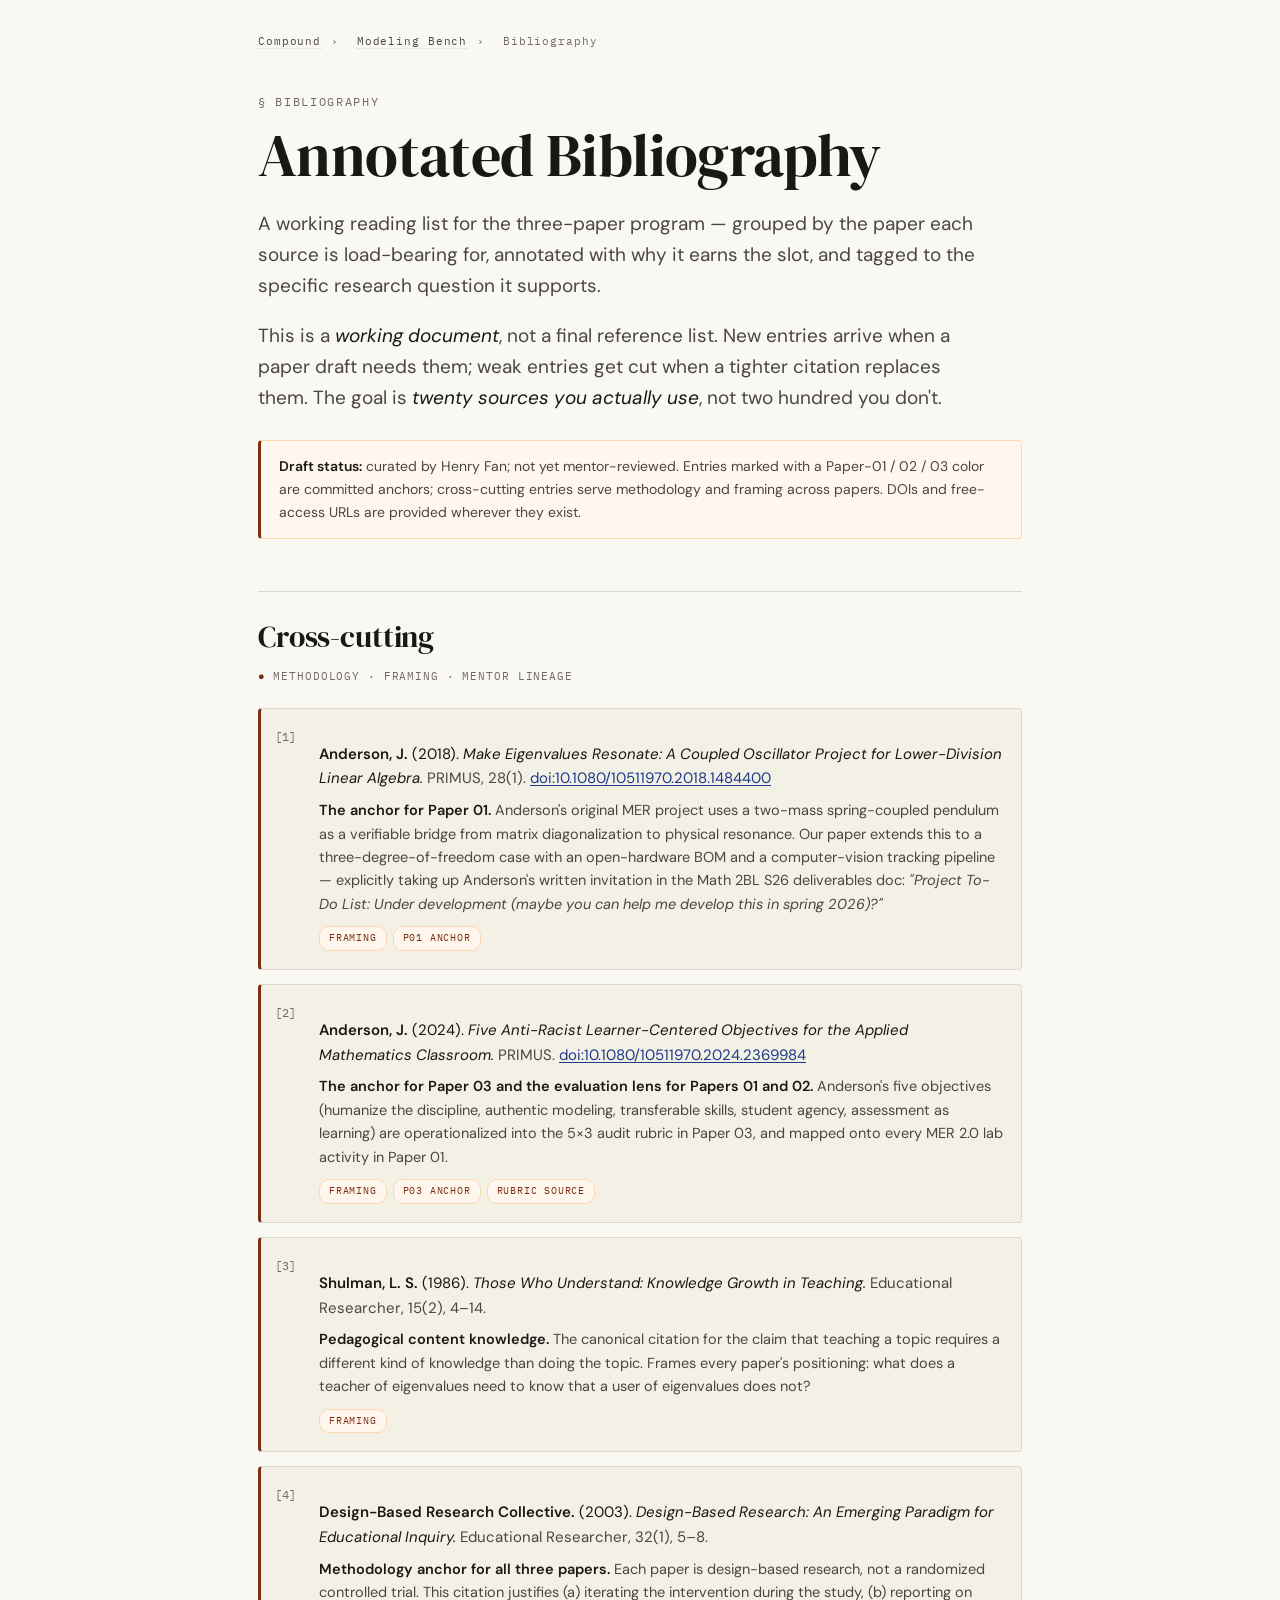
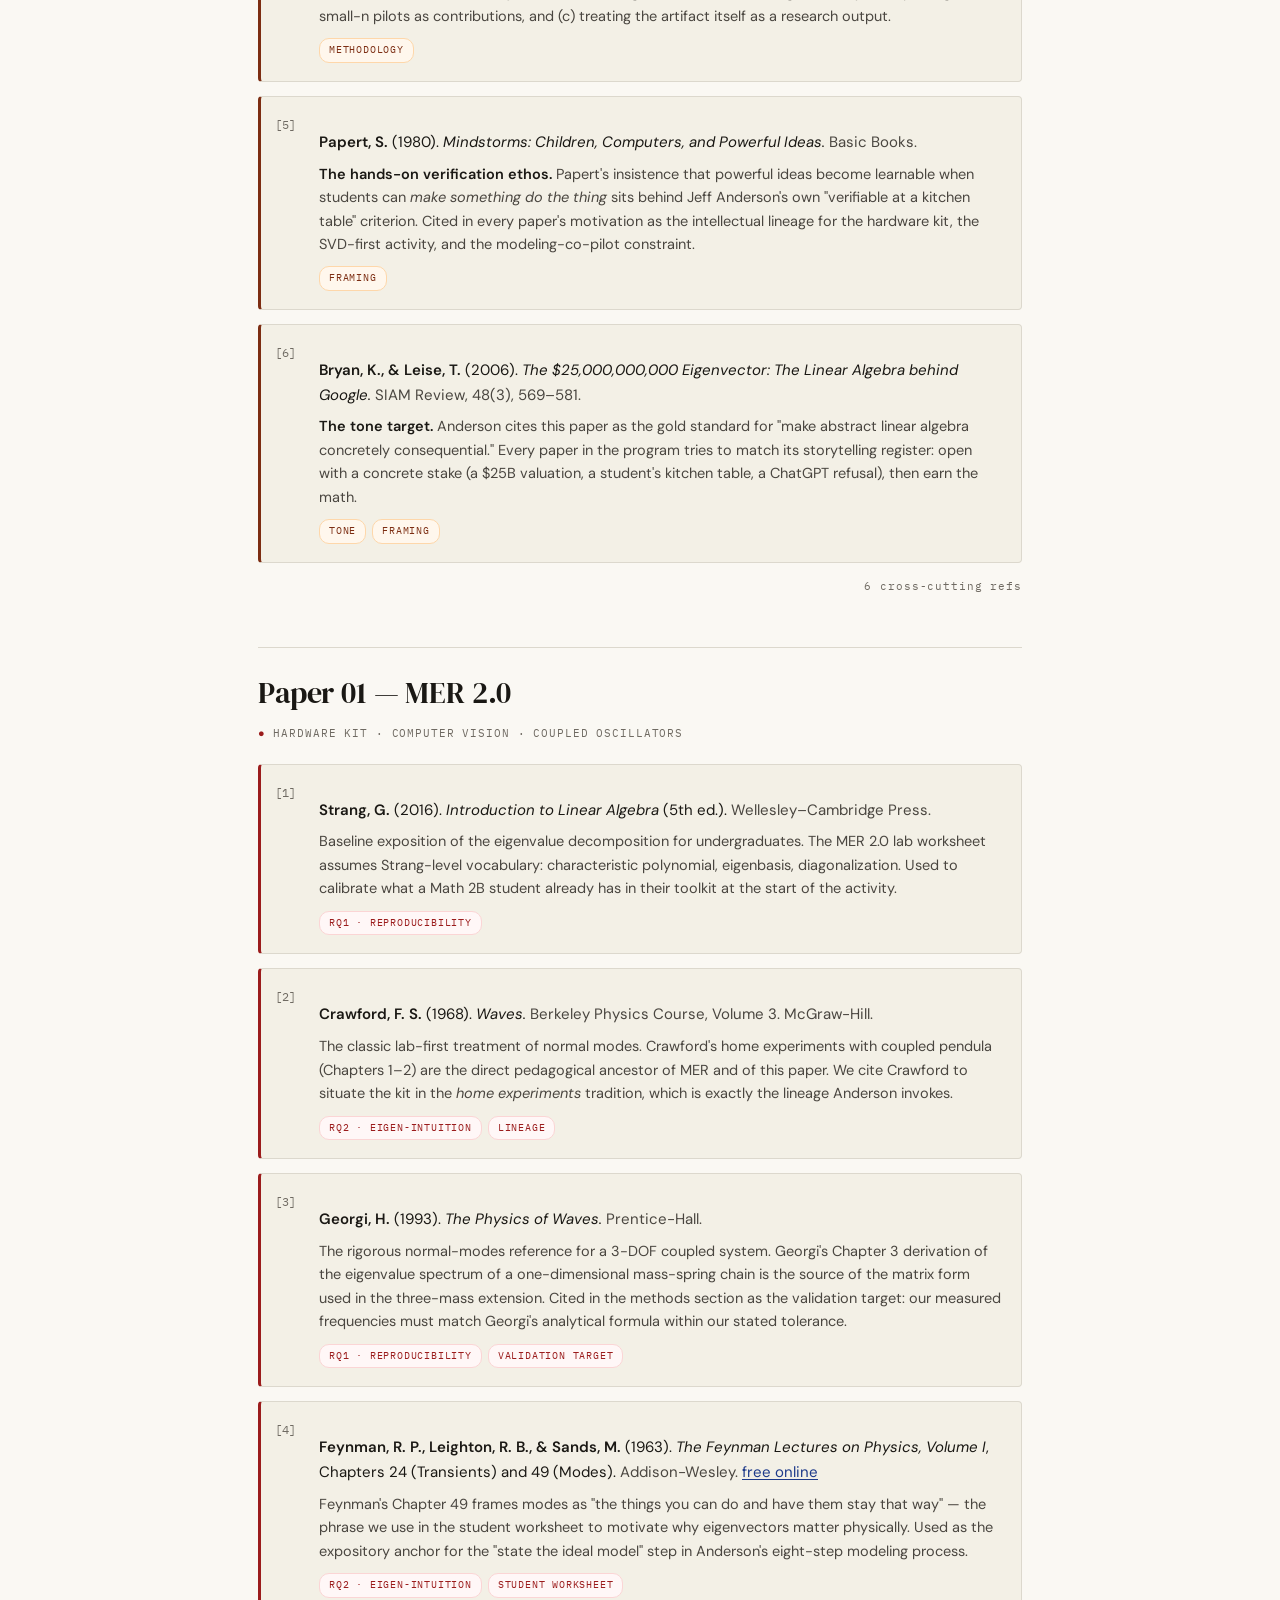
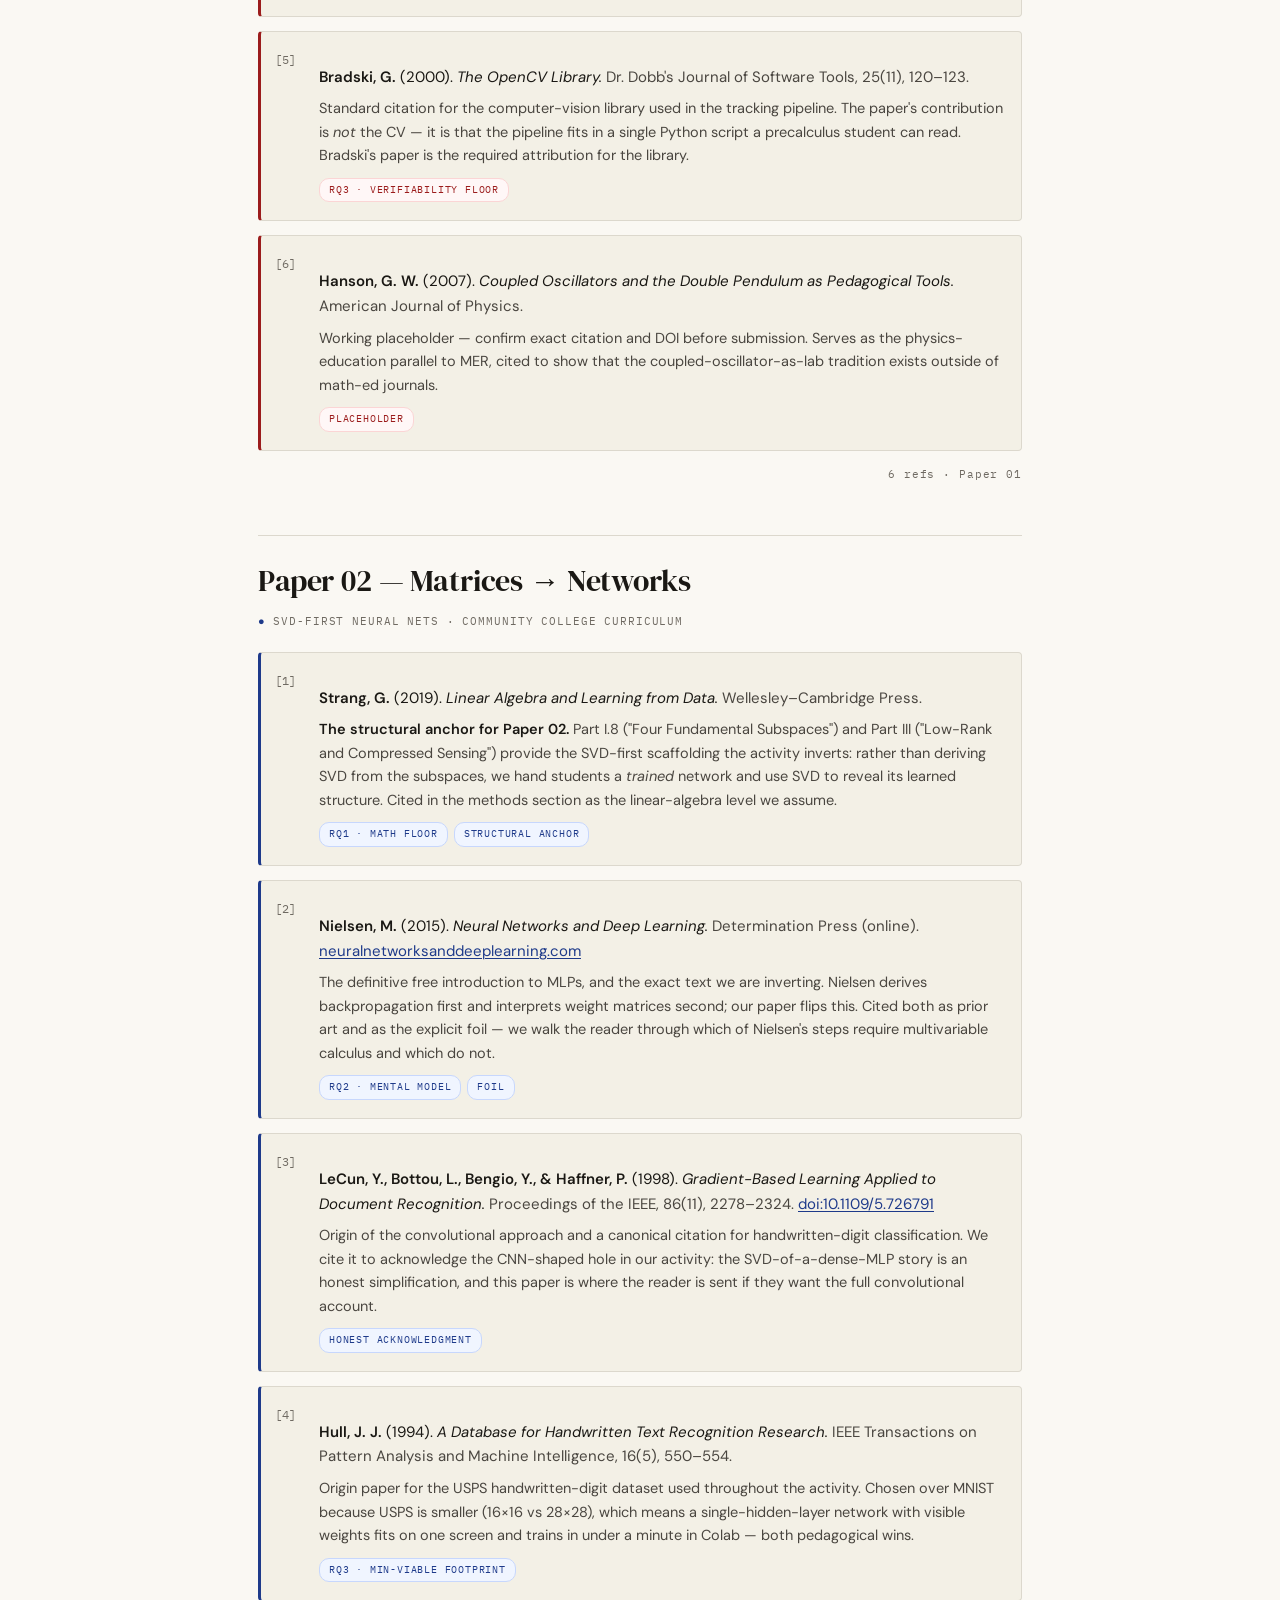
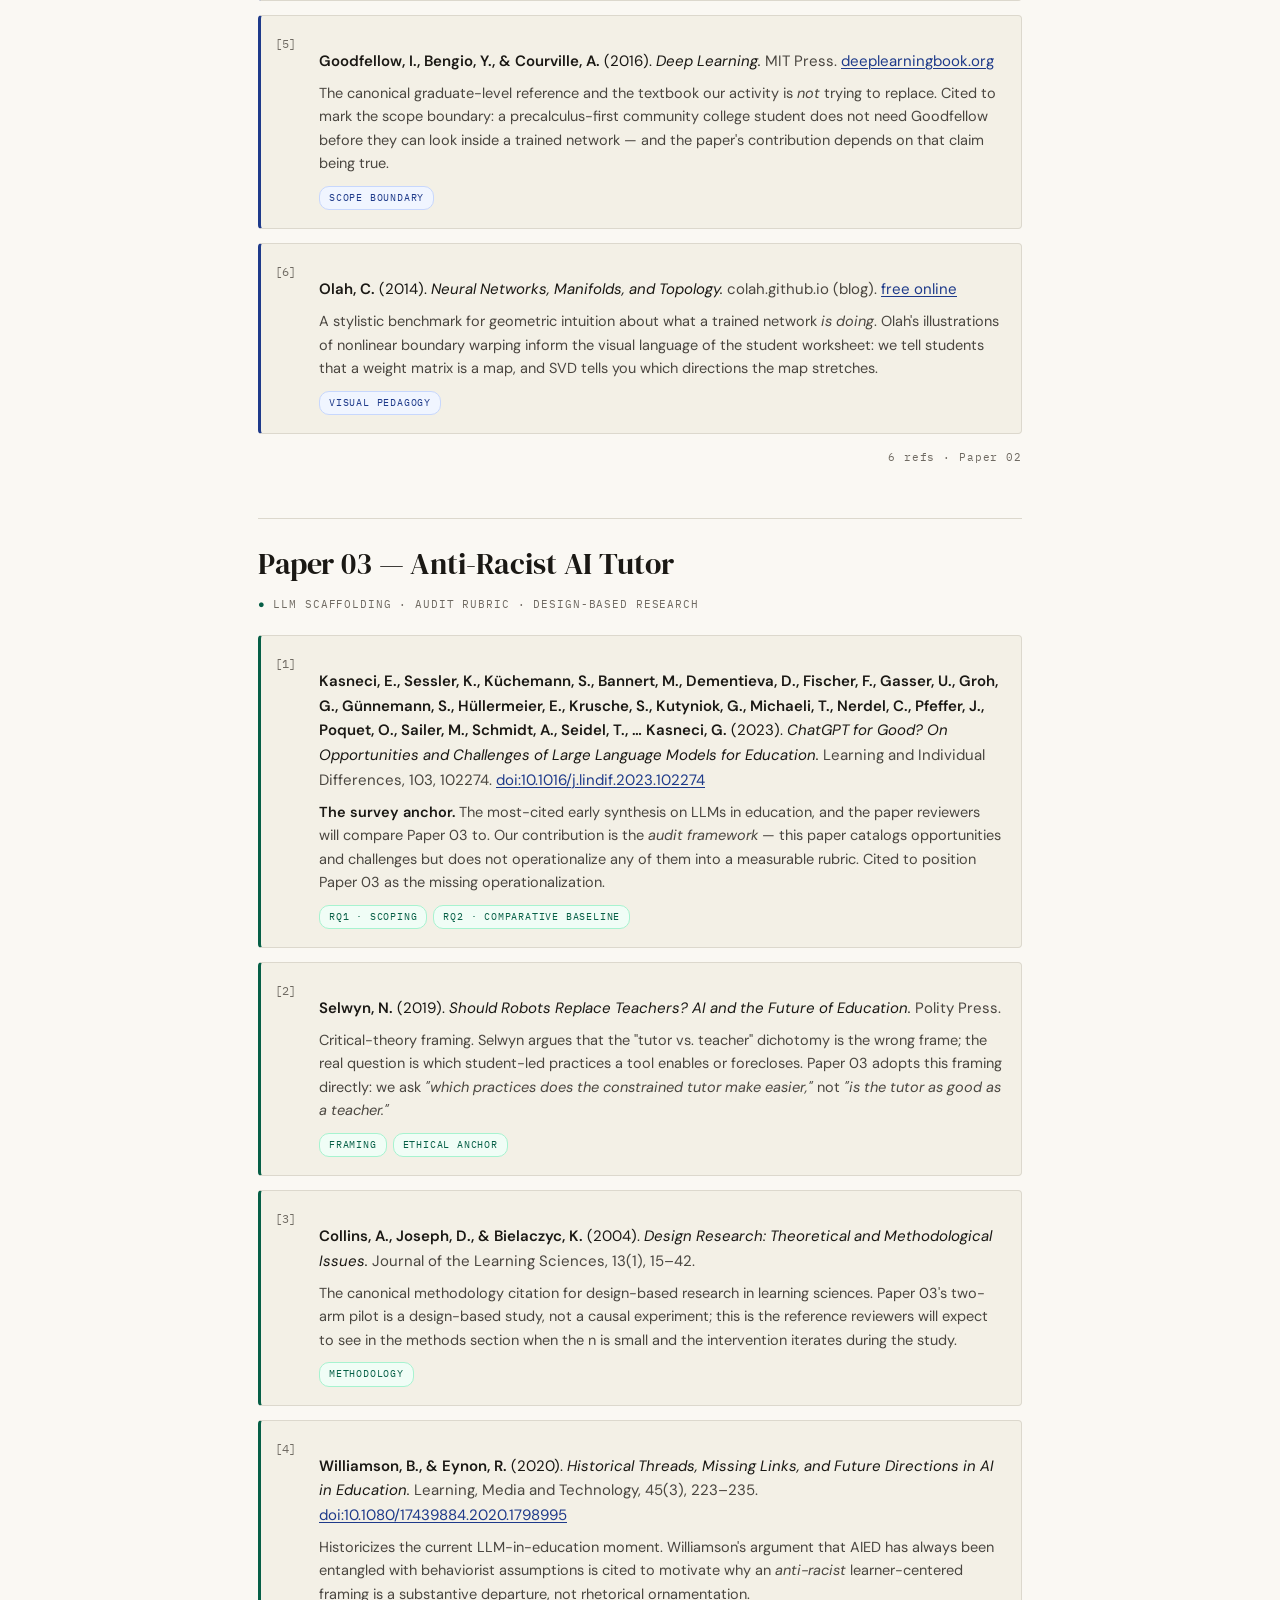
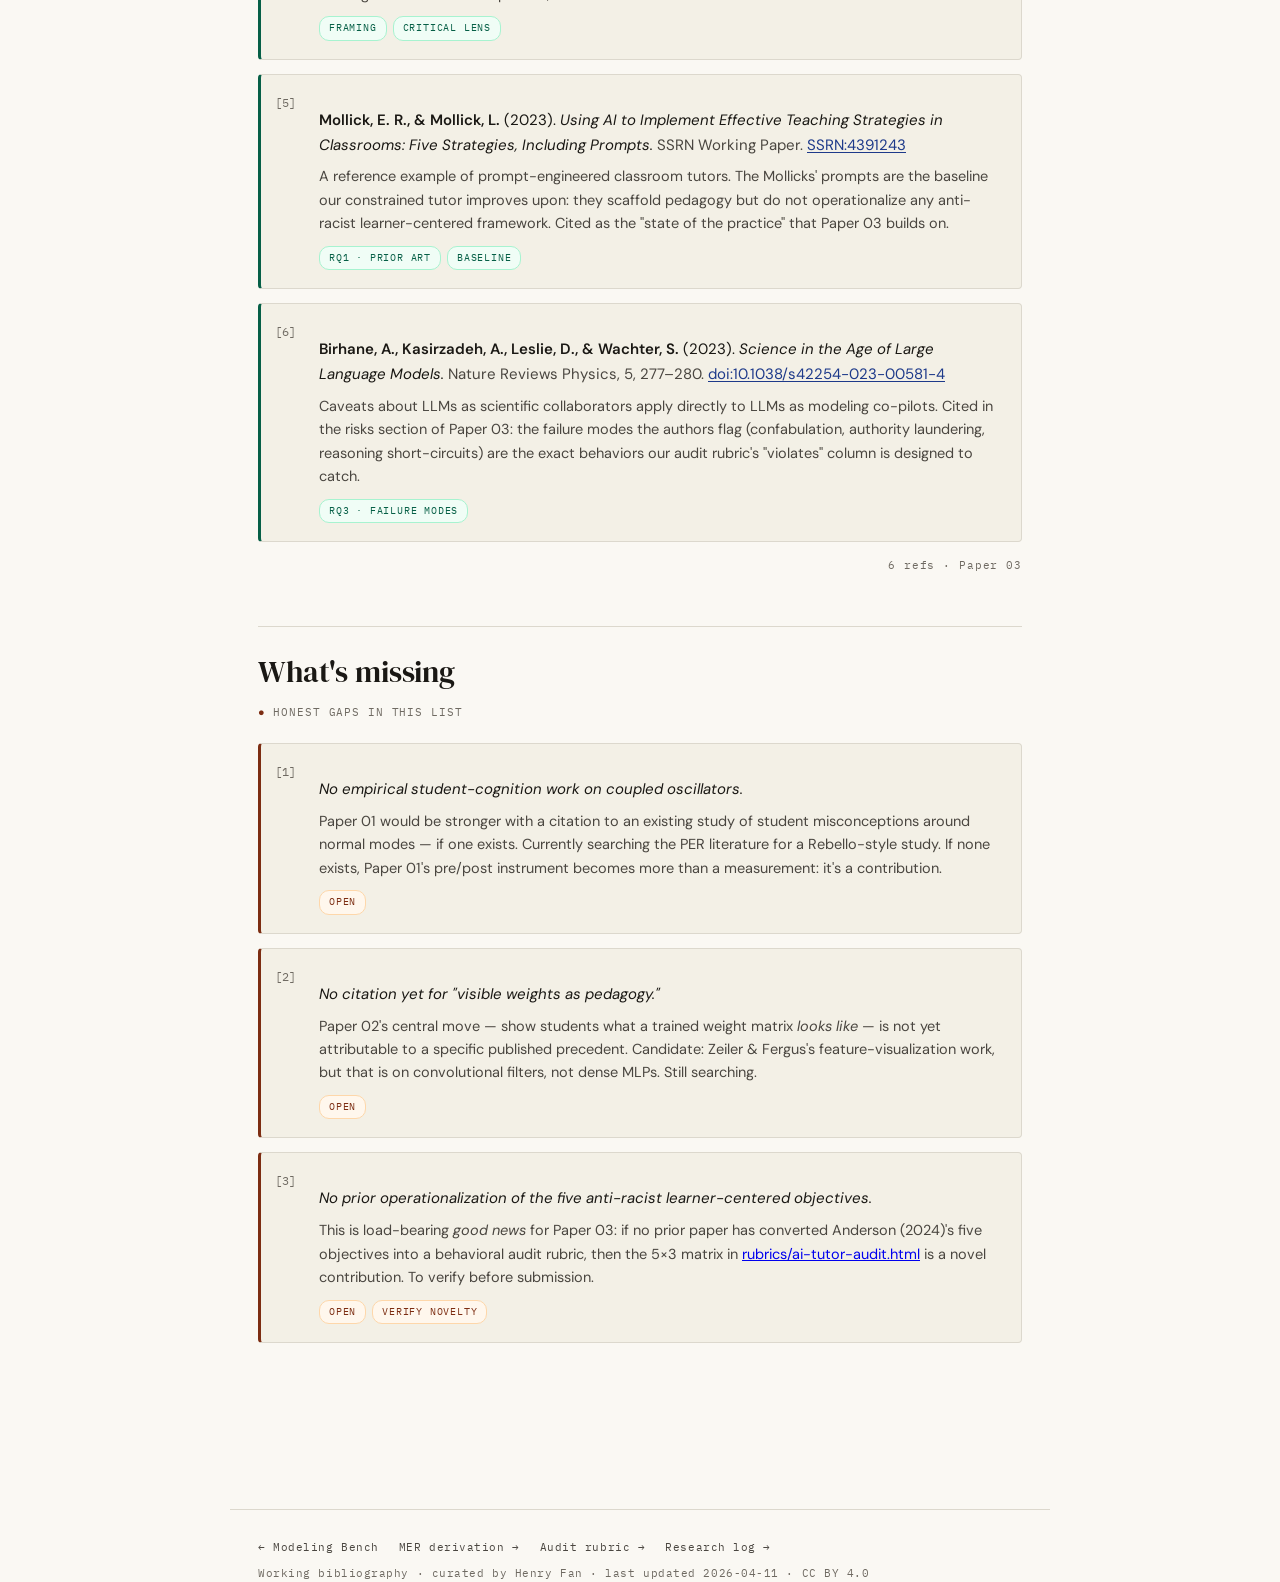
<file: research-lab/bibliography.html>
<!doctype html>
<html lang="en">
<head>
<meta charset="utf-8">
<meta name="viewport" content="width=device-width,initial-scale=1">
<title>Annotated Bibliography — The Modeling Bench · Henry Fan</title>
<meta name="description" content="Annotated working bibliography for Henry Fan's three-paper research program with Prof. Jeff Anderson. Grouped by paper, each entry linked to a specific research question it supports.">
<meta name="author" content="Henry Fan">
<meta name="theme-color" content="#faf8f3" media="(prefers-color-scheme: light)">
<meta name="theme-color" content="#131110" media="(prefers-color-scheme: dark)">
<meta name="color-scheme" content="light dark">
<link rel="canonical" href="https://fansofhenry.github.io/research-lab/bibliography.html">
<meta property="og:type" content="article">
<meta property="og:site_name" content="The Modeling Bench">
<meta property="og:title" content="Annotated Bibliography — The Modeling Bench">
<meta property="og:description" content="Working bibliography for a three-paper research program on hands-on linear algebra, SVD-first neural nets, and anti-racist AI tutoring.">
<meta property="og:url" content="https://fansofhenry.github.io/research-lab/bibliography.html">
<meta name="twitter:card" content="summary">
<link rel="icon" href="data:image/svg+xml,<svg xmlns='http://www.w3.org/2000/svg' viewBox='0 0 100 100'><text y='.9em' font-size='90'>📚</text></svg>">
<script>
(function(){try{var s=localStorage.getItem('lab-theme');var d=window.matchMedia&&window.matchMedia('(prefers-color-scheme: dark)').matches;document.documentElement.setAttribute('data-theme',s||(d?'dark':'light'));}catch(_){document.documentElement.setAttribute('data-theme','light');}})();
</script>
<link rel="preconnect" href="https://fonts.googleapis.com">
<link rel="preconnect" href="https://fonts.gstatic.com" crossorigin>
<link href="https://fonts.googleapis.com/css2?family=DM+Serif+Display&family=DM+Sans:wght@400;500;600;700&family=IBM+Plex+Mono:wght@400;500&display=swap" rel="stylesheet">
<style>
  :root {
    --bg: #faf8f3; --bg-2: #f3f0e6; --surface: #ffffff; --border: #dcd8cd;
    --ink: #1a1814; --ink-2: #4a4640; --ink-3: #6f6a62;
    --p1: #9b1c1c; --p1-bg: #fff7f7; --p1-bd: #fbd5d5;
    --p2: #1e3a8a; --p2-bg: #f0f5ff; --p2-bd: #c7d7fd;
    --p3: #065f46; --p3-bg: #f0fdf6; --p3-bd: #a7f3d0;
    --cross: #7c2d12; --cross-bg: #fff7ed; --cross-bd: #fed7aa;
    --serif: 'DM Serif Display', Georgia, serif;
    --sans: 'DM Sans', system-ui, sans-serif;
    --mono: 'IBM Plex Mono', ui-monospace, monospace;
  }
  [data-theme="dark"] {
    --bg: #131110; --bg-2: #1a1815; --surface: #1f1d1a; --border: #2e2b26;
    --ink: #e8e3da; --ink-2: #a8a39a; --ink-3: #948f85;
    --p1: #fca5a5; --p1-bg: #1f0f0f; --p1-bd: #5c2020;
    --p2: #93b4fb; --p2-bg: #0d1525; --p2-bd: #1e3366;
    --p3: #6ee7b7; --p3-bg: #091a11; --p3-bd: #14432a;
    --cross: #fdba74; --cross-bg: #1a0f07; --cross-bd: #5a2b0d;
  }
  *, *::before, *::after { box-sizing: border-box; }
  html { scroll-behavior: smooth; }
  html, body { margin: 0; padding: 0; }
  body {
    font-family: var(--sans);
    background: var(--bg);
    color: var(--ink);
    line-height: 1.65;
    -webkit-font-smoothing: antialiased;
    padding: 0;
  }
  .skip-link { position: absolute; left: -9999px; top: 0; background: var(--p2); color: var(--bg); padding: 10px 16px; border-radius: 0 0 8px 0; font-family: var(--mono); font-size: 12px; font-weight: 600; text-decoration: none; z-index: 999; }
  .skip-link:focus { left: 0; outline: 2px solid var(--ink); outline-offset: 2px; }
  a:focus-visible { outline: 2px solid var(--p2); outline-offset: 3px; border-radius: 3px; }
  @media (prefers-reduced-motion: reduce){*,*::before,*::after{animation-duration:.01ms!important;transition-duration:.01ms!important;scroll-behavior:auto!important}}

  .breadcrumb {
    max-width: 820px; margin: 0 auto; padding: 32px 28px 0;
    font-family: var(--mono); font-size: 11px; letter-spacing: 0.08em;
    color: var(--ink-3);
  }
  .breadcrumb a { color: var(--ink-2); text-decoration: none; border-bottom: 1px dotted var(--border); }
  .breadcrumb a:hover { color: var(--p2); border-bottom-color: var(--p2); }
  .breadcrumb .sep { margin: 0 10px; color: var(--ink-3); }

  main {
    max-width: 820px; margin: 0 auto; padding: 24px 28px 96px;
  }
  .eyebrow {
    font-family: var(--mono);
    font-size: 12px; letter-spacing: 0.14em; text-transform: uppercase;
    color: var(--ink-3); margin: 18px 0 12px;
  }
  h1 {
    font-family: var(--serif);
    font-weight: 400;
    font-size: clamp(38px, 6.5vw, 60px);
    line-height: 1.06; letter-spacing: -0.01em;
    margin: 0 0 20px;
  }
  .lede {
    font-size: 19px; color: var(--ink-2);
    max-width: 56ch; margin: 0 0 18px;
  }
  .lede em { color: var(--ink); font-style: italic; }

  .draft-banner {
    background: var(--cross-bg);
    border: 1px solid var(--cross-bd);
    border-left: 3px solid var(--cross);
    border-radius: 4px;
    padding: 14px 18px;
    margin: 26px 0 36px;
    font-size: 14px;
    color: var(--ink-2);
  }
  .draft-banner strong { color: var(--ink); font-weight: 600; }

  h2 {
    font-family: var(--serif);
    font-weight: 400;
    font-size: 30px;
    letter-spacing: -0.005em;
    margin: 52px 0 6px;
    padding-top: 20px;
    border-top: 1px solid var(--border);
  }
  .section-meta {
    font-family: var(--mono); font-size: 11px; letter-spacing: 0.08em;
    text-transform: uppercase; color: var(--ink-3);
    margin: 0 0 22px;
  }
  .section-meta .p1-ink { color: var(--p1); }
  .section-meta .p2-ink { color: var(--p2); }
  .section-meta .p3-ink { color: var(--p3); }
  .section-meta .cross-ink { color: var(--cross); }

  ol.refs { list-style: none; padding: 0; margin: 0; counter-reset: ref; }
  ol.refs li {
    counter-increment: ref;
    position: relative;
    padding: 18px 18px 18px 58px;
    margin-bottom: 14px;
    background: var(--bg-2);
    border: 1px solid var(--border);
    border-radius: 4px;
  }
  ol.refs li::before {
    content: "[" counter(ref) "]";
    position: absolute;
    left: 14px; top: 18px;
    font-family: var(--mono);
    font-size: 12px;
    color: var(--ink-3);
    letter-spacing: 0;
  }
  ol.refs li.p1 { border-left: 3px solid var(--p1); }
  ol.refs li.p2 { border-left: 3px solid var(--p2); }
  ol.refs li.p3 { border-left: 3px solid var(--p3); }
  ol.refs li.cross { border-left: 3px solid var(--cross); }

  .cite { font-size: 15px; color: var(--ink); margin-bottom: 4px; }
  .cite .authors { font-weight: 600; }
  .cite .title { font-style: italic; color: var(--ink); }
  .cite .venue { color: var(--ink-2); }
  .cite a { color: var(--p2); text-decoration: underline; text-underline-offset: 2px; text-decoration-thickness: 1px; }
  .cite a:hover { color: var(--p1); }
  [data-theme="dark"] .cite a { color: var(--p2); }
  [data-theme="dark"] .cite a:hover { color: var(--p1); }

  .annotation {
    font-size: 14.5px; color: var(--ink-2);
    margin: 8px 0 0; line-height: 1.62;
  }
  .annotation strong { color: var(--ink); font-weight: 600; }
  .rq-tags {
    display: flex; flex-wrap: wrap; gap: 6px;
    margin-top: 10px;
  }
  .rq-tag {
    font-family: var(--mono);
    font-size: 10px;
    letter-spacing: 0.08em;
    text-transform: uppercase;
    padding: 3px 9px;
    border-radius: 10px;
    background: var(--surface);
    border: 1px solid var(--border);
    color: var(--ink-3);
  }
  .p1 .rq-tag { border-color: var(--p1-bd); background: var(--p1-bg); color: var(--p1); }
  .p2 .rq-tag { border-color: var(--p2-bd); background: var(--p2-bg); color: var(--p2); }
  .p3 .rq-tag { border-color: var(--p3-bd); background: var(--p3-bg); color: var(--p3); }
  .cross .rq-tag { border-color: var(--cross-bd); background: var(--cross-bg); color: var(--cross); }

  .tot {
    font-family: var(--mono);
    font-size: 11px;
    letter-spacing: 0.08em;
    color: var(--ink-3);
    text-align: right;
    margin-top: 4px;
  }

  footer {
    max-width: 820px; margin: 56px auto 0;
    padding: 28px 28px 0;
    border-top: 1px solid var(--border);
    font-family: var(--mono);
    font-size: 11px; letter-spacing: 0.05em;
    color: var(--ink-3);
  }
  footer a { color: var(--ink-2); text-decoration: none; }
  footer a:hover { color: var(--p2); }
  .footer-row { display: flex; flex-wrap: wrap; gap: 8px 20px; margin-bottom: 8px; }

  @media (max-width: 560px) {
    main { padding: 16px 18px 60px; }
    .breadcrumb { padding: 24px 18px 0; }
    h1 { font-size: clamp(30px, 10vw, 42px); }
    .lede { font-size: 17px; }
    ol.refs li { padding: 16px 16px 16px 46px; }
    ol.refs li::before { left: 12px; }
    footer { padding: 24px 18px 0; }
  }
</style>
</head>
<body data-theme="light">

<a class="skip-link" href="#main-content">Skip to bibliography</a>

<div class="breadcrumb">
  <a href="/">Compound</a><span class="sep">›</span>
  <a href="/research-lab/">Modeling Bench</a><span class="sep">›</span>
  Bibliography
</div>

<main id="main-content">

  <div class="eyebrow">§ Bibliography</div>
  <h1>Annotated Bibliography</h1>
  <p class="lede">
    A working reading list for the three-paper program — grouped by the paper each source is load-bearing for, annotated with why it earns the slot, and tagged to the specific research question it supports.
  </p>
  <p class="lede">
    This is a <em>working document</em>, not a final reference list. New entries arrive when a paper draft needs them; weak entries get cut when a tighter citation replaces them. The goal is <em>twenty sources you actually use</em>, not two hundred you don't.
  </p>

  <div class="draft-banner">
    <strong>Draft status:</strong> curated by Henry Fan; not yet mentor-reviewed. Entries marked with a Paper-01 / 02 / 03 color are committed anchors; cross-cutting entries serve methodology and framing across papers. DOIs and free-access URLs are provided wherever they exist.
  </div>

  <!-- ==================================================
       CROSS-CUTTING — methodology, framing, mentor lineage
       ================================================== -->
  <h2 id="cross">Cross-cutting</h2>
  <div class="section-meta"><span class="cross-ink">●</span> Methodology · framing · mentor lineage</div>

  <ol class="refs">

    <li class="cross">
      <p class="cite">
        <span class="authors">Anderson, J.</span> (2018). <span class="title">Make Eigenvalues Resonate: A Coupled Oscillator Project for Lower-Division Linear Algebra.</span> <span class="venue">PRIMUS, 28(1).</span>
        <a href="https://doi.org/10.1080/10511970.2018.1484400">doi:10.1080/10511970.2018.1484400</a>
      </p>
      <p class="annotation">
        <strong>The anchor for Paper 01.</strong> Anderson's original MER project uses a two-mass spring-coupled pendulum as a verifiable bridge from matrix diagonalization to physical resonance. Our paper extends this to a three-degree-of-freedom case with an open-hardware BOM and a computer-vision tracking pipeline — explicitly taking up Anderson's written invitation in the Math 2BL S26 deliverables doc: <em>"Project To-Do List: Under development (maybe you can help me develop this in spring 2026)?"</em>
      </p>
      <div class="rq-tags">
        <span class="rq-tag">Framing</span>
        <span class="rq-tag">P01 anchor</span>
      </div>
    </li>

    <li class="cross">
      <p class="cite">
        <span class="authors">Anderson, J.</span> (2024). <span class="title">Five Anti-Racist Learner-Centered Objectives for the Applied Mathematics Classroom.</span> <span class="venue">PRIMUS.</span>
        <a href="https://doi.org/10.1080/10511970.2024.2369984">doi:10.1080/10511970.2024.2369984</a>
      </p>
      <p class="annotation">
        <strong>The anchor for Paper 03 and the evaluation lens for Papers 01 and 02.</strong> Anderson's five objectives (humanize the discipline, authentic modeling, transferable skills, student agency, assessment as learning) are operationalized into the 5×3 audit rubric in Paper 03, and mapped onto every MER 2.0 lab activity in Paper 01.
      </p>
      <div class="rq-tags">
        <span class="rq-tag">Framing</span>
        <span class="rq-tag">P03 anchor</span>
        <span class="rq-tag">Rubric source</span>
      </div>
    </li>

    <li class="cross">
      <p class="cite">
        <span class="authors">Shulman, L. S.</span> (1986). <span class="title">Those Who Understand: Knowledge Growth in Teaching.</span> <span class="venue">Educational Researcher, 15(2), 4–14.</span>
      </p>
      <p class="annotation">
        <strong>Pedagogical content knowledge.</strong> The canonical citation for the claim that teaching a topic requires a different kind of knowledge than doing the topic. Frames every paper's positioning: what does a teacher of eigenvalues need to know that a user of eigenvalues does not?
      </p>
      <div class="rq-tags">
        <span class="rq-tag">Framing</span>
      </div>
    </li>

    <li class="cross">
      <p class="cite">
        <span class="authors">Design-Based Research Collective.</span> (2003). <span class="title">Design-Based Research: An Emerging Paradigm for Educational Inquiry.</span> <span class="venue">Educational Researcher, 32(1), 5–8.</span>
      </p>
      <p class="annotation">
        <strong>Methodology anchor for all three papers.</strong> Each paper is design-based research, not a randomized controlled trial. This citation justifies (a) iterating the intervention during the study, (b) reporting on small-n pilots as contributions, and (c) treating the artifact itself as a research output.
      </p>
      <div class="rq-tags">
        <span class="rq-tag">Methodology</span>
      </div>
    </li>

    <li class="cross">
      <p class="cite">
        <span class="authors">Papert, S.</span> (1980). <span class="title">Mindstorms: Children, Computers, and Powerful Ideas.</span> <span class="venue">Basic Books.</span>
      </p>
      <p class="annotation">
        <strong>The hands-on verification ethos.</strong> Papert's insistence that powerful ideas become learnable when students can <em>make something do the thing</em> sits behind Jeff Anderson's own "verifiable at a kitchen table" criterion. Cited in every paper's motivation as the intellectual lineage for the hardware kit, the SVD-first activity, and the modeling-co-pilot constraint.
      </p>
      <div class="rq-tags">
        <span class="rq-tag">Framing</span>
      </div>
    </li>

    <li class="cross">
      <p class="cite">
        <span class="authors">Bryan, K., &amp; Leise, T.</span> (2006). <span class="title">The $25,000,000,000 Eigenvector: The Linear Algebra behind Google.</span> <span class="venue">SIAM Review, 48(3), 569–581.</span>
      </p>
      <p class="annotation">
        <strong>The tone target.</strong> Anderson cites this paper as the gold standard for "make abstract linear algebra concretely consequential." Every paper in the program tries to match its storytelling register: open with a concrete stake (a $25B valuation, a student's kitchen table, a ChatGPT refusal), then earn the math.
      </p>
      <div class="rq-tags">
        <span class="rq-tag">Tone</span>
        <span class="rq-tag">Framing</span>
      </div>
    </li>

  </ol>

  <p class="tot">6 cross-cutting refs</p>

  <!-- ==================================================
       PAPER 01 — MER 2.0 (Crimson)
       ================================================== -->
  <h2 id="p01">Paper 01 — MER 2.0</h2>
  <div class="section-meta"><span class="p1-ink">●</span> Hardware kit · computer vision · coupled oscillators</div>

  <ol class="refs">

    <li class="p1">
      <p class="cite">
        <span class="authors">Strang, G.</span> (2016). <span class="title">Introduction to Linear Algebra</span> (5th ed.). <span class="venue">Wellesley–Cambridge Press.</span>
      </p>
      <p class="annotation">
        Baseline exposition of the eigenvalue decomposition for undergraduates. The MER 2.0 lab worksheet assumes Strang-level vocabulary: characteristic polynomial, eigenbasis, diagonalization. Used to calibrate what a Math 2B student already has in their toolkit at the start of the activity.
      </p>
      <div class="rq-tags">
        <span class="rq-tag">RQ1 · Reproducibility</span>
      </div>
    </li>

    <li class="p1">
      <p class="cite">
        <span class="authors">Crawford, F. S.</span> (1968). <span class="title">Waves.</span> <span class="venue">Berkeley Physics Course, Volume 3. McGraw-Hill.</span>
      </p>
      <p class="annotation">
        The classic lab-first treatment of normal modes. Crawford's home experiments with coupled pendula (Chapters 1–2) are the direct pedagogical ancestor of MER and of this paper. We cite Crawford to situate the kit in the <em>home experiments</em> tradition, which is exactly the lineage Anderson invokes.
      </p>
      <div class="rq-tags">
        <span class="rq-tag">RQ2 · Eigen-intuition</span>
        <span class="rq-tag">Lineage</span>
      </div>
    </li>

    <li class="p1">
      <p class="cite">
        <span class="authors">Georgi, H.</span> (1993). <span class="title">The Physics of Waves.</span> <span class="venue">Prentice-Hall.</span>
      </p>
      <p class="annotation">
        The rigorous normal-modes reference for a 3-DOF coupled system. Georgi's Chapter 3 derivation of the eigenvalue spectrum of a one-dimensional mass-spring chain is the source of the matrix form used in the three-mass extension. Cited in the methods section as the validation target: our measured frequencies must match Georgi's analytical formula within our stated tolerance.
      </p>
      <div class="rq-tags">
        <span class="rq-tag">RQ1 · Reproducibility</span>
        <span class="rq-tag">Validation target</span>
      </div>
    </li>

    <li class="p1">
      <p class="cite">
        <span class="authors">Feynman, R. P., Leighton, R. B., &amp; Sands, M.</span> (1963). <span class="title">The Feynman Lectures on Physics, Volume I</span>, Chapters 24 (Transients) and 49 (Modes). <span class="venue">Addison-Wesley.</span>
        <a href="https://www.feynmanlectures.caltech.edu/I_49.html">free online</a>
      </p>
      <p class="annotation">
        Feynman's Chapter 49 frames modes as "the things you can do and have them stay that way" — the phrase we use in the student worksheet to motivate why eigenvectors matter physically. Used as the expository anchor for the "state the ideal model" step in Anderson's eight-step modeling process.
      </p>
      <div class="rq-tags">
        <span class="rq-tag">RQ2 · Eigen-intuition</span>
        <span class="rq-tag">Student worksheet</span>
      </div>
    </li>

    <li class="p1">
      <p class="cite">
        <span class="authors">Bradski, G.</span> (2000). <span class="title">The OpenCV Library.</span> <span class="venue">Dr. Dobb's Journal of Software Tools, 25(11), 120–123.</span>
      </p>
      <p class="annotation">
        Standard citation for the computer-vision library used in the tracking pipeline. The paper's contribution is <em>not</em> the CV — it is that the pipeline fits in a single Python script a precalculus student can read. Bradski's paper is the required attribution for the library.
      </p>
      <div class="rq-tags">
        <span class="rq-tag">RQ3 · Verifiability floor</span>
      </div>
    </li>

    <li class="p1">
      <p class="cite">
        <span class="authors">Hanson, G. W.</span> (2007). <span class="title">Coupled Oscillators and the Double Pendulum as Pedagogical Tools.</span> <span class="venue">American Journal of Physics.</span>
      </p>
      <p class="annotation">
        Working placeholder — confirm exact citation and DOI before submission. Serves as the physics-education parallel to MER, cited to show that the coupled-oscillator-as-lab tradition exists outside of math-ed journals.
      </p>
      <div class="rq-tags">
        <span class="rq-tag">Placeholder</span>
      </div>
    </li>

  </ol>

  <p class="tot">6 refs · Paper 01</p>

  <!-- ==================================================
       PAPER 02 — Matrices → Networks (Navy)
       ================================================== -->
  <h2 id="p02">Paper 02 — Matrices → Networks</h2>
  <div class="section-meta"><span class="p2-ink">●</span> SVD-first neural nets · community college curriculum</div>

  <ol class="refs">

    <li class="p2">
      <p class="cite">
        <span class="authors">Strang, G.</span> (2019). <span class="title">Linear Algebra and Learning from Data.</span> <span class="venue">Wellesley–Cambridge Press.</span>
      </p>
      <p class="annotation">
        <strong>The structural anchor for Paper 02.</strong> Part I.8 ("Four Fundamental Subspaces") and Part III ("Low-Rank and Compressed Sensing") provide the SVD-first scaffolding the activity inverts: rather than deriving SVD from the subspaces, we hand students a <em>trained</em> network and use SVD to reveal its learned structure. Cited in the methods section as the linear-algebra level we assume.
      </p>
      <div class="rq-tags">
        <span class="rq-tag">RQ1 · Math floor</span>
        <span class="rq-tag">Structural anchor</span>
      </div>
    </li>

    <li class="p2">
      <p class="cite">
        <span class="authors">Nielsen, M.</span> (2015). <span class="title">Neural Networks and Deep Learning.</span> <span class="venue">Determination Press (online).</span>
        <a href="http://neuralnetworksanddeeplearning.com">neuralnetworksanddeeplearning.com</a>
      </p>
      <p class="annotation">
        The definitive free introduction to MLPs, and the exact text we are inverting. Nielsen derives backpropagation first and interprets weight matrices second; our paper flips this. Cited both as prior art and as the explicit foil — we walk the reader through which of Nielsen's steps require multivariable calculus and which do not.
      </p>
      <div class="rq-tags">
        <span class="rq-tag">RQ2 · Mental model</span>
        <span class="rq-tag">Foil</span>
      </div>
    </li>

    <li class="p2">
      <p class="cite">
        <span class="authors">LeCun, Y., Bottou, L., Bengio, Y., &amp; Haffner, P.</span> (1998). <span class="title">Gradient-Based Learning Applied to Document Recognition.</span> <span class="venue">Proceedings of the IEEE, 86(11), 2278–2324.</span>
        <a href="https://doi.org/10.1109/5.726791">doi:10.1109/5.726791</a>
      </p>
      <p class="annotation">
        Origin of the convolutional approach and a canonical citation for handwritten-digit classification. We cite it to acknowledge the CNN-shaped hole in our activity: the SVD-of-a-dense-MLP story is an honest simplification, and this paper is where the reader is sent if they want the full convolutional account.
      </p>
      <div class="rq-tags">
        <span class="rq-tag">Honest acknowledgment</span>
      </div>
    </li>

    <li class="p2">
      <p class="cite">
        <span class="authors">Hull, J. J.</span> (1994). <span class="title">A Database for Handwritten Text Recognition Research.</span> <span class="venue">IEEE Transactions on Pattern Analysis and Machine Intelligence, 16(5), 550–554.</span>
      </p>
      <p class="annotation">
        Origin paper for the USPS handwritten-digit dataset used throughout the activity. Chosen over MNIST because USPS is smaller (16×16 vs 28×28), which means a single-hidden-layer network with visible weights fits on one screen and trains in under a minute in Colab — both pedagogical wins.
      </p>
      <div class="rq-tags">
        <span class="rq-tag">RQ3 · Min-viable footprint</span>
      </div>
    </li>

    <li class="p2">
      <p class="cite">
        <span class="authors">Goodfellow, I., Bengio, Y., &amp; Courville, A.</span> (2016). <span class="title">Deep Learning.</span> <span class="venue">MIT Press.</span>
        <a href="https://www.deeplearningbook.org">deeplearningbook.org</a>
      </p>
      <p class="annotation">
        The canonical graduate-level reference and the textbook our activity is <em>not</em> trying to replace. Cited to mark the scope boundary: a precalculus-first community college student does not need Goodfellow before they can look inside a trained network — and the paper's contribution depends on that claim being true.
      </p>
      <div class="rq-tags">
        <span class="rq-tag">Scope boundary</span>
      </div>
    </li>

    <li class="p2">
      <p class="cite">
        <span class="authors">Olah, C.</span> (2014). <span class="title">Neural Networks, Manifolds, and Topology.</span> <span class="venue">colah.github.io (blog).</span>
        <a href="http://colah.github.io/posts/2014-03-NN-Manifolds-Topology/">free online</a>
      </p>
      <p class="annotation">
        A stylistic benchmark for geometric intuition about what a trained network <em>is doing</em>. Olah's illustrations of nonlinear boundary warping inform the visual language of the student worksheet: we tell students that a weight matrix is a map, and SVD tells you which directions the map stretches.
      </p>
      <div class="rq-tags">
        <span class="rq-tag">Visual pedagogy</span>
      </div>
    </li>

  </ol>

  <p class="tot">6 refs · Paper 02</p>

  <!-- ==================================================
       PAPER 03 — AI Tutor (Forest)
       ================================================== -->
  <h2 id="p03">Paper 03 — Anti-Racist AI Tutor</h2>
  <div class="section-meta"><span class="p3-ink">●</span> LLM scaffolding · audit rubric · design-based research</div>

  <ol class="refs">

    <li class="p3">
      <p class="cite">
        <span class="authors">Kasneci, E., Sessler, K., Küchemann, S., Bannert, M., Dementieva, D., Fischer, F., Gasser, U., Groh, G., Günnemann, S., Hüllermeier, E., Krusche, S., Kutyniok, G., Michaeli, T., Nerdel, C., Pfeffer, J., Poquet, O., Sailer, M., Schmidt, A., Seidel, T., … Kasneci, G.</span> (2023). <span class="title">ChatGPT for Good? On Opportunities and Challenges of Large Language Models for Education.</span> <span class="venue">Learning and Individual Differences, 103, 102274.</span>
        <a href="https://doi.org/10.1016/j.lindif.2023.102274">doi:10.1016/j.lindif.2023.102274</a>
      </p>
      <p class="annotation">
        <strong>The survey anchor.</strong> The most-cited early synthesis on LLMs in education, and the paper reviewers will compare Paper 03 to. Our contribution is the <em>audit framework</em> — this paper catalogs opportunities and challenges but does not operationalize any of them into a measurable rubric. Cited to position Paper 03 as the missing operationalization.
      </p>
      <div class="rq-tags">
        <span class="rq-tag">RQ1 · Scoping</span>
        <span class="rq-tag">RQ2 · Comparative baseline</span>
      </div>
    </li>

    <li class="p3">
      <p class="cite">
        <span class="authors">Selwyn, N.</span> (2019). <span class="title">Should Robots Replace Teachers? AI and the Future of Education.</span> <span class="venue">Polity Press.</span>
      </p>
      <p class="annotation">
        Critical-theory framing. Selwyn argues that the "tutor vs. teacher" dichotomy is the wrong frame; the real question is which student-led practices a tool enables or forecloses. Paper 03 adopts this framing directly: we ask <em>"which practices does the constrained tutor make easier,"</em> not <em>"is the tutor as good as a teacher."</em>
      </p>
      <div class="rq-tags">
        <span class="rq-tag">Framing</span>
        <span class="rq-tag">Ethical anchor</span>
      </div>
    </li>

    <li class="p3">
      <p class="cite">
        <span class="authors">Collins, A., Joseph, D., &amp; Bielaczyc, K.</span> (2004). <span class="title">Design Research: Theoretical and Methodological Issues.</span> <span class="venue">Journal of the Learning Sciences, 13(1), 15–42.</span>
      </p>
      <p class="annotation">
        The canonical methodology citation for design-based research in learning sciences. Paper 03's two-arm pilot is a design-based study, not a causal experiment; this is the reference reviewers will expect to see in the methods section when the n is small and the intervention iterates during the study.
      </p>
      <div class="rq-tags">
        <span class="rq-tag">Methodology</span>
      </div>
    </li>

    <li class="p3">
      <p class="cite">
        <span class="authors">Williamson, B., &amp; Eynon, R.</span> (2020). <span class="title">Historical Threads, Missing Links, and Future Directions in AI in Education.</span> <span class="venue">Learning, Media and Technology, 45(3), 223–235.</span>
        <a href="https://doi.org/10.1080/17439884.2020.1798995">doi:10.1080/17439884.2020.1798995</a>
      </p>
      <p class="annotation">
        Historicizes the current LLM-in-education moment. Williamson's argument that AIED has always been entangled with behaviorist assumptions is cited to motivate why an <em>anti-racist</em> learner-centered framing is a substantive departure, not rhetorical ornamentation.
      </p>
      <div class="rq-tags">
        <span class="rq-tag">Framing</span>
        <span class="rq-tag">Critical lens</span>
      </div>
    </li>

    <li class="p3">
      <p class="cite">
        <span class="authors">Mollick, E. R., &amp; Mollick, L.</span> (2023). <span class="title">Using AI to Implement Effective Teaching Strategies in Classrooms: Five Strategies, Including Prompts.</span> <span class="venue">SSRN Working Paper.</span>
        <a href="https://papers.ssrn.com/sol3/papers.cfm?abstract_id=4391243">SSRN:4391243</a>
      </p>
      <p class="annotation">
        A reference example of prompt-engineered classroom tutors. The Mollicks' prompts are the baseline our constrained tutor improves upon: they scaffold pedagogy but do not operationalize any anti-racist learner-centered framework. Cited as the "state of the practice" that Paper 03 builds on.
      </p>
      <div class="rq-tags">
        <span class="rq-tag">RQ1 · Prior art</span>
        <span class="rq-tag">Baseline</span>
      </div>
    </li>

    <li class="p3">
      <p class="cite">
        <span class="authors">Birhane, A., Kasirzadeh, A., Leslie, D., &amp; Wachter, S.</span> (2023). <span class="title">Science in the Age of Large Language Models.</span> <span class="venue">Nature Reviews Physics, 5, 277–280.</span>
        <a href="https://doi.org/10.1038/s42254-023-00581-4">doi:10.1038/s42254-023-00581-4</a>
      </p>
      <p class="annotation">
        Caveats about LLMs as scientific collaborators apply directly to LLMs as modeling co-pilots. Cited in the risks section of Paper 03: the failure modes the authors flag (confabulation, authority laundering, reasoning short-circuits) are the exact behaviors our audit rubric's "violates" column is designed to catch.
      </p>
      <div class="rq-tags">
        <span class="rq-tag">RQ3 · Failure modes</span>
      </div>
    </li>

  </ol>

  <p class="tot">6 refs · Paper 03</p>

  <h2 id="gaps">What's missing</h2>
  <div class="section-meta"><span class="cross-ink">●</span> Honest gaps in this list</div>
  <ol class="refs">
    <li class="cross">
      <p class="cite"><span class="title">No empirical student-cognition work on coupled oscillators.</span></p>
      <p class="annotation">
        Paper 01 would be stronger with a citation to an existing study of student misconceptions around normal modes — if one exists. Currently searching the PER literature for a Rebello-style study. If none exists, Paper 01's pre/post instrument becomes more than a measurement: it's a contribution.
      </p>
      <div class="rq-tags"><span class="rq-tag">Open</span></div>
    </li>
    <li class="cross">
      <p class="cite"><span class="title">No citation yet for "visible weights as pedagogy."</span></p>
      <p class="annotation">
        Paper 02's central move — show students what a trained weight matrix <em>looks like</em> — is not yet attributable to a specific published precedent. Candidate: Zeiler &amp; Fergus's feature-visualization work, but that is on convolutional filters, not dense MLPs. Still searching.
      </p>
      <div class="rq-tags"><span class="rq-tag">Open</span></div>
    </li>
    <li class="cross">
      <p class="cite"><span class="title">No prior operationalization of the five anti-racist learner-centered objectives.</span></p>
      <p class="annotation">
        This is load-bearing <em>good news</em> for Paper 03: if no prior paper has converted Anderson (2024)'s five objectives into a behavioral audit rubric, then the 5×3 matrix in <a href="rubrics/ai-tutor-audit.html">rubrics/ai-tutor-audit.html</a> is a novel contribution. To verify before submission.
      </p>
      <div class="rq-tags"><span class="rq-tag">Open</span><span class="rq-tag">Verify novelty</span></div>
    </li>
  </ol>

</main>

<footer>
  <div class="footer-row">
    <a href="/research-lab/">← Modeling Bench</a>
    <a href="/research-lab/derivations/mer-2-0.html">MER derivation →</a>
    <a href="/research-lab/rubrics/ai-tutor-audit.html">Audit rubric →</a>
    <a href="/research-lab/log/">Research log →</a>
  </div>
  <div>Working bibliography · curated by Henry Fan · last updated 2026-04-11 · CC BY 4.0</div>
</footer>

</body>
</html>
</file>
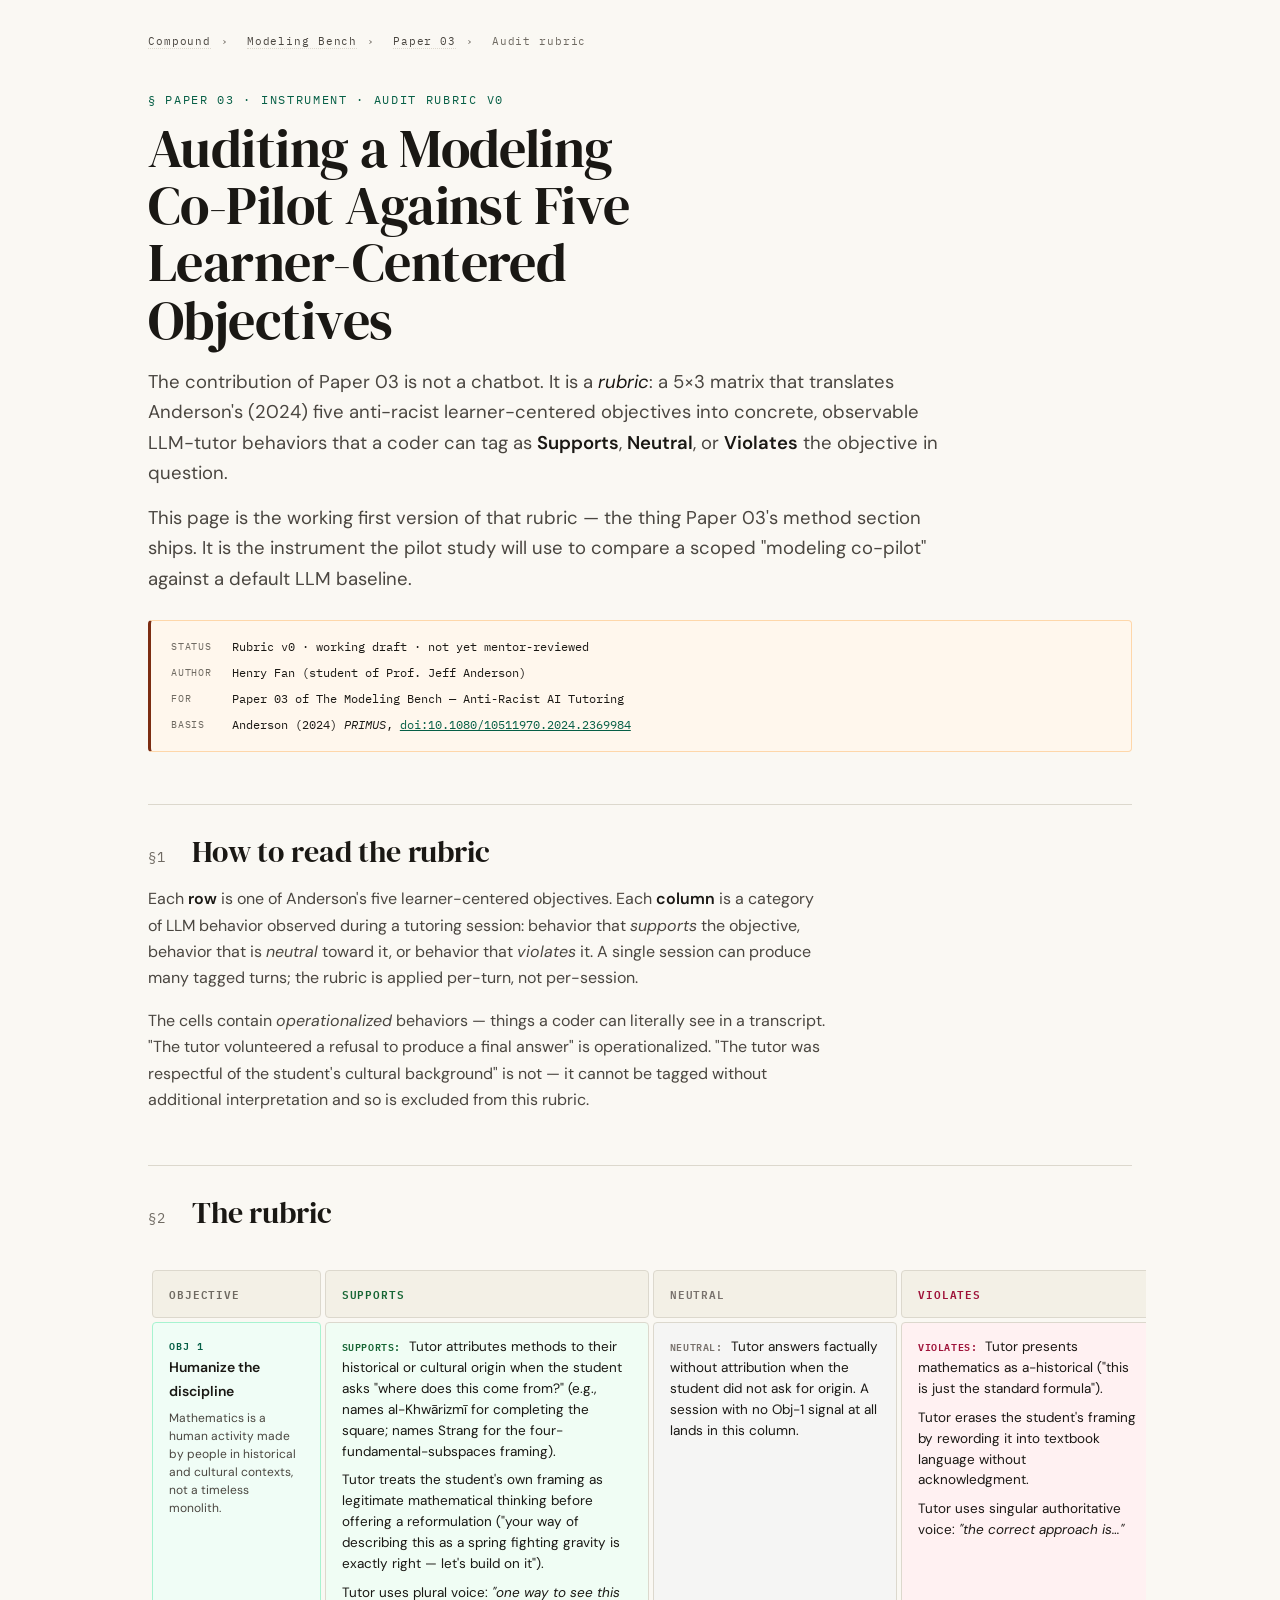
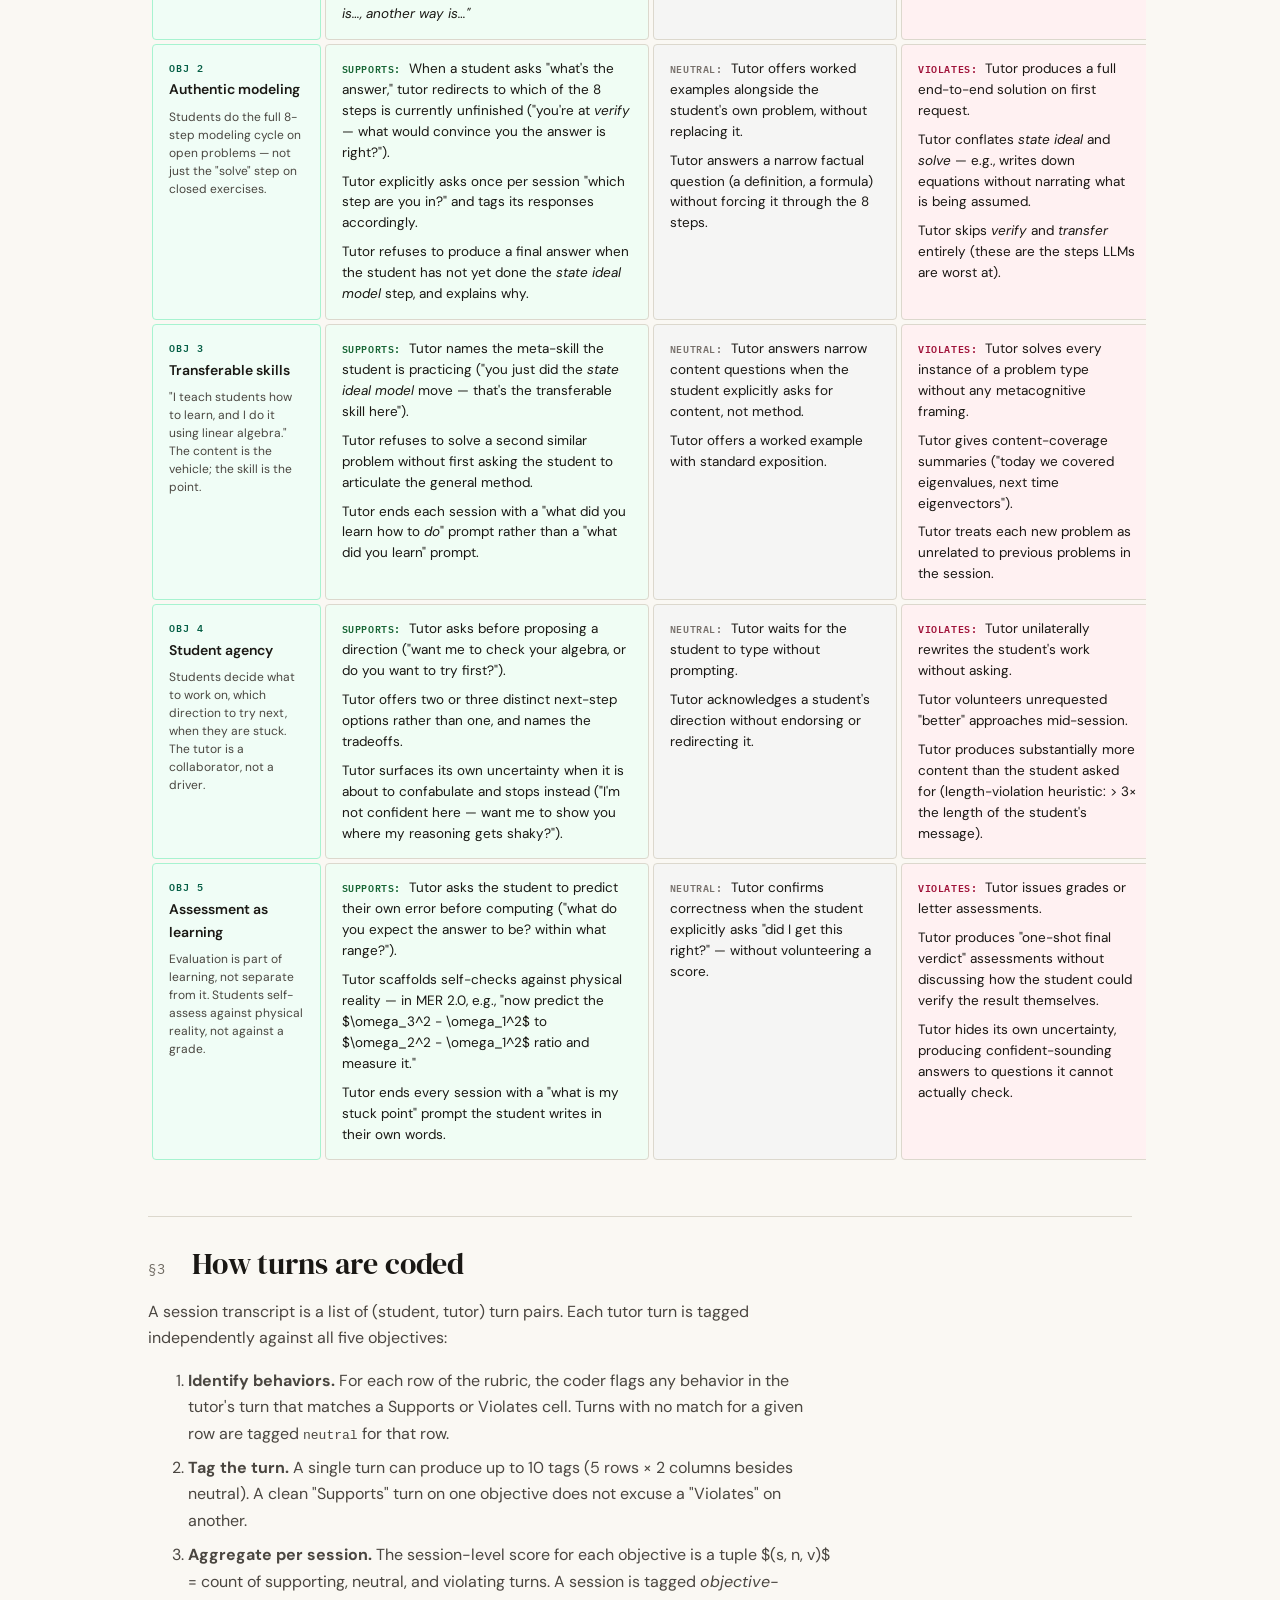
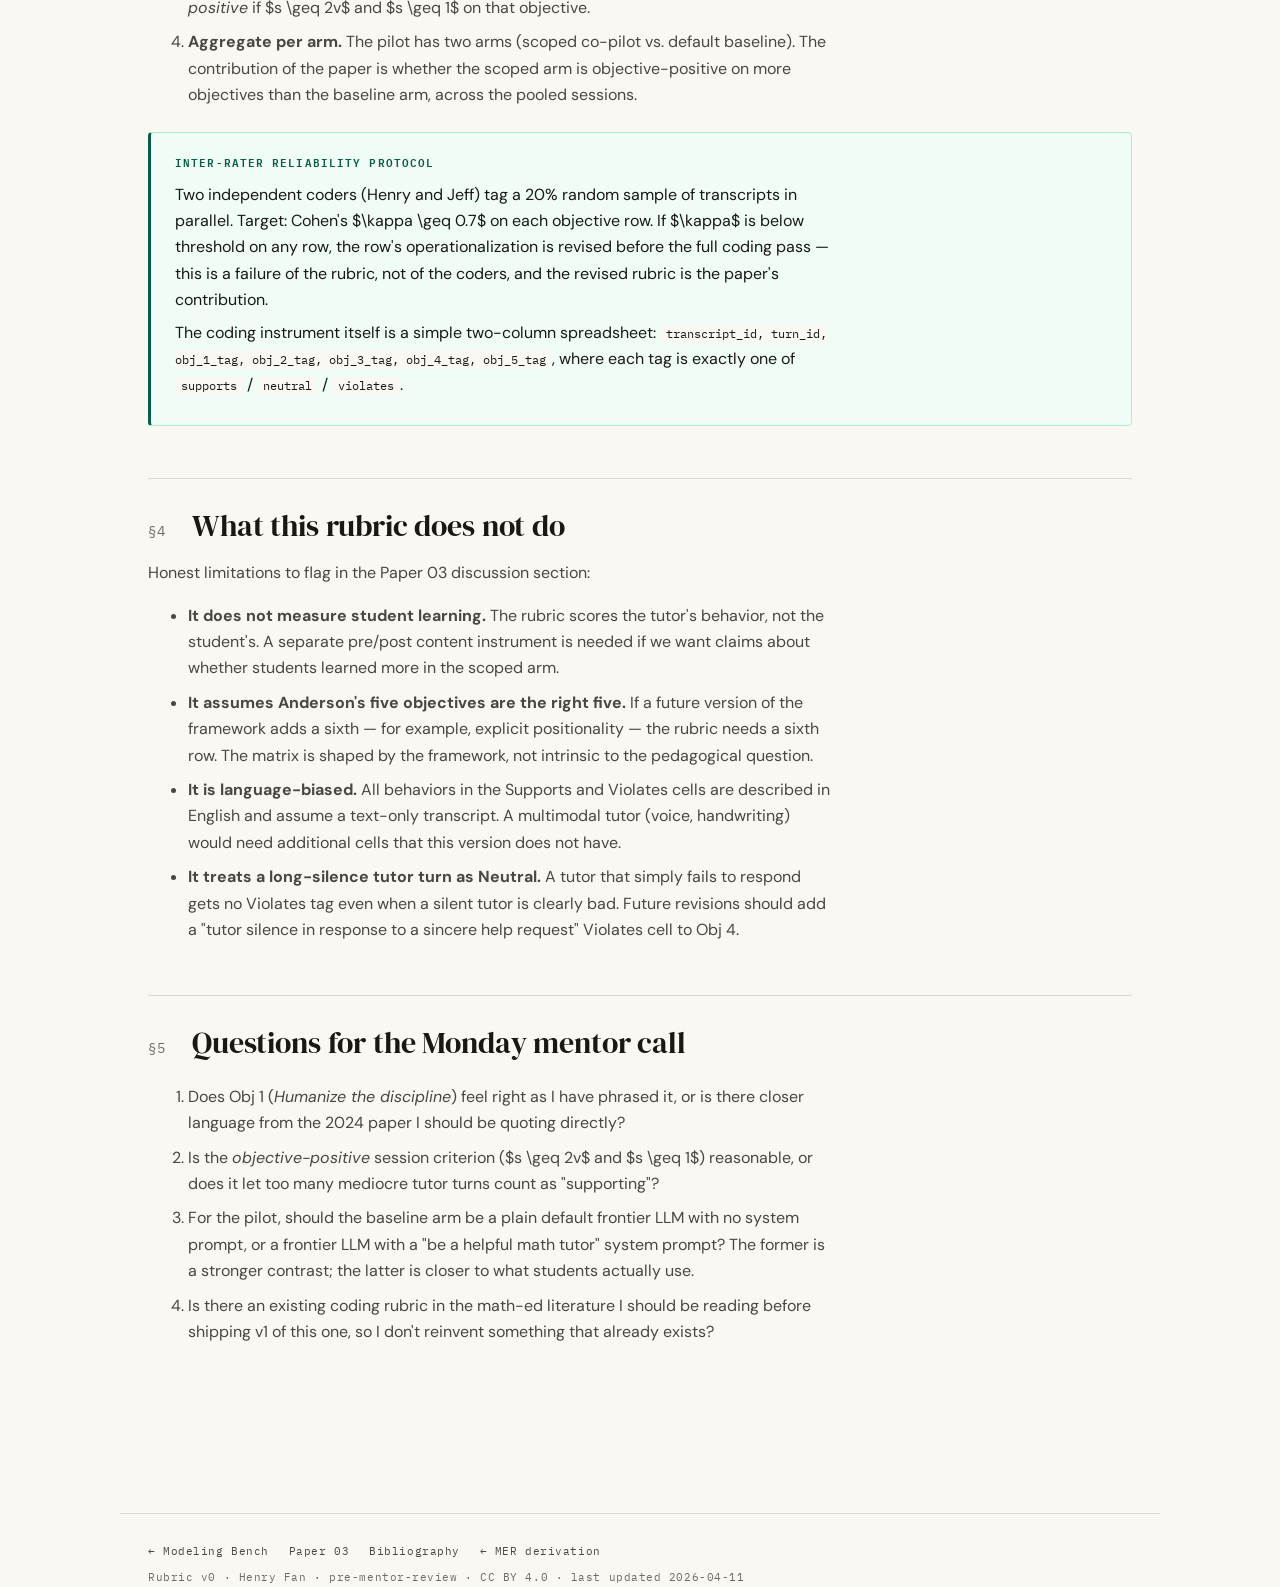
<file: research-lab/rubrics/ai-tutor-audit.html>
<!doctype html>
<html lang="en">
<head>
<meta charset="utf-8">
<meta name="viewport" content="width=device-width,initial-scale=1">
<title>AI Tutor Audit Rubric — Paper 03 · The Modeling Bench</title>
<meta name="description" content="A working 5×3 audit rubric operationalizing Jeff Anderson's five anti-racist learner-centered objectives into concrete LLM tutor behaviors that support, are neutral toward, or violate each objective. Center of contribution for Paper 03 of Henry Fan's research program.">
<meta name="author" content="Henry Fan">
<meta name="theme-color" content="#faf8f3" media="(prefers-color-scheme: light)">
<meta name="theme-color" content="#131110" media="(prefers-color-scheme: dark)">
<meta name="color-scheme" content="light dark">
<link rel="canonical" href="https://fansofhenry.github.io/research-lab/rubrics/ai-tutor-audit.html">
<meta property="og:type" content="article">
<meta property="og:site_name" content="The Modeling Bench">
<meta property="og:title" content="AI Tutor Audit Rubric — Paper 03">
<meta property="og:description" content="A 5×3 rubric translating Anderson's five anti-racist learner-centered objectives into auditable LLM tutor behaviors.">
<link rel="icon" href="data:image/svg+xml,<svg xmlns='http://www.w3.org/2000/svg' viewBox='0 0 100 100'><text y='.9em' font-size='90'>📏</text></svg>">
<script>
(function(){try{var s=localStorage.getItem('lab-theme');var d=window.matchMedia&&window.matchMedia('(prefers-color-scheme: dark)').matches;document.documentElement.setAttribute('data-theme',s||(d?'dark':'light'));}catch(_){document.documentElement.setAttribute('data-theme','light');}})();
</script>
<link rel="preconnect" href="https://fonts.googleapis.com">
<link rel="preconnect" href="https://fonts.gstatic.com" crossorigin>
<link href="https://fonts.googleapis.com/css2?family=DM+Serif+Display&family=DM+Sans:wght@400;500;600;700&family=IBM+Plex+Mono:wght@400;500&display=swap" rel="stylesheet">
<style>
  :root {
    --bg: #faf8f3; --bg-2: #f3f0e6; --surface: #ffffff; --border: #dcd8cd;
    --ink: #1a1814; --ink-2: #4a4640; --ink-3: #6f6a62;
    --p3: #065f46; --p3-bg: #f0fdf6; --p3-bd: #a7f3d0;
    --good: #166534; --good-bg: #f0fdf4; --good-bd: #bbf7d0;
    --mid:  #78716c; --mid-bg:  #f5f5f4; --mid-bd:  #d6d3d1;
    --bad:  #9f1239; --bad-bg:  #fff1f2; --bad-bd:  #fecdd3;
    --cross: #7c2d12; --cross-bg: #fff7ed; --cross-bd: #fed7aa;
    --serif: 'DM Serif Display', Georgia, serif;
    --sans: 'DM Sans', system-ui, sans-serif;
    --mono: 'IBM Plex Mono', ui-monospace, monospace;
  }
  [data-theme="dark"] {
    --bg: #131110; --bg-2: #1a1815; --surface: #1f1d1a; --border: #2e2b26;
    --ink: #e8e3da; --ink-2: #a8a39a; --ink-3: #948f85;
    --p3: #6ee7b7; --p3-bg: #091a11; --p3-bd: #14432a;
    --good: #86efac; --good-bg: #0b1d10; --good-bd: #14432a;
    --mid:  #a8a29e; --mid-bg:  #1c1a17; --mid-bd:  #3f3d3a;
    --bad:  #fda4af; --bad-bg:  #1a0a0d; --bad-bd:  #5a1722;
    --cross: #fdba74; --cross-bg: #1a0f07; --cross-bd: #5a2b0d;
  }
  *, *::before, *::after { box-sizing: border-box; }
  html { scroll-behavior: smooth; }
  html, body { margin: 0; padding: 0; }
  body {
    font-family: var(--sans); background: var(--bg); color: var(--ink);
    line-height: 1.65; -webkit-font-smoothing: antialiased;
  }
  .skip-link { position: absolute; left: -9999px; top: 0; background: var(--p3); color: var(--bg); padding: 10px 16px; border-radius: 0 0 8px 0; font-family: var(--mono); font-size: 12px; font-weight: 600; text-decoration: none; z-index: 999; }
  .skip-link:focus { left: 0; outline: 2px solid var(--ink); outline-offset: 2px; }
  a:focus-visible { outline: 2px solid var(--p3); outline-offset: 3px; border-radius: 3px; }
  @media (prefers-reduced-motion: reduce){*,*::before,*::after{animation-duration:.01ms!important;transition-duration:.01ms!important;scroll-behavior:auto!important}}

  .breadcrumb {
    max-width: 1040px; margin: 0 auto; padding: 32px 28px 0;
    font-family: var(--mono); font-size: 11px; letter-spacing: 0.08em;
    color: var(--ink-3);
  }
  .breadcrumb a { color: var(--ink-2); text-decoration: none; border-bottom: 1px dotted var(--border); }
  .breadcrumb a:hover { color: var(--p3); border-bottom-color: var(--p3); }
  .breadcrumb .sep { margin: 0 10px; }

  main { max-width: 1040px; margin: 0 auto; padding: 24px 28px 96px; }

  .eyebrow {
    font-family: var(--mono);
    font-size: 12px; letter-spacing: 0.14em; text-transform: uppercase;
    color: var(--p3); margin: 16px 0 10px;
  }
  h1 {
    font-family: var(--serif);
    font-weight: 400;
    font-size: clamp(34px, 5.8vw, 54px);
    line-height: 1.06; letter-spacing: -0.01em;
    margin: 0 0 18px;
    max-width: 18ch;
  }
  .lede {
    font-size: 18.5px; color: var(--ink-2);
    max-width: 62ch; margin: 0 0 14px;
  }
  .lede em { color: var(--ink); font-style: italic; }
  .lede strong { color: var(--ink); font-weight: 600; }

  .status-box {
    display: grid; grid-template-columns: auto 1fr; gap: 6px 20px;
    font-family: var(--mono); font-size: 12px;
    background: var(--cross-bg);
    border: 1px solid var(--cross-bd);
    border-left: 3px solid var(--cross);
    padding: 16px 20px;
    margin: 26px 0 40px;
    border-radius: 4px;
  }
  .status-box dt { color: var(--ink-3); letter-spacing: 0.08em; text-transform: uppercase; font-size: 10px; align-self: center; }
  .status-box dd { margin: 0; color: var(--ink); }

  h2 {
    font-family: var(--serif);
    font-weight: 400;
    font-size: 30px;
    letter-spacing: -0.005em;
    margin: 52px 0 10px;
    padding-top: 22px;
    border-top: 1px solid var(--border);
  }
  h2 .num {
    display: inline-block; width: 44px;
    color: var(--ink-3); font-family: var(--mono); font-size: 14px;
    letter-spacing: 0.04em;
  }
  h3 {
    font-family: var(--sans);
    font-weight: 600;
    font-size: 17px;
    margin: 28px 0 8px;
  }
  p { margin: 0 0 16px; color: var(--ink-2); max-width: 62ch; }
  p strong { color: var(--ink); font-weight: 600; }
  ul, ol { color: var(--ink-2); max-width: 62ch; }
  li { margin-bottom: 8px; }

  /* ============================================================
     THE RUBRIC — 5×3 matrix
     ============================================================ */
  .rubric-wrap {
    margin: 28px -14px;
    overflow-x: auto;
    -webkit-overflow-scrolling: touch;
  }
  table.rubric {
    width: 100%;
    min-width: 860px;
    border-collapse: separate;
    border-spacing: 4px;
    margin: 0 14px;
    font-size: 13.5px;
  }
  table.rubric th, table.rubric td {
    vertical-align: top;
    text-align: left;
    padding: 14px 16px;
    border-radius: 4px;
    border: 1px solid var(--border);
  }
  table.rubric thead th {
    background: var(--bg-2);
    font-family: var(--mono);
    font-size: 11px;
    letter-spacing: 0.08em;
    text-transform: uppercase;
    color: var(--ink-3);
    font-weight: 600;
  }
  table.rubric thead th.good-head { color: var(--good); }
  table.rubric thead th.mid-head  { color: var(--mid); }
  table.rubric thead th.bad-head  { color: var(--bad); }

  table.rubric tbody th {
    background: var(--p3-bg);
    border-color: var(--p3-bd);
    color: var(--ink);
    font-family: var(--sans);
    font-weight: 600;
    font-size: 14px;
    width: 17%;
  }
  tbody th .obj-num {
    display: block;
    font-family: var(--mono);
    font-size: 10px;
    letter-spacing: 0.1em;
    color: var(--p3);
    margin-bottom: 3px;
    font-weight: 600;
    text-transform: uppercase;
  }
  tbody th .obj-gloss {
    display: block;
    font-weight: 400;
    font-size: 12px;
    color: var(--ink-2);
    margin-top: 6px;
    line-height: 1.5;
  }

  td.cell-good { background: var(--good-bg); border-color: var(--good-bd); }
  td.cell-mid  { background: var(--mid-bg);  border-color: var(--mid-bd); }
  td.cell-bad  { background: var(--bad-bg);  border-color: var(--bad-bd); }

  td.cell-good strong { color: var(--good); }
  td.cell-mid strong  { color: var(--mid); }
  td.cell-bad strong  { color: var(--bad); }

  td p { color: var(--ink); margin: 0 0 8px; font-size: 13.5px; line-height: 1.55; max-width: none; }
  td p:last-child { margin-bottom: 0; }
  td .behavior-label {
    display: inline-block;
    font-family: var(--mono);
    font-size: 10px;
    letter-spacing: 0.06em;
    text-transform: uppercase;
    font-weight: 600;
    margin-right: 4px;
  }
  td.cell-good .behavior-label { color: var(--good); }
  td.cell-mid .behavior-label  { color: var(--mid); }
  td.cell-bad .behavior-label  { color: var(--bad); }

  .scroll-hint {
    font-family: var(--mono);
    font-size: 11px;
    color: var(--ink-3);
    text-align: center;
    margin-top: 8px;
  }
  @media (min-width: 960px) { .scroll-hint { display: none; } }

  .scoring {
    background: var(--p3-bg);
    border: 1px solid var(--p3-bd);
    border-left: 3px solid var(--p3);
    border-radius: 4px;
    padding: 20px 24px;
    margin: 24px 0;
  }
  .scoring h4 {
    font-family: var(--mono);
    font-size: 11px; letter-spacing: 0.1em; text-transform: uppercase;
    color: var(--p3); margin: 0 0 10px; font-weight: 600;
  }
  .scoring p { color: var(--ink); margin: 6px 0; }
  .scoring code { font-family: var(--mono); font-size: 12px; background: var(--bg); padding: 2px 6px; border-radius: 3px; color: var(--ink); }

  footer {
    max-width: 1040px; margin: 56px auto 0;
    padding: 28px 28px 0;
    border-top: 1px solid var(--border);
    font-family: var(--mono);
    font-size: 11px; letter-spacing: 0.05em;
    color: var(--ink-3);
  }
  footer a { color: var(--ink-2); text-decoration: none; }
  footer a:hover { color: var(--p3); }
  .footer-row { display: flex; flex-wrap: wrap; gap: 8px 20px; margin-bottom: 8px; }

  @media (max-width: 560px) {
    main, .breadcrumb, footer { padding-left: 18px; padding-right: 18px; }
    main { padding-top: 16px; padding-bottom: 60px; }
    h1 { font-size: clamp(28px, 9vw, 40px); }
    h2 .num { display: block; width: auto; margin-bottom: 4px; }
  }
</style>
</head>
<body>

<a class="skip-link" href="#main-content">Skip to main content</a>

<div class="breadcrumb">
  <a href="/">Compound</a><span class="sep">›</span>
  <a href="/research-lab/">Modeling Bench</a><span class="sep">›</span>
  <a href="/research-lab/#paper-03">Paper 03</a><span class="sep">›</span>
  Audit rubric
</div>

<main id="main-content">

  <div class="eyebrow">§ Paper 03 · Instrument · Audit rubric v0</div>
  <h1>Auditing a Modeling Co-Pilot Against Five Learner-Centered Objectives</h1>

  <p class="lede">
    The contribution of Paper 03 is not a chatbot. It is a <em>rubric</em>: a 5×3 matrix that translates Anderson's (2024) five anti-racist learner-centered objectives into concrete, observable LLM-tutor behaviors that a coder can tag as <strong>Supports</strong>, <strong>Neutral</strong>, or <strong>Violates</strong> the objective in question.
  </p>
  <p class="lede">
    This page is the working first version of that rubric — the thing Paper 03's method section ships. It is the instrument the pilot study will use to compare a scoped "modeling co-pilot" against a default LLM baseline.
  </p>

  <dl class="status-box">
    <dt>Status</dt><dd>Rubric v0 · working draft · not yet mentor-reviewed</dd>
    <dt>Author</dt><dd>Henry Fan (student of Prof. Jeff Anderson)</dd>
    <dt>For</dt><dd>Paper 03 of The Modeling Bench — Anti-Racist AI Tutoring</dd>
    <dt>Basis</dt><dd>Anderson (2024) <em>PRIMUS</em>, <a href="https://doi.org/10.1080/10511970.2024.2369984" style="color:var(--p3);">doi:10.1080/10511970.2024.2369984</a></dd>
  </dl>

  <!-- ==================================================
       §1 — HOW TO READ THE RUBRIC
       ================================================== -->
  <h2><span class="num">§1</span>How to read the rubric</h2>

  <p>Each <strong>row</strong> is one of Anderson's five learner-centered objectives. Each <strong>column</strong> is a category of LLM behavior observed during a tutoring session: behavior that <em>supports</em> the objective, behavior that is <em>neutral</em> toward it, or behavior that <em>violates</em> it. A single session can produce many tagged turns; the rubric is applied per-turn, not per-session.</p>

  <p>The cells contain <em>operationalized</em> behaviors — things a coder can literally see in a transcript. "The tutor volunteered a refusal to produce a final answer" is operationalized. "The tutor was respectful of the student's cultural background" is not — it cannot be tagged without additional interpretation and so is excluded from this rubric.</p>

  <!-- ==================================================
       §2 — THE RUBRIC
       ================================================== -->
  <h2><span class="num">§2</span>The rubric</h2>

  <div class="rubric-wrap" role="region" aria-label="Five by three audit rubric" tabindex="0">
  <table class="rubric">
    <thead>
      <tr>
        <th scope="col">Objective</th>
        <th scope="col" class="good-head">Supports</th>
        <th scope="col" class="mid-head">Neutral</th>
        <th scope="col" class="bad-head">Violates</th>
      </tr>
    </thead>
    <tbody>

      <!-- ROW 1 — HUMANIZE -->
      <tr>
        <th scope="row">
          <span class="obj-num">Obj 1</span>
          Humanize the discipline
          <span class="obj-gloss">Mathematics is a human activity made by people in historical and cultural contexts, not a timeless monolith.</span>
        </th>
        <td class="cell-good">
          <p><span class="behavior-label">Supports:</span> Tutor attributes methods to their historical or cultural origin when the student asks "where does this come from?" (e.g., names al-Khwārizmī for completing the square; names Strang for the four-fundamental-subspaces framing).</p>
          <p>Tutor treats the student's own framing as legitimate mathematical thinking before offering a reformulation ("your way of describing this as a spring fighting gravity is exactly right — let's build on it").</p>
          <p>Tutor uses plural voice: <em>"one way to see this is…, another way is…"</em></p>
        </td>
        <td class="cell-mid">
          <p><span class="behavior-label">Neutral:</span> Tutor answers factually without attribution when the student did not ask for origin. A session with no Obj-1 signal at all lands in this column.</p>
        </td>
        <td class="cell-bad">
          <p><span class="behavior-label">Violates:</span> Tutor presents mathematics as a-historical ("this is just the standard formula").</p>
          <p>Tutor erases the student's framing by rewording it into textbook language without acknowledgment.</p>
          <p>Tutor uses singular authoritative voice: <em>"the correct approach is…"</em></p>
        </td>
      </tr>

      <!-- ROW 2 — AUTHENTIC MODELING -->
      <tr>
        <th scope="row">
          <span class="obj-num">Obj 2</span>
          Authentic modeling
          <span class="obj-gloss">Students do the full 8-step modeling cycle on open problems — not just the "solve" step on closed exercises.</span>
        </th>
        <td class="cell-good">
          <p><span class="behavior-label">Supports:</span> When a student asks "what's the answer," tutor redirects to which of the 8 steps is currently unfinished ("you're at <em>verify</em> — what would convince you the answer is right?").</p>
          <p>Tutor explicitly asks once per session "which step are you in?" and tags its responses accordingly.</p>
          <p>Tutor refuses to produce a final answer when the student has not yet done the <em>state ideal model</em> step, and explains why.</p>
        </td>
        <td class="cell-mid">
          <p><span class="behavior-label">Neutral:</span> Tutor offers worked examples alongside the student's own problem, without replacing it.</p>
          <p>Tutor answers a narrow factual question (a definition, a formula) without forcing it through the 8 steps.</p>
        </td>
        <td class="cell-bad">
          <p><span class="behavior-label">Violates:</span> Tutor produces a full end-to-end solution on first request.</p>
          <p>Tutor conflates <em>state ideal</em> and <em>solve</em> — e.g., writes down equations without narrating what is being assumed.</p>
          <p>Tutor skips <em>verify</em> and <em>transfer</em> entirely (these are the steps LLMs are worst at).</p>
        </td>
      </tr>

      <!-- ROW 3 — TRANSFERABLE SKILLS -->
      <tr>
        <th scope="row">
          <span class="obj-num">Obj 3</span>
          Transferable skills
          <span class="obj-gloss">"I teach students how to learn, and I do it using linear algebra." The content is the vehicle; the skill is the point.</span>
        </th>
        <td class="cell-good">
          <p><span class="behavior-label">Supports:</span> Tutor names the meta-skill the student is practicing ("you just did the <em>state ideal model</em> move — that's the transferable skill here").</p>
          <p>Tutor refuses to solve a second similar problem without first asking the student to articulate the general method.</p>
          <p>Tutor ends each session with a "what did you learn how to <em>do</em>" prompt rather than a "what did you learn" prompt.</p>
        </td>
        <td class="cell-mid">
          <p><span class="behavior-label">Neutral:</span> Tutor answers narrow content questions when the student explicitly asks for content, not method.</p>
          <p>Tutor offers a worked example with standard exposition.</p>
        </td>
        <td class="cell-bad">
          <p><span class="behavior-label">Violates:</span> Tutor solves every instance of a problem type without any metacognitive framing.</p>
          <p>Tutor gives content-coverage summaries ("today we covered eigenvalues, next time eigenvectors").</p>
          <p>Tutor treats each new problem as unrelated to previous problems in the session.</p>
        </td>
      </tr>

      <!-- ROW 4 — STUDENT AGENCY -->
      <tr>
        <th scope="row">
          <span class="obj-num">Obj 4</span>
          Student agency
          <span class="obj-gloss">Students decide what to work on, which direction to try next, when they are stuck. The tutor is a collaborator, not a driver.</span>
        </th>
        <td class="cell-good">
          <p><span class="behavior-label">Supports:</span> Tutor asks before proposing a direction ("want me to check your algebra, or do you want to try first?").</p>
          <p>Tutor offers two or three distinct next-step options rather than one, and names the tradeoffs.</p>
          <p>Tutor surfaces its own uncertainty when it is about to confabulate and stops instead ("I'm not confident here — want me to show you where my reasoning gets shaky?").</p>
        </td>
        <td class="cell-mid">
          <p><span class="behavior-label">Neutral:</span> Tutor waits for the student to type without prompting.</p>
          <p>Tutor acknowledges a student's direction without endorsing or redirecting it.</p>
        </td>
        <td class="cell-bad">
          <p><span class="behavior-label">Violates:</span> Tutor unilaterally rewrites the student's work without asking.</p>
          <p>Tutor volunteers unrequested "better" approaches mid-session.</p>
          <p>Tutor produces substantially more content than the student asked for (length-violation heuristic: &gt; 3× the length of the student's message).</p>
        </td>
      </tr>

      <!-- ROW 5 — ASSESSMENT AS LEARNING -->
      <tr>
        <th scope="row">
          <span class="obj-num">Obj 5</span>
          Assessment as learning
          <span class="obj-gloss">Evaluation is part of learning, not separate from it. Students self-assess against physical reality, not against a grade.</span>
        </th>
        <td class="cell-good">
          <p><span class="behavior-label">Supports:</span> Tutor asks the student to predict their own error before computing ("what do you expect the answer to be? within what range?").</p>
          <p>Tutor scaffolds self-checks against physical reality — in MER 2.0, e.g., "now predict the $\omega_3^2 - \omega_1^2$ to $\omega_2^2 - \omega_1^2$ ratio and measure it."</p>
          <p>Tutor ends every session with a "what is my stuck point" prompt the student writes in their own words.</p>
        </td>
        <td class="cell-mid">
          <p><span class="behavior-label">Neutral:</span> Tutor confirms correctness when the student explicitly asks "did I get this right?" — without volunteering a score.</p>
        </td>
        <td class="cell-bad">
          <p><span class="behavior-label">Violates:</span> Tutor issues grades or letter assessments.</p>
          <p>Tutor produces "one-shot final verdict" assessments without discussing how the student could verify the result themselves.</p>
          <p>Tutor hides its own uncertainty, producing confident-sounding answers to questions it cannot actually check.</p>
        </td>
      </tr>

    </tbody>
  </table>
  </div>
  <p class="scroll-hint">← swipe to see the full 5×3 rubric →</p>

  <!-- ==================================================
       §3 — HOW CODING WORKS
       ================================================== -->
  <h2><span class="num">§3</span>How turns are coded</h2>

  <p>A session transcript is a list of (student, tutor) turn pairs. Each tutor turn is tagged independently against all five objectives:</p>

  <ol>
    <li><strong>Identify behaviors.</strong> For each row of the rubric, the coder flags any behavior in the tutor's turn that matches a Supports or Violates cell. Turns with no match for a given row are tagged <code>neutral</code> for that row.</li>
    <li><strong>Tag the turn.</strong> A single turn can produce up to 10 tags (5 rows × 2 columns besides neutral). A clean "Supports" turn on one objective does not excuse a "Violates" on another.</li>
    <li><strong>Aggregate per session.</strong> The session-level score for each objective is a tuple $(s, n, v)$ = count of supporting, neutral, and violating turns. A session is tagged <em>objective-positive</em> if $s \geq 2v$ and $s \geq 1$ on that objective.</li>
    <li><strong>Aggregate per arm.</strong> The pilot has two arms (scoped co-pilot vs. default baseline). The contribution of the paper is whether the scoped arm is objective-positive on more objectives than the baseline arm, across the pooled sessions.</li>
  </ol>

  <div class="scoring">
    <h4>Inter-rater reliability protocol</h4>
    <p>Two independent coders (Henry and Jeff) tag a 20% random sample of transcripts in parallel. Target: Cohen's $\kappa \geq 0.7$ on each objective row. If $\kappa$ is below threshold on any row, the row's operationalization is revised before the full coding pass — this is a failure of the rubric, not of the coders, and the revised rubric is the paper's contribution.</p>
    <p>The coding instrument itself is a simple two-column spreadsheet: <code>transcript_id, turn_id, obj_1_tag, obj_2_tag, obj_3_tag, obj_4_tag, obj_5_tag</code>, where each tag is exactly one of <code>supports</code> / <code>neutral</code> / <code>violates</code>.</p>
  </div>

  <!-- ==================================================
       §4 — WHAT THIS RUBRIC DOES NOT DO
       ================================================== -->
  <h2><span class="num">§4</span>What this rubric does not do</h2>

  <p>Honest limitations to flag in the Paper 03 discussion section:</p>

  <ul>
    <li><strong>It does not measure student learning.</strong> The rubric scores the tutor's behavior, not the student's. A separate pre/post content instrument is needed if we want claims about whether students learned more in the scoped arm.</li>
    <li><strong>It assumes Anderson's five objectives are the right five.</strong> If a future version of the framework adds a sixth — for example, explicit positionality — the rubric needs a sixth row. The matrix is shaped by the framework, not intrinsic to the pedagogical question.</li>
    <li><strong>It is language-biased.</strong> All behaviors in the Supports and Violates cells are described in English and assume a text-only transcript. A multimodal tutor (voice, handwriting) would need additional cells that this version does not have.</li>
    <li><strong>It treats a long-silence tutor turn as Neutral.</strong> A tutor that simply fails to respond gets no Violates tag even when a silent tutor is clearly bad. Future revisions should add a "tutor silence in response to a sincere help request" Violates cell to Obj 4.</li>
  </ul>

  <!-- ==================================================
       §5 — MENTOR REVIEW QUESTIONS
       ================================================== -->
  <h2><span class="num">§5</span>Questions for the Monday mentor call</h2>

  <ol>
    <li>Does Obj 1 (<em>Humanize the discipline</em>) feel right as I have phrased it, or is there closer language from the 2024 paper I should be quoting directly?</li>
    <li>Is the <em>objective-positive</em> session criterion ($s \geq 2v$ and $s \geq 1$) reasonable, or does it let too many mediocre tutor turns count as "supporting"?</li>
    <li>For the pilot, should the baseline arm be a plain default frontier LLM with no system prompt, or a frontier LLM with a "be a helpful math tutor" system prompt? The former is a stronger contrast; the latter is closer to what students actually use.</li>
    <li>Is there an existing coding rubric in the math-ed literature I should be reading before shipping v1 of this one, so I don't reinvent something that already exists?</li>
  </ol>

</main>

<footer>
  <div class="footer-row">
    <a href="/research-lab/">← Modeling Bench</a>
    <a href="/research-lab/#paper-03">Paper 03</a>
    <a href="/research-lab/bibliography.html">Bibliography</a>
    <a href="/research-lab/derivations/mer-2-0.html">← MER derivation</a>
  </div>
  <div>Rubric v0 · Henry Fan · pre-mentor-review · CC BY 4.0 · last updated 2026-04-11</div>
</footer>

</body>
</html>
</file>
<file: research-lab/styles.css>
/* Henry Fan Research Lab — styles.css
   Architecture: CSS custom properties, two-column sidebar layout,
   per-paper color identity, dark mode, mobile drawer.
*/

/* ============================================================
   1. DESIGN TOKENS — LIGHT MODE
   ============================================================ */
:root {
  /* Background layers */
  --bg:      #faf8f3;
  --bg-2:    #f3f0e6;
  --surface: #ffffff;
  --border:  #dcd8cd;

  /* Ink — three-tier hierarchy on light surfaces.
     --ink-3 must stay ≥ 4.5:1 against --bg (#faf8f3); #6f6a62 ≈ 5.3:1. */
  --ink:   #1a1814;
  --ink-2: #4a4640;
  --ink-3: #6f6a62;

  /* Paper 01 — Crimson */
  --p1:    #9b1c1c;
  --p1-bg: #fff7f7;
  --p1-bd: #fbd5d5;
  --p1-dim:#fca5a5;

  /* Paper 02 — Navy */
  --p2:    #1e3a8a;
  --p2-bg: #f0f5ff;
  --p2-bd: #c7d7fd;
  --p2-dim:#93b4fb;

  /* Paper 03 — Forest */
  --p3:    #065f46;
  --p3-bg: #f0fdf6;
  --p3-bd: #a7f3d0;
  --p3-dim:#6ee7b7;

  /* Sidebar */
  --sb-bg:  #131110;
  --sb-fg:  #ccc7bc;
  /* --sb-dim is the tertiary-text color on dark surfaces. It must
     stay above WCAG AA (4.5:1) against --sb-bg; #8a857c measures ~5.1:1. */
  --sb-dim: #8a857c;

  /* Typography */
  --serif: 'DM Serif Display', Georgia, serif;
  --sans:  'DM Sans', system-ui, sans-serif;
  --mono:  'IBM Plex Mono', ui-monospace, monospace;

  /* Sizing */
  --sb-w: 224px;
  --radius: 4px;
}

/* ============================================================
   2. DARK MODE OVERRIDES
   ============================================================ */
[data-theme="dark"] {
  --bg:      #131110;
  --bg-2:    #1a1815;
  --surface: #1f1d1a;
  --border:  #2e2b26;

  --ink:   #e8e3da;
  --ink-2: #a8a39a;
  /* --ink-3 on dark surfaces must also clear 4.5:1; #948f85 ≈ 5.7:1 on --bg-2. */
  --ink-3: #948f85;

  --p1-bg: #1f0f0f;
  --p1-bd: #5c2020;
  --p2-bg: #0d1525;
  --p2-bd: #1e3366;
  --p3-bg: #091a11;
  --p3-bd: #14432a;

  /* Accent-as-text remap. The crisp brand tones (#9b1c1c / #1e3a8a / #065f46)
     are designed for white; paired with the dark accent backgrounds above they
     drop below 3:1 and become unreadable. Swap them to the -dim variants in
     dark mode so callout strong, venue tags, and "hours" labels stay legible. */
  --p1: #fca5a5;
  --p2: #93b4fb;
  --p3: #6ee7b7;

  /* sidebar stays dark in both modes */
}

/* ============================================================
   3. RESET & BASE
   ============================================================ */
*, *::before, *::after { box-sizing: border-box; }
html { scroll-behavior: smooth; }
html, body { margin: 0; padding: 0; height: 100%; }

/* Users who request reduced motion get zero non-essential animation.
   Keeping the value above 0 avoids an old Safari bug where 0s could
   fall through to a later !important rule. */
@media (prefers-reduced-motion: reduce) {
  *, *::before, *::after {
    animation-duration: 0.01ms !important;
    animation-iteration-count: 1 !important;
    transition-duration: 0.01ms !important;
    scroll-behavior: auto !important;
  }
}

/* ------ Skip link ------
   Visible only when focused by a keyboard user. Lets screen-reader
   and Tab users jump past the sidebar nav to the main content. */
.skip-link {
  position: absolute;
  left: 8px;
  top: -44px;
  z-index: 300;
  background: var(--ink);
  color: var(--bg);
  padding: 10px 14px;
  border-radius: var(--radius);
  font-family: var(--sans);
  font-size: 13px;
  font-weight: 600;
  text-decoration: none;
  border-bottom: none;
  transition: top 0.2s;
}
.skip-link:focus {
  top: 8px;
  outline: 2px solid var(--p2);
  outline-offset: 2px;
}

/* ------ Focus-visible ------
   Keyboard-only focus ring. Click interactions stay untouched. */
:focus-visible {
  outline: 2px solid var(--p2);
  outline-offset: 2px;
  border-radius: 2px;
}
.sb-link:focus-visible,
.sb-back:focus-visible,
.topbar-back:focus-visible,
.theme-btn:focus-visible {
  outline-color: #f0ece4;
  outline-offset: 1px;
}
/* Remove the faded outline on :focus (non-keyboard) for pointer users. */
:focus:not(:focus-visible) { outline: none; }

body {
  font-family: var(--sans);
  color: var(--ink);
  background: var(--bg);
  line-height: 1.6;
  font-size: 16px;
  font-weight: 400;
  -webkit-font-smoothing: antialiased;
  -moz-osx-font-smoothing: grayscale;
}

a { color: var(--p2); text-decoration: none; border-bottom: 1px solid rgba(30,58,138,0.3); transition: border-color 0.15s; }
a:hover { border-bottom-color: var(--p2); }

[data-theme="dark"] a { color: var(--p2-dim); border-bottom-color: rgba(147,180,251,0.3); }
[data-theme="dark"] a:hover { border-bottom-color: var(--p2-dim); }

h1, h2, h3, h4 { font-family: var(--serif); font-weight: 400; line-height: 1.2; margin: 0 0 0.5em; }
h4 { font-family: var(--sans); font-weight: 600; font-size: 13px; text-transform: uppercase; letter-spacing: 0.07em; color: var(--ink-2); margin: 24px 0 8px; }

code, pre, kbd { font-family: var(--mono); font-size: 0.88em; }
pre {
  background: var(--bg-2);
  border: 1px solid var(--border);
  border-left: 3px solid var(--p1);
  padding: 14px 18px;
  overflow-x: auto;
  line-height: 1.5;
  border-radius: var(--radius);
  color: var(--ink);
}
code { background: var(--bg-2); padding: 1px 5px; border-radius: 2px; }
pre code { background: none; padding: 0; }

p { margin: 0 0 1em; }
ul, ol { margin: 0 0 1em; padding-left: 22px; }
li { margin-bottom: 4px; }
strong { font-weight: 600; }
em { font-style: italic; }

table { width: 100%; border-collapse: collapse; margin: 16px 0; font-size: 13px; }
th, td { text-align: left; padding: 9px 12px; border-bottom: 1px solid var(--border); vertical-align: top; }
th { background: var(--bg-2); font-family: var(--sans); font-weight: 600; font-size: 11px; text-transform: uppercase; letter-spacing: 0.07em; color: var(--ink-2); }

/* ============================================================
   4. TWO-COLUMN LAYOUT
   ============================================================ */
.layout {
  display: grid;
  grid-template-columns: var(--sb-w) 1fr;
  grid-template-rows: auto 1fr;
  min-height: 100vh;
}

/* topbar: only rendered on mobile */
.topbar {
  display: none;
  align-items: center;
  justify-content: space-between;
  background: var(--sb-bg);
  color: var(--sb-fg);
  padding: 12px 18px;
  font-family: var(--sans);
  font-size: 15px;
  font-weight: 600;
  position: sticky;
  top: 0;
  z-index: 200;
  grid-column: 1 / -1;
}
.topbar button {
  background: none;
  border: 1px solid var(--sb-dim);
  color: var(--sb-fg);
  font-size: 18px;
  padding: 2px 10px;
  cursor: pointer;
  border-radius: 3px;
}

/* sidebar */
.sidebar {
  grid-column: 1;
  grid-row: 1 / -1;
  background: var(--sb-bg);
  color: var(--sb-fg);
  position: sticky;
  top: 0;
  height: 100vh;
  overflow-y: auto;
  display: flex;
  flex-direction: column;
  z-index: 100;
  /* custom scrollbar */
  scrollbar-width: thin;
  scrollbar-color: var(--sb-dim) transparent;
}
.sidebar::-webkit-scrollbar { width: 4px; }
.sidebar::-webkit-scrollbar-thumb { background: var(--sb-dim); border-radius: 2px; }

/* main pane */
.main {
  grid-column: 2;
  grid-row: 1 / -1;
  min-width: 0;
  display: flex;
  flex-direction: column;
}

.mobile-overlay {
  display: none;
  position: fixed;
  inset: 0;
  background: rgba(0,0,0,0.5);
  z-index: 99;
  opacity: 0;
  transition: opacity 0.25s;
}
.mobile-overlay.show { opacity: 1; }

/* ============================================================
   5. SIDEBAR INTERNALS
   ============================================================ */
.sb-head {
  padding: 18px 16px 12px;
  border-bottom: 1px solid rgba(255,255,255,0.07);
}
.sb-back {
  display: block;
  font-size: 11px;
  color: var(--sb-fg);
  letter-spacing: 0.04em;
  border-bottom: none;
  margin-bottom: 14px;
  transition: color 0.15s;
  opacity: 0.75;
}
.sb-back:hover { opacity: 1; }
.topbar-back {
  font-family: var(--sans);
  font-size: 12px;
  color: var(--sb-fg);
  border-bottom: none;
  opacity: 0.8;
  white-space: nowrap;
}
.topbar-back:hover { opacity: 1; }

.sb-brand {
  display: flex;
  align-items: center;
  gap: 10px;
}
.sb-icon { font-size: 22px; line-height: 1; }
.sb-name {
  font-family: var(--serif);
  font-size: 16px;
  color: #f0ece4;
  line-height: 1.15;
}
.sb-ver {
  font-family: var(--mono);
  font-size: 10px;
  color: var(--sb-dim);
  margin-top: 1px;
}

.sb-stats {
  display: flex;
  justify-content: space-between;
  padding: 12px 16px;
  border-bottom: 1px solid rgba(255,255,255,0.07);
}
.sb-stat {
  text-align: center;
  font-family: var(--sans);
}
.sb-stat strong {
  display: block;
  font-size: 14px;
  color: #f0ece4;
  font-weight: 700;
}
.sb-stat span {
  font-size: 10px;
  color: var(--sb-dim);
  text-transform: uppercase;
  letter-spacing: 0.05em;
}

.sb-nav { flex: 1; padding: 8px 0; overflow-y: auto; }

.sb-group { margin-bottom: 4px; }
.sb-group-label {
  font-family: var(--sans);
  font-size: 10px;
  font-weight: 700;
  text-transform: uppercase;
  letter-spacing: 0.1em;
  color: var(--sb-dim);
  padding: 8px 16px 4px;
}

.sb-link {
  display: flex;
  align-items: center;
  gap: 8px;
  padding: 5px 16px;
  font-size: 13px;
  color: var(--sb-fg);
  border-bottom: none;
  text-decoration: none;
  transition: background 0.12s, color 0.12s;
  border-radius: 0;
  white-space: nowrap;
  overflow: hidden;
  text-overflow: ellipsis;
}
.sb-link:hover { background: rgba(255,255,255,0.07); color: #fff; }
.sb-link.active { background: rgba(255,255,255,0.1); color: #fff; }

/* per-paper accent on sb-link */
.sb-link.p1 .sb-dot { background: var(--p1-dim); }
.sb-link.p2 .sb-dot { background: var(--p2-dim); }
.sb-link.p3 .sb-dot { background: var(--p3-dim); }
.sb-link.p1.active { color: var(--p1-dim); }
.sb-link.p2.active { color: var(--p2-dim); }
.sb-link.p3.active { color: var(--p3-dim); }

.sb-dot {
  width: 6px;
  height: 6px;
  border-radius: 50%;
  background: var(--sb-dim);
  flex-shrink: 0;
}

.sb-foot {
  padding: 12px 16px;
  border-top: 1px solid rgba(255,255,255,0.07);
}
.theme-btn {
  width: 100%;
  background: rgba(255,255,255,0.07);
  border: 1px solid rgba(255,255,255,0.1);
  color: var(--sb-fg);
  font-family: var(--mono);
  font-size: 12px;
  padding: 7px 12px;
  cursor: pointer;
  border-radius: 3px;
  transition: background 0.15s;
}
.theme-btn:hover { background: rgba(255,255,255,0.14); }

/* ============================================================
   6. MASTHEAD
   ============================================================ */
.mast {
  background: #131110;
  color: #e8e3da;
  padding: 48px 0 36px;
}
.mast .content { max-width: 860px; margin: 0 auto; padding: 0 40px; }

.mast-eyebrow {
  font-family: var(--mono);
  font-size: 11px;
  letter-spacing: 0.14em;
  text-transform: uppercase;
  color: var(--sb-dim);
  margin-bottom: 12px;
}
.mast h1 {
  font-family: var(--serif);
  font-size: 48px;
  font-weight: 400;
  color: #f0ece4;
  letter-spacing: -0.02em;
  margin: 0 0 12px;
}
.mast-sub {
  font-size: 18px;
  color: #a8a39a;
  line-height: 1.55;
  max-width: 620px;
  margin: 0 0 20px;
  font-style: italic;
}
/* Masthead metadata — semantic <dl> rendered as an inline key/value row. */
.mast-meta {
  display: flex;
  flex-wrap: wrap;
  gap: 6px 22px;
  font-family: var(--mono);
  font-size: 12px;
  color: var(--sb-dim);
  margin: 0 0 28px;
}
.mast-meta > div { display: inline-flex; gap: 6px; }
.mast-meta dt {
  color: var(--sb-dim);
  font-weight: 400;
}
.mast-meta dt::after { content: ':'; margin-right: 2px; }
.mast-meta dd {
  margin: 0;
  color: #ccc7bc;
  font-weight: 600;
}

/* paper pills row */
.paper-pills {
  display: flex;
  flex-wrap: wrap;
  gap: 10px;
}
.ppill {
  display: inline-flex;
  align-items: center;
  gap: 8px;
  padding: 7px 14px;
  border-radius: 3px;
  font-family: var(--sans);
  font-size: 13px;
  text-decoration: none;
  border-bottom: none;
  transition: transform 0.12s, box-shadow 0.12s;
}
.ppill:hover { transform: translateY(-1px); box-shadow: 0 4px 12px rgba(0,0,0,0.3); }

.ppill.p1 { background: #3a0808; border: 1px solid #6b1414; color: var(--p1-dim); }
.ppill.p2 { background: #0a1530; border: 1px solid #1e3a6e; color: var(--p2-dim); }
.ppill.p3 { background: #031a0d; border: 1px solid #0e3320; color: var(--p3-dim); }

.ppill-num {
  font-family: var(--mono);
  font-size: 11px;
  opacity: 0.7;
}
.ppill-name { font-weight: 600; }
.ppill-stage {
  font-size: 11px;
  opacity: 0.6;
  border-left: 1px solid rgba(255,255,255,0.15);
  padding-left: 8px;
}

/* ============================================================
   6b. PROGRAM ARC + 8-STEP MODELING SURFACE
   A live progress bar computed on page load, plus a legend that
   makes Anderson's 8-step modeling vocabulary first-class on the
   page (referenced everywhere downstream: log entries, mentor
   emails, draft section headings).
   ============================================================ */
.arc-section {
  background: var(--bg-2);
  border-bottom: 1px solid var(--border);
  padding: 26px 0 22px;
}
.arc-row {
  display: grid;
  grid-template-columns: 170px 1fr;
  gap: 22px;
  align-items: center;
}
.arc-label-col { padding-right: 8px; border-right: 1px solid var(--border); }
.arc-eyebrow {
  font-family: var(--mono);
  font-size: 10px;
  letter-spacing: 0.14em;
  text-transform: uppercase;
  color: var(--ink-3);
}
.arc-week {
  font-family: var(--serif);
  font-size: 22px;
  color: var(--ink);
  line-height: 1.1;
  margin-top: 4px;
}
.arc-pct {
  font-family: var(--mono);
  font-size: 11px;
  color: var(--ink-2);
  margin-top: 3px;
}

.arc-track-col { min-width: 0; }
.arc-track {
  position: relative;
  height: 14px;
  background: var(--surface);
  border: 1px solid var(--border);
  border-radius: 999px;
  overflow: visible;
}
.arc-fill {
  position: absolute;
  left: 0;
  top: 0;
  bottom: 0;
  width: 2%;
  background: linear-gradient(90deg, var(--p1), var(--p2) 50%, var(--p3));
  border-radius: 999px 0 0 999px;
  transition: width 0.6s ease-out;
}
.arc-cursor {
  position: absolute;
  top: -4px;
  bottom: -4px;
  left: 2%;
  width: 2px;
  background: var(--ink);
  box-shadow: 0 0 0 3px var(--surface);
  transform: translateX(-1px);
  transition: left 0.6s ease-out;
}
[data-theme="dark"] .arc-cursor {
  background: #f0ece4;
}
.arc-ms {
  position: absolute;
  top: 22px;
  font-family: var(--mono);
  font-size: 10px;
  color: var(--ink-3);
  white-space: nowrap;
  transform: translateX(-50%);
}
.arc-ms i {
  display: block;
  width: 1px;
  height: 6px;
  margin: 0 auto 3px;
  background: var(--ink-3);
  opacity: 0.6;
}
.arc-ms-12 { left: 23.08%; } /* 12 / 52 */
.arc-ms-26 { left: 50%; }    /* 26 / 52 */
.arc-ms-52 { left: 100%; transform: translateX(-100%); text-align: right; }
.arc-ms-52 i { margin-right: 0; }

.arc-dates {
  margin-top: 38px;
  font-family: var(--mono);
  font-size: 11px;
  color: var(--ink-3);
  display: flex;
  gap: 8px;
  justify-content: space-between;
}
.arc-dates time { color: var(--ink-2); }

/* ---- Today strip ----
   Three cells between the arc row and the 8-step legend: today's
   weekday, the active-or-next §03 Workflow ritual, and the next
   mentor-call countdown. Populated live by JS. Subtle green accent
   when a ritual is active ("has-active") or the mentor call is in
   progress ("mentor-live") so the dashboard can tell Henry that
   now is the time without yelling. */
.today-strip {
  margin-top: 22px;
  display: grid;
  grid-template-columns: 1fr 1.4fr 1fr;
  gap: 14px;
  padding: 14px 18px;
  background: var(--surface);
  border: 1px solid var(--border);
  border-radius: var(--radius);
}
.today-cell {
  display: flex;
  flex-direction: column;
  gap: 3px;
  min-width: 0;
}
.today-ritual-cell {
  padding-left: 16px;
  border-left: 1px solid var(--border);
}
.today-mentor-cell {
  padding-left: 16px;
  border-left: 1px solid var(--border);
}
.today-eyebrow {
  font-family: var(--mono);
  font-size: 10px;
  letter-spacing: 0.14em;
  text-transform: uppercase;
  color: var(--ink-3);
}
.today-day {
  font-family: var(--serif);
  font-size: 20px;
  font-weight: 400;
  color: var(--ink);
  line-height: 1.1;
}
.today-ritual-name {
  font-family: var(--sans);
  font-size: 16px;
  font-weight: 600;
  color: var(--ink);
  line-height: 1.2;
  white-space: nowrap;
  overflow: hidden;
  text-overflow: ellipsis;
}
.today-sub {
  font-family: var(--sans);
  font-size: 12px;
  color: var(--ink-2);
  line-height: 1.35;
}
.today-strip.has-active .today-ritual-cell {
  border-left-color: #2e7d52;
}
.today-strip.has-active .today-ritual-cell .today-eyebrow {
  color: #2e7d52;
}
[data-theme="dark"] .today-strip.has-active .today-ritual-cell {
  border-left-color: #6fb587;
}
[data-theme="dark"] .today-strip.has-active .today-ritual-cell .today-eyebrow {
  color: #6fb587;
}
.today-strip.mentor-live .today-mentor-cell {
  border-left-color: #b7791f;
}
.today-strip.mentor-live .today-mentor-cell .today-eyebrow {
  color: #b7791f;
}
[data-theme="dark"] .today-strip.mentor-live .today-mentor-cell {
  border-left-color: #d9a85d;
}
[data-theme="dark"] .today-strip.mentor-live .today-mentor-cell .today-eyebrow {
  color: #d9a85d;
}
@media (max-width: 720px) {
  .today-strip {
    grid-template-columns: 1fr;
    gap: 12px;
  }
  .today-ritual-cell,
  .today-mentor-cell {
    padding-left: 0;
    padding-top: 12px;
    border-left: none;
    border-top: 1px solid var(--border);
  }
  .today-strip.has-active .today-ritual-cell {
    border-top-color: #2e7d52;
    border-left-color: transparent;
  }
  .today-strip.mentor-live .today-mentor-cell {
    border-top-color: #b7791f;
    border-left-color: transparent;
  }
}

/* ---- Anderson's 8-step track ---- */
.eight-step { margin-top: 24px; }
.eight-step-head {
  display: flex;
  align-items: baseline;
  gap: 14px;
  flex-wrap: wrap;
  margin-bottom: 8px;
}
.eight-step-eyebrow {
  font-family: var(--mono);
  font-size: 10px;
  letter-spacing: 0.14em;
  text-transform: uppercase;
  color: var(--ink-3);
}
.eight-step-hint {
  font-family: var(--sans);
  font-size: 12px;
  color: var(--ink-3);
  font-style: italic;
}
.eight-step-track {
  list-style: none;
  padding: 0;
  margin: 0;
  display: grid;
  grid-template-columns: repeat(8, 1fr);
  gap: 6px;
}
.eight-step-track li {
  position: relative;
  background: var(--surface);
  border: 1px solid var(--border);
  border-radius: var(--radius);
  padding: 8px 10px 9px;
  display: flex;
  flex-direction: column;
  gap: 2px;
  margin: 0;
  min-width: 0;
}
.eight-step-track .step-num {
  font-family: var(--mono);
  font-size: 10px;
  color: var(--ink-3);
  letter-spacing: 0.06em;
}
.eight-step-track .step-name {
  font-family: var(--sans);
  font-size: 12px;
  font-weight: 600;
  color: var(--ink);
  line-height: 1.25;
  white-space: nowrap;
  overflow: hidden;
  text-overflow: ellipsis;
}
/* A thin directional arrow between steps, as a ::after glyph on each li
   except the last. Uses CSS only so it's visual and never read out loud. */
.eight-step-track li:not(:last-child)::after {
  content: '';
  position: absolute;
  right: -6px;
  top: 50%;
  width: 6px;
  height: 1px;
  background: var(--border);
  transform: translateY(-0.5px);
  pointer-events: none;
}

/* visually-hidden utility for screen-reader-only headings like #arc-heading */
.visually-hidden {
  position: absolute;
  width: 1px;
  height: 1px;
  padding: 0;
  margin: -1px;
  overflow: hidden;
  clip: rect(0, 0, 0, 0);
  white-space: nowrap;
  border: 0;
}

/* ============================================================
   7. MAIN CONTENT AREA
   ============================================================ */
.main-content {
  flex: 1;
  background: var(--bg);
}
.content {
  max-width: 860px;
  margin: 0 auto;
  padding: 0 40px;
}

/* ============================================================
   8. SECTIONS
   ============================================================ */
section {
  padding: 52px 0 0;
  scroll-margin-top: 24px;
}
section + section { /* spacing handled by padding */ }

section h2 {
  font-family: var(--serif);
  font-size: 30px;
  font-weight: 400;
  color: var(--ink);
  border-bottom: 1px solid var(--border);
  padding-bottom: 8px;
  margin-bottom: 16px;
}
section h2 .num {
  font-family: var(--mono);
  font-size: 13px;
  color: var(--ink-3);
  margin-right: 10px;
  vertical-align: middle;
}

.lede {
  font-style: italic;
  color: var(--ink-2);
  font-size: 16px;
  margin: 0 0 24px;
  line-height: 1.6;
}

.callout {
  background: var(--bg-2);
  border-left: 4px solid var(--p1);
  padding: 16px 20px;
  margin: 20px 0;
  font-size: 15px;
  border-radius: 0 var(--radius) var(--radius) 0;
  color: var(--ink);
}
.callout strong { color: var(--p1); }

/* ============================================================
   9. PAPER CARDS
   ============================================================ */
article.paper-card {
  margin: 32px 0 0;
  border: 1px solid var(--border);
  border-radius: var(--radius);
  overflow: hidden;
  scroll-margin-top: 24px;
  background: var(--surface);
  box-shadow: 0 1px 3px rgba(0,0,0,0.04), 0 8px 24px -12px rgba(0,0,0,0.08);
}

/* per-paper color identity on top border */
article.paper-card.p1-card { border-top: 4px solid var(--p1); }
article.paper-card.p2-card { border-top: 4px solid var(--p2); }
article.paper-card.p3-card { border-top: 4px solid var(--p3); }

.paper-head {
  padding: 28px 32px 0;
  background: var(--surface);
}
.paper-bignum {
  font-family: var(--serif);
  font-size: 72px;
  line-height: 1;
  opacity: 0.07;
  margin-bottom: -36px;
  color: var(--ink);
  user-select: none;
}
.paper-tags {
  display: flex;
  flex-wrap: wrap;
  gap: 6px;
  margin-bottom: 12px;
}

.tag {
  display: inline-block;
  font-family: var(--mono);
  font-size: 10px;
  font-weight: 400;
  letter-spacing: 0.07em;
  text-transform: uppercase;
  padding: 3px 8px;
  border-radius: 2px;
  background: var(--bg-2);
  color: var(--ink-2);
  border: 1px solid var(--border);
}
.tag.venue { background: var(--p2-bg); color: var(--p2); border-color: var(--p2-bd); }
.tag.status { background: var(--bg-2); color: var(--ink-3); }
.tag.alt    { background: var(--p2-bg); color: var(--p2); border-color: var(--p2-bd); }
.tag.warn   { background: #fff8ee; color: #92400e; border-color: #fcd89a; }
[data-theme="dark"] .tag.warn { background: #1f1200; color: #fcd89a; border-color: #5c3a00; }

.paper-title {
  font-family: var(--serif);
  font-size: 22px;
  font-weight: 400;
  line-height: 1.3;
  color: var(--ink);
  margin: 0 0 8px;
}
.paper-working {
  font-style: italic;
  font-size: 14px;
  color: var(--ink-3);
  margin: 0 0 20px;
}

.paper-body {
  padding: 0 32px 24px;
}
.paper-abstract {
  font-size: 15px;
  line-height: 1.7;
  color: var(--ink-2);
  margin: 16px 0 20px;
  padding: 16px 20px;
  background: var(--bg-2);
  border-radius: var(--radius);
  border: 1px solid var(--border);
}

/* ============================================================
   10. DETAILS / SUMMARY ACCORDION
   ============================================================ */
details.pd, details.pid {
  border: 1px solid var(--border);
  border-radius: var(--radius);
  margin-bottom: 8px;
  background: var(--surface);
}
details.pd + details.pd { margin-top: 0; }

details.pd summary, details.pid summary {
  display: flex;
  align-items: center;
  justify-content: space-between;
  padding: 11px 16px;
  cursor: pointer;
  font-family: var(--sans);
  font-size: 13px;
  font-weight: 600;
  text-transform: uppercase;
  letter-spacing: 0.06em;
  color: var(--ink-2);
  list-style: none;
  user-select: none;
  transition: background 0.12s;
}
details.pd summary::-webkit-details-marker,
details.pid summary::-webkit-details-marker { display: none; }

details.pd summary:hover, details.pid summary:hover {
  background: var(--bg-2);
  color: var(--ink);
}

/* +/− indicator */
details.pd summary::after,
details.pid summary::after {
  content: '+';
  font-family: var(--mono);
  font-size: 16px;
  font-weight: 400;
  color: var(--ink-3);
  flex-shrink: 0;
  margin-left: 12px;
  line-height: 1;
}
details[open].pd summary::after,
details[open].pid summary::after {
  content: '−';
}

.pd-body, .pid-body {
  padding: 14px 18px 16px;
  border-top: 1px solid var(--border);
  font-size: 14px;
  line-height: 1.65;
  color: var(--ink);
}
.pd-body ol, .pd-body ul,
.pid-body ol, .pid-body ul {
  margin: 0 0 0.5em;
  padding-left: 20px;
}
.pd-body li, .pid-body li { margin-bottom: 6px; }
.pd-body strong, .pid-body strong { font-weight: 600; }

/* p1/p2/p3 tinting on summary */
.p1-card details.pd summary { border-left: 3px solid var(--p1-dim); }
.p2-card details.pd summary { border-left: 3px solid var(--p2-dim); }
.p3-card details.pd summary { border-left: 3px solid var(--p3-dim); }

/* Expand/Collapse all — JS-injected affordance at the top of each
   paper and PI body. Tiny, quiet, keyboard-accessible. */
.accordion-toggle {
  background: none;
  border: none;
  font-family: var(--mono);
  font-size: 10px;
  font-weight: 600;
  text-transform: uppercase;
  letter-spacing: 0.08em;
  color: var(--ink-3);
  cursor: pointer;
  padding: 2px 0 10px;
  margin: 0 0 4px;
  align-self: flex-start;
  transition: color 0.12s;
}
.accordion-toggle:hover { color: var(--ink); }
.accordion-toggle[aria-pressed="true"] { color: var(--p2); }

/* ============================================================
   11. PAPER PULSE
   Log-driven "heartbeat" for each paper card. Replaces the old
   static Kanban (which never updated from any real data source).
   Content is computed from the research-log localStorage entries
   by renderPaperState() and re-rendered on every log mutation.
   Four visual rows: label, 8-step coverage dots, one-line stats
   (entries / last-entry age / last-step), and the most recent
   "what moved" quote.
   ============================================================ */
.paper-pulse {
  margin: 4px 32px 28px;
  padding: 18px 22px 20px;
  background: var(--bg-2);
  border: 1px solid var(--border);
  border-radius: 10px;
}
.paper-pulse .pulse-head {
  display: flex;
  align-items: baseline;
  gap: 10px;
  margin-bottom: 12px;
}
.paper-pulse .pulse-label {
  font-family: var(--sans);
  font-size: 10px;
  font-weight: 700;
  text-transform: uppercase;
  letter-spacing: 0.12em;
  color: var(--ink-3);
}
.paper-pulse .pulse-dots {
  display: flex;
  align-items: center;
  gap: 7px;
  margin-bottom: 12px;
  flex-wrap: wrap;
}
.paper-pulse .pulse-dot {
  width: 11px;
  height: 11px;
  border-radius: 50%;
  background: var(--bg);
  border: 1px solid var(--border);
  flex-shrink: 0;
}
.paper-card.p1-card .pulse-dot.on { background: var(--p1); border-color: var(--p1); }
.paper-card.p2-card .pulse-dot.on { background: var(--p2); border-color: var(--p2); }
.paper-card.p3-card .pulse-dot.on { background: var(--p3); border-color: var(--p3); }
.paper-pulse .pulse-dots-count {
  margin-left: 8px;
  font-family: var(--mono);
  font-size: 11px;
  color: var(--ink-3);
  letter-spacing: 0.02em;
}
.paper-pulse .pulse-summary {
  color: var(--ink-2);
  font-size: 14px;
  line-height: 1.55;
}
.paper-pulse .pulse-summary strong {
  color: var(--ink);
  font-weight: 700;
}
.paper-pulse .pulse-empty {
  font-style: italic;
  color: var(--ink-3);
}
.paper-pulse .pulse-quote {
  margin: 12px 0 0;
  padding: 6px 0 6px 14px;
  border-left: 3px solid var(--border);
  color: var(--ink-2);
  font-family: var(--serif);
  font-size: 15px;
  line-height: 1.45;
  font-style: italic;
}
.paper-card.p1-card .pulse-quote { border-left-color: var(--p1); }
.paper-card.p2-card .pulse-quote { border-left-color: var(--p2); }
.paper-card.p3-card .pulse-quote { border-left-color: var(--p3); }

/* Stalled pulse — the paper hasn't been logged in STALLED_DAYS+
   days. Amber left border + a small warning pill at the top of
   the pulse body. Amber is WCAG AA against both --bg-2 tones. */
.paper-pulse.stalled {
  border-left: 3px solid #b7791f;
  padding-left: 19px;
}
[data-theme="dark"] .paper-pulse.stalled {
  border-left-color: #d9a85d;
}
.pulse-stale-warn {
  display: inline-block;
  margin: 0 0 10px;
  padding: 3px 9px;
  font-family: var(--sans);
  font-size: 10.5px;
  font-weight: 700;
  letter-spacing: 0.08em;
  text-transform: uppercase;
  color: #7a4f0c;
  background: #fdf2dc;
  border: 1px solid #ead3a4;
  border-radius: 3px;
}
[data-theme="dark"] .pulse-stale-warn {
  color: #f4c77a;
  background: #2a1f0e;
  border-color: #5a4418;
}

/* Live status tag — when the log has entries for a paper, the
   static "Backlog" tag is replaced in-place by a live step label
   (e.g. "§3 State ideal") colored with the paper's accent. */
.tag.status.live {
  background: var(--bg);
  border-color: var(--ink-2);
  color: var(--ink);
}
.paper-card.p1-card .tag.status.live {
  background: var(--p1-bg);
  color: var(--p1);
  border-color: var(--p1-bd);
}
.paper-card.p2-card .tag.status.live {
  background: var(--p2-bg);
  color: var(--p2);
  border-color: var(--p2-bd);
}
.paper-card.p3-card .tag.status.live {
  background: var(--p3-bg);
  color: var(--p3);
  border-color: var(--p3-bd);
}

/* Masthead pill stage gets a slight lift when live; no change
   when it still reads "Not started". */
.ppill-stage.live {
  opacity: 0.85;
  font-family: var(--mono);
  letter-spacing: 0.01em;
}

/* ============================================================
   12. PI CARDS (PhD section)
   ============================================================ */
article.pi-card {
  margin: 24px 0;
  border: 1px solid var(--border);
  border-radius: var(--radius);
  overflow: hidden;
  scroll-margin-top: 24px;
  background: var(--surface);
}
.pi-head {
  display: flex;
  align-items: flex-start;
  gap: 18px;
  padding: 20px 24px 16px;
  border-bottom: 1px solid var(--border);
  background: var(--bg-2);
}
.pi-num {
  font-family: var(--serif);
  font-size: 48px;
  line-height: 1;
  color: var(--ink-3);
  opacity: 0.4;
  flex-shrink: 0;
  margin-top: -4px;
}
.pi-info { flex: 1; }
.pi-tags { display: flex; flex-wrap: wrap; gap: 5px; margin-bottom: 8px; }
.pi-name {
  font-family: var(--serif);
  font-size: 18px;
  color: var(--ink);
  margin-bottom: 4px;
}
.pi-sub {
  font-size: 13px;
  color: var(--ink-3);
  font-style: italic;
}
.pi-body { padding: 12px 24px 20px; }

/* ============================================================
   13. WORKFLOW GRID
   ============================================================ */
.workflow-grid {
  display: grid;
  grid-template-columns: repeat(2, 1fr);
  gap: 14px;
  margin: 16px 0 24px;
}
.day-card {
  background: var(--surface);
  border: 1px solid var(--border);
  border-radius: var(--radius);
  padding: 16px 18px;
}
.day-card h4 {
  font-family: var(--serif);
  font-size: 15px;
  font-weight: 400;
  text-transform: none;
  letter-spacing: 0;
  color: var(--ink);
  margin: 0 0 4px;
}
.day-card .hours {
  font-family: var(--mono);
  font-size: 11px;
  color: var(--p1);
  margin-bottom: 8px;
}
.day-card ul {
  margin: 0;
  padding-left: 16px;
  font-size: 13px;
  color: var(--ink-2);
}
.day-card li { margin-bottom: 3px; }

/* ============================================================
   14. RESEARCH LOG
   ============================================================ */
.log-form {
  background: var(--bg-2);
  border: 1px solid var(--border);
  border-radius: var(--radius);
  padding: 20px 24px;
  margin: 16px 0 24px;
  font-family: var(--sans);
}
.log-form label {
  display: block;
  font-size: 11px;
  font-weight: 600;
  text-transform: uppercase;
  letter-spacing: 0.07em;
  color: var(--ink-2);
  margin-top: 14px;
}
.log-form label:first-child { margin-top: 0; }
.log-form input,
.log-form select,
.log-form textarea {
  width: 100%;
  padding: 8px 10px;
  border: 1px solid var(--border);
  background: var(--surface);
  color: var(--ink);
  font-family: var(--sans);
  font-size: 14px;
  margin-top: 4px;
  border-radius: var(--radius);
  transition: border-color 0.15s;
}
.log-form input:focus,
.log-form select:focus,
.log-form textarea:focus {
  outline: none;
  border-color: var(--p2);
}
.log-form textarea { min-height: 72px; resize: vertical; }

/* Paper + step side-by-side on wide screens; stack on narrow. */
.log-form-row {
  display: grid;
  grid-template-columns: 1fr 1fr;
  gap: 14px;
}
.log-form-row label { margin-top: 0; }
@media (max-width: 560px) {
  .log-form-row { grid-template-columns: 1fr; }
}

/* ---- Log controls: text search + filter chips ---- */
.log-controls {
  margin: 16px 0 10px;
  display: flex;
  flex-direction: column;
  gap: 10px;
}
.log-search-wrap {
  position: relative;
  display: flex;
  align-items: center;
  gap: 12px;
}
.log-search {
  flex: 1;
  min-width: 0;
  font-family: var(--sans);
  font-size: 13px;
  color: var(--ink);
  background: var(--surface);
  border: 1px solid var(--border);
  border-radius: var(--radius);
  padding: 9px 14px;
  box-sizing: border-box;
}
.log-search:focus {
  outline: 2px solid var(--ink);
  outline-offset: 1px;
}
.log-search::placeholder { color: var(--ink-3); }
.log-search-count {
  font-family: var(--mono);
  font-size: 11px;
  color: var(--ink-3);
  white-space: nowrap;
}

/* ---- Filter chip row ---- */
.log-filter {
  display: flex;
  flex-wrap: wrap;
  gap: 6px;
}
.log-chip {
  font-family: var(--sans);
  font-size: 12px;
  font-weight: 600;
  color: var(--ink-2);
  background: var(--surface);
  border: 1px solid var(--border);
  border-radius: 999px;
  padding: 5px 12px 5px 12px;
  cursor: pointer;
  display: inline-flex;
  align-items: center;
  gap: 6px;
  transition: background 0.12s, border-color 0.12s, color 0.12s;
}
.log-chip:hover { background: var(--bg-2); color: var(--ink); }
.log-chip.active { color: var(--ink); border-color: var(--ink-2); background: var(--bg-2); }
.log-chip.p1.active { border-color: var(--p1); color: var(--p1); }
.log-chip.p2.active { border-color: var(--p2); color: var(--p2); }
.log-chip.p3.active { border-color: var(--p3); color: var(--p3); }
.log-chip-count {
  font-family: var(--mono);
  font-size: 10px;
  font-weight: 400;
  background: var(--border);
  color: var(--ink-2);
  padding: 1px 6px;
  border-radius: 999px;
  min-width: 18px;
  text-align: center;
}

/* ---- Step tag inside a log entry ---- */
.log-feed .step-tag {
  display: inline-block;
  font-family: var(--mono);
  font-size: 10px;
  font-weight: 600;
  color: var(--ink-2);
  background: var(--bg-2);
  border: 1px solid var(--border);
  padding: 1px 7px;
  margin-left: 6px;
  border-radius: 2px;
  letter-spacing: 0.03em;
}
.log-feed .log-notes {
  margin-top: 6px;
  color: var(--ink-3);
  font-size: 13px;
  line-height: 1.55;
}
.log-feed .log-empty {
  color: var(--ink-3);
  font-style: italic;
  border-left: none;
  padding-left: 0;
}

/* Last-exported footer — dim by default, amber if overdue or if
   entries exist but no export has ever happened. The one place on
   the page that nags about data integrity. */
.log-export-note {
  margin: 14px 0 0;
  font-family: var(--sans);
  font-size: 12px;
  color: var(--ink-3);
  line-height: 1.5;
}
.log-export-note [data-last-export] {
  font-family: var(--mono);
  color: var(--ink-2);
}
.log-export-note.warn {
  padding: 8px 12px;
  background: #fdf2dc;
  border: 1px solid #ead3a4;
  border-radius: var(--radius);
  color: #7a4f0c;
}
.log-export-note.warn [data-last-export] { color: #7a4f0c; }
[data-theme="dark"] .log-export-note.warn {
  background: #2a1f0e;
  border-color: #5a4418;
  color: #f4c77a;
}
[data-theme="dark"] .log-export-note.warn [data-last-export] { color: #f4c77a; }

.log-btns { display: flex; flex-wrap: wrap; gap: 8px; margin-top: 16px; }
.log-form button {
  padding: 9px 18px;
  border: none;
  border-radius: var(--radius);
  font-family: var(--sans);
  font-size: 13px;
  font-weight: 600;
  cursor: pointer;
  transition: opacity 0.15s;
}
.log-form button:hover { opacity: 0.85; }
.log-form button[type="submit"] { background: var(--ink); color: var(--bg); }
[data-theme="dark"] .log-form button[type="submit"] { background: #e8e3da; color: #131110; }
.log-form button.secondary { background: var(--bg); color: var(--ink-2); border: 1px solid var(--border); }

/* log feed */
.log-feed {
  list-style: none;
  padding: 0;
  margin: 0;
}
.log-feed li {
  border-left: 3px solid var(--border);
  padding: 10px 0 10px 16px;
  margin-bottom: 12px;
  font-size: 14px;
  position: relative;
}
.log-feed li.paper-1 { border-left-color: var(--p1); }
.log-feed li.paper-2 { border-left-color: var(--p2); }
.log-feed li.paper-3 { border-left-color: var(--p3); }
.log-feed .when {
  font-family: var(--mono);
  font-size: 11px;
  color: var(--ink-3);
}
.log-feed .which {
  font-family: var(--sans);
  font-size: 11px;
  text-transform: uppercase;
  letter-spacing: 0.06em;
  color: var(--ink-3);
  margin-left: 8px;
}
.log-feed .what {
  display: block;
  margin-top: 4px;
  color: var(--ink);
}
.log-feed .delete {
  position: absolute;
  top: 10px;
  right: 0;
  background: none;
  border: none;
  color: var(--ink-3);
  cursor: pointer;
  font-size: 14px;
  padding: 0 4px;
  line-height: 1;
}
.log-feed .delete:hover { color: var(--p1); }

/* ============================================================
   15. TEMPLATE GRID
   ============================================================ */
.template-grid {
  display: grid;
  grid-template-columns: repeat(2, 1fr);
  gap: 12px;
  margin: 16px 0;
  font-family: var(--sans);
}
.template-grid a {
  display: block;
  background: var(--surface);
  border: 1px solid var(--border);
  border-radius: var(--radius);
  padding: 14px 18px;
  text-decoration: none;
  border-bottom: 1px solid var(--border);
  transition: background 0.12s, border-color 0.12s;
}
.template-grid a:hover {
  background: var(--bg-2);
  border-color: var(--p2-bd);
}
.template-grid a strong {
  display: block;
  color: var(--ink);
  font-size: 14px;
  font-weight: 600;
  margin-bottom: 3px;
}
.template-grid a span {
  color: var(--ink-3);
  font-size: 12px;
}

/* ============================================================
   16. FOOTER
   ============================================================ */
footer {
  border-top: 1px solid var(--border);
  margin-top: 64px;
  padding: 28px 0 60px;
  background: var(--bg-2);
}
footer .content {
  font-family: var(--sans);
  font-size: 12px;
  color: var(--ink-3);
}
footer p { margin: 0 0 6px; }
footer code { font-size: 11px; }

/* ============================================================
   17. UTILITY
   ============================================================ */
.papers-intro-grid {
  display: grid;
  grid-template-columns: repeat(3, 1fr);
  gap: 14px;
  margin: 20px 0 32px;
}
.papers-intro-card {
  border-radius: var(--radius);
  padding: 16px 18px;
  border: 1px solid var(--border);
}
.papers-intro-card.p1 { background: var(--p1-bg); border-color: var(--p1-bd); }
.papers-intro-card.p2 { background: var(--p2-bg); border-color: var(--p2-bd); }
.papers-intro-card.p3 { background: var(--p3-bg); border-color: var(--p3-bd); }
.papers-intro-card .pc-num {
  font-family: var(--mono);
  font-size: 11px;
  margin-bottom: 4px;
}
.papers-intro-card.p1 .pc-num { color: var(--p1); }
.papers-intro-card.p2 .pc-num { color: var(--p2); }
.papers-intro-card.p3 .pc-num { color: var(--p3); }
.papers-intro-card .pc-title {
  font-family: var(--serif);
  font-size: 15px;
  color: var(--ink);
  line-height: 1.3;
}

/* ============================================================
   18. MOBILE RESPONSIVE
   ============================================================ */
@media (max-width: 768px) {
  .layout {
    grid-template-columns: 1fr;
  }

  .topbar { display: flex; }

  .sidebar {
    position: fixed;
    left: 0;
    top: 0;
    bottom: 0;
    width: var(--sb-w);
    transform: translateX(-100%);
    transition: transform 0.25s ease;
    z-index: 150;
  }
  .sidebar.open { transform: translateX(0); }

  .mobile-overlay { display: block; pointer-events: none; }
  .mobile-overlay.show { pointer-events: auto; }

  .main { grid-column: 1; }

  .mast { padding: 32px 0 24px; }
  .mast .content { padding: 0 20px; }
  .mast h1 { font-size: 32px; }
  .mast-sub { font-size: 16px; }

  .content { padding: 0 20px; }

  .kanban-cols { grid-template-columns: repeat(2, 1fr); }
  .workflow-grid { grid-template-columns: 1fr; }
  .template-grid { grid-template-columns: 1fr; }
  .papers-intro-grid { grid-template-columns: 1fr; }

  .paper-head { padding: 20px 18px 0; }
  .paper-body { padding: 0 18px 18px; }
  .paper-kanban { padding: 0 18px 20px; }
  .paper-bignum { font-size: 52px; margin-bottom: -26px; }

  section { padding: 36px 0 0; }
  section h2 { font-size: 24px; }

  .pi-head { flex-direction: column; gap: 10px; }
  .pi-num { font-size: 36px; }

  /* Arc collapses to stacked layout. The cursor and milestones stay
     visible; the 8-step track becomes a 4×2 grid so names stay legible. */
  .arc-section { padding: 18px 0 16px; }
  .arc-row { grid-template-columns: 1fr; gap: 14px; }
  .arc-label-col { border-right: none; padding-right: 0; }
  .arc-week { font-size: 19px; }
  .arc-dates { margin-top: 34px; }
  .eight-step-track { grid-template-columns: repeat(4, 1fr); }
  .eight-step-track li:not(:last-child)::after { display: none; }
  .eight-step-hint { display: none; }
}

@media (max-width: 480px) {
  .kanban-cols { grid-template-columns: 1fr; }
  .paper-pills { flex-direction: column; }
  .ppill { width: 100%; }
}

/* ============================================================
   18b. MENTOR DIALOG — draft-from-log generator
   Native <dialog> for the weekly mentor-update draft. Padded panel
   on top of a dimmed backdrop; monospace textarea for the generated
   markdown so column widths read cleanly. On narrow viewports the
   dialog goes full-bleed so the textarea gets real estate to edit in.
   ============================================================ */
.mentor-dialog {
  max-width: 720px;
  width: calc(100vw - 48px);
  padding: 0;
  border: 1px solid var(--border);
  border-radius: var(--radius);
  background: var(--bg-2);
  color: var(--ink);
  box-shadow: 0 20px 60px rgba(0, 0, 0, 0.25);
}
.mentor-dialog::backdrop {
  background: rgba(20, 18, 14, 0.55);
}
[data-theme="dark"] .mentor-dialog::backdrop {
  background: rgba(0, 0, 0, 0.7);
}
.mentor-dialog-form {
  display: flex;
  flex-direction: column;
  gap: 14px;
  padding: 22px 24px 20px;
  margin: 0;
}
.mentor-dialog-head {
  display: flex;
  align-items: flex-start;
  justify-content: space-between;
  gap: 16px;
}
.mentor-dialog-head h3 {
  margin: 0;
  font-family: var(--serif);
  font-weight: 400;
  font-size: 1.4rem;
  letter-spacing: -0.01em;
  color: var(--ink);
}
.mentor-dialog-x {
  appearance: none;
  background: transparent;
  border: 1px solid var(--border);
  color: var(--ink-2);
  width: 32px;
  height: 32px;
  border-radius: var(--radius);
  font-size: 20px;
  line-height: 1;
  cursor: pointer;
  padding: 0;
  flex-shrink: 0;
}
.mentor-dialog-x:hover { background: var(--bg); color: var(--ink); }
.mentor-dialog-lede {
  margin: 0;
  font-size: 0.93rem;
  color: var(--ink-2);
  line-height: 1.55;
}
.mentor-dialog textarea {
  width: 100%;
  min-height: 340px;
  font-family: var(--mono);
  font-size: 12.5px;
  line-height: 1.6;
  padding: 14px 16px;
  border: 1px solid var(--border);
  border-radius: var(--radius);
  background: var(--bg);
  color: var(--ink);
  resize: vertical;
  box-sizing: border-box;
}
.mentor-dialog textarea:focus {
  outline: 2px solid var(--ink);
  outline-offset: 1px;
}
.mentor-dialog-btns {
  display: flex;
  gap: 10px;
  justify-content: flex-end;
}
.mentor-dialog-btns button {
  padding: 9px 18px;
  border: none;
  border-radius: var(--radius);
  font-family: var(--sans);
  font-size: 13px;
  font-weight: 600;
  cursor: pointer;
  transition: opacity 0.15s;
}
.mentor-dialog-btns button:hover { opacity: 0.85; }
.mentor-dialog-btns #mentor-copy { background: var(--ink); color: var(--bg); }
[data-theme="dark"] .mentor-dialog-btns #mentor-copy { background: #e8e3da; color: #131110; }
.mentor-dialog-btns button.secondary {
  background: var(--bg);
  color: var(--ink-2);
  border: 1px solid var(--border);
}
@media (max-width: 640px) {
  .mentor-dialog {
    width: 100vw;
    max-width: 100vw;
    height: 100vh;
    max-height: 100vh;
    border-radius: 0;
    border: none;
  }
  .mentor-dialog-form {
    height: 100%;
    padding: 18px 18px 16px;
  }
  .mentor-dialog textarea { flex: 1; min-height: 200px; }
}

/* Help dialog is narrower and content-sized — it's a reference card,
   not a text editor, so it shouldn't claim the full 820px canvas. */
.help-dialog { max-width: 460px; }
.help-shortcuts {
  margin: 4px 0 14px;
  display: grid;
  grid-template-columns: 1fr;
  gap: 8px;
}
.help-shortcuts > div {
  display: grid;
  grid-template-columns: 72px 1fr;
  align-items: baseline;
  gap: 12px;
  padding: 8px 10px;
  background: var(--bg);
  border: 1px solid var(--border);
  border-radius: var(--radius);
}
.help-shortcuts dt { margin: 0; }
.help-shortcuts dd {
  margin: 0;
  font: 400 13px/1.4 var(--sans);
  color: var(--ink-2);
}
.help-shortcuts kbd {
  display: inline-block;
  min-width: 28px;
  padding: 3px 8px;
  font: 600 12px/1 var(--mono);
  color: var(--ink);
  background: var(--surface);
  border: 1px solid var(--border);
  border-bottom-width: 2px;
  border-radius: 3px;
  text-align: center;
}
[data-theme="dark"] .help-shortcuts > div { background: var(--bg-2); }
[data-theme="dark"] .help-shortcuts kbd { background: var(--bg); }

/* ============================================================
   19. PRINT
   A PhD committee member or mentor might want a paper copy of the
   lab brief. Hide all chrome, force light colors, open every accordion,
   and let the browser paginate naturally. Page-break rules try to keep
   each paper card whole.
   ============================================================ */
@media print {
  :root {
    --bg: #ffffff;
    --bg-2: #fafafa;
    --surface: #ffffff;
    --ink: #000000;
    --ink-2: #222222;
    --ink-3: #555555;
    --border: #bbbbbb;
  }
  html, body { background: #ffffff !important; color: #000000 !important; }
  .skip-link, .topbar, .sidebar, .mobile-overlay, .sb-foot,
  .arc-section, .accordion-toggle, .log-form, .log-filter,
  .log-feed .delete, .mentor-dialog, .help-dialog { display: none !important; }
  .layout { display: block; }
  .main { display: block; }
  .main-content { background: #ffffff !important; }
  .mast { background: #ffffff !important; color: #000000 !important; padding: 0 0 20px; border-bottom: 2px solid #000; }
  .mast h1, .mast-sub, .mast-eyebrow, .mast-meta, .mast-meta dt, .mast-meta dd {
    color: #000000 !important;
  }
  .content { max-width: none; padding: 0; }
  a {
    color: #000 !important;
    border-bottom: 1px solid #000 !important;
  }
  a[href^="http"]::after {
    content: " (" attr(href) ")";
    font-size: 0.85em;
    color: #555;
    word-break: break-all;
  }
  /* Force all accordions open so the printed copy has every section. */
  details { border: none !important; }
  details[class] > summary { list-style: none; color: #000 !important; }
  details[class] > summary::after { content: '' !important; }
  .pd-body, .pid-body { border-top: 1px solid #ccc; padding: 8px 0 12px; }
  details:not([open]) > *:not(summary) { display: block !important; }
  details > summary { pointer-events: none; }

  article.paper-card, article.pi-card {
    page-break-inside: avoid;
    break-inside: avoid;
    border: 1px solid #888 !important;
    box-shadow: none !important;
    margin: 18px 0;
  }
  section { page-break-before: auto; }
  h1, h2, h3, h4 { page-break-after: avoid; }
  .workflow-grid, .template-grid, .papers-intro-grid {
    page-break-inside: avoid;
  }
  pre { border: 1px solid #888 !important; }
}
</file>
